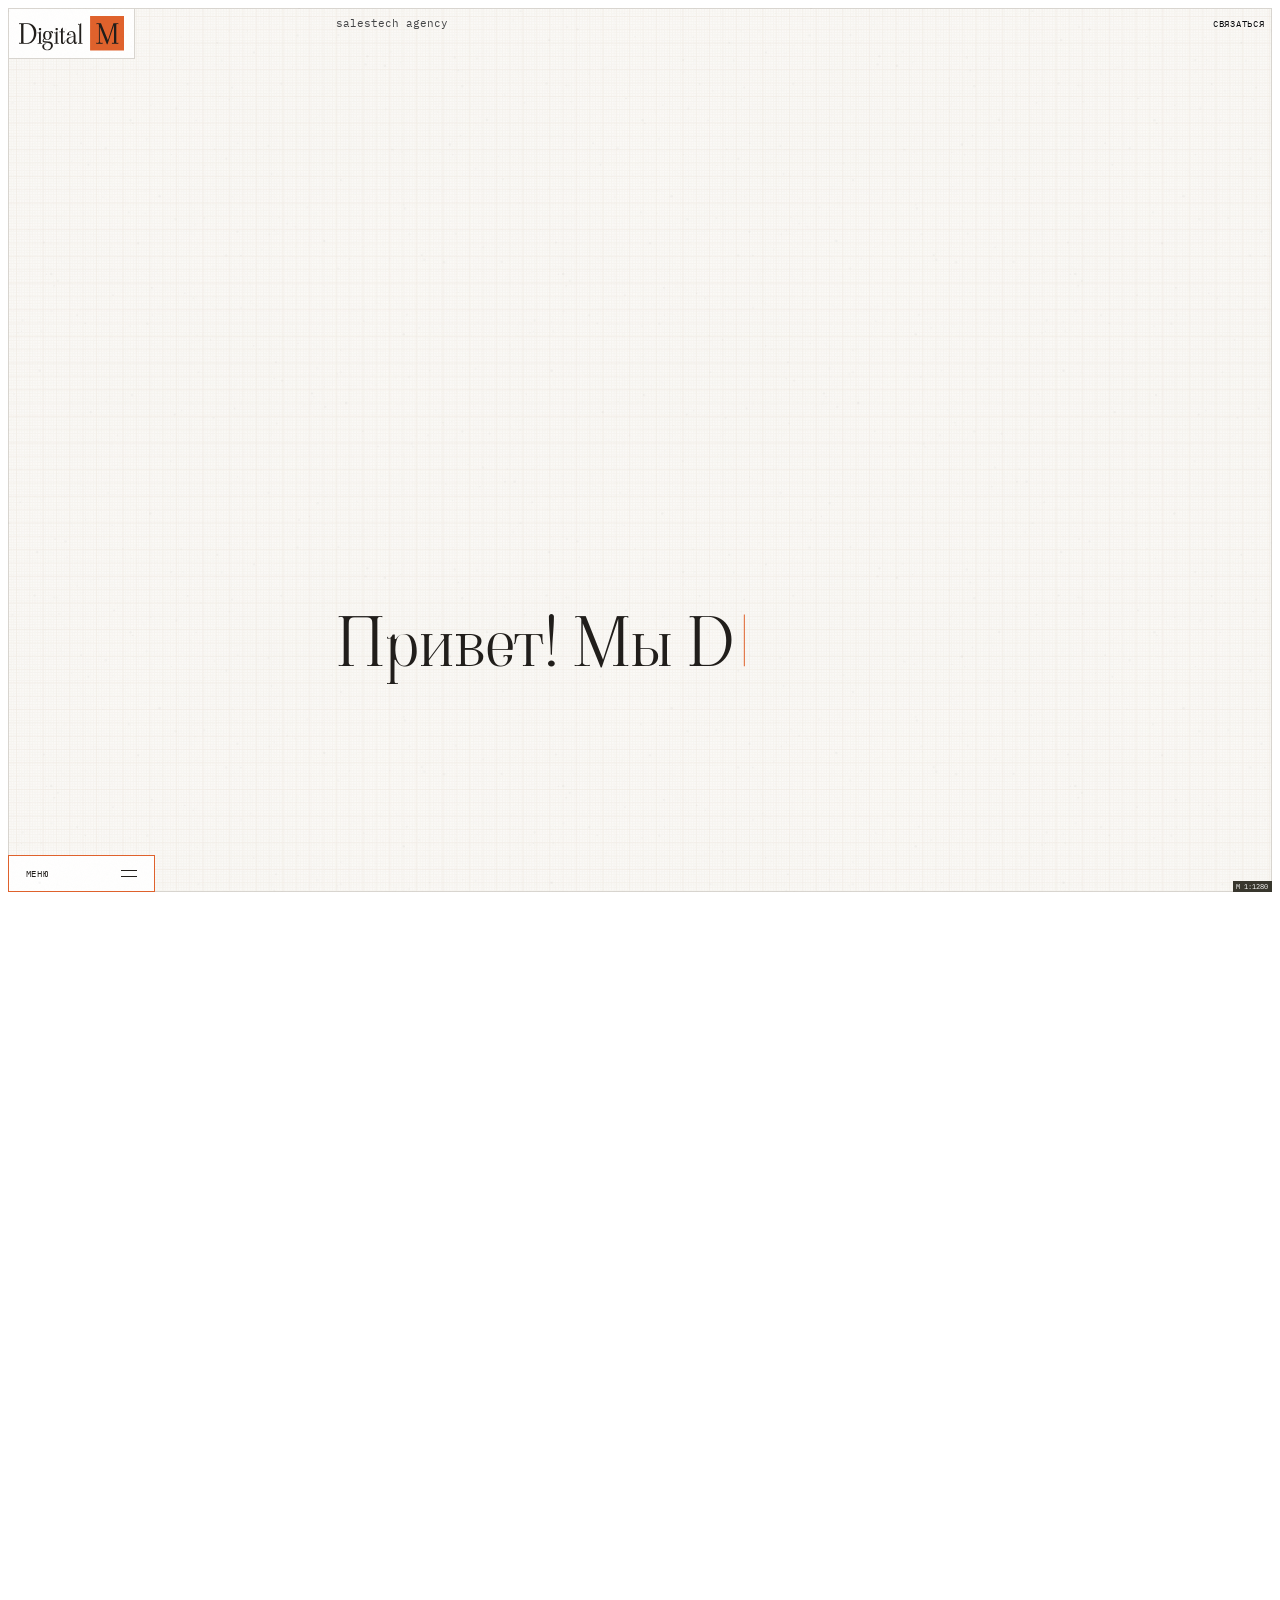
<file: index.html>
<!doctype html>
<html lang="ru">
<meta charset="utf-8">
<meta name="viewport" content="width=device-width, initial-scale=1">
<meta name="robots" content="noindex, nofollow">
<title>Digital M — четыре экрана</title>
<link rel="preconnect" href="https://fonts.googleapis.com">
<link rel="preconnect" href="https://fonts.gstatic.com" crossorigin>
<link href="https://fonts.googleapis.com/css2?family=IBM+Plex+Mono:wght@400&family=IBM+Plex+Sans:wght@400&family=Viaoda+Libre&display=swap" rel="stylesheet">
<style>
html{ font-size: calc(100vw / 120); }        
html{ scrollbar-width:none }
html::-webkit-scrollbar{ display:none }
:root{
  --paper:#FBFAF8; --ink:#211E1B; --sand:#E0C8A3; --teal:#417E8D; --terra:#E0622C;
  --mark-dark:#B9B5AC;
  --mark: var(--mark-dark);
  --pole: 0.75rem;     
  --col:  7rem;        
  --gut:  3rem;        
  --pad:  0.75rem;     
  --inset: 1rem;       
  --mark-inset: 0.25rem; 
  --ui-inset: 0.75rem;  
  --plate-h: 3.25rem;  
  --btn-size: 0.875rem;  
  --btn-h: 3.5rem;       
  --btn-pad: 1.5625rem;  
  --cross: 0.75rem;    
  --win: var(--paper);
  --win-ink: var(--ink);
  --mm: .25rem;
  --mm-mid: 1.25rem;
  --mm-major: 2.5rem;
  --vellum: #F6F2EC;
  --white: #FFFFFF;
  --ash: #D9D6D1;    
  --bark: #38362D;   
  --mm-c:       #F7F5F1;                                              
  --mm-mid-c:   color-mix(in srgb, #F2EDE6 41%, transparent);         
  --mm-major-c: color-mix(in srgb, #F2EDE6 37%, transparent);         
  --mm-w: .5px;   
  --paper-tex: none;
}
:root.paper-heron{ --paper-tex: url(paper-heron.png); }
:root.paper-white{ --paper-tex: url(paper-heron-white.png); }
@media (max-resolution: 1.5dppx){ :root{ --mm-w: 1px; } }
@media (max-resolution: 1.5dppx){ :root .svc:not(:last-child)::after, :root .f-line, :root .menu-panel a:last-of-type::after{ transform:none; } }   
*{box-sizing:border-box; margin:0}
html{ font-synthesis: none; -webkit-font-smoothing: antialiased; }
body{ background:var(--white); font-family:"IBM Plex Mono",ui-monospace,Menlo,monospace; color:var(--ink);
      font-weight:400; }
.sheet{ position:fixed; inset:0; z-index:1; padding:var(--pole); }
.window{
  position:relative; width:100%; height:100%; background:var(--win); color:var(--win-ink);
  background-image: var(--paper-tex);   
  background-size: 124px 124px;
  overflow:hidden;
  transition: background .35s ease, color .35s ease;
}
.window::before{ content:""; position:absolute; inset:0; pointer-events:none; z-index:1;
  background-image:
    linear-gradient(to right,  var(--mm-major-c) var(--mm-w), transparent var(--mm-w)),
    linear-gradient(to bottom, var(--mm-major-c) var(--mm-w), transparent var(--mm-w)),
    linear-gradient(to right,  var(--mm-mid-c) var(--mm-w), transparent var(--mm-w)),
    linear-gradient(to bottom, var(--mm-mid-c) var(--mm-w), transparent var(--mm-w)),
    linear-gradient(to right,  var(--mm-c) var(--mm-w), transparent var(--mm-w)),
    linear-gradient(to bottom, var(--mm-c) var(--mm-w), transparent var(--mm-w));
  background-size: var(--mm-major) var(--mm-major), var(--mm-major) var(--mm-major),
    var(--mm-mid) var(--mm-mid), var(--mm-mid) var(--mm-mid), var(--mm) var(--mm), var(--mm) var(--mm);
  background-position: var(--pad) var(--pad);
}
.window::after{ content:""; position:absolute; inset:0; pointer-events:none; z-index:4;
  border:1px solid var(--ash); }   
.x{ position:absolute; width:var(--cross); height:var(--cross); pointer-events:none; z-index:4 }
.x::before,.x::after{ content:""; position:absolute; background:var(--mark); }
.x::before{ left:0; top:50%; width:100%; height:1px; transform:translateY(-50%); }
.x::after{ top:0; left:50%; height:100%; width:1px; transform:translateX(-50%); }
.x.tl{ left:var(--mark-inset); top:var(--mark-inset); }
.x.tr{ right:var(--mark-inset); top:var(--mark-inset); }
.x.bl{ left:var(--mark-inset); bottom:var(--mark-inset); }
.x.br{ right:var(--mark-inset); bottom:var(--mark-inset); }
.x{ display:none; }
.plate{ position:absolute; z-index:5; width:13.75rem; height:var(--btn-h);   
        border:1px solid var(--mark-dark); background:var(--white);   
        display:flex; align-items:center; padding:0 var(--btn-pad);
        font-size:var(--btn-size); letter-spacing:.08em; text-transform:uppercase;
        cursor:pointer; overflow:hidden; }
.plate span{ position:relative; z-index:1; transition:color .25s ease; margin-right:auto; }
.plate i{ position:relative; z-index:1; width:1.5rem; height:1.5rem; flex:none; display:block; }
.plate i::before,.plate i::after{ content:""; position:absolute; left:0; top:50%;
          height:1px; width:100%; background:currentColor; transform-origin:center; }
.plate i::before{ transform:translateY(-3px); }
.plate i::after{  transform:translateY(3px); }
.plate::before{ content:""; position:absolute; inset:0; background:var(--terra);
        transform:scaleX(0); transform-origin:left; transition:transform .28s ease; }
.plate:hover::before{ transform:scaleX(1); }
.plate:hover span{ color:var(--paper); }
.plate:hover i::before,.plate:hover i::after{ background:var(--paper); }
.menu{ border-color:var(--terra); }
.logo{ cursor:pointer; position:absolute; z-index:5; left:0; top:0;
       padding:calc(var(--ui-inset) - 1px) calc(var(--inset) - 1px);
       background:var(--white); border:1px solid var(--ash);   
       color:var(--win-ink); line-height:0; }
.logo svg{ height:var(--plate-h); width:auto; display:block; }
.contact{ position:absolute; z-index:5; right:var(--ui-inset); top:var(--ui-inset);
          width:auto; height:auto; border:0; background:none; padding:0;
          line-height:1.5rem; overflow:visible; }
.contact::before{ content:none; }
.contact span{ transition:color .25s ease; margin-right:-.08em; }
.contact:hover span{ color:var(--terra); }
.menu{ left:0; bottom:0; }   
.scale{ position:absolute; z-index:5; right:0; bottom:0;
        font-size:0.6875rem; line-height:1rem;
        background:var(--bark); color:var(--white); padding:0 .375rem 0 .3125rem; }   
.grain, .grain-hot{ position:absolute; pointer-events:none; z-index:6;
                    mix-blend-mode:multiply; will-change:transform; }
.grain{ inset:0; opacity:.1; }   
.grain-hot{ top:0; left:0; width:34rem; height:34rem; opacity:.3;
            margin:-17rem 0 0 -17rem;             
            -webkit-mask-image: radial-gradient(circle at center, #000 0%, rgba(0,0,0,.55) 38%, transparent 70%);
                    mask-image: radial-gradient(circle at center, #000 0%, rgba(0,0,0,.55) 38%, transparent 70%); }
@media (prefers-reduced-motion:reduce){ .grain-hot{ display:none; } }
.fx{ position:absolute; inset:0; width:100%; height:100%; pointer-events:none; z-index:6; mix-blend-mode:multiply; }
.menu-wrap{
  position:absolute; z-index:5; left:0; bottom:var(--btn-h);
  width:13.75rem;   
  pointer-events:none;
}
.menu-wrap .x{ opacity:0; transition:opacity .2s ease .12s; }
.window.menu-open .menu-wrap .x{ opacity:1; }
.menu-wrap .x.tl{ left:calc(var(--cross)*-1); top:calc(var(--cross)*-1); }
.menu-wrap .x.tr{ right:calc(var(--cross)*-1); top:calc(var(--cross)*-1); }
.menu-wrap .x.br{ right:calc(var(--cross)*-1); bottom:calc(var(--cross)*-1); }
.menu-wrap .x.bl{ left:calc(var(--cross)*-1); bottom:calc(var(--btn-h) * -1 - var(--cross)); }
.menu-wrap .x.br{ right:calc(var(--cross)*-1); bottom:calc(var(--btn-h) * -1 - var(--cross)); }
.menu-panel{
  border:1px solid var(--terra); border-bottom:none; background:var(--white);   
  display:grid; overflow:hidden;
  transform:scaleY(0); transform-origin:bottom; opacity:0;
  transition:transform .28s ease, opacity .18s ease;
  pointer-events:none;
}
.menu-panel a{
  position:relative; height:var(--btn-h); display:flex; align-items:center;
  padding:0 var(--btn-pad); overflow:hidden;
  font-size:var(--btn-size); letter-spacing:.08em; text-transform:uppercase;
  color:inherit; text-decoration:none;
}
.menu-panel a:last-of-type{ position:relative; }
.menu-panel a:last-of-type::after{
  content:""; position:absolute; left:0; right:0; bottom:0; height:1px; z-index:2;
  transform:scaleY(.5); transform-origin:bottom;   
  background-image: repeating-linear-gradient(to right,
    var(--rule) 0 10px, transparent 10px 13px);
}
.menu-panel{ --rule: var(--terra); }
.menu-panel a span{ position:relative; z-index:1; transition:color .25s ease; }
.menu-panel a::before{ content:""; position:absolute; inset:0; background:var(--terra);
  transform:scaleX(0); transform-origin:left; transition:transform .28s ease; }
.menu-panel a:hover::before{ transform:scaleX(1); }
.menu-panel a:hover span{ color:var(--paper); }
.menu-contacts{ display:none; }   
.menu-panel a.inert{ color:var(--mark-dark); cursor:default; }
.menu-panel a.inert:hover::before{ transform:scaleX(0); }
.menu-panel a.inert:hover span{ color:var(--mark-dark); }
.window.menu-open .menu-panel{ transform:scaleY(1); opacity:1; pointer-events:auto; }
.window.menu-open .menu{ border-top:none; }
.plate i::before,.plate i::after{ transition:background .25s ease, transform .28s ease; }
.window.menu-open .menu i::before{ transform:translateY(0) rotate(45deg); }
.window.menu-open .menu i::after{  transform:translateY(0) rotate(-45deg); }
.stage{ position:absolute; inset:0; z-index:2; overflow:hidden; }
.belt{ position:absolute; inset:0; will-change:transform; }
.scene{ position:relative; width:100%; height:100%; }
.scene-hero{ display:grid;
  grid-template-columns: repeat(12, var(--col));
  grid-template-rows: 1fr;
  column-gap: var(--gut);
  padding: var(--pad);
  align-content:end;
}
.kicker{ position:absolute; z-index:5; left:30.75rem; top:.6125rem; width:27rem;   
        font-size:1rem; line-height:1.5rem; opacity:.75; }
.kicker, .contact{ mix-blend-mode:difference; color:var(--white); }
.contact span{ color:var(--white); }
.contact:hover span{ color:#1F9DD3; }
.hero-body{ grid-column: 1 / -1; display:grid; grid-template-columns: subgrid; align-items:end;
       padding-bottom:0; margin-bottom:-0.9925rem; }
.tezis{ grid-column: 4 / span 8; font-family:"Viaoda Libre",Georgia,serif;
        font-weight:400; font-size:6.25rem; line-height:6.75rem; }
.tezis{ position:relative; }
.tezis br.m{ display:none; }
.tezis.ждёт{ visibility:hidden; }
.tw{ visibility:hidden; }
.tw.on{ visibility:visible; }
.tw-tail{ display:inline; }
.cursor{ position:absolute; color:var(--terra); opacity:0; pointer-events:none; }
.cursor svg{ display:block; width:100%; height:100%; overflow:visible;
             transform-origin:50% 100%; transition:transform .42s cubic-bezier(.4,0,.2,1); }
.cursor .head{ opacity:0; transition:opacity .28s ease .18s; }
.cursor.typing{ opacity:1; animation:caret-blink 1.06s steps(1,end) infinite; }
.cursor.typing svg{ transform:scaleY(var(--k,1.4)); }
.cursor.done{ opacity:1; pointer-events:auto; cursor:pointer;
              animation:arrow-hint 1.9s ease-in-out infinite; }
.cursor.done .head{ opacity:1; }
.cursor.done:hover{ opacity:.7; }
@keyframes caret-blink{ 0%,52%{opacity:1} 53%,100%{opacity:0} }
@keyframes arrow-hint{ 0%,100%{transform:translateY(-.125rem)} 50%{transform:translateY(.25rem)} }
@media (prefers-reduced-motion:reduce){
  .tw{ visibility:visible; }
  .cursor{ animation:none; }
  .cursor.typing{ display:none; }
}
.scene-team{ display:grid;
  grid-template-columns: repeat(12, var(--col));
  column-gap: var(--gut);
  padding: 9.5rem var(--pad) 0;     
  align-content:start;
}
.marina{ grid-column: 4 / span 3; align-self:start; }
.staff{ grid-column: 8 / span 5; display:grid;
        grid-template-columns: 17rem 17rem; column-gap: 13rem; row-gap: 11rem;
        align-items:start; will-change:transform; }
.card{ display:block; }
.shot{ width:100%; aspect-ratio:1/1; overflow:hidden; background:var(--mark-dark); }
.shot img{ width:100%; height:100%; object-fit:cover; display:block; }
.role{ margin-top:2rem; font-family:"IBM Plex Mono",ui-monospace,monospace;
       font-size:1rem; line-height:1.5rem; color:var(--terra); }      
.name{ margin-top:1.625rem; font-family:"Viaoda Libre",Georgia,serif; font-weight:400;
       font-size:2.5rem; line-height:2.625rem; }  
.bio{ margin-top:1.25rem; font-family:"IBM Plex Sans",system-ui,sans-serif;
      font-size:1.125rem; line-height:1.75rem; letter-spacing:-.02em; }  
.scene-services{ display:grid;
  grid-template-columns: repeat(12, var(--col));
  column-gap: var(--gut);
  padding: 9.5rem var(--pad) 0;
  align-content:start;
}
.svc{ grid-column: 4 / span 9; display:grid; grid-template-columns: subgrid;
      padding: 2rem 0; will-change:transform; position:relative; }
.svc:not(:last-child)::after{ content:""; position:absolute; left:0; right:0; bottom:0; height:1px;
      transform:scaleY(.5); transform-origin:bottom;
      background: repeating-linear-gradient(to right, var(--mark) 0 .625rem, transparent .625rem .8125rem); }
.svc:first-child{ padding-top:0; }
.svc::after, .f .f-line{ clip-path:inset(0 100% 0 0);
      transition:clip-path .8s cubic-bezier(.215,.61,.355,1) var(--dl,0s); }
.svc.in::after, .f.in .f-line{ clip-path:inset(0 0 0 0); }
.svc-name{ grid-column: 1 / span 5; font-family:"Viaoda Libre",Georgia,serif;
           font-weight:400; font-size:6.25rem; line-height:6.75rem; }
.svc-list{ grid-column: 7 / span 3; }
.svc-list li{ list-style:none; }
.svc-list li{ font-family:"IBM Plex Sans",system-ui,sans-serif;
              font-size:1.125rem; line-height:1.75rem; letter-spacing:-.02em; }   
.scene-cases{ display:grid;
  grid-template-columns: repeat(12, var(--col));
  column-gap: var(--gut);
  padding: 9.5rem var(--pad) 0;
  align-content:start;
}
.cases-head{ grid-column: 4 / span 9; display:flex; justify-content:space-between; align-items:flex-end; }
.cases-title{ font-family:"Viaoda Libre",Georgia,serif; font-weight:400; font-size:6.25rem; line-height:6.75rem; margin-top:-.9375rem; }
.cases-nav{ display:flex; align-items:center; gap:1rem; padding-bottom:1rem; font-size:1rem; line-height:1.5rem; }
.cases-arrow{ font:inherit; color:inherit; background:none; border:0; padding:.25rem .5rem; cursor:pointer;
              transition:color .25s ease; }
.cases-arrow:hover{ color:var(--terra); }
.cases-arrow:disabled{ color:var(--mark-dark); cursor:default; }
.cases-tape{ grid-column: 4 / -1; margin-right: calc(-1 * var(--pad)); margin-top:2.5rem; overflow:hidden; }
.cases-track{ display:flex; gap:var(--gut); transition:transform .7s cubic-bezier(.215,.61,.355,1); will-change:transform; }
.case{ flex:0 0 min(57rem, calc((100vh - 35rem) * 16 / 9)); }
.case > *{ --u: 1rem; }   
.case-body{ display:grid; grid-template-columns: minmax(0, 1fr) minmax(0, 1fr); column-gap:calc(3 * var(--u));
            margin-top:calc(1.5 * var(--u)); }
.case-name{ font-family:"Viaoda Libre",Georgia,serif; font-weight:400; font-size:max(calc(2.5 * var(--u)), 2rem); line-height:max(calc(2.625 * var(--u)), 2.125rem); }
.case-desc{ margin-top:calc(1 * var(--u)); font-family:"IBM Plex Sans",system-ui,sans-serif;
            font-size:max(calc(1.125 * var(--u)), 1rem); line-height:max(calc(1.75 * var(--u)), 1.5rem); letter-spacing:-.02em; }   
.case-shot{ position:relative; aspect-ratio:16 / 9; overflow:hidden; background:var(--mark); }
.case-shot img{ width:100%; height:100%; object-fit:cover; display:block; }
.case-chips{ position:absolute; right:calc(.75 * var(--u)); bottom:calc(.75 * var(--u)); display:flex; gap:calc(.25 * var(--u)); margin:0; padding:0; }
.case-chips li{ list-style:none; background:var(--white); padding:calc(.25 * var(--u)) calc(.5 * var(--u));
                font-size:max(calc(.75 * var(--u)), .6875rem); line-height:max(calc(1 * var(--u)), .9375rem); }
.case-nums{ display:grid; grid-template-columns: repeat(2, minmax(0, 1fr)); column-gap:calc(1.5 * var(--u));
            padding-top:0; align-content:start; }   
.num b{ display:block; font-weight:400; font-size:1.5rem; line-height:1.75rem; color:var(--terra);   
        padding-bottom:.8125rem; position:relative; white-space:nowrap; }   
.num b::after{ content:""; position:absolute; left:0; right:0; bottom:0; height:1px;
      background: repeating-linear-gradient(to right, var(--terra) 0 .625rem, transparent .625rem .8125rem); }
.num span{ display:block; margin-top:calc(.75 * var(--u));   
           font-size:max(calc(1 * var(--u)), .875rem); line-height:max(calc(1.25 * var(--u)), 1.125rem); }   
.scene-form{ display:grid;
  grid-template-columns: repeat(12, var(--col));
  column-gap: var(--gut);
  padding: 9.5rem var(--pad) 0;
  align-content:start;
}
.form-head{ grid-column: 4 / span 6; font-family:"Viaoda Libre",Georgia,serif;
            font-weight:400; font-size:6.25rem; line-height:6.75rem; will-change:transform; }
.form-grid{ grid-column: 4 / span 8; display:grid; grid-template-columns: 1fr 1fr;
            column-gap: var(--gut); margin-top:2rem; }
.f{ position:relative; height:6rem; will-change:transform; }
.f.wide{ grid-column: 1 / -1; }
.f.tall{ height:9rem; }
.f textarea{ position:absolute; left:0; bottom:1rem; top:3rem; width:100%;
          border:0; background:transparent; color:inherit; outline:none; resize:none;
          font-family:"IBM Plex Sans",system-ui,sans-serif; font-size:2rem;
          line-height:2.75rem; letter-spacing:-.02em; }
.f.tall .f-file{ position:absolute; right:0; top:1.25rem; height:1.5rem;
         cursor:pointer; display:flex; align-items:center; z-index:2; }
.f-file input{ position:absolute; width:1px; height:1px; opacity:0; pointer-events:none; }
.f-file b{ font-weight:400; font-family:"IBM Plex Mono",ui-monospace,monospace;
           font-size:var(--btn-size); letter-spacing:.08em; text-transform:uppercase;
           color:var(--mark-dark); transition:color .25s ease; }
.f-file:hover b{ color:var(--terra); }
.f-file.has b{ color:var(--win-ink); }
.f-label{ position:absolute; left:0; top:1.25rem; pointer-events:none;
          font-family:"IBM Plex Mono",ui-monospace,monospace; font-size:var(--btn-size);
          line-height:1.5rem; letter-spacing:.08em; text-transform:uppercase;
          color:var(--mark-dark); }
.f input{ position:absolute; left:0; bottom:1rem; width:100%; height:2.25rem;
          border:0; background:transparent; color:inherit; outline:none;
          font-family:"IBM Plex Sans",system-ui,sans-serif; font-size:2rem;
          line-height:2.25rem; letter-spacing:-.02em; }
.f-line{ position:absolute; left:0; right:0; bottom:0; height:1px; background:var(--mark);
        transform:scaleY(.5); transform-origin:bottom; }   
.f-line::after{ content:""; position:absolute; inset:0; background:var(--terra);
          transform:scaleX(0); transform-origin:left; transition:transform .28s ease; }
.f:focus-within .f-line::after{ transform:scaleX(1); }
.form-send{ grid-column: 1 / -1; margin-top:0; width:100%; height:7rem;
            border:0; background:transparent; color:inherit;
            font-family:"IBM Plex Mono",ui-monospace,monospace; font-size:var(--btn-size);
            letter-spacing:.08em; text-transform:uppercase; text-align:left;
            padding:0; cursor:pointer; position:relative;
            display:flex; align-items:center; will-change:transform; }
.form-send span{ position:relative; z-index:1; padding-left:var(--btn-pad);
            transition:color .25s ease; }
.form-send::before{ content:""; position:absolute; inset:-1px 0 0 0; background:var(--terra);
            transform:scaleX(0); transform-origin:left; transition:transform .28s ease; }
.form-send:hover::before{ transform:scaleX(1); }
.form-send:hover span{ color:var(--paper); }
.form-info{ position:absolute; left:30.75rem; right:var(--pad); bottom:.4375rem;
            margin:0; padding:0; border:0;
            display:grid; grid-template-columns: repeat(3, 1fr); column-gap: var(--gut);
            will-change:transform; }   
.form-info div{ display:block; }
.form-info dt{ font-family:"IBM Plex Mono",ui-monospace,monospace; font-size:var(--btn-size);
               line-height:1.5rem; letter-spacing:.08em; text-transform:uppercase;
               color:var(--mark-dark); }
.form-info dd{ margin:.75rem 0 0; font-family:"IBM Plex Sans",system-ui,sans-serif;
               font-size:1.5rem; line-height:2.25rem; }
.form-info dd.fish{ }
.form-info a, .form-info .lnk{ color:inherit; text-decoration:none; cursor:pointer;
            transition:color .25s ease; }
.form-info a:hover, .form-info .lnk:hover{ color:var(--terra); }
.form-info .lnk + .lnk{ margin-left:1.5rem; }
.window.paper{ --win:var(--paper); --win-ink:var(--ink);   --mark:var(--mark-dark); }   
.window.sand { --win:var(--sand);  --win-ink:var(--ink);   --mark:var(--paper); }
.window.teal { --win:var(--teal);  --win-ink:var(--paper); --mark:var(--paper); }
.window.ink  { --win:var(--ink);   --win-ink:var(--paper); --mark:var(--paper); }
</style>
<link rel="stylesheet" href="mobile.css?v=0210l" media="(max-width: 767px)">
<div class="sheet">
  <div class="window paper" id="win">
    <span class="x tl"></span><span class="x tr"></span><span class="x bl"></span><span class="x br"></span>
    <div class="grain" id="grain"></div>
    <div class="grain-hot" id="grainHot"></div>
    <div class="stage">
    <div class="belt" id="belt">
    <section class="scene scene-hero" id="hero">
      <div class="hero-body">
        <h1 class="tezis">Привет!<br class="m"> Мы Digital&nbsp;M. <br>Просто и&nbsp;быстро<br class="m"> о&nbsp;том, <br class="d">кто мы<br class="m"> и&nbsp;что умеем.<br><span class="tw-tail">&#8203;</span></h1>
        <script>
          (function(){
            var h = document.currentScript.previousElementSibling;
            h.classList.add('ждёт');
            setTimeout(function(){ h.classList.remove('ждёт'); }, 4000);
          })();
        </script>
      </div>
    </section>
    <section class="scene scene-team" id="team">
      <article class="card marina">
        <div class="shot"><img src="foto/marina.png" alt=""></div>
        <div class="role accent">CEO, управляющий партнер</div>
        <h2 class="name">Марина <br>Зрилова</h2>
        <p class="bio">Опыт в&nbsp;digital 15&nbsp;лет. Строю партнерские отношения вдолгую и&nbsp;с&nbsp;направленностью на&nbsp;результат. Средний срок контракта 3&nbsp;года</p>
      </article>
      <div class="staff" id="staff">
          <article class="card">
            <div class="shot"><img src="foto/anastasia.png" alt=""></div>
            <div class="role">директор по развитию</div>
            <h2 class="name">Анастасия <br>Шелехова</h2>
            <p class="bio">Эксперт в&nbsp;digital 7 лет. 4&nbsp;высших образования.<br>Нахожу идеальное решение для&nbsp;вашей бизнес-задачи</p>
          </article>
          <article class="card">
            <div class="shot"><img src="foto/anna.png" alt=""></div>
            <div class="role">медиадиректор</div>
            <h2 class="name">Анна <br>Стец</h2>
            <p class="bio">Опыт в&nbsp;диджитал 10&nbsp;лет.<br>Поиск новых источников трафика, медиа-миксов, новых технологий, обзор медиарынка, трендов</p>
          </article>
          <article class="card">
            <div class="shot"><img src="foto/varvara.png" alt=""></div>
            <div class="role">performance-директор</div>
            <h2 class="name">Варвара <br>Негробова</h2>
            <p class="bio">Эксперт в&nbsp;digital 13&nbsp;лет. Опыт маркетолога на стороне клиента и диджитал-менеджера помогает выстроить четкий бизнес-процесс для&nbsp;быстрой и&nbsp;качественной работы с&nbsp;клиентами</p>
          </article>
          <article class="card">
            <div class="shot"><img src="foto/maria.png" alt=""></div>
            <div class="role">SM-директор</div>
            <h2 class="name">Мария <br>Барабанова</h2>
            <p class="bio">Опыт в&nbsp;digital 8&nbsp;лет.<br>Успешное создание смм-стратегий и&nbsp;реализация btl-кампаний и спецпроектов</p>
          </article>
      </div>
    </section>
    <section class="scene scene-services" id="services">
      <div class="svc">
        <h2 class="svc-name">Brandformance</h2>
        <ul class="svc-list"><li>performance-маркетинг</li><li>медийная реклама</li><li>контекстная реклама</li></ul>
      </div>
      <div class="svc">
        <h2 class="svc-name">Social Media</h2>
        <ul class="svc-list"><li>инфлюэнс-маркетинг</li><li>smm-стратегии</li><li>создание контента / продвижение / публикации / модерация</li><li>посевы в&nbsp;пабликах</li><li>спецпроекты</li></ul>
      </div>
      <div class="svc">
        <h2 class="svc-name">Promo</h2>
        <ul class="svc-list"><li>чековые промо под&nbsp;ключ</li><li>креативные идеи и&nbsp;адаптация под&nbsp;форматы</li><li>варианты механики</li><li>создание промо-сайтов</li><li>размещение</li><li>модерация чеков</li></ul>
      </div>
    </section>
    <section class="scene scene-cases" id="cases">
      <div class="cases-head">
        <h2 class="cases-title">Кейсы</h2>
        <div class="cases-nav" id="casesNav">
          <button class="cases-arrow" data-dir="-1" aria-label="предыдущий кейс">←</button>
          <span class="cases-count" id="casesCount">01 / 02</span>
          <button class="cases-arrow" data-dir="1" aria-label="следующий кейс">→</button>
        </div>
      </div>
      <div class="cases-tape">
        <div class="cases-track" id="casesTrack">
          <article class="case">
            <div class="case-shot"><img src="foto/case-saan.jpg" alt="">
              <ul class="case-chips"><li>медиа</li><li>контекст</li><li>классифайды</li><li>таргет</li></ul></div>
            <div class="case-body"><div class="case-text">
              <h3 class="case-name">МФК SAAN</h3>
              <p class="case-desc">Держим проект в&nbsp;ТОП-3 по&nbsp;продажам без роста бюджета: перестроили медиа под&nbsp;бизнес-цели.</p>
            </div>
            <div class="case-nums">
              <div class="num"><b>ТОП-3</b><span>по продажам в&nbsp;конкурентном поле</span></div>
              <div class="num"><b>x2 раза</b><span>рост доли внутренних продаж</span></div>
            </div></div>
          </article>
          <article class="case">
            <div class="case-shot"><img src="foto/case-brusnika.jpg" alt="">
              <ul class="case-chips"><li>flash-активация</li><li>production</li><li>медиа</li></ul></div>
            <div class="case-body"><div class="case-text">
              <h3 class="case-name">Брусника</h3>
              <p class="case-desc">«Обменяю 20&nbsp;см² на&nbsp;20&nbsp;м²»&nbsp;— сервис обмена жилья через самого знаменитого жителя Фонтанки.</p>
            </div>
            <div class="case-nums">
              <div class="num"><b>&gt;500 тыс</b><span>общий охват</span></div>
              <div class="num"><b>&gt;300</b><span>реакций и&nbsp;репостов</span></div>
            </div></div>
          </article>
        </div>
      </div>
    </section>
    <section class="scene scene-form" id="form">
      <h2 class="form-head">Связаться с&nbsp;нами</h2>
      <form class="form-grid" id="formGrid" onsubmit="return false">
        <div class="f"><span class="f-label">имя</span><input type="text" aria-label="имя"><span class="f-line"></span></div>
        <div class="f"><span class="f-label">компания</span><input type="text" aria-label="компания"><span class="f-line"></span></div>
        <div class="f"><span class="f-label">почта</span><input type="email" aria-label="почта"><span class="f-line"></span></div>
        <div class="f"><span class="f-label">телефон</span><input type="tel" aria-label="телефон"><span class="f-line"></span></div>
        <div class="f wide tall">
          <span class="f-label">задача</span>
          <label class="f-file" id="fileRow"><b>прикрепить файл</b><input type="file" id="fileInput"></label>
          <textarea aria-label="задача" rows="3"></textarea>
          <span class="f-line"></span>
        </div>
        <button class="form-send" type="submit"><span>отправить</span></button>
      </form>
      <dl class="form-info">
        <div><dt>телефон</dt><dd class="fish"><span class="lnk">+7 000 000-00-00</span></dd></div>
        <div><dt>почта</dt><dd><a href="mailto:info@digitalm.agency">info@digitalm.agency</a></dd></div>
        <div><dt>мессенджеры</dt><dd class="fish"><span class="lnk">телеграм</span><span class="lnk">вотсап</span><span class="lnk">макс</span></dd></div>
      </dl>
    </section>
    </div>
    </div>
    <div class="kicker">salestech agency</div>
    <div class="logo"><svg class="logo-svg" viewBox="0 0 476 156" fill="none" xmlns="http://www.w3.org/2000/svg">
<g clip-path="url(#clip0_4_1129)">
<rect x="320" width="156" height="156" fill="#E0622C"/>
<path d="M369.104 32.7461L400.194 109.627L425.126 32.7871L425.267 32.3555H447.256V36.9082L446.442 36.6514C444.931 36.1741 443.56 35.9424 442.325 35.9424C440.894 35.9424 439.837 36.3527 439.077 37.1123C438.416 37.7737 438.03 38.8168 438.03 40.3604V116.62C438.03 118.144 438.407 119.239 439.078 119.99C439.834 120.666 440.892 121.038 442.325 121.038C443.56 121.038 444.931 120.806 446.442 120.329L447.256 120.072V124.625H418.33V120.086L419.135 120.327C420.737 120.808 422.11 121.038 423.261 121.038C424.711 121.038 425.719 120.658 426.386 119.991C427.139 119.237 427.556 118.144 427.556 116.62V41.5449L398.369 127.086H395.657L395.499 126.696L363.743 48.8486L363.861 116.619C363.861 117.929 364.458 118.968 365.766 119.771C367.208 120.605 368.98 121.038 371.108 121.038C372.685 121.038 374.265 120.802 375.849 120.327L376.653 120.086V124.625H347.605V120.072L348.419 120.329C349.916 120.802 351.451 121.038 353.027 121.038C355.072 121.038 356.709 120.606 357.977 119.786C359.206 118.99 359.782 117.95 359.782 116.62V40.3604C359.782 38.9797 359.285 37.9366 358.3 37.1621C357.295 36.3726 355.888 35.9425 354.012 35.9424C352.691 35.9424 351.234 36.176 349.64 36.6543L348.836 36.8955V32.3555H368.947L369.104 32.7461Z" fill="#211E1B"/>
<path fill-rule="evenodd" clip-rule="evenodd" d="M127.422 67.8574C132.107 67.8574 136.089 68.9632 139.334 71.208C140.293 70.3337 141.402 69.6174 142.658 69.0576L143.222 68.8057C144.531 68.2559 145.802 67.9717 147.03 67.9717C147.861 67.9717 148.556 68.0439 149.051 68.2324C150.29 68.6454 151.331 69.3491 152.163 70.3389C153.08 71.2631 153.583 72.3201 153.583 73.498C153.583 74.4301 153.21 75.3549 152.552 76.2598L152.547 76.2666L152.541 76.2734C152.14 76.7947 151.737 77.2159 151.329 77.5107C150.921 77.8056 150.472 77.999 149.994 77.999C149.213 77.999 148.584 77.5934 148.117 76.9395C147.709 76.3677 147.236 75.5354 146.699 74.4619L146.691 74.4463C146.164 73.3157 145.727 72.5222 145.381 72.0381L145.37 72.0225L145.36 72.0059C145.043 71.4987 144.727 71.3095 144.434 71.2676L144.396 71.2617L144.361 71.252C143.986 71.1518 143.522 71.2036 142.933 71.5146C142.449 71.7697 141.908 72.1873 141.309 72.7871C143.126 74.5243 144.506 76.6271 145.447 79.0889C146.464 81.7472 146.971 84.5596 146.971 87.5205C146.971 93.2654 145.376 97.9837 142.139 101.616C138.939 105.292 133.985 107.069 127.422 107.069C122.285 107.069 118.043 105.816 114.749 103.26C113.387 103.697 112.461 104.476 111.907 105.584L111.903 105.591L111.9 105.597C111.258 106.811 110.947 108.003 110.947 109.181C110.947 109.995 111.13 110.678 111.477 111.251C111.824 111.825 112.356 112.325 113.104 112.737C114.618 113.573 116.971 114.027 120.24 114.027H120.252L132.563 114.256C139.123 114.334 144.136 116.149 147.481 119.807L147.794 120.14C150.965 123.606 152.557 127.715 152.557 132.437C152.557 136.28 151.495 139.888 149.386 143.25L149.387 143.251C147.273 146.695 144.302 149.466 140.491 151.565C136.664 153.674 132.302 154.722 127.422 154.722C123.313 154.722 119.502 153.946 115.996 152.388L115.991 152.386C112.566 150.829 109.82 148.716 107.773 146.04L107.771 146.038C105.792 143.426 104.795 140.52 104.795 137.339C104.795 135.094 105.398 132.9 106.584 130.765L106.589 130.756C107.796 128.663 109.674 126.918 112.182 125.508L112.188 125.504C114.814 124.072 118.079 123.375 121.95 123.375H122.575V125.537H121.95C118.255 125.537 115.983 126.605 114.852 128.534C113.638 130.605 112.999 133.521 112.999 137.339C112.999 141.18 114.131 144.403 116.381 147.043L116.603 147.297L116.607 147.303C118.962 150.014 122.527 151.419 127.422 151.419C132.679 151.419 136.673 149.797 139.494 146.614L139.504 146.603C142.405 143.484 143.896 139.057 143.896 133.234C143.896 129.048 142.115 125.949 138.509 123.857C134.85 121.736 129.282 120.636 121.722 120.636C116.745 120.636 112.915 119.959 110.308 118.535C108.995 117.818 107.979 116.905 107.295 115.783C106.61 114.66 106.277 113.364 106.277 111.916C106.277 109.816 106.884 107.698 108.065 105.571L108.069 105.563L108.074 105.556C109.211 103.638 110.819 102.249 112.879 101.393C109.9 97.9578 108.443 93.3095 108.443 87.5205C108.443 82.073 110.003 77.4419 113.147 73.668C116.338 69.7628 121.138 67.8574 127.422 67.8574ZM127.422 70.4756C125.575 70.4756 124.04 70.8732 122.789 71.6377C121.54 72.4012 120.532 73.5556 119.778 75.1357L119.775 75.1406C118.235 78.295 117.445 82.4102 117.445 87.5205C117.445 92.9466 118.201 97.1326 119.662 100.128C120.409 101.583 121.418 102.652 122.684 103.363C123.957 104.078 125.528 104.451 127.422 104.451C129.356 104.451 130.956 104.078 132.249 103.361C133.537 102.648 134.555 101.575 135.302 100.117L135.307 100.106C136.91 97.1178 137.741 92.9403 137.741 87.5205C137.741 82.4137 136.914 78.3027 135.302 75.1514L135.299 75.1455C134.509 73.5652 133.465 72.408 132.176 71.6416C130.885 70.874 129.309 70.4756 127.422 70.4756Z" fill="currentColor"/>
<path fill-rule="evenodd" clip-rule="evenodd" d="M234.967 67.7432C239.614 67.7433 243.405 68.8266 246.279 71.0557L246.812 71.458C249.257 73.3625 251.056 75.639 252.189 78.2871L252.641 79.3965C253.736 82.1711 254.287 84.9561 254.287 87.748V112.486C254.287 115.311 254.592 117.346 255.149 118.653C255.425 119.3 255.75 119.737 256.1 120.01C256.44 120.275 256.835 120.411 257.311 120.411C257.754 120.411 258.272 120.133 258.83 119.227L258.837 119.216C259.468 118.234 259.764 117.285 259.764 116.362V115.737H262.153V116.362C262.153 119.307 261.232 121.658 259.326 123.321L259.327 123.322C257.543 124.944 255.456 125.765 253.093 125.766C251.709 125.766 250.507 125.46 249.525 124.806C248.541 124.149 247.831 123.177 247.376 121.936L247.372 121.927L247.369 121.918C246.578 119.545 246.197 116.275 246.197 112.145V112.06C246.079 112.405 245.953 112.765 245.818 113.139L245.819 113.14C244.796 116.21 242.951 119.065 240.311 121.706C237.59 124.426 234 125.766 229.608 125.766C225.215 125.766 221.49 124.426 218.476 121.729L218.469 121.724C215.423 118.918 213.935 114.972 213.935 109.979C213.935 106.326 215.173 103.204 217.646 100.651C220.06 98.0832 222.729 96.3099 225.653 95.3613L225.658 95.3604C227.125 94.8973 228.815 94.4742 230.725 94.0918C232.698 93.6363 234.03 93.3322 234.717 93.1797L234.729 93.1768C238.521 92.4185 241.342 91.7403 243.208 91.1436C244.974 90.5049 245.877 89.7208 246.195 88.8916C246.181 83.5482 245.135 79.1407 243.091 75.6367L243.086 75.6289C241.165 72.2134 237.938 70.4758 233.257 70.4756C230.392 70.4756 228.319 71.4989 226.933 73.5059L226.934 73.5068C225.584 75.4963 224.876 78.2472 224.876 81.8203C224.876 82.7232 225.049 83.2612 225.28 83.5576C225.357 83.6241 225.533 83.7243 225.894 83.8027C226.27 83.8846 226.783 83.9316 227.442 83.9316C228.181 83.9316 228.784 83.7642 229.277 83.4561C229.773 83.146 229.896 82.8624 229.896 82.6182V81.9932H232.172V86.3213H215.987V85.6963C215.987 82.8325 216.824 80.0241 218.471 77.2803C220.122 74.453 222.401 72.176 225.299 70.4531C228.21 68.6458 231.438 67.7432 234.967 67.7432ZM245.634 92.793C244.851 93.0278 243.883 93.2597 242.736 93.4893C237.813 94.7772 234.236 95.8336 231.989 96.6572L231.987 96.6582C228.498 97.9203 225.996 99.6805 224.418 101.904L224.413 101.912C222.822 104.082 222.025 106.536 222.025 109.294C222.025 112.513 222.9 115.346 224.641 117.816C226.408 120.144 228.909 121.323 232.23 121.323C234.63 121.323 236.878 120.376 238.986 118.413C241.129 116.418 242.83 114.053 244.089 111.313C245.364 108.538 245.97 106.277 245.97 104.506V92.6826C245.863 92.7201 245.751 92.7579 245.634 92.793Z" fill="currentColor"/>
<path d="M197.361 70.0225H206.706V72.9824H197.355L197.243 112.487C197.243 115.497 197.509 117.594 197.991 118.85C198.257 119.409 198.578 119.79 198.937 120.034C199.295 120.278 199.73 120.411 200.267 120.411C201.561 120.411 202.636 119.844 203.521 118.618C204.464 117.313 205.155 115.861 205.592 114.26L205.594 114.251L205.597 114.242C206.123 112.513 206.367 111.215 206.367 110.32V109.695H208.758V110.32C208.758 112.546 208.24 114.87 207.227 117.287L207.225 117.294C206.201 119.657 204.739 121.672 202.844 123.33L202.843 123.331C200.979 124.952 198.78 125.765 196.276 125.765C194.796 125.765 193.518 125.485 192.484 124.882C191.441 124.273 190.687 123.36 190.223 122.177L190.218 122.164L190.214 122.151C189.42 119.849 189.04 116.575 189.04 112.372V72.9824H181.515V70.0225H189.04V57.8252H189.665C191.109 57.825 192.074 57.3528 192.69 56.4902L192.698 56.4785L192.707 56.4678C193.473 55.4926 193.827 54.5228 193.827 53.5479V52.9229H197.476L197.361 70.0225Z" fill="currentColor"/>
<path fill-rule="evenodd" clip-rule="evenodd" d="M38.9268 32.3555C46.0902 32.3555 52.6803 34.1895 58.6836 37.8574L59.251 38.2061C65.0716 41.8527 69.6751 46.9069 73.0596 53.3535C76.5564 60.0141 78.2968 67.5783 78.2969 76.0303C78.2969 84.5664 76.5148 92.5722 72.9473 100.039C69.4637 107.502 64.6854 113.49 58.6094 117.984C52.6039 122.405 46.0373 124.625 38.9268 124.625H0.294922V120.072L1.1084 120.329C2.61961 120.806 3.99 121.038 5.22461 121.038C6.6755 121.038 7.68264 120.658 8.34961 119.991C9.10349 119.237 9.51953 118.144 9.51953 116.62V40.3604C9.51951 38.8329 9.10217 37.7974 8.37109 37.1328L8.34961 37.1133L8.3291 37.0908C7.65859 36.3534 6.65851 35.9424 5.22461 35.9424C3.99004 35.9424 2.61956 36.1742 1.1084 36.6514L0.294922 36.9082V32.3555H38.9268ZM25.1514 35.5732C23.813 35.5732 22.5885 35.9795 21.4619 36.8057L21.4551 36.8105L21.4541 36.8096C20.523 37.4749 19.9951 38.6023 19.9951 40.3604V116.62C19.9951 118.373 20.5206 119.498 21.4463 120.164C22.5718 120.912 23.8019 121.284 25.1514 121.284H36.2207C40.7496 121.284 45.3899 119.776 50.1504 116.71L50.1543 116.707C54.958 113.665 59.0311 108.923 62.3555 102.437C65.6604 95.906 67.3301 87.769 67.3301 77.998C67.33 70.4552 65.8705 63.45 62.957 56.9756L62.9531 56.9678C60.1176 50.4056 56.2802 45.2041 51.4512 41.3408L51.4473 41.3369C46.7068 37.4804 41.6358 35.5732 36.2207 35.5732H25.1514Z" fill="currentColor"/>
<path d="M98.2959 117.16C98.2959 119.111 98.4479 120.464 98.7148 121.277C98.8556 121.602 99.0574 121.825 99.3203 121.976C99.5991 122.135 99.9877 122.235 100.521 122.235C101.032 122.235 101.908 122.069 103.194 121.69L103.995 121.455V124.625H83.9346V121.455L84.7373 121.69C86.0234 122.069 86.899 122.235 87.4102 122.235C88.6326 122.235 89.2024 121.845 89.4502 121.264C89.7879 120.383 89.9775 119.032 89.9775 117.16V77.4062C89.0138 77.6484 88.0052 77.7705 86.9541 77.7705C86.376 77.7705 85.5413 77.6899 84.4717 77.5371L83.9346 77.46V73.2148H86.2119V73.8398C86.2119 74.1196 86.3354 74.3985 86.7334 74.6875C87.2317 74.9945 87.7938 75.1533 88.4365 75.1533C89.3154 75.1532 90.1118 74.815 90.8447 74.082C91.6416 73.2851 92.643 72.0284 93.8516 70.291L94.0381 70.0234H98.2959V117.16Z" fill="currentColor"/>
<path d="M173.296 117.16C173.296 119.111 173.448 120.464 173.715 121.277C173.856 121.602 174.057 121.825 174.32 121.976C174.599 122.135 174.988 122.235 175.521 122.235C176.032 122.235 176.908 122.069 178.194 121.69L178.995 121.455V124.625H158.935V121.455L159.737 121.69C161.023 122.069 161.899 122.235 162.41 122.235C163.633 122.235 164.202 121.845 164.45 121.264C164.788 120.383 164.978 119.032 164.978 117.16V77.4062C164.014 77.6484 163.005 77.7705 161.954 77.7705C161.376 77.7705 160.541 77.6899 159.472 77.5371L158.935 77.46V73.2148H161.212V73.8398C161.212 74.1196 161.335 74.3985 161.733 74.6875C162.232 74.9945 162.794 75.1533 163.437 75.1533C164.315 75.1532 165.112 74.815 165.845 74.082C166.642 73.2851 167.643 72.0284 168.852 70.291L169.038 70.0234H173.296V117.16Z" fill="currentColor"/>
<path d="M280.016 117.161C280.016 119.109 280.167 120.461 280.434 121.274C280.574 121.6 280.776 121.825 281.04 121.976C281.319 122.135 281.707 122.234 282.24 122.234C282.751 122.234 283.627 122.069 284.914 121.69L285.715 121.454V124.625H265.655V121.454L266.457 121.69C267.743 122.069 268.619 122.234 269.13 122.234C270.354 122.234 270.924 121.844 271.171 121.261C271.508 120.38 271.697 119.03 271.697 117.16V39.8613C271.08 39.9782 270.413 40.0371 269.7 40.0371C268.592 40.0371 267.413 39.9185 266.165 39.6846L265.655 39.5889V35.3672H267.932V35.9922C267.932 36.0839 268.025 36.3707 268.737 36.8047C269.496 37.1452 270.195 37.3046 270.84 37.3047C272.469 37.3046 273.857 36.8817 275.031 36.0557C276.173 35.1779 276.713 34.1055 276.713 32.7998V32.1748H280.13L280.016 117.161Z" fill="currentColor"/>
<path d="M94.5928 53.835C96.1046 53.8351 97.3994 54.3428 98.4326 55.3652C99.5397 56.309 100.119 57.5005 100.119 58.9062C100.119 60.3644 99.596 61.5985 98.5488 62.5586C97.5027 63.5175 96.165 63.9764 94.5928 63.9766C93.0864 63.9766 91.7898 63.5116 90.75 62.5586C89.7027 61.5985 89.1798 60.3645 89.1797 58.9062C89.1797 57.4478 89.7025 56.2131 90.75 55.2529C91.7898 54.3 93.0864 53.835 94.5928 53.835Z" fill="currentColor"/>
<path d="M169.593 53.835C171.105 53.8351 172.399 54.3428 173.433 55.3652C174.54 56.309 175.119 57.5005 175.119 58.9062C175.119 60.3644 174.596 61.5985 173.549 62.5586C172.503 63.5175 171.165 63.9764 169.593 63.9766C168.086 63.9766 166.79 63.5116 165.75 62.5586C164.703 61.5985 164.18 60.3645 164.18 58.9062C164.18 57.4478 164.703 56.2131 165.75 55.2529C166.79 54.3 168.086 53.835 169.593 53.835Z" fill="currentColor"/>
</g>
<defs>
<clipPath id="clip0_4_1129">
<rect width="476" height="156" fill="white"/>
</clipPath>
</defs>
</svg></div>
    <div class="plate contact"><span>связаться</span></div>
    <div class="menu-wrap">
      <span class="x tl"></span><span class="x tr"></span><span class="x br"></span>
      <nav class="menu-panel" id="menuPanel" aria-hidden="true">
        <a href="#"><span>Кто мы?</span></a>
        <a href="#"><span>Что умеем?</span></a>
        <a href="#"><span>Кейсы</span></a>
        <a href="#"><span>Связаться</span></a>
        <dl class="menu-contacts">
          <div><dt>телефон</dt><dd><span class="lnk">+7 000 000-00-00</span></dd></div>
          <div><dt>мессенджеры</dt><dd><span class="lnk">телеграм</span><span class="lnk">вотсап</span><span class="lnk">макс</span></dd></div>
          <div><dt>почта</dt><dd><a href="mailto:info@digitalm.agency">info@digitalm.agency</a></dd></div>
        </dl>
      </nav>
    </div>
    <div class="plate menu" id="menuBtn" role="button" tabindex="0" aria-expanded="false"><span>меню</span><i></i></div>
    <div class="scale" id="scale">M 1:1920</div>
  </div>
</div>
<script>
{ const p = new URLSearchParams(location.search).get('paper');
  if (p === 'heron' || p === 'white') document.documentElement.classList.add('paper-' + p); }
const win   = document.getElementById('win');
const hero  = document.getElementById('hero');
const team  = document.getElementById('team');
const staff = document.getElementById('staff');
const belt  = document.getElementById('belt');
const cards = [...staff.children];
const CARD_STEP = 34;
const ГРУППА = [0, 90, 90, 190, 190];
const карточки = [document.querySelector('.marina'), ...cards];
const сдвигГруппы = new Map();
const частиКарточек = карточки.map(c => [...c.querySelectorAll('.role, .name, .bio')]);
let W = 0, T = 0, STOPS = [];
const HOLD  = 320;
const TEAM  = 240;
const MICRO = 144;
const STAFF_LAG = 240;
const ROW_LAG   = 120;
const ROW_STEP  = 80;
const clamp01 = v => Math.min(1, Math.max(0, v));
const trail = t => Math.pow(1 - clamp01(t), 0.7);
const reduced = matchMedia('(prefers-reduced-motion: reduce)').matches;
const МОБ = matchMedia('(max-width: 767px)');
const сцена = document.querySelector('.stage');
const скроллер = () => МОБ.matches ? сцена : window;
const гдеY = () => МОБ.matches ? сцена.scrollTop : window.scrollY;
const svcRows  = [...document.querySelectorAll('.svc')];
const caseRows = [document.querySelector('.cases-head'), document.querySelector('.cases-tape')];
const formRows = [document.querySelector('.form-head'),
                  ...document.querySelectorAll('.form-grid > *'),
                  document.querySelector('.form-info')].filter(Boolean);
function measure(){
  staff.style.transform = 'none';
  belt.style.transform  = 'none';
  частиКарточек.forEach(части => части.forEach(el => el.style.transform = 'none'));
  карточки.forEach(c => c.style.transform = 'none');
  сдвигГруппы.clear();
  svcRows.forEach(el => el.style.transform = 'none');
  formRows.forEach(el => el.style.transform = 'none');
  caseRows.forEach(el => el.style.transform = 'none');
  if (МОБ.matches){ document.body.style.height = ''; обложки(); return; }
  W = win.clientHeight;
  const top1 = cards[0].getBoundingClientRect().top;
  const top2 = cards[2].getBoundingClientRect().top;
  T = Math.round(top2 - top1);
  STOPS = [
    { belt: 0 * W, hold: HOLD },
    { belt: 1 * W, hold: TEAM },
    { belt: 1 * W, hold: T, isStaff: true },
    { belt: 1 * W, hold: MICRO },
    { belt: 2 * W, hold: HOLD },
    { belt: 3 * W, hold: HOLD },
  ];
  const holds = STOPS.reduce((a, s) => a + s.hold, 0);
  document.body.style.height = (4 * W + holds + window.innerHeight) + 'px';
  smooth = window.scrollY;
  render(smooth);
}
function обложки(){
  if (!МОБ.matches) return;
  const ленты = [[team, team.querySelectorAll('.card')],
                 [document.querySelector('.cases-tape'), document.querySelectorAll('.case')]];
  for (const [лента, карты] of ленты){
    if (!лента) continue;
    const cs = [...карты];
    const max = лента.scrollWidth - лента.clientWidth;
    const фокус = max > 0 ? лента.scrollLeft / max * (cs.length - 1) : 0;
    cs.forEach((c, i) => {
      const d = Math.min(1, Math.abs(i - фокус));
      c.style.transform = 'translate3d(0,' + (d * 2) + 'rem,0)';
    });
  }
}
team.addEventListener('scroll', () => requestAnimationFrame(обложки), { passive: true });
document.querySelector('.cases-tape').addEventListener('scroll', () => requestAnimationFrame(обложки), { passive: true });
function belted(y){
  let eaten = 0, p2 = 0;
  for (const st of STOPS){
    const startY = st.belt + eaten;
    const held   = Math.min(Math.max(y - startY, 0), st.hold);
    eaten += held;
    if (st.isStaff) p2 = st.hold > 0 ? held / st.hold : 0;
  }
  return { L: y - eaten, p2 };
}
function anchorOf(i){
  if (МОБ.matches) return document.querySelectorAll('.scene')[i].offsetTop;
  return i * W + STOPS.reduce((a, st) => a + (st.belt < i * W ? st.hold : 0), 0);
}
const px = v => Math.round(v * devicePixelRatio) / devicePixelRatio;
function render(y){
  const { L, p2 } = belted(y);
  belt.style.transform = 'translate3d(0,' + px(-L) + 'px,0)';
  const arrive = i => clamp01(L / W - (i - 1));
  const lagStaff = reduced ? 0 : trail(arrive(1)) * STAFF_LAG;
  const shiftStaff = lagStaff - p2 * T;
  const lagRow = (scene, k) =>
    reduced ? 0 : trail(arrive(scene)) * (ROW_LAG + k * ROW_STEP);
  staff.style.transform = 'translate3d(0,' + px(shiftStaff) + 'px,0)';
  if (!reduced && L > -W && L < 2.4 * W){
    const winTop = win.getBoundingClientRect().top;
    const доли = карточки.map(c =>
      clamp01((W - (c.getBoundingClientRect().top - winTop - (сдвигГруппы.get(c) || 0)))
              / (W * 0.8)));
    карточки.forEach((c, i) => {
      const s = trail(доли[i]) * ГРУППА[i];
      сдвигГруппы.set(c, s);
      c.style.transform = 'translate3d(0,' + px(s) + 'px,0)';
    });
    частиКарточек.forEach((части, i) => части.forEach((el, j) =>
      el.style.transform =
        'translate3d(0,' + px(trail(доли[i]) * CARD_STEP * (j + 1)) + 'px,0)'));
  }
  svcRows.forEach((el, k) =>
    el.style.transform = 'translate3d(0,' + px(lagRow(2, k)) + 'px,0)');
  formRows.forEach((el, k) =>
    el.style.transform = 'translate3d(0,' + px(lagRow(4, k)) + 'px,0)');
  caseRows.forEach((el, k) =>
    el.style.transform = 'translate3d(0,' + px(lagRow(3, k)) + 'px,0)');
  win.dataset.belt = Math.round(L) + ' / ' + p2.toFixed(2);
}
let smooth = 0;
function tick(){
  const target = window.scrollY;
  if (reduced) { smooth = target; }
  else {
    smooth += (target - smooth) * 0.1;
    if (Math.abs(target - smooth) < 0.05) smooth = target;
  }
  if (!МОБ.matches) render(smooth);
  зернуКадр();
  requestAnimationFrame(tick);
}
addEventListener('resize', measure);
if (document.fonts && document.fonts.ready) document.fonts.ready.then(measure);
const ЗЕРНО = { тайл: 512, пятна: 14, зерно: 16, волокон: 900, крапин: 260, тепло: [0, 3, 8], догон: 0.12 };
(function зерно(){
  const s = ЗЕРНО.тайл;
  const c = document.createElement('canvas'); c.width = c.height = s;
  const g = c.getContext('2d');
  const октава = (клетка) => {
    const n = s / клетка, сетка = [];
    for (let i = 0; i < n * n; i++) сетка.push(Math.random());
    const v = (x, y) => сетка[((y % n + n) % n) * n + ((x % n + n) % n)];
    const гладко = t => t * t * (3 - 2 * t);
    return (x, y) => {
      const gx = x / клетка, gy = y / клетка, x0 = Math.floor(gx), y0 = Math.floor(gy);
      const fx = гладко(gx - x0), fy = гладко(gy - y0);
      const a = v(x0, y0) + (v(x0 + 1, y0) - v(x0, y0)) * fx;
      const b = v(x0, y0 + 1) + (v(x0 + 1, y0 + 1) - v(x0, y0 + 1)) * fx;
      return a + (b - a) * fy;
    };
  };
  const о1 = октава(128), о2 = октава(64), о3 = октава(16);
  const img = g.createImageData(s, s), d = img.data;
  for (let y = 0; y < s; y++){
    for (let x = 0; x < s; x++){
      const пятно = (о1(x, y) * .55 + о2(x, y) * .3 + о3(x, y) * .15);
      let v = 255 - пятно * ЗЕРНО.пятна - Math.random() * ЗЕРНО.зерно;
      const i = (y * s + x) * 4;
      d[i]   = v - ЗЕРНО.тепло[0];
      d[i+1] = v - ЗЕРНО.тепло[1];
      d[i+2] = v - ЗЕРНО.тепло[2];
      d[i+3] = 255;
    }
  }
  g.putImageData(img, 0, 0);
  const повсюду = (рисуй) => { for (const ox of [-s, 0, s]) for (const oy of [-s, 0, s]) { g.save(); g.translate(ox, oy); рисуй(); g.restore(); } };
  const волокна = [], крапины = [];
  for (let k = 0; k < ЗЕРНО.волокон; k++){
    const x = Math.random() * s, y = Math.random() * s, дл = 3 + Math.random() * 11, уг = Math.random() * Math.PI;
    волокна.push([x, y, x + Math.cos(уг) * дл, y + Math.sin(уг) * дл, Math.random() < .7]);
  }
  for (let k = 0; k < ЗЕРНО.крапин; k++) крапины.push([Math.random() * s, Math.random() * s, .4 + Math.random() * .9, .12 + Math.random() * .3]);
  повсюду(() => {
    g.lineWidth = .6;
    for (const [x1, y1, x2, y2, тёмн] of волокна){
      g.strokeStyle = тёмн ? 'rgba(90,70,50,.10)' : 'rgba(255,255,255,.35)';
      g.beginPath(); g.moveTo(x1, y1); g.lineTo(x2, y2); g.stroke();
    }
    for (const [x, y, r, a] of крапины){
      g.fillStyle = 'rgba(33,30,27,' + a + ')';
      g.beginPath(); g.arc(x, y, r, 0, Math.PI * 2); g.fill();
    }
  });
  const url = 'url(' + c.toDataURL('image/png') + ')';
  for (const el of [grain, grainHot]){
    el.style.backgroundImage = url;
    el.style.backgroundRepeat = 'repeat';
    el.style.backgroundSize = s + 'px ' + s + 'px';
  }
})();
(function шлейф(){
  if (reduced) return;
  const cv = document.createElement('canvas'); cv.className = 'fx';
  win.appendChild(cv);
  const gl = cv.getContext('webgl', { premultipliedAlpha: true, alpha: true, antialias: false });
  if (!gl) { cv.remove(); return; }
  grainHot.style.display = 'none';
  const VS = 'attribute vec2 p;varying vec2 uv;void main(){uv=p*.5+.5;gl_Position=vec4(p,0.,1.);}';
  const SIM = 'precision highp float;varying vec2 uv;uniform sampler2D prev;uniform vec2 m0,m1;uniform float asp,r,live;' +
    'float seg(vec2 p,vec2 a,vec2 b){vec2 pa=p-a,ba=b-a;float h=clamp(dot(pa,ba)/max(dot(ba,ba),1e-6),0.,1.);return length(pa-ba*h);}' +
    'void main(){vec4 a=texture2D(prev,uv);' +
    'float s=max(a.r*.985-1./255.,0.);vec2 dir=a.gb;vec2 k=vec2(asp,1.);' +
    'float add=(1.-smoothstep(r*.25,r,seg(uv*k,m0*k,m1*k)))*live;' +
    'if(add>s){vec2 v=(m1-m0)*k;float l=length(v);dir=l>1e-5?(v/l)*.5+.5:vec2(.5);s=add;}' +
    'gl_FragColor=vec4(s,dir,1.);}';
  const OUT = 'precision highp float;varying vec2 uv;uniform sampler2D tr;uniform vec2 res;uniform vec3 col;' +
    'float h(vec2 p){vec3 q=fract(vec3(p.xyx)*.1031);q+=dot(q,q.yzx+33.33);return fract((q.x+q.y)*q.z);}' +
    'void main(){float s=texture2D(tr,uv).r;float g=h(floor(uv*res));' +
    'float a=s*(.55+.45*g);gl_FragColor=vec4(col*a,a);}';
  const sh = (type, src) => { const s = gl.createShader(type); gl.shaderSource(s, src); gl.compileShader(s);
    if (!gl.getShaderParameter(s, gl.COMPILE_STATUS)) throw new Error(gl.getShaderInfoLog(s)); return s; };
  const prog = (fs) => { const p = gl.createProgram(); gl.attachShader(p, sh(gl.VERTEX_SHADER, VS));
    gl.attachShader(p, sh(gl.FRAGMENT_SHADER, fs)); gl.linkProgram(p); return p; };
  let pSim, pOut;
  try { pSim = prog(SIM); pOut = prog(OUT); } catch (e) { console.warn('шлейф:', e); cv.remove(); grainHot.style.display = ''; return; }
  const buf = gl.createBuffer(); gl.bindBuffer(gl.ARRAY_BUFFER, buf);
  gl.bufferData(gl.ARRAY_BUFFER, new Float32Array([-1,-1, 1,-1, -1,1, 1,1]), gl.STATIC_DRAW);
  const U = (p, n) => gl.getUniformLocation(p, n);
  let W = 0, H = 0, tex = [], fbo = [], cur = 0;
  const make = () => {
    const dpr = Math.min(2, window.devicePixelRatio || 1);
    W = Math.max(2, Math.round(win.clientWidth * dpr)); H = Math.max(2, Math.round(win.clientHeight * dpr));
    cv.width = W; cv.height = H;
    tex.forEach(x => gl.deleteTexture(x)); fbo.forEach(x => gl.deleteFramebuffer(x)); tex = []; fbo = [];
    for (let i = 0; i < 2; i++){
      const tx = gl.createTexture(); gl.bindTexture(gl.TEXTURE_2D, tx);
      gl.texImage2D(gl.TEXTURE_2D, 0, gl.RGBA, W, H, 0, gl.RGBA, gl.UNSIGNED_BYTE, null);
      [gl.TEXTURE_MIN_FILTER, gl.TEXTURE_MAG_FILTER].forEach(k => gl.texParameteri(gl.TEXTURE_2D, k, gl.LINEAR));
      [gl.TEXTURE_WRAP_S, gl.TEXTURE_WRAP_T].forEach(k => gl.texParameteri(gl.TEXTURE_2D, k, gl.CLAMP_TO_EDGE));
      const fb = gl.createFramebuffer(); gl.bindFramebuffer(gl.FRAMEBUFFER, fb);
      gl.framebufferTexture2D(gl.FRAMEBUFFER, gl.COLOR_ATTACHMENT0, gl.TEXTURE_2D, tx, 0);
      gl.clearColor(0, .5, .5, 1); gl.clear(gl.COLOR_BUFFER_BIT);
      tex.push(tx); fbo.push(fb);
    }
  };
  make(); addEventListener('resize', make);
  let mx = -1, my = -1, px = -1, py = -1, движ = false;
  const куда = (x, y) => { const r = win.getBoundingClientRect(); mx = (x - r.left) / r.width; my = 1 - (y - r.top) / r.height;
    if (px < 0) { px = mx; py = my; } движ = true; };
  addEventListener('pointermove', e => куда(e.clientX, e.clientY), { passive: true });
  addEventListener('touchmove', e => { const t0 = e.touches[0]; if (t0) куда(t0.clientX, t0.clientY); }, { passive: true });
  addEventListener('touchend', () => { px = py = -1; }, { passive: true });
  const ochre = [201 / 255, 166 / 255, 118 / 255];
  const кадр = (now) => {
    const pos = (p) => { const l = gl.getAttribLocation(p, 'p'); gl.enableVertexAttribArray(l); gl.vertexAttribPointer(l, 2, gl.FLOAT, false, 0, 0); };
    gl.viewport(0, 0, W, H);
    gl.useProgram(pSim); pos(pSim);
    gl.bindFramebuffer(gl.FRAMEBUFFER, fbo[1 - cur]);
    gl.activeTexture(gl.TEXTURE0); gl.bindTexture(gl.TEXTURE_2D, tex[cur]); gl.uniform1i(U(pSim, 'prev'), 0);
    gl.uniform2f(U(pSim, 'm0'), px < 0 ? mx : px, py < 0 ? my : py); gl.uniform2f(U(pSim, 'm1'), mx, my);
    gl.uniform1f(U(pSim, 'asp'), W / H); gl.uniform1f(U(pSim, 'r'), .7 / H);
    gl.uniform1f(U(pSim, 'live'), движ && mx >= 0 ? 1 : 0);
    gl.drawArrays(gl.TRIANGLE_STRIP, 0, 4);
    cur = 1 - cur; px = mx; py = my; движ = false;
    gl.useProgram(pOut); pos(pOut);
    gl.bindFramebuffer(gl.FRAMEBUFFER, null);
    gl.clearColor(0, 0, 0, 0); gl.clear(gl.COLOR_BUFFER_BIT);
    gl.bindTexture(gl.TEXTURE_2D, tex[cur]); gl.uniform1i(U(pOut, 'tr'), 0);
    gl.uniform2f(U(pOut, 'res'), W, H); gl.uniform3f(U(pOut, 'col'), ...ochre);
    gl.drawArrays(gl.TRIANGLE_STRIP, 0, 4);
    requestAnimationFrame(кадр);
  };
  requestAnimationFrame(кадр);
})();
let мышьX = 0, мышьY = 0, пятноX = 0, пятноY = 0, мышьЕсть = false;
win.addEventListener('pointermove', e => {
  const r = win.getBoundingClientRect();
  мышьX = e.clientX - r.left; мышьY = e.clientY - r.top;
  if (!мышьЕсть){ пятноX = мышьX; пятноY = мышьY; мышьЕсть = true; }
  grainHot.style.opacity = '';
});
win.addEventListener('pointerleave', () => { мышьЕсть = false; grainHot.style.opacity = '0'; });
let рябьКадр = 0;
const РЯБЬ = false;
function зернуКадр(){
  if (РЯБЬ && !reduced && ++рябьКадр % 5 === 0){
    const rx = Math.random() * ЗЕРНО.тайл | 0, ry = Math.random() * ЗЕРНО.тайл | 0;
    grain.style.backgroundPosition = rx + 'px ' + ry + 'px';
    grainHot.style.backgroundPosition = rx + 'px ' + ry + 'px';
  }
  if (!мышьЕсть) return;
  пятноX += (мышьX - пятноX) * ЗЕРНО.догон;
  пятноY += (мышьY - пятноY) * ЗЕРНО.догон;
  grainHot.style.transform = 'translate3d(' + пятноX + 'px,' + пятноY + 'px,0)';
}
addEventListener('load', measure);
measure();
tick();
const scale = document.getElementById('scale');
const drawScale = () => {
  const w = Math.round(window.screen?.width || document.documentElement.clientWidth);
  if (w) scale.textContent = 'M 1:' + w;
};
drawScale();
new ResizeObserver(drawScale).observe(document.documentElement);
addEventListener('resize', drawScale, {passive:true});
const menuBtn = document.getElementById('menuBtn'), menuPanel = document.getElementById('menuPanel');
const toggleMenu = () => {
  const open = win.classList.toggle('menu-open');
  menuBtn.setAttribute('aria-expanded', open);
  menuPanel.setAttribute('aria-hidden', !open);
  menuBtn.querySelector('span').textContent = open ? 'закрыть' : 'меню';
};
menuBtn.addEventListener('click', toggleMenu);
menuBtn.addEventListener('keydown', e => { if(e.key==='Enter'||e.key===' '){ e.preventDefault(); toggleMenu(); }});
addEventListener('keydown', e => { if(e.key==='Escape' && win.classList.contains('menu-open')) toggleMenu(); });
const ANCHORS = { 'кто мы?': 1, 'что умеем?': 2, 'кейсы': 3, 'связаться': 4 };
menuPanel.addEventListener('click', e => {
  const a = e.target.closest('a'); if (!a || a.closest('.menu-contacts')) return;
  e.preventDefault();
  const key = a.textContent.trim().toLowerCase();
  if (!(key in ANCHORS)) return;
  toggleMenu();
  скроллер().scrollTo(0, anchorOf(ANCHORS[key]));
});
document.querySelector('.logo').addEventListener('click', () => увести(0));
document.querySelector('.contact').addEventListener('click',
  () => скроллер().scrollTo(0, anchorOf(4)));
const casesTrack = document.getElementById('casesTrack');
const casesCount = document.getElementById('casesCount');
const caseCards  = [...casesTrack.children];
let caseAt = 0;
function листатьКейсы(){
  const step = caseCards.length > 1 ? caseCards[1].offsetLeft - caseCards[0].offsetLeft : 0;
  casesTrack.style.transform = 'translate3d(' + (-caseAt * step) + 'px,0,0)';
  const n = v => String(v).padStart(2, '0');
  casesCount.textContent = n(caseAt + 1) + ' / ' + n(caseCards.length);
  document.querySelectorAll('.cases-arrow').forEach(b => {
    const d = +b.dataset.dir;
    b.disabled = caseAt + d < 0 || caseAt + d > caseCards.length - 1;
  });
}
document.getElementById('casesNav').addEventListener('click', e => {
  const b = e.target.closest('.cases-arrow'); if (!b || b.disabled) return;
  caseAt = Math.min(caseCards.length - 1, Math.max(0, caseAt + +b.dataset.dir));
  листатьКейсы();
});
addEventListener('resize', листатьКейсы);
листатьКейсы();
const fileRow = document.getElementById('fileRow'), fileInput = document.getElementById('fileInput');
fileInput.addEventListener('change', () => {
  const f = fileInput.files && fileInput.files[0];
  fileRow.querySelector('b').textContent = f ? f.name : 'прикрепить файл';
  fileRow.classList.toggle('has', !!f);
});
const НАБОР = {
  знак:        34,
  разброс:     30,
  пробел:      34,
  зазапятой:  210,
  заточкой:   330,
  конецСтроки: 560,
  началоСтроки: 340,
  дозапуска:   300,
  послеконца:  560,
  настроке:    520,
  зазор:        8,
  уход:      1700,
  стрелкаH:    44,
  стрелкаW:    16
};
function увести(куда){
  const откуда = гдеY(), путь = куда - откуда;
  if (reducedType || !путь) return скроллер().scrollTo(0, куда);
  const t0 = performance.now();
  const плавно = t => t < .5 ? 4*t*t*t : 1 - Math.pow(-2*t + 2, 3)/2;
  const кадр = now => {
    const p = Math.min((now - t0) / НАБОР.уход, 1);
    скроллер().scrollTo(0, откуда + путь * плавно(p));
    if (p < 1) requestAnimationFrame(кадр);
  };
  requestAnimationFrame(кадр);
}
const tezis = document.querySelector('.tezis');
const reducedType = matchMedia('(prefers-reduced-motion: reduce)').matches;
let знаки = [], cursor = null, строкаХвоста = null, прогон = 0;
function разметить(){
  if (знаки.length) return;
  const фраг = document.createDocumentFragment();
  for (const узел of [...tezis.childNodes]){
    if (узел.nodeType !== 3){
      фраг.appendChild(узел);
      if (узел.classList && узел.classList.contains('tw-tail')) строкаХвоста = узел;
      continue;
    }
    for (const ch of [...узел.textContent]){
      if (/\s/.test(ch)) { фраг.appendChild(document.createTextNode(ch)); continue; }
      const s = document.createElement('span');
      s.className = 'tw'; s.textContent = ch;
      фраг.appendChild(s); знаки.push(s);
    }
  }
  tezis.textContent = '';
  tezis.appendChild(фраг);
  tezis.classList.remove('ждёт');
  const H = НАБОР.стрелкаH, W = НАБОР.стрелкаW, c = W / 2;
  const штрих = 'stroke-width="1" vector-effect="non-scaling-stroke"';
  cursor = document.createElement('a');
  cursor.className = 'cursor';
  cursor.setAttribute('role', 'button');
  cursor.setAttribute('aria-label', 'листайте вниз');
  cursor.innerHTML =
    '<svg viewBox="0 0 ' + W + ' ' + H + '" fill="none" stroke="currentColor" ' +
    'stroke-linecap="square" aria-hidden="true">' +
      '<path ' + штрих + ' d="M' + c + ' 0 V' + H + '"/>' +
      '<path class="head" ' + штрих + ' d="M1.5 ' + (H - 11) + ' L' + c + ' ' + (H - .5) +
        ' L' + (W - 1.5) + ' ' + (H - 11) + '"/>' +
    '</svg>';
  cursor.addEventListener('click', e => {
    if (!cursor.classList.contains('done')) return;
    e.stopPropagation();
    увести(anchorOf(1));
  });
  tezis.appendChild(cursor);
}
let кеш = null;
function метрики(){
  const rem = parseFloat(getComputedStyle(document.documentElement).fontSize);
  const cs = getComputedStyle(tezis);
  const ctx = document.createElement('canvas').getContext('2d');
  ctx.font = cs.fontWeight + ' ' + cs.fontSize + ' ' + cs.fontFamily;
  const м = document.createElement('span');
  м.style.cssText = 'display:inline-block;width:0;height:0;vertical-align:baseline';
  строкаХвоста.appendChild(м);
  const доБазы = м.getBoundingClientRect().top - строкаХвоста.getBoundingClientRect().top;
  м.remove();
  кеш = { k: parseFloat(cs.fontSize) / 100, ka: МОБ.matches ? rem / 16 * 36 / 44 : parseFloat(cs.fontSize) / 100,
          rem, cap: ctx.measureText('П').actualBoundingBoxAscent, доБазы };
}
function поставить(после, перед){
  if (!кеш) метрики();
  const k = кеш.k, cap = кеш.cap;
  const hr = tezis.getBoundingClientRect();
  const wr = после.getBoundingClientRect();
  const база = wr.top - hr.top + кеш.доБазы;
  const H = НАБОР.стрелкаH * кеш.ka, W = НАБОР.стрелкаW * кеш.ka;
  const зазор = (после === строкаХвоста) ? 0 : НАБОР.зазор;
  cursor.style.width  = W + 'px';
  cursor.style.height = H + 'px';
  cursor.style.left = (перед ? wr.left - hr.left - зазор * k
                             : wr.right - hr.left + зазор * k) + 'px';
  cursor.style.top  = (база - H) + 'px';
  cursor.style.setProperty('--k', cap / H);
}
function набрать(){
  разметить();
  метрики();
  const мой = ++прогон;
  if (reducedType){
    знаки.forEach(s => s.classList.add('on'));
    поставить(строкаХвоста);
    cursor.classList.remove('typing'); cursor.classList.add('done');
    return;
  }
  знаки.forEach(s => s.classList.remove('on'));
  cursor.classList.remove('done');
  const верх = s => Math.round(s.getBoundingClientRect().top);
  let i = 0;
  const набратьЗнак = () => {
    if (мой !== прогон) return;
    const s = знаки[i];
    s.classList.add('on');
    поставить(s);
    cursor.classList.add('typing');
    const ch = s.textContent;
    let ждать = НАБОР.знак + Math.random() * НАБОР.разброс;
    if (ch === '.' || ch === '!') ждать += НАБОР.заточкой;
    if (ch === ',') ждать += НАБОР.зазапятой;
    i++;
    if (i < знаки.length){
      const между = s.nextSibling;
      if (между && между.nodeType === 3 && /\s/.test(между.textContent)) ждать += НАБОР.пробел;
      setTimeout(шаг, ждать);
    } else {
      setTimeout(конец, НАБОР.послеконца);
    }
  };
  const шаг = () => {
    if (мой !== прогон) return;
    const новаяСтрока = i > 0 && верх(знаки[i]) !== верх(знаки[i - 1]);
    if (!новаяСтрока) return набратьЗнак();
    setTimeout(() => {
      if (мой !== прогон) return;
      поставить(знаки[i], true);
      setTimeout(набратьЗнак, НАБОР.началоСтроки);
    }, НАБОР.конецСтроки);
  };
  const конец = () => {
    if (мой !== прогон) return;
    поставить(строкаХвоста);
    setTimeout(() => {
      if (мой !== прогон) return;
      cursor.classList.remove('typing');
      cursor.classList.add('done');
    }, НАБОР.настроке);
  };
  шаг();
}
tezis.addEventListener('click', набрать);
addEventListener('resize', () => {
  if (знаки.length) метрики();
  const где = cursor && cursor.classList.contains('done')
    ? строкаХвоста : знаки.filter(s => s.classList.contains('on')).pop();
  if (где && cursor) поставить(где);
});
(document.fonts ? document.fonts.ready : Promise.resolve())
  .then(() => setTimeout(набрать, reducedType ? 0 : НАБОР.дозапуска));
</script>
<script>
(() => {
  const chains = [
    { trigger: document.querySelector('.svc'), items: [...document.querySelectorAll('.svc')], step: .4 },
    { trigger: document.querySelector('.form-head') || document.querySelector('.form-grid .f'),
      items: [...document.querySelectorAll('.form-grid .f')], step: .15 },
  ].filter(c => c.trigger && c.items.length);
  const play = c => c.items.forEach((el, i) => {
    el.style.setProperty('--dl', i * c.step + 's');
    el.classList.add('in');
  });
  if (matchMedia('(prefers-reduced-motion: reduce)').matches) { chains.forEach(c => c.items.forEach(el => el.classList.add('in'))); return; }
  const io = new IntersectionObserver(entries => {
    for (const e of entries) {
      if (!e.isIntersecting && e.boundingClientRect.top > 0) continue;
      play(chains.find(c => c.trigger === e.target));
      io.unobserve(e.target);
    }
  }, { rootMargin: '0px 0px -75% 0px' });
  chains.forEach(c => io.observe(c.trigger));
})();
</script>
</html>
</file>
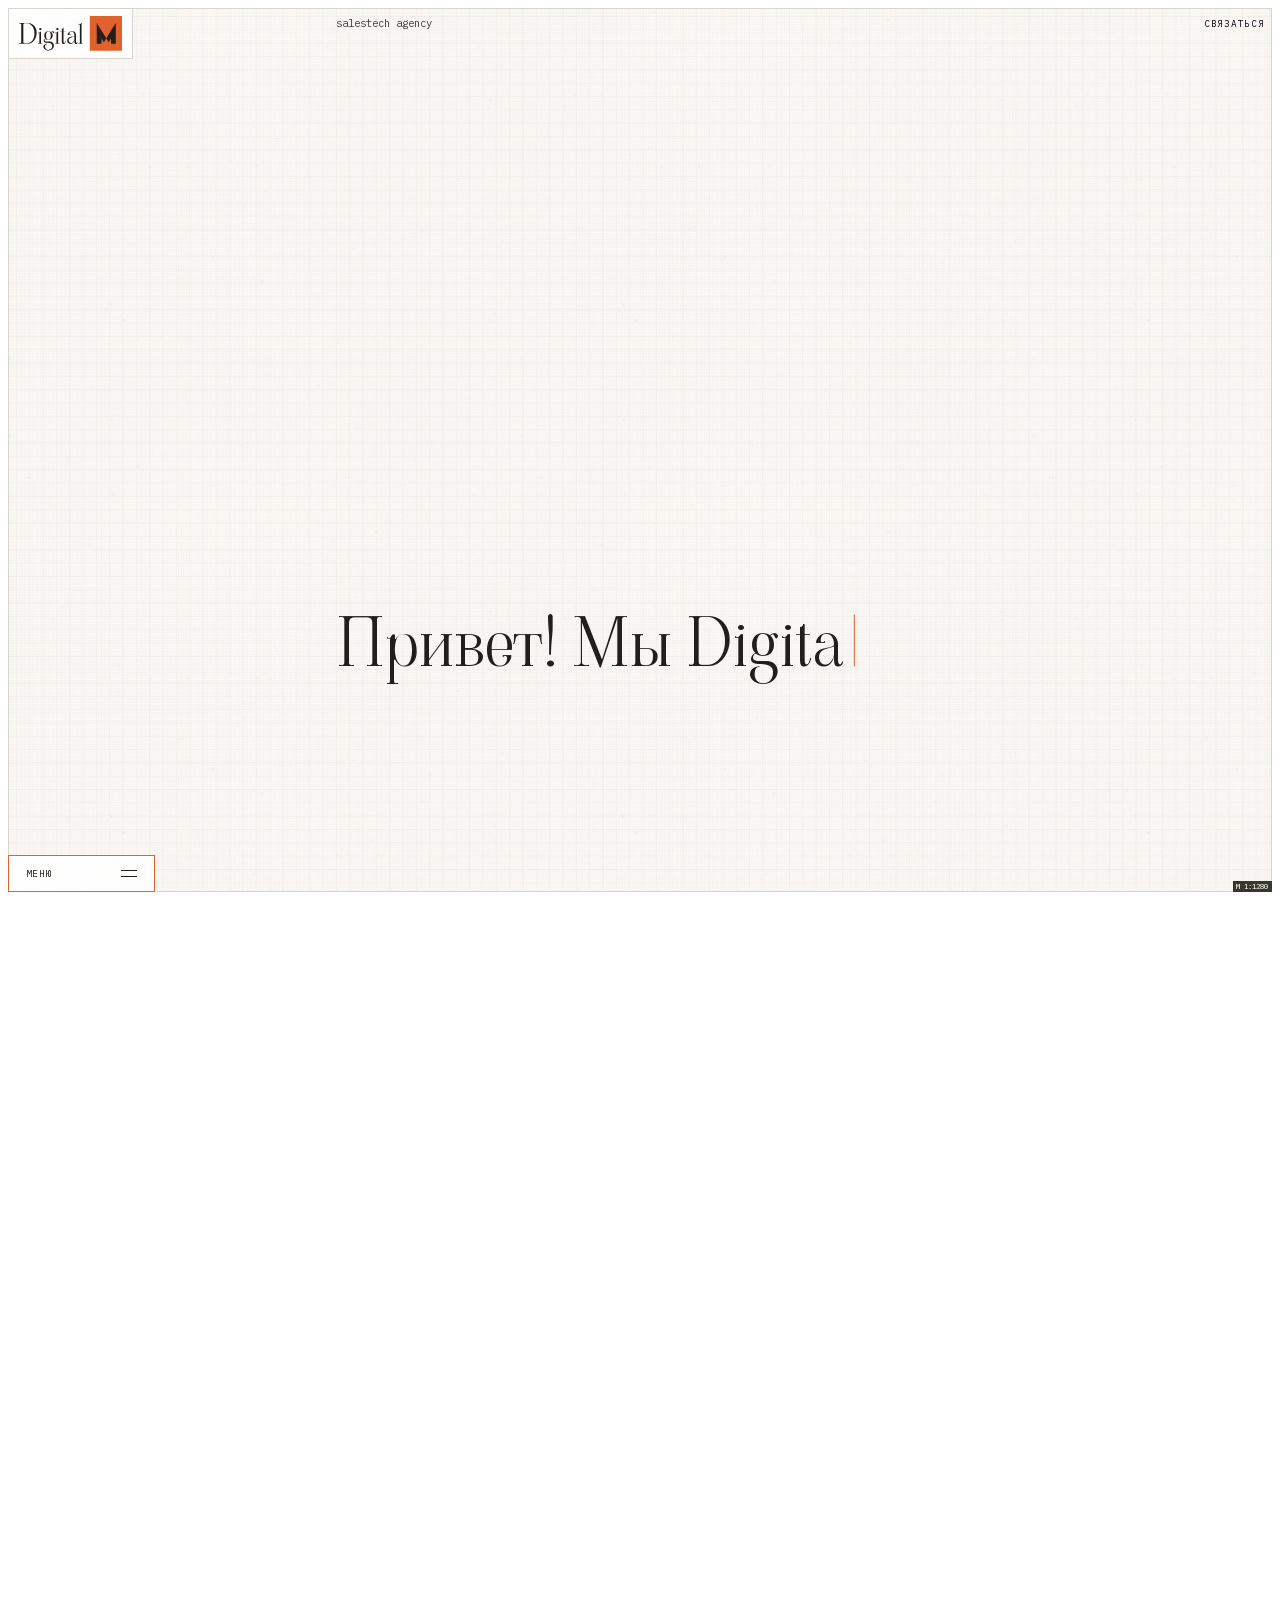
<file: 1210/index.html>
<!doctype html>
<html lang="ru">
<meta charset="utf-8">
<meta name="viewport" content="width=device-width, initial-scale=1">
<meta name="robots" content="noindex, nofollow">
<title>Digital M — salestech agency</title>
<meta name="description" content="Digital M — salestech agency: performance-маркетинг, медийная и контекстная реклама, social media и промо.">
<meta property="og:type" content="website">
<meta property="og:title" content="Digital M — salestech agency">
<meta property="og:description" content="Привет! Мы Digital M. Просто и быстро о том, кто мы и что умеем.">
<meta property="og:url" content="https://digitalm.agency/">
<meta property="og:image" content="https://digitalm.agency/og.png">
<meta property="og:image:width" content="1200">
<meta property="og:image:height" content="630">
<meta name="twitter:card" content="summary_large_image">
<link rel="icon" href="favicon.svg" type="image/svg+xml">
<link rel="apple-touch-icon" href="apple-touch-icon.png">
<meta name="theme-color" content="#FBFAF8">
<link href="fonts/fonts.css?v=1210" rel="stylesheet">
<style>
html{ font-size: calc(100vw / 120); }        
html{ scrollbar-width:none }
html::-webkit-scrollbar{ display:none }
:root{
  --paper:#FBFAF8; --ink:#211E1B; --sand:#E0C8A3; --teal:#417E8D; --terra:#E0622C;
  --mark-dark:#B9B5AC;
  --mark: var(--mark-dark);
  --pole: 0.75rem;     
  --col:  7rem;        
  --gut:  3rem;        
  --pad:  0.75rem;     
  --inset: 1rem;       
  --mark-inset: 0.25rem; 
  --ui-inset: 0.75rem;  
  --plate-h: 3.25rem;  
  --btn-size: 0.875rem;  
  --btn-h: 3.5rem;       
  --btn-pad: 1.5625rem;  
  --cross: 0.75rem;    
  --win: var(--paper);
  --win-ink: var(--ink);
  --mm: .25rem;
  --mm-mid: 1.25rem;
  --mm-major: 2.5rem;
  --vellum: #F6F2EC;
  --white: #FFFFFF;
  --ash: #D9D6D1;    
  --bark: #38362D;   
  --mm-c:       #F7F5F1;                                              
  --mm-mid-c:   color-mix(in srgb, #F2EDE6 41%, transparent);         
  --mm-major-c: color-mix(in srgb, #F2EDE6 37%, transparent);         
  --mm-w: .5px;   
  --paper-tex: none;
}
:root.paper-heron{ --paper-tex: url(paper-heron.png); }
:root.paper-white{ --paper-tex: url(paper-heron-white.png); }
@media (max-resolution: 1.5dppx){ :root{ --mm-w: 1px; } }
@media (max-resolution: 1.5dppx){ :root .svc:not(:last-child)::after, :root .f-line, :root .menu-panel a:last-of-type::after{ transform:none; } }   
*{box-sizing:border-box; margin:0}
html{ font-synthesis: none; -webkit-font-smoothing: antialiased; }
body{ background:var(--white); font-family:"IBM Plex Mono",ui-monospace,Menlo,monospace; color:var(--ink);
      font-weight:400; }
.sheet{ position:fixed; inset:0; z-index:1; padding:var(--pole); }
.window{
  position:relative; width:100%; height:100%; background:var(--win); color:var(--win-ink);
  background-image: var(--paper-tex);   
  background-size: 124px 124px;
  overflow:hidden;
  transition: background .35s ease, color .35s ease;
}
.window::before{ content:""; position:absolute; inset:0; pointer-events:none; z-index:1;
  background-image:
    linear-gradient(to right,  var(--mm-major-c) var(--mm-w), transparent var(--mm-w)),
    linear-gradient(to bottom, var(--mm-major-c) var(--mm-w), transparent var(--mm-w)),
    linear-gradient(to right,  var(--mm-mid-c) var(--mm-w), transparent var(--mm-w)),
    linear-gradient(to bottom, var(--mm-mid-c) var(--mm-w), transparent var(--mm-w)),
    linear-gradient(to right,  var(--mm-c) var(--mm-w), transparent var(--mm-w)),
    linear-gradient(to bottom, var(--mm-c) var(--mm-w), transparent var(--mm-w));
  background-size: var(--mm-major) var(--mm-major), var(--mm-major) var(--mm-major),
    var(--mm-mid) var(--mm-mid), var(--mm-mid) var(--mm-mid), var(--mm) var(--mm), var(--mm) var(--mm);
  background-position: var(--pad) var(--pad);
}
.window::after{ content:""; position:absolute; inset:0; pointer-events:none; z-index:4;
  border:1px solid var(--ash); }   
.x{ position:absolute; width:var(--cross); height:var(--cross); pointer-events:none; z-index:4 }
.x::before,.x::after{ content:""; position:absolute; background:var(--mark); }
.x::before{ left:0; top:50%; width:100%; height:1px; transform:translateY(-50%); }
.x::after{ top:0; left:50%; height:100%; width:1px; transform:translateX(-50%); }
.x.tl{ left:var(--mark-inset); top:var(--mark-inset); }
.x.tr{ right:var(--mark-inset); top:var(--mark-inset); }
.x.bl{ left:var(--mark-inset); bottom:var(--mark-inset); }
.x.br{ right:var(--mark-inset); bottom:var(--mark-inset); }
.x{ display:none; }
.plate{ position:absolute; z-index:5; width:13.75rem; height:var(--btn-h);   
        border:1px solid var(--mark-dark); background:var(--white);   
        display:flex; align-items:center; padding:0 var(--btn-pad);
        font-size:var(--btn-size); letter-spacing:.08em; text-transform:uppercase;
        cursor:pointer; overflow:hidden; }
.plate span{ position:relative; z-index:1; transition:color .25s ease; margin-right:auto; }
.plate i{ position:relative; z-index:1; width:1.5rem; height:1.5rem; flex:none; display:block; }
.plate i::before,.plate i::after{ content:""; position:absolute; left:0; top:50%;
          height:1px; width:100%; background:currentColor; transform-origin:center; }
.plate i::before{ transform:translateY(-3px); }
.plate i::after{  transform:translateY(3px); }
.plate::before{ content:""; position:absolute; inset:0; background:var(--terra);
        transform:scaleX(0); transform-origin:left; transition:transform .28s ease; }
.plate:hover::before{ transform:scaleX(1); }
.plate:hover span{ color:var(--paper); }
.plate:hover i::before,.plate:hover i::after{ background:var(--paper); }
.menu{ border-color:var(--terra); }
.logo{ cursor:pointer; position:absolute; z-index:5; left:0; top:0;
       padding:calc(var(--ui-inset) - 1px) calc(var(--inset) - 1px);
       background:var(--white); border:1px solid var(--ash);   
       color:var(--win-ink); line-height:0; }
.logo svg{ height:var(--plate-h); width:auto; display:block; }
.contact{ position:absolute; z-index:5; right:var(--ui-inset); top:var(--ui-inset);
          width:auto; height:auto; border:0; background:none; padding:0;
          line-height:1.5rem; overflow:visible; }
.contact::before{ content:none; }
.contact span{ transition:color .25s ease; margin-right:-.08em; }
.contact:hover span{ color:var(--terra); }
.menu{ left:0; bottom:0; }   
.scale{ position:absolute; z-index:5; right:0; bottom:0;
        font-size:0.6875rem; line-height:1rem;
        background:var(--bark); color:var(--white); padding:0 .375rem 0 .3125rem; }   
.grain, .grain-hot{ position:absolute; pointer-events:none; z-index:6;
                    mix-blend-mode:multiply; will-change:transform; }
.grain{ inset:0; opacity:.1; }   
.grain-hot{ top:0; left:0; width:34rem; height:34rem; opacity:.3;
            margin:-17rem 0 0 -17rem;             
            -webkit-mask-image: radial-gradient(circle at center, #000 0%, rgba(0,0,0,.55) 38%, transparent 70%);
                    mask-image: radial-gradient(circle at center, #000 0%, rgba(0,0,0,.55) 38%, transparent 70%); }
@media (prefers-reduced-motion:reduce){ .grain-hot{ display:none; } }
.fx{ position:absolute; inset:0; width:100%; height:100%; pointer-events:none; z-index:6; mix-blend-mode:multiply; }
.menu-wrap{
  position:absolute; z-index:5; left:0; bottom:var(--btn-h);
  width:13.75rem;   
  pointer-events:none;
}
.menu-wrap .x{ opacity:0; transition:opacity .2s ease .12s; }
.window.menu-open .menu-wrap .x{ opacity:1; }
.menu-wrap .x.tl{ left:calc(var(--cross)*-1); top:calc(var(--cross)*-1); }
.menu-wrap .x.tr{ right:calc(var(--cross)*-1); top:calc(var(--cross)*-1); }
.menu-wrap .x.br{ right:calc(var(--cross)*-1); bottom:calc(var(--cross)*-1); }
.menu-wrap .x.bl{ left:calc(var(--cross)*-1); bottom:calc(var(--btn-h) * -1 - var(--cross)); }
.menu-wrap .x.br{ right:calc(var(--cross)*-1); bottom:calc(var(--btn-h) * -1 - var(--cross)); }
.menu-panel{
  border:1px solid var(--terra); border-bottom:none; background:var(--white);   
  display:grid; overflow:hidden;
  transform:scaleY(0); transform-origin:bottom; opacity:0;
  transition:transform .28s ease, opacity .18s ease;
  pointer-events:none;
}
.menu-panel a{
  position:relative; height:var(--btn-h); display:flex; align-items:center;
  padding:0 var(--btn-pad); overflow:hidden;
  font-size:var(--btn-size); letter-spacing:.08em; text-transform:uppercase;
  color:inherit; text-decoration:none;
}
.menu-panel a:last-of-type{ position:relative; }
.menu-panel a:last-of-type::after{
  content:""; position:absolute; left:0; right:0; bottom:0; height:1px; z-index:2;
  transform:scaleY(.5); transform-origin:bottom;   
  background-image: repeating-linear-gradient(to right,
    var(--rule) 0 10px, transparent 10px 13px);
}
.menu-panel{ --rule: var(--terra); }
.menu-panel a span{ position:relative; z-index:1; transition:color .25s ease; }
.menu-panel a::before{ content:""; position:absolute; inset:0; background:var(--terra);
  transform:scaleX(0); transform-origin:left; transition:transform .28s ease; }
.menu-panel a:hover::before{ transform:scaleX(1); }
.menu-panel a:hover span{ color:var(--paper); }
.menu-contacts{ display:none; }   
.menu-panel a.inert{ color:var(--mark-dark); cursor:default; }
.menu-panel a.inert:hover::before{ transform:scaleX(0); }
.menu-panel a.inert:hover span{ color:var(--mark-dark); }
.window.menu-open .menu-panel{ transform:scaleY(1); opacity:1; pointer-events:auto; }
.window.menu-open .menu{ border-top:none; }
.plate i::before,.plate i::after{ transition:background .25s ease, transform .28s ease; }
.window.menu-open .menu i::before{ transform:translateY(0) rotate(45deg); }
.window.menu-open .menu i::after{  transform:translateY(0) rotate(-45deg); }
.stage{ position:absolute; inset:0; z-index:2; overflow:hidden; }
.belt{ position:absolute; inset:0; will-change:transform; }
.scene{ position:relative; width:100%; height:100%; }
.scene-hero{ display:grid;
  grid-template-columns: repeat(12, var(--col));
  grid-template-rows: 1fr;
  column-gap: var(--gut);
  padding: var(--pad);
  align-content:end;
}
.kicker{ position:absolute; z-index:5; left:30.75rem; top:.6125rem; width:27rem;   
        font-size:1rem; line-height:1.5rem; opacity:.75; }
.kicker, .contact{ mix-blend-mode:difference; color:var(--white); }
.contact span{ color:var(--white); }
.contact:hover span{ color:#1F9DD3; }
.hero-body{ grid-column: 1 / -1; display:grid; grid-template-columns: subgrid; align-items:end;
       padding-bottom:0; margin-bottom:-0.9925rem; }
.tezis{ grid-column: 4 / span 8; font-family:"Viaoda Libre",Georgia,serif;
        font-weight:400; font-size:6.25rem; line-height:6.75rem; }
.tezis{ position:relative; }
.tezis br.m{ display:none; }
.tezis.ждёт{ visibility:hidden; }
.tw{ visibility:hidden; }
.tw.on{ visibility:visible; }
.tw-tail{ display:inline; }
.cursor{ position:absolute; color:var(--terra); opacity:0; pointer-events:none; }
.cursor svg{ display:block; width:100%; height:100%; overflow:visible;
             transform-origin:50% 100%; transition:transform .42s cubic-bezier(.4,0,.2,1); }
.cursor .head{ opacity:0; transition:opacity .28s ease .18s; }
.cursor.typing{ opacity:1; animation:caret-blink 1.06s steps(1,end) infinite; }
.cursor.typing svg{ transform:scaleY(var(--k,1.4)); }
.cursor.done{ opacity:1; pointer-events:auto; cursor:pointer;
              animation:arrow-hint 1.9s ease-in-out infinite; }
.cursor.done .head{ opacity:1; }
.cursor.done:hover{ opacity:.7; }
@keyframes caret-blink{ 0%,52%{opacity:1} 53%,100%{opacity:0} }
@keyframes arrow-hint{ 0%,100%{transform:translateY(-.125rem)} 50%{transform:translateY(.25rem)} }
@media (prefers-reduced-motion:reduce){
  .tw{ visibility:visible; }
  .cursor{ animation:none; }
  .cursor.typing{ display:none; }
}
.scene-team{ display:grid;
  grid-template-columns: repeat(12, var(--col));
  column-gap: var(--gut);
  padding: 9.5rem var(--pad) 0;     
  align-content:start;
}
.marina{ grid-column: 4 / span 3; align-self:start; }
.staff{ grid-column: 8 / span 5; display:grid;
        grid-template-columns: 17rem 17rem; column-gap: 13rem; row-gap: 11rem;
        align-items:start; will-change:transform; }
.card{ display:block; }
.shot{ width:100%; aspect-ratio:1/1; overflow:hidden; background:var(--mark-dark); }
.shot img{ width:100%; height:100%; object-fit:cover; display:block; }
.role{ margin-top:2rem; font-family:"IBM Plex Mono",ui-monospace,monospace;
       font-size:1rem; line-height:1.5rem; color:var(--terra); }      
.name{ margin-top:1.625rem; font-family:"Viaoda Libre",Georgia,serif; font-weight:400;
       font-size:2.5rem; line-height:2.625rem; }  
.bio{ margin-top:1.25rem; font-family:"IBM Plex Sans",system-ui,sans-serif;
      font-size:1.125rem; line-height:1.75rem; letter-spacing:-.02em; }  
.scene-services{ display:grid;
  grid-template-columns: repeat(12, var(--col));
  column-gap: var(--gut);
  padding: 9.5rem var(--pad) 0;
  align-content:start;
}
.svc{ grid-column: 4 / span 9; display:grid; grid-template-columns: subgrid;
      padding: 2rem 0; will-change:transform; position:relative; }
.svc:not(:last-child)::after{ content:""; position:absolute; left:0; right:0; bottom:0; height:1px;
      transform:scaleY(.5); transform-origin:bottom;
      background: repeating-linear-gradient(to right, var(--mark) 0 .625rem, transparent .625rem .8125rem); }
.svc:first-child{ padding-top:0; }
.svc::after, .f .f-line{ clip-path:inset(0 100% 0 0);
      transition:clip-path .8s cubic-bezier(.215,.61,.355,1) var(--dl,0s); }
.svc.in::after, .f.in .f-line{ clip-path:inset(0 0 0 0); }
.svc-name{ grid-column: 1 / span 5; font-family:"Viaoda Libre",Georgia,serif;
           font-weight:400; font-size:6.25rem; line-height:6.75rem; }
.svc-list{ grid-column: 7 / span 3; }
.svc-list li{ list-style:none; }
.svc-list li{ font-family:"IBM Plex Sans",system-ui,sans-serif;
              font-size:1.125rem; line-height:1.75rem; letter-spacing:-.02em; }   
.scene-cases{ display:grid;
  grid-template-columns: repeat(12, var(--col));
  column-gap: var(--gut);
  padding: 9.5rem var(--pad) 0;
  align-content:start;
}
.cases-head{ grid-column: 4 / span 9; display:flex; justify-content:space-between; align-items:flex-end; }
.cases-title{ font-family:"Viaoda Libre",Georgia,serif; font-weight:400; font-size:6.25rem; line-height:6.75rem; margin-top:-.9375rem; }
.cases-nav{ display:flex; align-items:center; gap:1rem; padding-bottom:1rem; font-size:1rem; line-height:1.5rem; }
.cases-arrow{ font:inherit; color:inherit; background:none; border:0; padding:.25rem .5rem; cursor:pointer;
              transition:color .25s ease; }
.cases-arrow:hover{ color:var(--terra); }
.cases-arrow:disabled{ color:var(--mark-dark); cursor:default; }
.cases-tape{ grid-column: 4 / -1; margin-right: calc(-1 * var(--pad)); margin-top:2.5rem; overflow:hidden; }
.cases-track{ display:flex; gap:var(--gut); transition:transform .7s cubic-bezier(.215,.61,.355,1); will-change:transform; }
.case{ flex:0 0 min(57rem, calc((100vh - 35rem) * 16 / 9)); }
.case > *{ --u: 1rem; }   
.case-body{ display:grid; grid-template-columns: minmax(0, 1fr) minmax(0, 1fr); column-gap:calc(3 * var(--u));
            margin-top:calc(1.5 * var(--u)); }
.case-name{ font-family:"Viaoda Libre",Georgia,serif; font-weight:400; font-size:max(calc(2.5 * var(--u)), 2rem); line-height:max(calc(2.625 * var(--u)), 2.125rem); }
.case-desc{ margin-top:calc(1 * var(--u)); font-family:"IBM Plex Sans",system-ui,sans-serif;
            font-size:max(calc(1.125 * var(--u)), 1rem); line-height:max(calc(1.75 * var(--u)), 1.5rem); letter-spacing:-.02em; }   
.case-shot{ position:relative; aspect-ratio:16 / 9; overflow:hidden; background:var(--mark); }
.case-shot img{ width:100%; height:100%; object-fit:cover; display:block; }
.case-chips{ position:absolute; right:calc(.75 * var(--u)); bottom:calc(.75 * var(--u)); display:flex; gap:calc(.25 * var(--u)); margin:0; padding:0; }
.case-chips li{ list-style:none; background:var(--white); padding:calc(.25 * var(--u)) calc(.5 * var(--u));
                font-size:max(calc(.75 * var(--u)), .6875rem); line-height:max(calc(1 * var(--u)), .9375rem); }
.case-nums{ display:grid; grid-template-columns: repeat(2, minmax(0, 1fr)); column-gap:calc(1.5 * var(--u));
            padding-top:0; align-content:start; }   
.num b{ display:block; font-weight:400; font-size:1.5rem; line-height:1.75rem; color:var(--terra);   
        padding-bottom:.8125rem; position:relative; white-space:nowrap; }   
.num b::after{ content:""; position:absolute; left:0; right:0; bottom:0; height:1px;
      background: repeating-linear-gradient(to right, var(--terra) 0 .625rem, transparent .625rem .8125rem); }
.num span{ display:block; margin-top:calc(.75 * var(--u));   
           font-size:max(calc(1 * var(--u)), .875rem); line-height:max(calc(1.25 * var(--u)), 1.125rem); }   
.scene-form{ display:grid;
  grid-template-columns: repeat(12, var(--col));
  column-gap: var(--gut);
  padding: 9.5rem var(--pad) 0;
  align-content:start;
}
.form-head{ grid-column: 4 / span 6; font-family:"Viaoda Libre",Georgia,serif;
            font-weight:400; font-size:6.25rem; line-height:6.75rem; will-change:transform; }
.form-grid{ grid-column: 4 / span 8; display:grid; grid-template-columns: 1fr 1fr;
            column-gap: var(--gut); margin-top:2rem; }
.f{ position:relative; height:6rem; will-change:transform; }
.f.wide{ grid-column: 1 / -1; }
.f.tall{ height:9rem; }
.f textarea{ position:absolute; left:0; bottom:1rem; top:3rem; width:100%;
          border:0; background:transparent; color:inherit; outline:none; resize:none;
          font-family:"IBM Plex Sans",system-ui,sans-serif; font-size:2rem;
          line-height:2.75rem; letter-spacing:-.02em; }
.f.tall .f-file{ position:absolute; right:0; top:1.25rem; height:1.5rem;
         cursor:pointer; display:flex; align-items:center; z-index:2; }
.f-file input{ position:absolute; width:1px; height:1px; opacity:0; pointer-events:none; }
.f-file b{ font-weight:400; font-family:"IBM Plex Mono",ui-monospace,monospace;
           font-size:var(--btn-size); letter-spacing:.08em; text-transform:uppercase;
           color:var(--mark-dark); transition:color .25s ease; }
.f-file:hover b{ color:var(--terra); }
.f-file.has b{ color:var(--win-ink); }
.f-label{ position:absolute; left:0; top:1.25rem; pointer-events:none;
          font-family:"IBM Plex Mono",ui-monospace,monospace; font-size:var(--btn-size);
          line-height:1.5rem; letter-spacing:.08em; text-transform:uppercase;
          color:var(--mark-dark); }
.f input{ position:absolute; left:0; bottom:1rem; width:100%; height:2.25rem;
          border:0; background:transparent; color:inherit; outline:none;
          font-family:"IBM Plex Sans",system-ui,sans-serif; font-size:2rem;
          line-height:2.25rem; letter-spacing:-.02em; }
.f-line{ position:absolute; left:0; right:0; bottom:0; height:1px; background:var(--mark);
        transform:scaleY(.5); transform-origin:bottom; }   
.f-line::after{ content:""; position:absolute; inset:0; background:var(--terra);
          transform:scaleX(0); transform-origin:left; transition:transform .28s ease; }
.f:focus-within .f-line::after{ transform:scaleX(1); }
.form-send{ grid-column: 1 / -1; margin-top:0; width:100%; height:7rem;
            border:0; background:transparent; color:inherit;
            font-family:"IBM Plex Mono",ui-monospace,monospace; font-size:var(--btn-size);
            letter-spacing:.08em; text-transform:uppercase; text-align:left;
            padding:0; cursor:pointer; position:relative;
            display:flex; align-items:center; will-change:transform; }
.form-send span{ position:relative; z-index:1; padding-left:var(--btn-pad);
            transition:color .25s ease; }
.form-send::before{ content:""; position:absolute; inset:-1px 0 0 0; background:var(--terra);
            transform:scaleX(0); transform-origin:left; transition:transform .28s ease; }
.form-send:hover::before{ transform:scaleX(1); }
.form-send:hover span{ color:var(--paper); }
.form-info{ position:absolute; left:30.75rem; right:var(--pad); bottom:.4375rem;
            margin:0; padding:0; border:0;
            display:grid; grid-template-columns: repeat(3, 1fr); column-gap: var(--gut);
            will-change:transform; }   
.form-info div{ display:block; }
.form-info dt{ font-family:"IBM Plex Mono",ui-monospace,monospace; font-size:var(--btn-size);
               line-height:1.5rem; letter-spacing:.08em; text-transform:uppercase;
               color:var(--mark-dark); }
.form-info dd{ margin:.75rem 0 0; font-family:"IBM Plex Sans",system-ui,sans-serif;
               font-size:1.5rem; line-height:2.25rem; }
.form-info a{ color:inherit; text-decoration:none; cursor:pointer;
            transition:color .25s ease; }
.form-info a:hover{ color:var(--terra); }
.form-info dd a + a{ margin-left:1.5rem; }
.agree{ grid-column:1 / -1; position:relative; padding:1.5rem 0; display:flex; align-items:center; gap:.75rem;   
        cursor:pointer; font-family:"IBM Plex Sans",system-ui,sans-serif; font-size:1rem; line-height:1.5rem; }
.agree input{ appearance:none; -webkit-appearance:none; flex:none; width:1.25rem; height:1.25rem; margin:0;
        border:1px solid var(--mark-dark); background:var(--white); cursor:pointer; position:relative;
        transition:background .2s ease, border-color .2s ease; }
.agree input:checked{ background:var(--terra); border-color:var(--terra); }
.agree input:checked::after{ content:""; position:absolute; left:.375rem; top:.125rem; width:.3125rem; height:.6875rem;
        border:solid var(--white); border-width:0 1.5px 1.5px 0; transform:rotate(45deg); }
.agree a{ color:inherit; text-decoration:underline; text-underline-offset:.2em; text-decoration-thickness:1px;
        transition:color .25s ease; }
.agree a:hover{ color:var(--terra); }
.f.err .f-label, .agree.err{ color:var(--terra); }
.f.err .f-line::after{ transform:scaleX(1); }          
.agree.err input{ border-color:var(--terra); }
.pop-veil{ position:absolute; inset:0; z-index:7; background:color-mix(in srgb, var(--paper) 78%, transparent);
        opacity:0; pointer-events:none; transition:opacity .28s ease; }
.pop{ position:absolute; z-index:8; left:30.75rem; top:50%; width:57rem;
        background:var(--white); border:1px solid var(--terra); padding:3rem 3rem 0;
        opacity:0; pointer-events:none; transform:translateY(calc(-50% + 1rem));
        transition:opacity .28s ease, transform .28s ease; }
.window.pop-open .pop-veil{ opacity:1; pointer-events:auto; }
.window.pop-open .pop{ opacity:1; pointer-events:auto; transform:translateY(-50%); }
.pop-close{ right:-1px; top:-1px; border-color:var(--terra);
        padding-right:calc(var(--btn-pad) - .125rem); }   
.pop-close i::before{ transform:rotate(45deg); }
.pop-close i::after{  transform:rotate(-45deg); }
.pop-kicker{ font-size:var(--btn-size); line-height:1.5rem; letter-spacing:.08em; text-transform:uppercase;
        color:var(--mark-dark); }
.pop-head{ margin-top:2rem; font-family:"Viaoda Libre",Georgia,serif; font-weight:400;
        font-size:4rem; line-height:4.5rem; }
.pop-text{ margin-top:1rem; max-width:42rem; font-family:"IBM Plex Sans",system-ui,sans-serif;
        font-size:1.25rem; line-height:1.75rem; }
.pop-grid{ display:grid; grid-template-columns:1fr 1fr; column-gap:var(--gut); margin-top:1rem; }
.pop .f .f-line{ clip-path:none; }
.pop .agree{ padding-bottom:3rem; }      
.pop .form-send{ margin:0 -3rem; width:calc(100% + 6rem); }   
.pop .form-send span{ padding-left:calc(3rem + var(--btn-pad)); }   
.pop-done{ display:none; }
.pop.done .pop-grid, .pop.done .pop-text.ask{ display:none; }
.pop.done .pop-done{ display:block; }
.pop-done .form-send{ margin-top:2.5rem; }
.window.paper{ --win:var(--paper); --win-ink:var(--ink);   --mark:var(--mark-dark); }   
.window.sand { --win:var(--sand);  --win-ink:var(--ink);   --mark:var(--paper); }
.window.teal { --win:var(--teal);  --win-ink:var(--paper); --mark:var(--paper); }
.window.ink  { --win:var(--ink);   --win-ink:var(--paper); --mark:var(--paper); }
</style>
<link rel="stylesheet" href="mobile.css?v=1210h" media="(max-width: 767px), (orientation: portrait) and (max-width: 1100px)">
<div class="sheet">
  <div class="window paper" id="win">
    <span class="x tl"></span><span class="x tr"></span><span class="x bl"></span><span class="x br"></span>
    <div class="grain" id="grain"></div>
    <div class="grain-hot" id="grainHot"></div>
    <div class="stage">
    <div class="belt" id="belt">
    <section class="scene scene-hero" id="hero">
      <div class="hero-body">
        <h1 class="tezis">Привет!<br class="m"> Мы Digital&nbsp;M. <br>Просто и&nbsp;быстро<br class="m"> о&nbsp;том, <br class="d">кто мы<br class="m"> и&nbsp;что умеем.<br><span class="tw-tail">&#8203;</span></h1>
        <script>
          (function(){
            var h = document.currentScript.previousElementSibling;
            h.classList.add('ждёт');
            setTimeout(function(){ h.classList.remove('ждёт'); }, 4000);
          })();
        </script>
      </div>
    </section>
    <section class="scene scene-team" id="team">
      <article class="card marina">
        <div class="shot"><img src="foto/marina.png" alt=""></div>
        <div class="role accent">CEO, управляющий партнер</div>
        <h2 class="name">Марина <br>Зрилова</h2>
        <p class="bio">Опыт в&nbsp;digital 15&nbsp;лет. Строю партнерские отношения вдолгую и&nbsp;с&nbsp;направленностью на&nbsp;результат. Средний срок контракта 3&nbsp;года</p>
      </article>
      <div class="staff" id="staff">
          <article class="card">
            <div class="shot"><img src="foto/anastasia.png" alt=""></div>
            <div class="role">директор по развитию</div>
            <h2 class="name">Анастасия <br>Шелехова</h2>
            <p class="bio">Эксперт в&nbsp;digital 7 лет. 4&nbsp;высших образования.<br>Нахожу идеальное решение для&nbsp;вашей бизнес-задачи</p>
          </article>
          <article class="card">
            <div class="shot"><img src="foto/anna.png" alt=""></div>
            <div class="role">медиадиректор</div>
            <h2 class="name">Анна <br>Стец</h2>
            <p class="bio">Опыт в&nbsp;диджитал 10&nbsp;лет.<br>Поиск новых источников трафика, медиа-миксов, новых технологий, обзор медиарынка, трендов</p>
          </article>
          <article class="card">
            <div class="shot"><img src="foto/varvara.png" alt=""></div>
            <div class="role">performance-директор</div>
            <h2 class="name">Варвара <br>Негробова</h2>
            <p class="bio">Эксперт в&nbsp;digital 13&nbsp;лет. Опыт маркетолога на стороне клиента и диджитал-менеджера помогает выстроить четкий бизнес-процесс для&nbsp;быстрой и&nbsp;качественной работы с&nbsp;клиентами</p>
          </article>
          <article class="card">
            <div class="shot"><img src="foto/maria.png" alt=""></div>
            <div class="role">SM-директор</div>
            <h2 class="name">Мария <br>Барабанова</h2>
            <p class="bio">Опыт в&nbsp;digital 8&nbsp;лет.<br>Успешное создание смм-стратегий и&nbsp;реализация btl-кампаний и спецпроектов</p>
          </article>
      </div>
    </section>
    <section class="scene scene-services" id="services">
      <div class="svc">
        <h2 class="svc-name">Brandformance</h2>
        <ul class="svc-list"><li>performance-маркетинг</li><li>медийная реклама</li><li>контекстная реклама</li></ul>
      </div>
      <div class="svc">
        <h2 class="svc-name">Social Media</h2>
        <ul class="svc-list"><li>инфлюэнс-маркетинг</li><li>smm-стратегии</li><li>создание контента / продвижение / публикации / модерация</li><li>посевы в&nbsp;пабликах</li><li>спецпроекты</li></ul>
      </div>
      <div class="svc">
        <h2 class="svc-name">Promo</h2>
        <ul class="svc-list"><li>чековые промо под&nbsp;ключ</li><li>креативные идеи и&nbsp;адаптация под&nbsp;форматы</li><li>варианты механики</li><li>создание промо-сайтов</li><li>размещение</li><li>модерация чеков</li></ul>
      </div>
    </section>
    <section class="scene scene-cases" id="cases">
      <div class="cases-head">
        <h2 class="cases-title">Кейсы</h2>
        <div class="cases-nav" id="casesNav">
          <button class="cases-arrow" data-dir="-1" aria-label="предыдущий кейс">←</button>
          <span class="cases-count" id="casesCount">01 / 02</span>
          <button class="cases-arrow" data-dir="1" aria-label="следующий кейс">→</button>
        </div>
      </div>
      <div class="cases-tape">
        <div class="cases-track" id="casesTrack">
          <article class="case">
            <div class="case-shot"><img src="foto/case-saan.jpg" alt="">
              <ul class="case-chips"><li>медиа</li><li>контекст</li><li>классифайды</li><li>таргет</li></ul></div>
            <div class="case-body"><div class="case-text">
              <h3 class="case-name">МФК SAAN</h3>
              <p class="case-desc">Держим проект в&nbsp;ТОП-3 по&nbsp;продажам без роста бюджета: перестроили медиа под&nbsp;бизнес-цели.</p>
            </div>
            <div class="case-nums">
              <div class="num"><b>ТОП-3</b><span>по продажам в&nbsp;конкурентном поле</span></div>
              <div class="num"><b>x2 раза</b><span>рост доли внутренних продаж</span></div>
            </div></div>
          </article>
          <article class="case">
            <div class="case-shot"><img src="foto/case-brusnika.jpg" alt="">
              <ul class="case-chips"><li>flash-активация</li><li>production</li><li>медиа</li></ul></div>
            <div class="case-body"><div class="case-text">
              <h3 class="case-name">Брусника</h3>
              <p class="case-desc">«Обменяю 20&nbsp;см² на&nbsp;20&nbsp;м²»&nbsp;— сервис обмена жилья через самого знаменитого жителя Фонтанки.</p>
            </div>
            <div class="case-nums">
              <div class="num"><b>&gt;500 тыс</b><span>общий охват</span></div>
              <div class="num"><b>&gt;300</b><span>реакций и&nbsp;репостов</span></div>
            </div></div>
          </article>
        </div>
      </div>
    </section>
    <section class="scene scene-form" id="form">
      <h2 class="form-head">Связаться с&nbsp;нами</h2>
      <form class="form-grid" id="formGrid" data-endpoint="" novalidate>
        <input type="hidden" name="source" value="связаться">
        <div class="f"><span class="f-label">имя</span><input type="text" name="name" aria-label="имя" data-need><span class="f-line"></span></div>
        <div class="f"><span class="f-label">компания</span><input type="text" name="company" aria-label="компания"><span class="f-line"></span></div>
        <div class="f"><span class="f-label">почта</span><input type="email" name="email" aria-label="почта" data-reach><span class="f-line"></span></div>
        <div class="f"><span class="f-label">телефон</span><input type="tel" name="phone" aria-label="телефон" data-reach><span class="f-line"></span></div>
        <div class="f wide tall">
          <span class="f-label">задача</span>
          <label class="f-file" id="fileRow"><b>прикрепить файл</b><input type="file" name="file" id="fileInput"></label>
          <textarea name="task" aria-label="задача" rows="3"></textarea>
          <span class="f-line"></span>
        </div>
        <label class="agree"><input type="checkbox" name="agree">
          <span>Согласен на&nbsp;обработку персональных данных и&nbsp;принимаю <a href="politika.html" target="_blank">политику обработки</a></span></label>
        <button class="form-send" type="submit"><span>отправить</span></button>
      </form>
      <dl class="form-info">
        <div><dt>телефон</dt><dd><a data-c="phone"></a></dd></div>
        <div><dt>почта</dt><dd><a data-c="email"></a></dd></div>
        <div><dt>мессенджеры</dt><dd><a data-c="telegram">телеграм</a><a data-c="whatsapp">вотсап</a><a data-c="max">макс</a></dd></div>
      </dl>
    </section>
    </div>
    </div>
    <div class="pop-veil" id="popVeil"></div>
    <div class="pop" id="pop" role="dialog" aria-modal="true" aria-labelledby="popHead" aria-hidden="true">
      <div class="plate pop-close" id="popClose" role="button" tabindex="0"><span>закрыть</span><i></i></div>
      <div class="pop-kicker">кейсы</div>
      <h2 class="pop-head" id="popHead">Расскажем о&nbsp;кейсах</h2>
      <p class="pop-text ask">Оставьте контакты — свяжемся, покажем кейсы на встрече или&nbsp;пришлём&nbsp;подборку под вашу задачу.</p>   
      <form class="pop-grid" id="popForm" data-endpoint="" novalidate>
        <input type="hidden" name="source" value="кейсы">
        <div class="f"><span class="f-label">имя</span><input type="text" name="name" aria-label="имя" data-need><span class="f-line"></span></div>
        <div class="f"><span class="f-label">компания</span><input type="text" name="company" aria-label="компания"><span class="f-line"></span></div>
        <div class="f wide"><span class="f-label">телефон или телеграм</span><input type="text" name="contact" aria-label="телефон или телеграм" data-need><span class="f-line"></span></div>
        <label class="agree"><input type="checkbox" name="agree">
          <span>Согласен на&nbsp;обработку персональных данных и&nbsp;принимаю <a href="politika.html" target="_blank">политику обработки</a></span></label>
        <button class="form-send" type="submit"><span>получить кейсы</span></button>
      </form>
      <div class="pop-done">
        <p class="pop-text">Свяжемся в&nbsp;течение рабочего дня.</p>
        <button class="form-send" type="button" id="popDoneClose"><span>закрыть</span></button>
      </div>
    </div>
    <div class="kicker">salestech agency</div>
    <div class="logo"><svg class="logo-svg" viewBox="322 224 3352 1120" fill="none" xmlns="http://www.w3.org/2000/svg" aria-label="Digital M">
<path d="M3674 224H2610V1344H3674V224Z" fill="#E0622C"/>
<path d="M2834 448L3142 946.355L3065.06 1070.94L2988.04 946.355V1120H2834V448Z" fill="#211E1B"/>
<path d="M3450 448L3142 946.355L3219 1070.94L3295.99 946.355V1120H3450V448Z" fill="#211E1B"/>
<path d="M325.205 1098.77C336.759 1102.42 347.401 1104.24 357.13 1104.24C368.684 1104.24 377.501 1101.2 383.582 1095.12C390.271 1088.43 393.616 1079 393.616 1066.84V501.316C393.616 489.154 390.271 480.033 383.582 473.952C377.501 467.263 368.684 463.918 357.13 463.918C347.401 463.918 336.759 465.743 325.205 469.391V446.588H607.056C659.352 446.588 707.391 459.966 751.174 486.722C795.564 513.478 830.53 551.18 856.07 599.827C881.609 648.474 894.379 703.811 894.379 765.836C894.379 828.47 881.305 887.151 855.157 941.879C829.618 996.607 794.652 1040.39 750.262 1073.23C706.479 1105.46 658.744 1121.57 607.056 1121.57H325.205V1098.77ZM586.989 1106.06C621.65 1106.06 656.919 1094.51 692.797 1071.4C729.282 1048.29 759.991 1012.42 784.923 963.77C809.855 914.515 822.32 853.401 822.32 780.43C822.32 723.878 811.375 671.278 789.484 622.63C768.2 573.375 739.316 534.153 702.83 504.965C666.953 475.776 628.339 461.182 586.989 461.182H504.896C493.951 461.182 483.917 464.527 474.796 471.216C466.283 477.297 462.026 487.33 462.026 501.316V1066.84C462.026 1080.83 466.283 1090.86 474.796 1096.94C483.917 1103.02 493.951 1106.06 504.896 1106.06H586.989Z" fill="currentColor"/>
<path d="M1010.3 678.193C1000.36 678.193 992.07 675.154 985.441 669.077C978.812 663 975.497 655.266 975.497 645.874C975.497 636.483 978.812 628.748 985.441 622.671C992.07 616.594 1000.36 613.556 1010.3 613.556C1020.25 613.556 1028.53 616.87 1035.16 623.5C1042.34 629.577 1045.93 637.035 1045.93 645.874C1045.93 655.266 1042.62 663 1035.99 669.077C1029.36 675.154 1020.8 678.193 1010.3 678.193ZM937.378 1106.62C946.769 1109.38 953.675 1110.76 958.095 1110.76C968.039 1110.76 974.392 1107.45 977.154 1100.82C979.916 1093.64 981.298 1083.14 981.298 1069.33V774.32C973.011 777.082 964.172 778.463 954.78 778.463C950.913 778.463 945.112 777.91 937.378 776.806V754.431H944.836C944.836 758.298 946.769 761.613 950.636 764.375C955.056 767.138 960.028 768.519 965.553 768.519C973.287 768.519 980.193 765.48 986.27 759.403C992.347 753.326 999.805 743.935 1008.64 731.228H1032.68V1069.33C1032.68 1083.69 1033.78 1094.19 1035.99 1100.82C1038.75 1107.45 1044.55 1110.76 1053.39 1110.76C1057.81 1110.76 1064.72 1109.38 1074.11 1106.62V1119.05H937.378V1106.62Z" fill="currentColor"/>
<path d="M985.441 669.077L986.117 668.34H986.117L985.441 669.077ZM985.441 622.671L984.765 621.934V621.934L985.441 622.671ZM1035.16 623.5L1034.45 624.207L1034.48 624.236L1034.52 624.263L1035.16 623.5ZM1035.99 669.077L1035.31 668.34V668.34L1035.99 669.077ZM937.378 1106.62L937.66 1105.66L936.378 1105.28V1106.62H937.378ZM977.154 1100.82L978.077 1101.2L978.083 1101.19L978.088 1101.18L977.154 1100.82ZM981.298 774.32H982.298V772.932L980.981 773.371L981.298 774.32ZM937.378 776.806H936.378V777.673L937.236 777.795L937.378 776.806ZM937.378 754.431V753.431H936.378V754.431H937.378ZM944.836 754.431H945.836V753.431H944.836V754.431ZM950.636 764.375L950.055 765.189L950.08 765.207L950.106 765.223L950.636 764.375ZM1008.64 731.228V730.228H1008.12L1007.82 730.657L1008.64 731.228ZM1032.68 731.228H1033.68V730.228H1032.68V731.228ZM1035.99 1100.82L1035.04 1101.14L1035.05 1101.17L1035.07 1101.2L1035.99 1100.82ZM1074.11 1106.62H1075.11V1105.28L1073.83 1105.66L1074.11 1106.62ZM1074.11 1119.05V1120.05H1075.11V1119.05H1074.11ZM937.378 1119.05H936.378V1120.05H937.378V1119.05ZM1010.3 678.193V677.193C1000.58 677.193 992.542 674.23 986.117 668.34L985.441 669.077L984.765 669.814C991.599 676.079 1000.14 679.193 1010.3 679.193V678.193ZM985.441 669.077L986.117 668.34C979.704 662.462 976.497 655 976.497 645.874H975.497H974.497C974.497 655.532 977.919 663.539 984.765 669.814L985.441 669.077ZM975.497 645.874H976.497C976.497 636.749 979.704 629.287 986.117 623.408L985.441 622.671L984.765 621.934C977.919 628.21 974.497 636.216 974.497 645.874H975.497ZM985.441 622.671L986.117 623.408C992.542 617.519 1000.58 614.556 1010.3 614.556V613.556V612.556C1000.14 612.556 991.599 615.67 984.765 621.934L985.441 622.671ZM1010.3 613.556V614.556C1020 614.556 1028.03 617.777 1034.45 624.207L1035.16 623.5L1035.87 622.793C1029.04 615.964 1020.49 612.556 1010.3 612.556V613.556ZM1035.16 623.5L1034.52 624.263C1041.49 630.164 1044.93 637.35 1044.93 645.874H1045.93H1046.93C1046.93 636.72 1043.2 628.99 1035.81 622.737L1035.16 623.5ZM1045.93 645.874H1044.93C1044.93 655 1041.73 662.462 1035.31 668.34L1035.99 669.077L1036.67 669.814C1043.51 663.539 1046.93 655.532 1046.93 645.874H1045.93ZM1035.99 669.077L1035.31 668.34C1028.9 674.22 1020.59 677.193 1010.3 677.193V678.193V679.193C1021 679.193 1029.82 676.088 1036.67 669.814L1035.99 669.077ZM937.378 1106.62L937.095 1107.58C946.495 1110.34 953.52 1111.76 958.095 1111.76V1110.76V1109.76C953.83 1109.76 947.043 1108.42 937.66 1105.66L937.378 1106.62ZM958.095 1110.76V1111.76C968.257 1111.76 975.099 1108.35 978.077 1101.2L977.154 1100.82L976.231 1100.43C973.685 1106.55 967.82 1109.76 958.095 1109.76V1110.76ZM977.154 1100.82L978.088 1101.18C980.916 1093.82 982.298 1083.18 982.298 1069.33H981.298H980.298C980.298 1083.1 978.917 1093.45 976.221 1100.46L977.154 1100.82ZM981.298 1069.33H982.298V774.32H981.298H980.298V1069.33H981.298ZM981.298 774.32L980.981 773.371C972.804 776.097 964.072 777.463 954.78 777.463V778.463V779.463C964.271 779.463 973.218 778.067 981.614 775.268L981.298 774.32ZM954.78 778.463V777.463C950.987 777.463 945.244 776.919 937.519 775.816L937.378 776.806L937.236 777.795C944.98 778.902 950.839 779.463 954.78 779.463V778.463ZM937.378 776.806H938.378V754.431H937.378H936.378V776.806H937.378ZM937.378 754.431V755.431H944.836V754.431V753.431H937.378V754.431ZM944.836 754.431H943.836C943.836 758.696 945.993 762.287 950.055 765.189L950.636 764.375L951.218 763.562C947.546 760.939 945.836 757.9 945.836 754.431H944.836ZM950.636 764.375L950.106 765.223C954.695 768.091 959.853 769.519 965.553 769.519V768.519V767.519C960.204 767.519 955.418 766.184 951.166 763.527L950.636 764.375ZM965.553 768.519V769.519C973.583 769.519 980.735 766.352 986.977 760.11L986.27 759.403L985.563 758.696C979.65 764.608 972.991 767.519 965.553 767.519V768.519ZM986.27 759.403L986.977 760.11C993.116 753.971 1000.61 744.522 1009.46 731.799L1008.64 731.228L1007.82 730.657C998.995 743.347 991.577 752.682 985.563 758.696L986.27 759.403ZM1008.64 731.228V732.228H1032.68V731.228V730.228H1008.64V731.228ZM1032.68 731.228H1031.68V1069.33H1032.68H1033.68V731.228H1032.68ZM1032.68 1069.33H1031.68C1031.68 1083.71 1032.78 1094.34 1035.04 1101.14L1035.99 1100.82L1036.94 1100.5C1034.78 1094.03 1033.68 1083.67 1033.68 1069.33H1032.68ZM1035.99 1100.82L1035.07 1101.2C1036.53 1104.71 1038.81 1107.37 1041.92 1109.15C1045.01 1110.91 1048.85 1111.76 1053.39 1111.76V1110.76V1109.76C1049.09 1109.76 1045.62 1108.96 1042.91 1107.41C1040.22 1105.87 1038.22 1103.56 1036.91 1100.43L1035.99 1100.82ZM1053.39 1110.76V1111.76C1057.97 1111.76 1064.99 1110.34 1074.39 1107.58L1074.11 1106.62L1073.83 1105.66C1064.44 1108.42 1057.66 1109.76 1053.39 1109.76V1110.76ZM1074.11 1106.62H1073.11V1119.05H1074.11H1075.11V1106.62H1074.11ZM1074.11 1119.05V1118.05H937.378V1119.05V1120.05H1074.11V1119.05ZM937.378 1119.05H938.378V1106.62H937.378H936.378V1119.05H937.378Z" fill="currentColor"/>
<path d="M1396.19 731.228C1387.9 729.018 1377.96 734.267 1366.35 746.973C1380.72 759.68 1391.49 775.424 1398.67 794.208C1405.86 812.991 1409.45 832.88 1409.45 853.873C1409.45 894.754 1398.12 927.901 1375.47 953.314C1353.37 978.727 1318.84 991.433 1271.89 991.433C1234.32 991.433 1203.93 982.042 1180.73 963.258C1168.58 966.573 1160.01 973.202 1155.04 983.147C1150.07 992.538 1147.58 1001.93 1147.58 1011.32C1147.58 1037.84 1171.62 1051.1 1219.68 1051.1L1309.18 1052.76C1356.13 1053.31 1391.22 1066.29 1414.42 1091.7C1438.17 1116.56 1450.05 1146.12 1450.05 1180.37C1450.05 1207.44 1442.59 1232.86 1427.68 1256.61C1412.76 1280.92 1391.77 1300.53 1364.7 1315.45C1337.63 1330.36 1306.69 1337.82 1271.89 1337.82C1242.61 1337.82 1215.54 1332.3 1190.67 1321.25C1166.37 1310.2 1147.03 1295.28 1132.67 1276.5C1118.86 1258.27 1111.95 1238.1 1111.95 1216.01C1111.95 1200.54 1116.09 1185.34 1124.38 1170.43C1132.67 1156.06 1145.65 1143.91 1163.33 1133.97C1181.56 1124.02 1204.49 1119.05 1232.11 1119.05V1125.68C1204.49 1125.68 1185.98 1133.69 1176.59 1149.71C1167.2 1165.73 1162.5 1187.83 1162.5 1216.01C1162.5 1245.84 1171.62 1270.97 1189.85 1291.42C1208.08 1312.41 1235.42 1322.91 1271.89 1322.91C1311.11 1322.91 1341.49 1310.75 1363.04 1286.44C1385.14 1262.69 1396.19 1229.26 1396.19 1186.17C1396.19 1122.09 1340.94 1090.05 1230.45 1090.05C1158.63 1090.05 1122.72 1070.43 1122.72 1031.21C1122.72 1016.85 1126.87 1002.21 1135.15 987.29C1143.99 972.374 1156.98 962.153 1174.1 956.629C1150.35 932.321 1138.47 898.069 1138.47 853.873C1138.47 815.201 1149.52 782.606 1171.62 756.089C1193.71 729.018 1227.14 715.483 1271.89 715.483C1306.69 715.483 1335.69 724.046 1358.9 741.172C1366.08 733.99 1374.64 728.19 1384.59 723.77C1395.08 718.798 1405.03 716.312 1414.42 716.312C1420.5 716.312 1424.91 716.864 1427.68 717.969C1435.96 720.732 1442.87 725.427 1448.39 732.057C1454.47 738.134 1457.51 744.763 1457.51 751.945C1457.51 757.47 1455.3 763.27 1450.88 769.347C1445.36 776.529 1440.38 780.12 1435.96 780.12C1432.1 780.12 1428.78 778.187 1426.02 774.32C1423.26 770.452 1419.94 764.652 1416.08 756.917C1412.21 748.63 1408.89 742.553 1406.13 738.686C1403.37 734.267 1400.05 731.781 1396.19 731.228ZM1271.89 981.489C1301.17 981.489 1321.61 970.164 1333.21 947.513C1345.36 924.863 1351.44 893.649 1351.44 853.873C1351.44 816.306 1345.36 785.645 1333.21 761.889C1321.05 737.581 1300.61 725.427 1271.89 725.427C1243.71 725.427 1223.82 737.581 1212.22 761.889C1200.62 785.645 1194.82 816.306 1194.82 853.873C1194.82 893.649 1200.34 924.863 1211.39 947.513C1222.99 970.164 1243.16 981.489 1271.89 981.489Z" fill="currentColor"/>
<path d="M1396.19 731.228L1395.93 732.194L1395.99 732.21L1396.05 732.218L1396.19 731.228ZM1366.35 746.973L1365.62 746.299L1364.93 747.049L1365.69 747.722L1366.35 746.973ZM1375.47 953.314L1374.72 952.649L1374.72 952.658L1375.47 953.314ZM1180.73 963.258L1181.36 962.481L1180.96 962.159L1180.47 962.294L1180.73 963.258ZM1155.04 983.147L1155.93 983.615L1155.93 983.604L1155.94 983.594L1155.04 983.147ZM1219.68 1051.1L1219.7 1050.1L1219.69 1050.1H1219.68V1051.1ZM1309.18 1052.76L1309.16 1053.76L1309.16 1053.76L1309.18 1052.76ZM1414.42 1091.7L1413.68 1092.38L1413.69 1092.39L1413.7 1092.39L1414.42 1091.7ZM1427.68 1256.61L1426.83 1256.08L1426.82 1256.09L1427.68 1256.61ZM1364.7 1315.45L1365.18 1316.32V1316.32L1364.7 1315.45ZM1190.67 1321.25L1190.26 1322.16L1190.27 1322.16L1190.67 1321.25ZM1132.67 1276.5L1131.87 1277.1L1131.87 1277.11L1132.67 1276.5ZM1124.38 1170.43L1123.51 1169.93L1123.51 1169.94L1123.51 1169.94L1124.38 1170.43ZM1163.33 1133.97L1162.85 1133.09L1162.84 1133.09L1163.33 1133.97ZM1232.11 1119.05H1233.11V1118.05H1232.11V1119.05ZM1232.11 1125.68V1126.68H1233.11V1125.68H1232.11ZM1176.59 1149.71L1177.45 1150.22V1150.22L1176.59 1149.71ZM1189.85 1291.42L1190.6 1290.76L1190.59 1290.75L1189.85 1291.42ZM1363.04 1286.44L1362.31 1285.76L1362.3 1285.77L1362.29 1285.78L1363.04 1286.44ZM1135.15 987.29L1134.29 986.78L1134.29 986.792L1134.28 986.804L1135.15 987.29ZM1174.1 956.629L1174.41 957.581L1175.94 957.085L1174.82 955.93L1174.1 956.629ZM1171.62 756.089L1172.38 756.729L1172.39 756.721L1171.62 756.089ZM1358.9 741.172L1358.3 741.977L1359 742.488L1359.6 741.879L1358.9 741.172ZM1384.59 723.77L1384.99 724.684L1385 724.679L1385.01 724.674L1384.59 723.77ZM1427.68 717.969L1427.31 718.898L1427.33 718.909L1427.36 718.918L1427.68 717.969ZM1448.39 732.057L1447.63 732.697L1447.65 732.732L1447.69 732.764L1448.39 732.057ZM1450.88 769.347L1451.67 769.957L1451.68 769.946L1451.69 769.936L1450.88 769.347ZM1426.02 774.32L1425.21 774.901V774.901L1426.02 774.32ZM1416.08 756.917L1415.17 757.34L1415.17 757.352L1415.18 757.364L1416.08 756.917ZM1406.13 738.686L1405.28 739.216L1405.3 739.242L1405.32 739.268L1406.13 738.686ZM1333.21 947.513L1332.33 947.041L1332.32 947.049L1332.32 947.058L1333.21 947.513ZM1333.21 761.889L1332.31 762.337L1332.32 762.345L1333.21 761.889ZM1212.22 761.889L1213.12 762.328L1213.12 762.32L1212.22 761.889ZM1211.39 947.513L1210.49 947.952L1210.5 947.961L1210.5 947.969L1211.39 947.513ZM1396.19 731.228L1396.44 730.262C1391.99 729.074 1387.17 729.919 1382.05 732.623C1376.93 735.321 1371.46 739.901 1365.62 746.299L1366.35 746.973L1367.09 747.647C1372.85 741.339 1378.15 736.941 1382.98 734.391C1387.8 731.847 1392.1 731.172 1395.93 732.194L1396.19 731.228ZM1366.35 746.973L1365.69 747.722C1379.93 760.316 1390.61 775.925 1397.74 794.565L1398.67 794.208L1399.61 793.851C1392.37 774.924 1381.51 759.043 1367.02 746.224L1366.35 746.973ZM1398.67 794.208L1397.74 794.565C1404.88 813.229 1408.45 832.996 1408.45 853.873H1409.45H1410.45C1410.45 832.763 1406.83 812.753 1399.61 793.851L1398.67 794.208ZM1409.45 853.873H1408.45C1408.45 894.561 1397.18 927.455 1374.72 952.649L1375.47 953.314L1376.22 953.98C1399.06 928.348 1410.45 894.948 1410.45 853.873H1409.45ZM1375.47 953.314L1374.72 952.658C1352.87 977.777 1318.67 990.433 1271.89 990.433V991.433V992.433C1319.01 992.433 1353.87 979.678 1376.22 953.97L1375.47 953.314ZM1271.89 991.433V990.433C1234.49 990.433 1204.34 981.086 1181.36 962.481L1180.73 963.258L1180.1 964.036C1203.52 982.997 1234.15 992.433 1271.89 992.433V991.433ZM1180.73 963.258L1180.47 962.294C1168.08 965.672 1159.26 972.466 1154.15 982.699L1155.04 983.147L1155.94 983.594C1160.76 973.939 1169.07 967.474 1180.99 964.223L1180.73 963.258ZM1155.04 983.147L1154.16 982.679C1149.12 992.195 1146.58 1001.75 1146.58 1011.32H1147.58H1148.58C1148.58 1002.11 1151.02 992.881 1155.93 983.615L1155.04 983.147ZM1147.58 1011.32H1146.58C1146.58 1018.11 1148.12 1024.09 1151.23 1029.24C1154.34 1034.39 1158.99 1038.65 1165.12 1042.03C1177.36 1048.78 1195.59 1052.1 1219.68 1052.1V1051.1V1050.1C1195.71 1050.1 1177.89 1046.79 1166.09 1040.28C1160.21 1037.03 1155.84 1033 1152.95 1028.21C1150.05 1023.41 1148.58 1017.8 1148.58 1011.32H1147.58ZM1219.68 1051.1L1219.66 1052.1L1309.16 1053.76L1309.18 1052.76L1309.19 1051.76L1219.7 1050.1L1219.68 1051.1ZM1309.18 1052.76L1309.16 1053.76C1355.95 1054.31 1390.72 1067.24 1413.68 1092.38L1414.42 1091.7L1415.16 1091.03C1391.71 1065.35 1356.32 1052.31 1309.19 1051.76L1309.18 1052.76ZM1414.42 1091.7L1413.7 1092.39C1437.27 1117.07 1449.05 1146.38 1449.05 1180.37H1450.05H1451.05C1451.05 1145.86 1439.07 1116.06 1415.14 1091.01L1414.42 1091.7ZM1450.05 1180.37H1449.05C1449.05 1207.25 1441.65 1232.48 1426.83 1256.08L1427.68 1256.61L1428.52 1257.14C1443.54 1233.23 1451.05 1207.64 1451.05 1180.37H1450.05ZM1427.68 1256.61L1426.82 1256.09C1412.01 1280.24 1391.15 1299.73 1364.21 1314.57L1364.7 1315.45L1365.18 1316.32C1392.39 1301.33 1413.51 1281.6 1428.53 1257.13L1427.68 1256.61ZM1364.7 1315.45L1364.21 1314.57C1337.31 1329.4 1306.54 1336.82 1271.89 1336.82V1337.82V1338.82C1306.84 1338.82 1337.94 1331.33 1365.18 1316.32L1364.7 1315.45ZM1271.89 1337.82V1336.82C1242.73 1336.82 1215.8 1331.32 1191.08 1320.33L1190.67 1321.25L1190.27 1322.16C1215.27 1333.27 1242.48 1338.82 1271.89 1338.82V1337.82ZM1190.67 1321.25L1191.09 1320.34C1166.91 1309.35 1147.71 1294.53 1133.46 1275.89L1132.67 1276.5L1131.87 1277.11C1146.35 1296.04 1165.82 1311.05 1190.26 1322.16L1190.67 1321.25ZM1132.67 1276.5L1133.46 1275.9C1119.78 1257.83 1112.95 1237.88 1112.95 1216.01H1111.95H1110.95C1110.95 1238.33 1117.93 1258.7 1131.87 1277.1L1132.67 1276.5ZM1111.95 1216.01H1112.95C1112.95 1200.72 1117.04 1185.7 1125.25 1170.91L1124.38 1170.43L1123.51 1169.94C1115.15 1184.99 1110.95 1200.35 1110.95 1216.01H1111.95ZM1124.38 1170.43L1125.25 1170.93C1133.43 1156.75 1146.26 1144.71 1163.82 1134.84L1163.33 1133.97L1162.84 1133.09C1145.04 1143.11 1131.91 1155.38 1123.51 1169.93L1124.38 1170.43ZM1163.33 1133.97L1163.81 1134.84C1181.85 1125 1204.6 1120.05 1232.11 1120.05V1119.05V1118.05C1204.37 1118.05 1181.27 1123.04 1162.85 1133.09L1163.33 1133.97ZM1232.11 1119.05H1231.11V1125.68H1232.11H1233.11V1119.05H1232.11ZM1232.11 1125.68V1124.68C1204.32 1124.68 1185.37 1132.74 1175.72 1149.21L1176.59 1149.71L1177.45 1150.22C1186.58 1134.64 1204.65 1126.68 1232.11 1126.68V1125.68ZM1176.59 1149.71L1175.72 1149.21C1166.21 1165.44 1161.5 1187.74 1161.5 1216.01H1162.5H1163.5C1163.5 1187.92 1168.18 1166.03 1177.45 1150.22L1176.59 1149.71ZM1162.5 1216.01H1161.5C1161.5 1246.06 1170.69 1271.44 1189.1 1292.08L1189.85 1291.42L1190.59 1290.75C1172.54 1270.51 1163.5 1245.62 1163.5 1216.01H1162.5ZM1189.85 1291.42L1189.09 1292.07C1207.57 1313.35 1235.23 1323.9 1271.89 1323.9V1322.9V1321.9C1235.62 1321.9 1208.59 1311.47 1190.6 1290.76L1189.85 1291.42ZM1271.89 1322.9V1323.9C1311.33 1323.9 1342.01 1311.67 1363.79 1287.11L1363.04 1286.44L1362.29 1285.78C1340.97 1309.83 1310.89 1321.9 1271.89 1321.9V1322.9ZM1363.04 1286.44L1363.77 1287.12C1386.09 1263.13 1397.19 1229.43 1397.19 1186.17H1396.19H1395.19C1395.19 1229.1 1384.18 1262.25 1362.31 1285.76L1363.04 1286.44ZM1396.19 1186.17H1397.19C1397.19 1153.78 1383.19 1129.41 1355.25 1113.21C1327.41 1097.06 1285.76 1089.05 1230.45 1089.05V1090.05V1091.05C1285.63 1091.05 1326.86 1099.05 1354.25 1114.94C1381.56 1130.78 1395.19 1154.49 1395.19 1186.17H1396.19ZM1230.45 1090.05V1089.05C1194.6 1089.05 1167.87 1084.15 1150.13 1074.46C1141.28 1069.62 1134.69 1063.61 1130.31 1056.43C1125.93 1049.25 1123.72 1040.86 1123.72 1031.21H1122.72H1121.72C1121.72 1041.17 1124.01 1049.94 1128.6 1057.47C1133.2 1065 1140.07 1071.24 1149.18 1076.21C1167.35 1086.14 1194.48 1091.05 1230.45 1091.05V1090.05ZM1122.72 1031.21H1123.72C1123.72 1017.05 1127.81 1002.57 1136.03 987.776L1135.15 987.29L1134.28 986.804C1125.93 1001.84 1121.72 1016.65 1121.72 1031.21H1122.72ZM1135.15 987.29L1136.01 987.8C1144.72 973.102 1157.5 963.033 1174.41 957.581L1174.1 956.629L1173.79 955.677C1156.45 961.274 1143.26 971.646 1134.29 986.78L1135.15 987.29ZM1174.1 956.629L1174.82 955.93C1151.29 931.86 1139.47 897.889 1139.47 853.873H1138.47H1137.47C1137.47 898.249 1149.4 932.782 1173.39 957.328L1174.1 956.629ZM1138.47 853.873H1139.47C1139.47 815.405 1150.45 783.045 1172.38 756.729L1171.62 756.089L1170.85 755.448C1148.58 782.168 1137.47 814.997 1137.47 853.873H1138.47ZM1171.62 756.089L1172.39 756.721C1194.25 729.946 1227.35 716.483 1271.89 716.483V715.483V714.483C1226.93 714.483 1193.18 728.091 1170.84 755.456L1171.62 756.089ZM1271.89 715.483V716.483C1306.52 716.483 1335.3 725.002 1358.3 741.977L1358.9 741.172L1359.49 740.368C1336.08 723.09 1306.86 714.483 1271.89 714.483V715.483ZM1358.9 741.172L1359.6 741.879C1366.69 734.79 1375.15 729.057 1384.99 724.684L1384.59 723.77L1384.18 722.856C1374.13 727.322 1365.46 733.191 1358.19 740.465L1358.9 741.172ZM1384.59 723.77L1385.01 724.674C1395.41 719.75 1405.21 717.312 1414.42 717.312V716.312V715.312C1404.85 715.312 1394.76 717.846 1384.16 722.866L1384.59 723.77ZM1414.42 716.312V717.312C1420.47 717.312 1424.73 717.868 1427.31 718.898L1427.68 717.969L1428.05 717.041C1425.1 715.861 1420.52 715.312 1414.42 715.312V716.312ZM1427.68 717.969L1427.36 718.918C1435.47 721.622 1442.22 726.212 1447.63 732.697L1448.39 732.057L1449.16 731.417C1443.52 724.643 1436.45 719.841 1427.99 717.021L1427.68 717.969ZM1448.39 732.057L1447.69 732.764C1453.62 738.693 1456.51 745.08 1456.51 751.945H1457.51H1458.51C1458.51 744.447 1455.33 737.575 1449.1 731.35L1448.39 732.057ZM1457.51 751.945H1456.51C1456.51 757.194 1454.41 762.793 1450.07 768.759L1450.88 769.347L1451.69 769.936C1456.19 763.748 1458.51 757.745 1458.51 751.945H1457.51ZM1450.88 769.347L1450.09 768.738C1447.36 772.285 1444.8 774.898 1442.42 776.616C1440.04 778.335 1437.9 779.12 1435.96 779.12V780.12V781.12C1438.45 781.12 1441 780.11 1443.59 778.238C1446.19 776.366 1448.88 773.592 1451.67 769.957L1450.88 769.347ZM1435.96 780.12V779.12C1432.49 779.12 1429.46 777.41 1426.83 773.738L1426.02 774.32L1425.21 774.901C1428.11 778.963 1431.7 781.12 1435.96 781.12V780.12ZM1426.02 774.32L1426.83 773.738C1424.12 769.935 1420.83 764.189 1416.97 756.47L1416.08 756.917L1415.18 757.364C1419.06 765.114 1422.4 770.97 1425.21 774.901L1426.02 774.32ZM1416.08 756.917L1416.98 756.494C1413.11 748.193 1409.76 742.049 1406.95 738.105L1406.13 738.686L1405.32 739.268C1408.03 743.058 1411.31 749.068 1415.17 757.34L1416.08 756.917ZM1406.13 738.686L1406.98 738.156C1404.12 733.575 1400.58 730.845 1396.33 730.238L1396.19 731.228L1396.05 732.218C1399.53 732.716 1402.62 734.958 1405.28 739.216L1406.13 738.686ZM1271.89 981.489V982.489C1286.65 982.489 1299.26 979.633 1309.66 973.87C1320.07 968.103 1328.21 959.455 1334.1 947.969L1333.21 947.513L1332.32 947.058C1326.6 958.222 1318.72 966.563 1308.69 972.121C1298.65 977.683 1286.4 980.489 1271.89 980.489V981.489ZM1333.21 947.513L1334.09 947.986C1346.35 925.132 1352.44 893.732 1352.44 853.873H1351.44H1350.44C1350.44 893.566 1344.37 924.594 1332.33 947.041L1333.21 947.513ZM1351.44 853.873H1352.44C1352.44 816.208 1346.35 785.376 1334.1 761.434L1333.21 761.889L1332.32 762.345C1344.38 785.914 1350.44 816.404 1350.44 853.873H1351.44ZM1333.21 761.889L1334.1 761.442C1327.95 749.142 1319.68 739.872 1309.27 733.683C1298.87 727.497 1286.39 724.427 1271.89 724.427V725.427V726.427C1286.11 726.427 1298.21 729.435 1308.25 735.402C1318.28 741.368 1326.31 750.329 1332.31 762.337L1333.21 761.889ZM1271.89 725.427V724.427C1257.65 724.427 1245.45 727.498 1235.32 733.69C1225.18 739.883 1217.19 749.158 1211.32 761.459L1212.22 761.889L1213.12 762.32C1218.85 750.313 1226.6 741.357 1236.36 735.396C1246.12 729.433 1257.94 726.427 1271.89 726.427V725.427ZM1212.22 761.889L1211.32 761.451C1199.63 785.388 1193.82 816.214 1193.82 853.873H1194.82H1195.82C1195.82 816.398 1201.61 785.902 1213.12 762.328L1212.22 761.889ZM1194.82 853.873H1193.82C1193.82 893.722 1199.35 925.108 1210.49 947.952L1211.39 947.513L1212.29 947.075C1201.34 924.618 1195.82 893.576 1195.82 853.873H1194.82ZM1211.39 947.513L1210.5 947.969C1216.38 959.451 1224.46 968.099 1234.73 973.867C1244.99 979.632 1257.39 982.489 1271.89 982.489V981.489V980.489C1257.65 980.489 1245.61 977.684 1235.71 972.123C1225.81 966.567 1218 958.226 1212.28 947.058L1211.39 947.513Z" fill="currentColor"/>
<path d="M1562.19 678.193C1552.25 678.193 1543.96 675.154 1537.33 669.077C1530.7 663 1527.39 655.266 1527.39 645.874C1527.39 636.483 1530.7 628.748 1537.33 622.671C1543.96 616.594 1552.25 613.556 1562.19 613.556C1572.14 613.556 1580.42 616.87 1587.05 623.5C1594.23 629.577 1597.82 637.035 1597.82 645.874C1597.82 655.266 1594.51 663 1587.88 669.077C1581.25 675.154 1572.69 678.193 1562.19 678.193ZM1489.27 1106.62C1498.66 1109.38 1505.56 1110.76 1509.98 1110.76C1519.93 1110.76 1526.28 1107.45 1529.04 1100.82C1531.81 1093.64 1533.19 1083.14 1533.19 1069.33V774.32C1524.9 777.082 1516.06 778.463 1506.67 778.463C1502.8 778.463 1497 777.91 1489.27 776.806V754.431H1496.73C1496.73 758.298 1498.66 761.613 1502.53 764.375C1506.95 767.138 1511.92 768.519 1517.44 768.519C1525.18 768.519 1532.08 765.48 1538.16 759.403C1544.24 753.326 1551.69 743.935 1560.53 731.228H1584.57V1069.33C1584.57 1083.69 1585.67 1094.19 1587.88 1100.82C1590.64 1107.45 1596.44 1110.76 1605.28 1110.76C1609.7 1110.76 1616.61 1109.38 1626 1106.62V1119.05H1489.27V1106.62Z" fill="currentColor"/>
<path d="M1537.33 669.077L1538.01 668.34H1538.01L1537.33 669.077ZM1537.33 622.671L1536.65 621.934V621.934L1537.33 622.671ZM1587.05 623.5L1586.34 624.207L1586.37 624.236L1586.41 624.263L1587.05 623.5ZM1587.88 669.077L1587.2 668.34V668.34L1587.88 669.077ZM1489.27 1106.62L1489.55 1105.66L1488.27 1105.28V1106.62H1489.27ZM1529.04 1100.82L1529.97 1101.2L1529.97 1101.19L1529.98 1101.18L1529.04 1100.82ZM1533.19 774.32H1534.19V772.932L1532.87 773.371L1533.19 774.32ZM1489.27 776.806H1488.27V777.673L1489.13 777.795L1489.27 776.806ZM1489.27 754.431V753.431H1488.27V754.431H1489.27ZM1496.73 754.431H1497.73V753.431H1496.73V754.431ZM1502.53 764.375L1501.94 765.189L1501.97 765.207L1502 765.223L1502.53 764.375ZM1560.53 731.228V730.228H1560.01L1559.71 730.657L1560.53 731.228ZM1584.57 731.228H1585.57V730.228H1584.57V731.228ZM1587.88 1100.82L1586.93 1101.14L1586.94 1101.17L1586.96 1101.2L1587.88 1100.82ZM1626 1106.62H1627V1105.28L1625.72 1105.66L1626 1106.62ZM1626 1119.05V1120.05H1627V1119.05H1626ZM1489.27 1119.05H1488.27V1120.05H1489.27V1119.05ZM1562.19 678.193V677.193C1552.47 677.193 1544.43 674.23 1538.01 668.34L1537.33 669.077L1536.65 669.814C1543.49 676.079 1552.03 679.193 1562.19 679.193V678.193ZM1537.33 669.077L1538.01 668.34C1531.59 662.462 1528.39 655 1528.39 645.874H1527.39H1526.39C1526.39 655.532 1529.81 663.539 1536.65 669.814L1537.33 669.077ZM1527.39 645.874H1528.39C1528.39 636.749 1531.59 629.287 1538.01 623.408L1537.33 622.671L1536.65 621.934C1529.81 628.21 1526.39 636.216 1526.39 645.874H1527.39ZM1537.33 622.671L1538.01 623.408C1544.43 617.519 1552.47 614.556 1562.19 614.556V613.556V612.556C1552.03 612.556 1543.49 615.67 1536.65 621.934L1537.33 622.671ZM1562.19 613.556V614.556C1571.89 614.556 1579.91 617.777 1586.34 624.207L1587.05 623.5L1587.76 622.793C1580.93 615.964 1572.38 612.556 1562.19 612.556V613.556ZM1587.05 623.5L1586.41 624.263C1593.38 630.164 1596.82 637.35 1596.82 645.874H1597.82H1598.82C1598.82 636.72 1595.09 628.99 1587.7 622.737L1587.05 623.5ZM1597.82 645.874H1596.82C1596.82 655 1593.62 662.462 1587.2 668.34L1587.88 669.077L1588.56 669.814C1595.4 663.539 1598.82 655.532 1598.82 645.874H1597.82ZM1587.88 669.077L1587.2 668.34C1580.79 674.22 1572.48 677.193 1562.19 677.193V678.193V679.193C1572.89 679.193 1581.71 676.088 1588.56 669.814L1587.88 669.077ZM1489.27 1106.62L1488.99 1107.58C1498.38 1110.34 1505.41 1111.76 1509.98 1111.76V1110.76V1109.76C1505.72 1109.76 1498.93 1108.42 1489.55 1105.66L1489.27 1106.62ZM1509.98 1110.76V1111.76C1520.15 1111.76 1526.99 1108.35 1529.97 1101.2L1529.04 1100.82L1528.12 1100.43C1525.57 1106.55 1519.71 1109.76 1509.98 1109.76V1110.76ZM1529.04 1100.82L1529.98 1101.18C1532.81 1093.82 1534.19 1083.18 1534.19 1069.33H1533.19H1532.19C1532.19 1083.1 1530.81 1093.45 1528.11 1100.46L1529.04 1100.82ZM1533.19 1069.33H1534.19V774.32H1533.19H1532.19V1069.33H1533.19ZM1533.19 774.32L1532.87 773.371C1524.69 776.097 1515.96 777.463 1506.67 777.463V778.463V779.463C1516.16 779.463 1525.11 778.067 1533.5 775.268L1533.19 774.32ZM1506.67 778.463V777.463C1502.88 777.463 1497.13 776.919 1489.41 775.816L1489.27 776.806L1489.13 777.795C1496.87 778.902 1502.73 779.463 1506.67 779.463V778.463ZM1489.27 776.806H1490.27V754.431H1489.27H1488.27V776.806H1489.27ZM1489.27 754.431V755.431H1496.73V754.431V753.431H1489.27V754.431ZM1496.73 754.431H1495.73C1495.73 758.696 1497.88 762.287 1501.94 765.189L1502.53 764.375L1503.11 763.562C1499.44 760.939 1497.73 757.9 1497.73 754.431H1496.73ZM1502.53 764.375L1502 765.223C1506.58 768.091 1511.74 769.519 1517.44 769.519V768.519V767.519C1512.09 767.519 1507.31 766.184 1503.06 763.527L1502.53 764.375ZM1517.44 768.519V769.519C1525.47 769.519 1532.62 766.352 1538.87 760.11L1538.16 759.403L1537.45 758.696C1531.54 764.608 1524.88 767.519 1517.44 767.519V768.519ZM1538.16 759.403L1538.87 760.11C1545.01 753.971 1552.5 744.522 1561.35 731.799L1560.53 731.228L1559.71 730.657C1550.89 743.347 1543.47 752.682 1537.45 758.696L1538.16 759.403ZM1560.53 731.228V732.228H1584.57V731.228V730.228H1560.53V731.228ZM1584.57 731.228H1583.57V1069.33H1584.57H1585.57V731.228H1584.57ZM1584.57 1069.33H1583.57C1583.57 1083.71 1584.67 1094.34 1586.93 1101.14L1587.88 1100.82L1588.83 1100.5C1586.67 1094.03 1585.57 1083.67 1585.57 1069.33H1584.57ZM1587.88 1100.82L1586.96 1101.2C1588.42 1104.71 1590.7 1107.37 1593.81 1109.15C1596.9 1110.91 1600.74 1111.76 1605.28 1111.76V1110.76V1109.76C1600.98 1109.76 1597.51 1108.96 1594.8 1107.41C1592.1 1105.87 1590.11 1103.56 1588.8 1100.43L1587.88 1100.82ZM1605.28 1110.76V1111.76C1609.86 1111.76 1616.88 1110.34 1626.28 1107.58L1626 1106.62L1625.72 1105.66C1616.33 1108.42 1609.55 1109.76 1605.28 1109.76V1110.76ZM1626 1106.62H1625V1119.05H1626H1627V1106.62H1626ZM1626 1119.05V1118.05H1489.27V1119.05V1120.05H1626V1119.05ZM1489.27 1119.05H1490.27V1106.62H1489.27H1488.27V1119.05H1489.27Z" fill="currentColor"/>
<path d="M1756.28 1126.34C1735.84 1126.34 1722.58 1118.6 1716.51 1103.13C1710.98 1087.11 1708.22 1063.91 1708.22 1033.52V993.748V742.658H1653.53V730.228H1708.22V641.56C1719.82 641.56 1728.38 637.692 1733.91 629.958C1739.99 622.224 1743.02 614.213 1743.02 605.926H1760.43L1759.6 730.228H1827.55V742.658H1759.6L1758.77 1034.35C1758.77 1056.45 1760.7 1072.47 1764.57 1082.42C1768.99 1091.81 1775.9 1096.5 1785.29 1096.5C1796.34 1096.5 1805.45 1091.53 1812.63 1081.59C1819.82 1071.64 1825.06 1060.59 1828.38 1048.44C1832.25 1035.73 1834.18 1025.79 1834.18 1018.61H1842.47C1842.47 1034.08 1838.87 1050.37 1831.69 1067.5C1824.51 1084.07 1814.29 1098.16 1801.03 1109.76C1788.33 1120.81 1773.41 1126.34 1756.28 1126.34Z" fill="currentColor"/>
<path d="M1716.51 1103.13L1715.56 1103.46L1715.57 1103.48L1715.58 1103.5L1716.51 1103.13ZM1708.22 742.658H1709.22V741.658H1708.22V742.658ZM1653.53 742.658H1652.53V743.658H1653.53V742.658ZM1653.53 730.228V729.228H1652.53V730.228H1653.53ZM1708.22 730.228V731.228H1709.22V730.228H1708.22ZM1708.22 641.56V640.56H1707.22V641.56H1708.22ZM1733.91 629.958L1733.12 629.34L1733.11 629.358L1733.1 629.377L1733.91 629.958ZM1743.02 605.926V604.926H1742.02V605.926H1743.02ZM1760.43 605.926L1761.43 605.933L1761.43 604.926H1760.43V605.926ZM1759.6 730.228L1758.6 730.222L1758.59 731.228H1759.6V730.228ZM1827.55 730.228H1828.55V729.228H1827.55V730.228ZM1827.55 742.658V743.658H1828.55V742.658H1827.55ZM1759.6 742.658V741.658H1758.6L1758.6 742.656L1759.6 742.658ZM1758.77 1034.35L1757.77 1034.35V1034.35H1758.77ZM1764.57 1082.42L1763.64 1082.78L1763.65 1082.81L1763.67 1082.84L1764.57 1082.42ZM1812.63 1081.59L1811.82 1081V1081L1812.63 1081.59ZM1828.38 1048.44L1827.42 1048.15L1827.42 1048.16L1827.41 1048.18L1828.38 1048.44ZM1834.18 1018.61V1017.61H1833.18V1018.61H1834.18ZM1842.47 1018.61H1843.47V1017.61H1842.47V1018.61ZM1831.69 1067.5L1832.61 1067.9L1832.62 1067.89L1831.69 1067.5ZM1801.03 1109.76L1801.69 1110.52L1801.69 1110.52L1801.03 1109.76ZM1756.28 1126.34V1125.34C1746.18 1125.34 1737.95 1123.43 1731.51 1119.67C1725.09 1115.93 1720.4 1110.31 1717.44 1102.77L1716.51 1103.13L1715.58 1103.5C1718.69 1111.42 1723.66 1117.41 1730.5 1121.4C1737.33 1125.38 1745.94 1127.34 1756.28 1127.34V1126.34ZM1716.51 1103.13L1717.45 1102.81C1711.98 1086.94 1709.22 1063.87 1709.22 1033.52H1708.22H1707.22C1707.22 1063.95 1709.98 1087.28 1715.56 1103.46L1716.51 1103.13ZM1708.22 1033.52H1709.22V993.748H1708.22H1707.22V1033.52H1708.22ZM1708.22 993.748H1709.22V742.658H1708.22H1707.22V993.748H1708.22ZM1708.22 742.658V741.658H1653.53V742.658V743.658H1708.22V742.658ZM1653.53 742.658H1654.53V730.228H1653.53H1652.53V742.658H1653.53ZM1653.53 730.228V731.228H1708.22V730.228V729.228H1653.53V730.228ZM1708.22 730.228H1709.22V641.56H1708.22H1707.22V730.228H1708.22ZM1708.22 641.56V642.56C1720.06 642.56 1728.97 638.596 1734.72 630.539L1733.91 629.958L1733.1 629.377C1727.8 636.789 1719.58 640.56 1708.22 640.56V641.56ZM1733.91 629.958L1734.7 630.576C1740.88 622.7 1744.02 614.477 1744.02 605.926H1743.02H1742.02C1742.02 613.949 1739.09 621.748 1733.12 629.34L1733.91 629.958ZM1743.02 605.926V606.926H1760.43V605.926V604.926H1743.02V605.926ZM1760.43 605.926L1759.43 605.92L1758.6 730.222L1759.6 730.228L1760.6 730.235L1761.43 605.933L1760.43 605.926ZM1759.6 730.228V731.228H1827.55V730.228V729.228H1759.6V730.228ZM1827.55 730.228H1826.55V742.658H1827.55H1828.55V730.228H1827.55ZM1827.55 742.658V741.658H1759.6V742.658V743.658H1827.55V742.658ZM1759.6 742.658L1758.6 742.656L1757.77 1034.35L1758.77 1034.35L1759.77 1034.36L1760.6 742.661L1759.6 742.658ZM1758.77 1034.35H1757.77C1757.77 1056.47 1759.7 1072.65 1763.64 1082.78L1764.57 1082.42L1765.5 1082.05C1761.71 1072.29 1759.77 1056.43 1759.77 1034.35H1758.77ZM1764.57 1082.42L1763.67 1082.84C1765.93 1087.66 1768.87 1091.34 1772.5 1093.81C1776.14 1096.28 1780.42 1097.5 1785.29 1097.5V1096.5V1095.5C1780.77 1095.5 1776.89 1094.38 1773.63 1092.16C1770.35 1089.93 1767.63 1086.56 1765.47 1081.99L1764.57 1082.42ZM1785.29 1096.5V1097.5C1796.7 1097.5 1806.1 1092.34 1813.44 1082.17L1812.63 1081.59L1811.82 1081C1804.8 1090.72 1795.98 1095.5 1785.29 1095.5V1096.5ZM1812.63 1081.59L1813.44 1082.17C1820.7 1072.13 1826 1060.97 1829.34 1048.7L1828.38 1048.44L1827.41 1048.18C1824.13 1060.22 1818.93 1071.16 1811.82 1081L1812.63 1081.59ZM1828.38 1048.44L1829.33 1048.73C1833.21 1036 1835.18 1025.94 1835.18 1018.61H1834.18H1833.18C1833.18 1025.64 1831.28 1035.47 1827.42 1048.15L1828.38 1048.44ZM1834.18 1018.61V1019.61H1842.47V1018.61V1017.61H1834.18V1018.61ZM1842.47 1018.61H1841.47C1841.47 1033.92 1837.91 1050.09 1830.77 1067.11L1831.69 1067.5L1832.62 1067.89C1839.84 1050.66 1843.47 1034.23 1843.47 1018.61H1842.47ZM1831.69 1067.5L1830.78 1067.1C1823.65 1083.54 1813.52 1097.51 1800.37 1109.01L1801.03 1109.76L1801.69 1110.52C1815.06 1098.81 1825.37 1084.6 1832.61 1067.9L1831.69 1067.5ZM1801.03 1109.76L1800.38 1109.01C1787.85 1119.9 1773.17 1125.34 1756.28 1125.34V1126.34V1127.34C1773.65 1127.34 1788.8 1121.73 1801.69 1110.52L1801.03 1109.76Z" fill="currentColor"/>
<path d="M1989.21 1126.34C1958.28 1126.34 1932.31 1116.95 1911.32 1098.16C1890.32 1078.83 1879.83 1051.48 1879.83 1016.12C1879.83 990.71 1888.39 969.164 1905.52 951.486C1922.64 933.255 1941.43 920.824 1961.87 914.195C1972.36 910.88 1984.52 907.842 1998.33 905.079C2012.69 901.765 2022.36 899.555 2027.33 898.45C2054.95 892.926 2075.67 887.953 2089.48 883.534C2103.29 878.562 2111.58 871.932 2114.34 863.646C2114.34 823.869 2106.61 790.722 2091.14 764.204C2076.22 737.686 2051.09 724.427 2015.73 724.427C1993.63 724.427 1977.06 732.438 1966.01 748.459C1955.51 763.928 1950.26 784.921 1950.26 811.439C1950.26 818.621 1951.65 823.869 1954.41 827.184C1957.17 829.946 1963.52 831.327 1973.47 831.327C1979.54 831.327 1984.79 829.946 1989.21 827.184C1993.63 824.421 1995.84 821.107 1995.84 817.24H2003.3V839.614H1894.74C1894.74 819.726 1900.54 800.113 1912.15 780.778C1923.75 760.889 1939.77 744.868 1960.21 732.714C1980.65 720.008 2003.3 713.655 2028.16 713.655C2061.31 713.655 2087.83 721.389 2107.71 736.858C2128.15 751.774 2142.52 770.005 2150.8 791.55C2159.64 812.544 2164.06 833.537 2164.06 854.53V1034.35C2164.06 1075.79 2172.9 1096.5 2190.58 1096.5C2196.11 1096.5 2201.08 1092.91 2205.5 1085.73C2210.47 1078 2212.96 1070.26 2212.96 1062.53H2221.24C2221.24 1082.97 2214.89 1098.71 2202.18 1109.76C2190.03 1120.81 2175.94 1126.34 2159.92 1126.34C2141.14 1126.34 2128.71 1118.05 2122.63 1101.48C2117.11 1084.9 2114.34 1061.7 2114.34 1031.87V993.748C2114.34 1001.48 2110.48 1016.12 2102.74 1037.67C2095.56 1059.21 2082.58 1079.38 2063.79 1098.16C2045.01 1116.95 2020.15 1126.34 1989.21 1126.34ZM2008.27 1103.13C2027.06 1103.13 2044.46 1095.68 2060.48 1080.76C2076.5 1065.84 2089.21 1048.16 2098.6 1027.72C2107.99 1007.28 2112.69 990.157 2112.69 976.346V881.876C2112.69 883.534 2109.92 885.191 2104.4 886.849C2098.87 888.506 2091.97 890.163 2083.68 891.821C2047.77 901.212 2021.53 908.947 2004.96 915.024C1978.99 924.415 1959.93 937.674 1947.78 954.8C1935.62 971.374 1929.55 990.157 1929.55 1011.15C1929.55 1035.46 1936.18 1057 1949.44 1075.79C1963.25 1094.02 1982.86 1103.13 2008.27 1103.13Z" fill="currentColor"/>
<path d="M1911.32 1098.16L1910.64 1098.9L1910.64 1098.9L1910.65 1098.91L1911.32 1098.16ZM1905.52 951.486L1906.23 952.181L1906.24 952.176L1906.24 952.17L1905.52 951.486ZM1961.87 914.195L1961.56 913.241L1961.56 913.244L1961.87 914.195ZM1998.33 905.079L1998.52 906.06L1998.54 906.057L1998.55 906.054L1998.33 905.079ZM2027.33 898.45L2027.14 897.469L2027.13 897.472L2027.11 897.474L2027.33 898.45ZM2089.48 883.534L2089.79 884.486L2089.8 884.481L2089.82 884.475L2089.48 883.534ZM2114.34 863.646L2115.29 863.962L2115.34 863.808V863.646H2114.34ZM2091.14 764.204L2090.27 764.694L2090.27 764.701L2090.28 764.708L2091.14 764.204ZM1966.01 748.459L1965.19 747.891L1965.18 747.898L1966.01 748.459ZM1954.41 827.184L1953.64 827.824L1953.67 827.859L1953.7 827.891L1954.41 827.184ZM1995.84 817.24V816.24H1994.84V817.24H1995.84ZM2003.3 817.24H2004.3V816.24H2003.3V817.24ZM2003.3 839.614V840.614H2004.3V839.614H2003.3ZM1894.74 839.614H1893.74V840.614H1894.74V839.614ZM1912.15 780.778L1913 781.292L1913.01 781.282L1912.15 780.778ZM1960.21 732.714L1960.72 733.574L1960.73 733.569L1960.74 733.564L1960.21 732.714ZM2107.71 736.858L2107.1 737.647L2107.11 737.656L2107.12 737.665L2107.71 736.858ZM2150.8 791.55L2149.87 791.909L2149.88 791.924L2149.88 791.939L2150.8 791.55ZM2205.5 1085.73L2204.66 1085.19L2204.65 1085.2L2204.65 1085.21L2205.5 1085.73ZM2212.96 1062.53V1061.53H2211.96V1062.53H2212.96ZM2221.24 1062.53H2222.24V1061.53H2221.24V1062.53ZM2202.18 1109.76L2201.53 1109.01L2201.52 1109.02L2201.51 1109.02L2202.18 1109.76ZM2122.63 1101.48L2121.68 1101.79L2121.69 1101.81L2121.69 1101.82L2122.63 1101.48ZM2102.74 1037.67L2101.8 1037.33L2101.8 1037.34L2101.79 1037.35L2102.74 1037.67ZM2063.79 1098.16L2064.5 1098.87V1098.87L2063.79 1098.16ZM2060.48 1080.76L2061.16 1081.49V1081.49L2060.48 1080.76ZM2098.6 1027.72L2099.51 1028.14V1028.14L2098.6 1027.72ZM2083.68 891.821L2083.49 890.84L2083.46 890.846L2083.43 890.853L2083.68 891.821ZM2004.96 915.024L2005.3 915.964L2005.3 915.962L2004.96 915.024ZM1947.78 954.8L1948.58 955.392L1948.59 955.385L1948.59 955.379L1947.78 954.8ZM1949.44 1075.79L1948.62 1076.36L1948.63 1076.38L1948.64 1076.39L1949.44 1075.79ZM1989.21 1126.34V1125.34C1958.5 1125.34 1932.77 1116.02 1911.98 1097.42L1911.32 1098.16L1910.65 1098.91C1931.85 1117.87 1958.06 1127.34 1989.21 1127.34V1126.34ZM1911.32 1098.16L1911.99 1097.43C1891.25 1078.32 1880.83 1051.27 1880.83 1016.12H1879.83H1878.83C1878.83 1051.69 1889.39 1079.33 1910.64 1098.9L1911.32 1098.16ZM1879.83 1016.12H1880.83C1880.83 990.96 1889.3 969.667 1906.23 952.181L1905.52 951.486L1904.8 950.79C1887.48 968.661 1878.83 990.459 1878.83 1016.12H1879.83ZM1905.52 951.486L1906.24 952.17C1923.27 934.042 1941.92 921.716 1962.17 915.146L1961.87 914.195L1961.56 913.244C1940.93 919.933 1922.01 932.467 1904.79 950.801L1905.52 951.486ZM1961.87 914.195L1962.17 915.149C1972.62 911.847 1984.74 908.817 1998.52 906.06L1998.33 905.079L1998.13 904.099C1984.29 906.866 1972.1 909.913 1961.56 913.241L1961.87 914.195ZM1998.33 905.079L1998.55 906.054C2012.92 902.739 2022.58 900.53 2027.55 899.426L2027.33 898.45L2027.11 897.474C2022.14 898.58 2012.47 900.79 1998.1 904.105L1998.33 905.079ZM2027.33 898.45L2027.53 899.431C2055.16 893.904 2075.92 888.923 2089.79 884.486L2089.48 883.534L2089.18 882.581C2075.42 886.983 2054.75 891.947 2027.14 897.469L2027.33 898.45ZM2089.48 883.534L2089.82 884.475C2103.73 879.468 2112.38 872.689 2115.29 863.962L2114.34 863.646L2113.39 863.329C2110.78 871.175 2102.86 877.656 2089.14 882.593L2089.48 883.534ZM2114.34 863.646H2115.34C2115.34 823.743 2107.58 790.41 2092 763.7L2091.14 764.204L2090.28 764.708C2105.63 791.034 2113.34 823.995 2113.34 863.646H2114.34ZM2091.14 764.204L2092.01 763.714C2076.89 736.824 2051.38 723.427 2015.73 723.427V724.427V725.427C2050.8 725.427 2075.56 738.548 2090.27 764.694L2091.14 764.204ZM2015.73 724.427V723.427C1993.36 723.427 1976.45 731.56 1965.19 747.891L1966.01 748.459L1966.83 749.027C1977.67 733.316 1993.91 725.427 2015.73 725.427V724.427ZM1966.01 748.459L1965.18 747.898C1954.53 763.588 1949.26 784.801 1949.26 811.439H1950.26H1951.26C1951.26 785.041 1956.49 764.268 1966.84 749.021L1966.01 748.459ZM1950.26 811.439H1949.26C1949.26 818.711 1950.66 824.244 1953.64 827.824L1954.41 827.184L1955.18 826.543C1952.64 823.494 1951.26 818.53 1951.26 811.439H1950.26ZM1954.41 827.184L1953.7 827.891C1955.28 829.47 1957.78 830.561 1961.03 831.268C1964.3 831.98 1968.46 832.327 1973.47 832.327V831.327V830.327C1968.53 830.327 1964.54 829.984 1961.46 829.314C1958.36 828.64 1956.3 827.659 1955.12 826.477L1954.41 827.184ZM1973.47 831.327V832.327C1979.7 832.327 1985.14 830.909 1989.74 828.032L1989.21 827.184L1988.68 826.336C1984.45 828.983 1979.39 830.327 1973.47 830.327V831.327ZM1989.21 827.184L1989.74 828.032C1994.34 825.158 1996.84 821.567 1996.84 817.24H1995.84H1994.84C1994.84 820.646 1992.92 823.685 1988.68 826.336L1989.21 827.184ZM1995.84 817.24V818.24H2003.3V817.24V816.24H1995.84V817.24ZM2003.3 817.24H2002.3V839.614H2003.3H2004.3V817.24H2003.3ZM2003.3 839.614V838.614H1894.74V839.614V840.614H2003.3V839.614ZM1894.74 839.614H1895.74C1895.74 819.93 1901.48 800.494 1913 781.292L1912.15 780.778L1911.29 780.263C1899.61 799.733 1893.74 819.521 1893.74 839.614H1894.74ZM1912.15 780.778L1913.01 781.282C1924.52 761.545 1940.42 745.644 1960.72 733.574L1960.21 732.714L1959.7 731.855C1939.12 744.092 1922.97 760.234 1911.28 780.274L1912.15 780.778ZM1960.21 732.714L1960.74 733.564C1981.01 720.959 2003.48 714.655 2028.16 714.655V713.655V712.655C2003.12 712.655 1980.29 719.057 1959.68 731.865L1960.21 732.714ZM2028.16 713.655V714.655C2061.16 714.655 2087.44 722.352 2107.1 737.647L2107.71 736.858L2108.33 736.068C2088.22 720.425 2061.46 712.655 2028.16 712.655V713.655ZM2107.71 736.858L2107.12 737.665C2127.42 752.48 2141.66 770.561 2149.87 791.909L2150.8 791.55L2151.74 791.191C2143.38 769.449 2128.88 751.068 2108.3 736.05L2107.71 736.858ZM2150.8 791.55L2149.88 791.939C2158.68 812.819 2163.06 833.681 2163.06 854.53H2164.06H2165.06C2165.06 833.393 2160.61 812.268 2151.73 791.162L2150.8 791.55ZM2164.06 854.53H2163.06V1034.35H2164.06H2165.06V854.53H2164.06ZM2164.06 1034.35H2163.06C2163.06 1055.11 2165.27 1070.81 2169.77 1081.36C2172.03 1086.64 2174.88 1090.68 2178.36 1093.41C2181.86 1096.14 2185.95 1097.5 2190.58 1097.5V1096.5V1095.5C2186.37 1095.5 2182.73 1094.28 2179.6 1091.83C2176.45 1089.38 2173.78 1085.65 2171.61 1080.57C2167.27 1070.4 2165.06 1055.03 2165.06 1034.35H2164.06ZM2190.58 1096.5V1097.5C2196.61 1097.5 2201.85 1093.57 2206.35 1086.26L2205.5 1085.73L2204.65 1085.21C2200.31 1092.26 2195.6 1095.5 2190.58 1095.5V1096.5ZM2205.5 1085.73L2206.34 1086.27C2211.39 1078.41 2213.96 1070.49 2213.96 1062.53H2212.96H2211.96C2211.96 1070.04 2209.54 1077.59 2204.66 1085.19L2205.5 1085.73ZM2212.96 1062.53V1063.53H2221.24V1062.53V1061.53H2212.96V1062.53ZM2221.24 1062.53H2220.24C2220.24 1082.75 2213.97 1098.19 2201.53 1109.01L2202.18 1109.76L2202.84 1110.52C2215.81 1099.24 2222.24 1083.19 2222.24 1062.53H2221.24ZM2202.18 1109.76L2201.51 1109.02C2189.54 1119.91 2175.69 1125.34 2159.92 1125.34V1126.34V1127.34C2176.2 1127.34 2190.52 1121.71 2202.86 1110.5L2202.18 1109.76ZM2159.92 1126.34V1125.34C2150.68 1125.34 2143.08 1123.3 2137.06 1119.29C2131.06 1115.28 2126.55 1109.26 2123.57 1101.13L2122.63 1101.48L2121.69 1101.82C2124.79 1110.27 2129.53 1116.67 2135.96 1120.95C2142.37 1125.23 2150.38 1127.34 2159.92 1127.34V1126.34ZM2122.63 1101.48L2123.58 1101.16C2118.1 1084.74 2115.34 1061.66 2115.34 1031.87H2114.34H2113.34C2113.34 1061.74 2116.11 1085.07 2121.68 1101.79L2122.63 1101.48ZM2114.34 1031.87H2115.34V993.748H2114.34H2113.34V1031.87H2114.34ZM2114.34 993.748H2113.34C2113.34 997.482 2112.4 1002.97 2110.48 1010.27C2108.55 1017.56 2105.66 1026.57 2101.8 1037.33L2102.74 1037.67L2103.68 1038.01C2107.56 1027.22 2110.47 1018.14 2112.41 1010.78C2114.35 1003.44 2115.34 997.749 2115.34 993.748H2114.34ZM2102.74 1037.67L2101.79 1037.35C2094.67 1058.73 2081.78 1078.76 2063.09 1097.45L2063.79 1098.16L2064.5 1098.87C2083.38 1079.99 2096.45 1059.7 2103.69 1037.98L2102.74 1037.67ZM2063.79 1098.16L2063.09 1097.45C2044.52 1116.02 2019.93 1125.34 1989.21 1125.34V1126.34V1127.34C2020.37 1127.34 2045.5 1117.87 2064.5 1098.87L2063.79 1098.16ZM2008.27 1103.13V1104.13C2027.35 1104.13 2044.99 1096.55 2061.16 1081.49L2060.48 1080.76L2059.8 1080.03C2043.93 1094.8 2026.76 1102.13 2008.27 1102.13V1103.13ZM2060.48 1080.76L2061.16 1081.49C2077.28 1066.48 2090.06 1048.7 2099.51 1028.14L2098.6 1027.72L2097.69 1027.31C2088.35 1047.63 2075.72 1065.2 2059.8 1080.03L2060.48 1080.76ZM2098.6 1027.72L2099.51 1028.14C2108.93 1007.64 2113.69 990.364 2113.69 976.346H2112.69H2111.69C2111.69 989.95 2107.05 1006.92 2097.69 1027.31L2098.6 1027.72ZM2112.69 976.346H2113.69V881.876H2112.69H2111.69V976.346H2112.69ZM2112.69 881.876H2111.69C2111.69 882.124 2111.45 882.694 2110.1 883.505C2108.82 884.27 2106.85 885.07 2104.11 885.891L2104.4 886.849L2104.69 887.806C2107.48 886.969 2109.64 886.112 2111.13 885.22C2112.54 884.374 2113.69 883.287 2113.69 881.876H2112.69ZM2104.4 886.849L2104.11 885.891C2098.63 887.536 2091.75 889.186 2083.49 890.84L2083.68 891.821L2083.88 892.801C2092.18 891.14 2099.12 889.476 2104.69 887.806L2104.4 886.849ZM2083.68 891.821L2083.43 890.853C2047.51 900.246 2021.23 907.99 2004.61 914.085L2004.96 915.024L2005.3 915.962C2021.83 909.903 2048.03 902.178 2083.93 892.788L2083.68 891.821ZM2004.96 915.024L2004.62 914.083C1978.52 923.523 1959.27 936.884 1946.96 954.222L1947.78 954.8L1948.59 955.379C1960.6 938.464 1979.46 925.308 2005.3 915.964L2004.96 915.024ZM1947.78 954.8L1946.97 954.209C1934.69 970.958 1928.55 989.949 1928.55 1011.15H1929.55H1930.55C1930.55 990.365 1936.56 971.79 1948.58 955.392L1947.78 954.8ZM1929.55 1011.15H1928.55C1928.55 1035.65 1935.23 1057.4 1948.62 1076.36L1949.44 1075.79L1950.25 1075.21C1937.12 1056.61 1930.55 1035.26 1930.55 1011.15H1929.55ZM1949.44 1075.79L1948.64 1076.39C1962.66 1094.9 1982.59 1104.13 2008.27 1104.13V1103.13V1102.13C1983.13 1102.13 1963.83 1093.13 1950.23 1075.18L1949.44 1075.79Z" fill="currentColor"/>
<path d="M2246.73 1106.48C2256.22 1109.27 2263.2 1110.67 2267.67 1110.67C2277.72 1110.67 2284.14 1107.32 2286.93 1100.62C2289.72 1093.36 2291.12 1082.75 2291.12 1068.79V495.116C2285.53 496.791 2279.11 497.628 2271.85 497.628C2264.04 497.628 2255.66 496.791 2246.73 495.116V472.504H2254.27C2254.27 475.854 2257.06 479.204 2262.64 482.554C2268.78 485.345 2274.65 486.741 2280.23 486.741C2293.07 486.741 2304.24 483.391 2313.73 476.691C2323.22 469.433 2327.97 460.221 2327.97 449.054H2343.88L2343.04 1068.79C2343.04 1083.31 2344.16 1093.92 2346.39 1100.62C2349.18 1107.32 2355.04 1110.67 2363.98 1110.67C2368.44 1110.67 2375.42 1109.27 2384.91 1106.48V1119.04H2246.73V1106.48Z" fill="currentColor"/>
<path d="M2246.73 1106.48L2247.01 1105.52L2245.73 1105.14V1106.48H2246.73ZM2286.93 1100.62L2287.85 1101L2287.86 1100.99L2287.86 1100.97L2286.93 1100.62ZM2291.12 495.116H2292.12V493.772L2290.83 494.158L2291.12 495.116ZM2246.73 495.116H2245.73V495.946L2246.55 496.099L2246.73 495.116ZM2246.73 472.504V471.504H2245.73V472.504H2246.73ZM2254.27 472.504H2255.27V471.504H2254.27V472.504ZM2262.64 482.554L2262.13 483.411L2262.18 483.44L2262.23 483.464L2262.64 482.554ZM2313.73 476.691L2314.31 477.508L2314.32 477.497L2314.34 477.486L2313.73 476.691ZM2327.97 449.054V448.054H2326.97V449.054H2327.97ZM2343.88 449.054L2344.88 449.056L2344.88 448.054H2343.88V449.054ZM2343.04 1068.79L2342.04 1068.79V1068.79H2343.04ZM2346.39 1100.62L2345.44 1100.93L2345.45 1100.97L2345.47 1101L2346.39 1100.62ZM2384.91 1106.48H2385.91V1105.14L2384.63 1105.52L2384.91 1106.48ZM2384.91 1119.04V1120.04H2385.91V1119.04H2384.91ZM2246.73 1119.04H2245.73V1120.04H2246.73V1119.04ZM2246.73 1106.48L2246.45 1107.44C2255.95 1110.23 2263.05 1111.67 2267.67 1111.67V1110.67V1109.67C2263.36 1109.67 2256.5 1108.31 2247.01 1105.52L2246.73 1106.48ZM2267.67 1110.67V1111.67C2277.94 1111.67 2284.84 1108.22 2287.85 1101L2286.93 1100.62L2286.01 1100.23C2283.43 1106.41 2277.5 1109.67 2267.67 1109.67V1110.67ZM2286.93 1100.62L2287.86 1100.97C2290.72 1093.54 2292.12 1082.79 2292.12 1068.79H2291.12H2290.12C2290.12 1082.71 2288.72 1093.17 2286 1100.26L2286.93 1100.62ZM2291.12 1068.79H2292.12V495.116H2291.12H2290.12V1068.79H2291.12ZM2291.12 495.116L2290.83 494.158C2285.36 495.799 2279.04 496.628 2271.85 496.628V497.628V498.628C2279.19 498.628 2285.71 497.782 2291.4 496.074L2291.12 495.116ZM2271.85 497.628V496.628C2264.11 496.628 2255.8 495.798 2246.91 494.133L2246.73 495.116L2246.55 496.099C2255.53 497.783 2263.97 498.628 2271.85 498.628V497.628ZM2246.73 495.116H2247.73V472.504H2246.73H2245.73V495.116H2246.73ZM2246.73 472.504V473.504H2254.27V472.504V471.504H2246.73V472.504ZM2254.27 472.504H2253.27C2253.27 476.435 2256.52 480.044 2262.13 483.411L2262.64 482.554L2263.16 481.696C2257.6 478.364 2255.27 475.272 2255.27 472.504H2254.27ZM2262.64 482.554L2262.23 483.464C2268.47 486.303 2274.48 487.741 2280.23 487.741V486.741V485.741C2274.82 485.741 2269.09 484.388 2263.06 481.643L2262.64 482.554ZM2280.23 486.741V487.741C2293.25 487.741 2304.63 484.34 2314.31 477.508L2313.73 476.691L2313.15 475.874C2303.85 482.443 2292.89 485.741 2280.23 485.741V486.741ZM2313.73 476.691L2314.34 477.486C2324.05 470.054 2328.97 460.557 2328.97 449.054H2327.97H2326.97C2326.97 459.885 2322.39 468.813 2313.12 475.897L2313.73 476.691ZM2327.97 449.054V450.054H2343.88V449.054V448.054H2327.97V449.054ZM2343.88 449.054L2342.88 449.053L2342.04 1068.79L2343.04 1068.79L2344.04 1068.79L2344.88 449.056L2343.88 449.054ZM2343.04 1068.79H2342.04C2342.04 1083.33 2343.15 1094.07 2345.44 1100.93L2346.39 1100.62L2347.34 1100.3C2345.16 1093.76 2344.04 1083.29 2344.04 1068.79H2343.04ZM2346.39 1100.62L2345.47 1101C2346.94 1104.54 2349.25 1107.23 2352.38 1109.02C2355.51 1110.81 2359.39 1111.67 2363.98 1111.67V1110.67V1109.67C2359.63 1109.67 2356.12 1108.85 2353.38 1107.28C2350.65 1105.73 2348.63 1103.39 2347.31 1100.23L2346.39 1100.62ZM2363.98 1110.67V1111.67C2368.6 1111.67 2375.7 1110.23 2385.2 1107.44L2384.91 1106.48L2384.63 1105.52C2375.15 1108.31 2368.29 1109.67 2363.98 1109.67V1110.67ZM2384.91 1106.48H2383.91V1119.04H2384.91H2385.91V1106.48H2384.91ZM2384.91 1119.04V1118.04H2246.73V1119.04V1120.04H2384.91V1119.04ZM2246.73 1119.04H2247.73V1106.48H2246.73H2245.73V1119.04H2246.73Z" fill="currentColor"/>
</svg></div>
    <div class="plate contact"><span>связаться</span></div>
    <div class="menu-wrap">
      <span class="x tl"></span><span class="x tr"></span><span class="x br"></span>
      <nav class="menu-panel" id="menuPanel" aria-hidden="true">
        <a href="#"><span>Кто мы?</span></a>
        <a href="#"><span>Что умеем?</span></a>
        <a href="#"><span>Кейсы</span></a>
        <a href="#"><span>Связаться</span></a>
        <dl class="menu-contacts">
          <div><dt>телефон</dt><dd><a data-c="phone"></a></dd></div>
          <div><dt>мессенджеры</dt><dd><a data-c="telegram">телеграм</a><a data-c="whatsapp">вотсап</a><a data-c="max">макс</a></dd></div>
          <div><dt>почта</dt><dd><a data-c="email"></a></dd></div>
        </dl>
      </nav>
    </div>
    <div class="plate menu" id="menuBtn" role="button" tabindex="0" aria-expanded="false"><span>меню</span><i></i></div>
    <div class="scale" id="scale">M 1:1920</div>
  </div>
</div>
<script src="settings.js?v=1210"></script>
<script>
{ const C = Object.assign({ email: 'info@digitalm.agency' }, window.CONTACTS);
  document.querySelectorAll('[data-c]').forEach(a => {
    const v = (C[a.dataset.c] || '').trim();
    if (!v) { a.remove(); return; }
    if (a.dataset.c === 'phone') { a.textContent = v; a.href = 'tel:' + v.replace(/[^\d+]/g, ''); }
    else if (a.dataset.c === 'email') { a.textContent = v; a.href = 'mailto:' + v; }
    else { a.href = v; a.target = '_blank'; a.rel = 'noopener'; }
  });
  document.querySelectorAll('.form-info dd, .menu-contacts dd').forEach(dd => { if (!dd.querySelector('a')) dd.parentElement.remove(); });
}
{ const p = new URLSearchParams(location.search).get('paper');
  if (p === 'heron' || p === 'white') document.documentElement.classList.add('paper-' + p); }
if (new URLSearchParams(location.search).get('cases') !== '1') document.getElementById('cases').remove();
const СЦЕНЫ  = [...document.querySelectorAll('.scene')];
const iCases = СЦЕНЫ.findIndex(s => s.id === 'cases');
const iForm  = СЦЕНЫ.findIndex(s => s.id === 'form');
const win   = document.getElementById('win');
const hero  = document.getElementById('hero');
const team  = document.getElementById('team');
const staff = document.getElementById('staff');
const belt  = document.getElementById('belt');
const cards = [...staff.children];
const CARD_STEP = 34;
const ГРУППА = [0, 90, 90, 190, 190];
const карточки = [document.querySelector('.marina'), ...cards];
const сдвигГруппы = new Map();
const частиКарточек = карточки.map(c => [...c.querySelectorAll('.role, .name, .bio')]);
let W = 0, T = 0, STOPS = [];
const HOLD  = 320;
const TEAM  = 240;
const MICRO = 144;
const STAFF_LAG = 240;
const ROW_LAG   = 120;
const ROW_STEP  = 80;
const clamp01 = v => Math.min(1, Math.max(0, v));
const trail = t => Math.pow(1 - clamp01(t), 0.7);
const reduced = matchMedia('(prefers-reduced-motion: reduce)').matches;
const МОБ = matchMedia('(max-width: 767px), (orientation: portrait) and (max-width: 1100px)');
const сцена = document.querySelector('.stage');
const скроллер = () => МОБ.matches ? сцена : window;
const гдеY = () => МОБ.matches ? сцена.scrollTop : window.scrollY;
const svcRows  = [...document.querySelectorAll('.svc')];
const caseRows = [...document.querySelectorAll('.cases-head, .cases-tape')];
const formRows = [document.querySelector('.form-head'),
                  ...document.querySelectorAll('.form-grid > *'),
                  document.querySelector('.form-info')].filter(Boolean);
function measure(){
  staff.style.transform = 'none';
  belt.style.transform  = 'none';
  частиКарточек.forEach(части => части.forEach(el => el.style.transform = 'none'));
  карточки.forEach(c => c.style.transform = 'none');
  сдвигГруппы.clear();
  svcRows.forEach(el => el.style.transform = 'none');
  formRows.forEach(el => el.style.transform = 'none');
  caseRows.forEach(el => el.style.transform = 'none');
  if (МОБ.matches){ document.body.style.height = ''; обложки(); return; }
  W = win.clientHeight;
  const top1 = cards[0].getBoundingClientRect().top;
  const top2 = cards[2].getBoundingClientRect().top;
  T = Math.round(top2 - top1);
  STOPS = [
    { belt: 0 * W, hold: HOLD },
    { belt: 1 * W, hold: TEAM },
    { belt: 1 * W, hold: T, isStaff: true },
    { belt: 1 * W, hold: MICRO },
    { belt: 2 * W, hold: HOLD },
    ...(iCases > 0 ? [{ belt: iCases * W, hold: HOLD }] : []),
  ];
  const holds = STOPS.reduce((a, s) => a + s.hold, 0);
  document.body.style.height = ((СЦЕНЫ.length - 1) * W + holds + window.innerHeight) + 'px';
  smooth = window.scrollY;
  render(smooth);
}
function обложки(){
  if (!МОБ.matches) return;
  const ленты = [[team, team.querySelectorAll('.card')],
                 [document.querySelector('.cases-tape'), document.querySelectorAll('.case')]];
  for (const [лента, карты] of ленты){
    if (!лента) continue;
    const cs = [...карты];
    const max = лента.scrollWidth - лента.clientWidth;
    const фокус = max > 0 ? лента.scrollLeft / max * (cs.length - 1) : 0;
    cs.forEach((c, i) => {
      const d = Math.min(1, Math.abs(i - фокус));
      c.style.transform = 'translate3d(0,' + (d * 2) + 'rem,0)';
    });
  }
}
team.addEventListener('scroll', () => requestAnimationFrame(обложки), { passive: true });
document.querySelector('.cases-tape')?.addEventListener('scroll', () => requestAnimationFrame(обложки), { passive: true });
function belted(y){
  let eaten = 0, p2 = 0;
  for (const st of STOPS){
    const startY = st.belt + eaten;
    const held   = Math.min(Math.max(y - startY, 0), st.hold);
    eaten += held;
    if (st.isStaff) p2 = st.hold > 0 ? held / st.hold : 0;
  }
  return { L: y - eaten, p2 };
}
function anchorOf(i){
  if (МОБ.matches) return document.querySelectorAll('.scene')[i].offsetTop;
  return i * W + STOPS.reduce((a, st) => a + (st.belt < i * W ? st.hold : 0), 0);
}
const px = v => Math.round(v * devicePixelRatio) / devicePixelRatio;
function render(y){
  const { L, p2 } = belted(y);
  belt.style.transform = 'translate3d(0,' + px(-L) + 'px,0)';
  const arrive = i => clamp01(L / W - (i - 1));
  const lagStaff = reduced ? 0 : trail(arrive(1)) * STAFF_LAG;
  const shiftStaff = lagStaff - p2 * T;
  const lagRow = (scene, k) =>
    reduced ? 0 : trail(arrive(scene)) * (ROW_LAG + k * ROW_STEP);
  staff.style.transform = 'translate3d(0,' + px(shiftStaff) + 'px,0)';
  if (!reduced && L > -W && L < 2.4 * W){
    const winTop = win.getBoundingClientRect().top;
    const доли = карточки.map(c =>
      clamp01((W - (c.getBoundingClientRect().top - winTop - (сдвигГруппы.get(c) || 0)))
              / (W * 0.8)));
    карточки.forEach((c, i) => {
      const s = trail(доли[i]) * ГРУППА[i];
      сдвигГруппы.set(c, s);
      c.style.transform = 'translate3d(0,' + px(s) + 'px,0)';
    });
    частиКарточек.forEach((части, i) => части.forEach((el, j) =>
      el.style.transform =
        'translate3d(0,' + px(trail(доли[i]) * CARD_STEP * (j + 1)) + 'px,0)'));
  }
  svcRows.forEach((el, k) =>
    el.style.transform = 'translate3d(0,' + px(lagRow(2, k)) + 'px,0)');
  formRows.forEach((el, k) =>
    el.style.transform = 'translate3d(0,' + px(lagRow(iForm, k)) + 'px,0)');
  caseRows.forEach((el, k) =>
    el.style.transform = 'translate3d(0,' + px(lagRow(iCases, k)) + 'px,0)');
  win.dataset.belt = Math.round(L) + ' / ' + p2.toFixed(2);
}
let smooth = 0;
function tick(){
  const target = window.scrollY;
  if (reduced) { smooth = target; }
  else {
    smooth += (target - smooth) * 0.1;
    if (Math.abs(target - smooth) < 0.05) smooth = target;
  }
  if (!МОБ.matches) render(smooth);
  зернуКадр();
  requestAnimationFrame(tick);
}
addEventListener('resize', measure);
if (document.fonts && document.fonts.ready) document.fonts.ready.then(measure);
const ЗЕРНО = { тайл: 512, пятна: 14, зерно: 16, волокон: 900, крапин: 260, тепло: [0, 3, 8], догон: 0.12 };
(function зерно(){
  const s = ЗЕРНО.тайл;
  const c = document.createElement('canvas'); c.width = c.height = s;
  const g = c.getContext('2d');
  const октава = (клетка) => {
    const n = s / клетка, сетка = [];
    for (let i = 0; i < n * n; i++) сетка.push(Math.random());
    const v = (x, y) => сетка[((y % n + n) % n) * n + ((x % n + n) % n)];
    const гладко = t => t * t * (3 - 2 * t);
    return (x, y) => {
      const gx = x / клетка, gy = y / клетка, x0 = Math.floor(gx), y0 = Math.floor(gy);
      const fx = гладко(gx - x0), fy = гладко(gy - y0);
      const a = v(x0, y0) + (v(x0 + 1, y0) - v(x0, y0)) * fx;
      const b = v(x0, y0 + 1) + (v(x0 + 1, y0 + 1) - v(x0, y0 + 1)) * fx;
      return a + (b - a) * fy;
    };
  };
  const о1 = октава(128), о2 = октава(64), о3 = октава(16);
  const img = g.createImageData(s, s), d = img.data;
  for (let y = 0; y < s; y++){
    for (let x = 0; x < s; x++){
      const пятно = (о1(x, y) * .55 + о2(x, y) * .3 + о3(x, y) * .15);
      let v = 255 - пятно * ЗЕРНО.пятна - Math.random() * ЗЕРНО.зерно;
      const i = (y * s + x) * 4;
      d[i]   = v - ЗЕРНО.тепло[0];
      d[i+1] = v - ЗЕРНО.тепло[1];
      d[i+2] = v - ЗЕРНО.тепло[2];
      d[i+3] = 255;
    }
  }
  g.putImageData(img, 0, 0);
  const повсюду = (рисуй) => { for (const ox of [-s, 0, s]) for (const oy of [-s, 0, s]) { g.save(); g.translate(ox, oy); рисуй(); g.restore(); } };
  const волокна = [], крапины = [];
  for (let k = 0; k < ЗЕРНО.волокон; k++){
    const x = Math.random() * s, y = Math.random() * s, дл = 3 + Math.random() * 11, уг = Math.random() * Math.PI;
    волокна.push([x, y, x + Math.cos(уг) * дл, y + Math.sin(уг) * дл, Math.random() < .7]);
  }
  for (let k = 0; k < ЗЕРНО.крапин; k++) крапины.push([Math.random() * s, Math.random() * s, .4 + Math.random() * .9, .12 + Math.random() * .3]);
  повсюду(() => {
    g.lineWidth = .6;
    for (const [x1, y1, x2, y2, тёмн] of волокна){
      g.strokeStyle = тёмн ? 'rgba(90,70,50,.10)' : 'rgba(255,255,255,.35)';
      g.beginPath(); g.moveTo(x1, y1); g.lineTo(x2, y2); g.stroke();
    }
    for (const [x, y, r, a] of крапины){
      g.fillStyle = 'rgba(33,30,27,' + a + ')';
      g.beginPath(); g.arc(x, y, r, 0, Math.PI * 2); g.fill();
    }
  });
  const url = 'url(' + c.toDataURL('image/png') + ')';
  for (const el of [grain, grainHot]){
    el.style.backgroundImage = url;
    el.style.backgroundRepeat = 'repeat';
    el.style.backgroundSize = s + 'px ' + s + 'px';
  }
})();
(function шлейф(){
  if (reduced) return;
  const cv = document.createElement('canvas'); cv.className = 'fx';
  win.appendChild(cv);
  const gl = cv.getContext('webgl', { premultipliedAlpha: true, alpha: true, antialias: false });
  if (!gl) { cv.remove(); return; }
  grainHot.style.display = 'none';
  const VS = 'attribute vec2 p;varying vec2 uv;void main(){uv=p*.5+.5;gl_Position=vec4(p,0.,1.);}';
  const SIM = 'precision highp float;varying vec2 uv;uniform sampler2D prev;uniform vec2 m0,m1;uniform float asp,r,live;' +
    'float seg(vec2 p,vec2 a,vec2 b){vec2 pa=p-a,ba=b-a;float h=clamp(dot(pa,ba)/max(dot(ba,ba),1e-6),0.,1.);return length(pa-ba*h);}' +
    'void main(){vec4 a=texture2D(prev,uv);' +
    'float s=max(a.r*.985-1./255.,0.);vec2 dir=a.gb;vec2 k=vec2(asp,1.);' +
    'float add=(1.-smoothstep(r*.25,r,seg(uv*k,m0*k,m1*k)))*live;' +
    'if(add>s){vec2 v=(m1-m0)*k;float l=length(v);dir=l>1e-5?(v/l)*.5+.5:vec2(.5);s=add;}' +
    'gl_FragColor=vec4(s,dir,1.);}';
  const OUT = 'precision highp float;varying vec2 uv;uniform sampler2D tr;uniform vec2 res;uniform vec3 col;' +
    'float h(vec2 p){vec3 q=fract(vec3(p.xyx)*.1031);q+=dot(q,q.yzx+33.33);return fract((q.x+q.y)*q.z);}' +
    'void main(){float s=texture2D(tr,uv).r;float g=h(floor(uv*res));' +
    'float a=s*(.55+.45*g);gl_FragColor=vec4(col*a,a);}';
  const sh = (type, src) => { const s = gl.createShader(type); gl.shaderSource(s, src); gl.compileShader(s);
    if (!gl.getShaderParameter(s, gl.COMPILE_STATUS)) throw new Error(gl.getShaderInfoLog(s)); return s; };
  const prog = (fs) => { const p = gl.createProgram(); gl.attachShader(p, sh(gl.VERTEX_SHADER, VS));
    gl.attachShader(p, sh(gl.FRAGMENT_SHADER, fs)); gl.linkProgram(p); return p; };
  let pSim, pOut;
  try { pSim = prog(SIM); pOut = prog(OUT); } catch (e) { console.warn('шлейф:', e); cv.remove(); grainHot.style.display = ''; return; }
  const buf = gl.createBuffer(); gl.bindBuffer(gl.ARRAY_BUFFER, buf);
  gl.bufferData(gl.ARRAY_BUFFER, new Float32Array([-1,-1, 1,-1, -1,1, 1,1]), gl.STATIC_DRAW);
  const U = (p, n) => gl.getUniformLocation(p, n);
  let W = 0, H = 0, tex = [], fbo = [], cur = 0;
  const make = () => {
    const dpr = Math.min(2, window.devicePixelRatio || 1);
    W = Math.max(2, Math.round(win.clientWidth * dpr)); H = Math.max(2, Math.round(win.clientHeight * dpr));
    cv.width = W; cv.height = H;
    tex.forEach(x => gl.deleteTexture(x)); fbo.forEach(x => gl.deleteFramebuffer(x)); tex = []; fbo = [];
    for (let i = 0; i < 2; i++){
      const tx = gl.createTexture(); gl.bindTexture(gl.TEXTURE_2D, tx);
      gl.texImage2D(gl.TEXTURE_2D, 0, gl.RGBA, W, H, 0, gl.RGBA, gl.UNSIGNED_BYTE, null);
      [gl.TEXTURE_MIN_FILTER, gl.TEXTURE_MAG_FILTER].forEach(k => gl.texParameteri(gl.TEXTURE_2D, k, gl.LINEAR));
      [gl.TEXTURE_WRAP_S, gl.TEXTURE_WRAP_T].forEach(k => gl.texParameteri(gl.TEXTURE_2D, k, gl.CLAMP_TO_EDGE));
      const fb = gl.createFramebuffer(); gl.bindFramebuffer(gl.FRAMEBUFFER, fb);
      gl.framebufferTexture2D(gl.FRAMEBUFFER, gl.COLOR_ATTACHMENT0, gl.TEXTURE_2D, tx, 0);
      gl.clearColor(0, .5, .5, 1); gl.clear(gl.COLOR_BUFFER_BIT);
      tex.push(tx); fbo.push(fb);
    }
  };
  make(); addEventListener('resize', make);
  let mx = -1, my = -1, px = -1, py = -1, движ = false;
  const куда = (x, y) => { const r = win.getBoundingClientRect(); mx = (x - r.left) / r.width; my = 1 - (y - r.top) / r.height;
    if (px < 0) { px = mx; py = my; } движ = true; };
  addEventListener('pointermove', e => куда(e.clientX, e.clientY), { passive: true });
  addEventListener('touchmove', e => { const t0 = e.touches[0]; if (t0) куда(t0.clientX, t0.clientY); }, { passive: true });
  addEventListener('touchend', () => { px = py = -1; }, { passive: true });
  const ochre = [201 / 255, 166 / 255, 118 / 255];
  const кадр = (now) => {
    const pos = (p) => { const l = gl.getAttribLocation(p, 'p'); gl.enableVertexAttribArray(l); gl.vertexAttribPointer(l, 2, gl.FLOAT, false, 0, 0); };
    gl.viewport(0, 0, W, H);
    gl.useProgram(pSim); pos(pSim);
    gl.bindFramebuffer(gl.FRAMEBUFFER, fbo[1 - cur]);
    gl.activeTexture(gl.TEXTURE0); gl.bindTexture(gl.TEXTURE_2D, tex[cur]); gl.uniform1i(U(pSim, 'prev'), 0);
    gl.uniform2f(U(pSim, 'm0'), px < 0 ? mx : px, py < 0 ? my : py); gl.uniform2f(U(pSim, 'm1'), mx, my);
    gl.uniform1f(U(pSim, 'asp'), W / H); gl.uniform1f(U(pSim, 'r'), .7 / H);
    gl.uniform1f(U(pSim, 'live'), движ && mx >= 0 ? 1 : 0);
    gl.drawArrays(gl.TRIANGLE_STRIP, 0, 4);
    cur = 1 - cur; px = mx; py = my; движ = false;
    gl.useProgram(pOut); pos(pOut);
    gl.bindFramebuffer(gl.FRAMEBUFFER, null);
    gl.clearColor(0, 0, 0, 0); gl.clear(gl.COLOR_BUFFER_BIT);
    gl.bindTexture(gl.TEXTURE_2D, tex[cur]); gl.uniform1i(U(pOut, 'tr'), 0);
    gl.uniform2f(U(pOut, 'res'), W, H); gl.uniform3f(U(pOut, 'col'), ...ochre);
    gl.drawArrays(gl.TRIANGLE_STRIP, 0, 4);
    requestAnimationFrame(кадр);
  };
  requestAnimationFrame(кадр);
})();
let мышьX = 0, мышьY = 0, пятноX = 0, пятноY = 0, мышьЕсть = false;
win.addEventListener('pointermove', e => {
  const r = win.getBoundingClientRect();
  мышьX = e.clientX - r.left; мышьY = e.clientY - r.top;
  if (!мышьЕсть){ пятноX = мышьX; пятноY = мышьY; мышьЕсть = true; }
  grainHot.style.opacity = '';
});
win.addEventListener('pointerleave', () => { мышьЕсть = false; grainHot.style.opacity = '0'; });
let рябьКадр = 0;
const РЯБЬ = false;
function зернуКадр(){
  if (РЯБЬ && !reduced && ++рябьКадр % 5 === 0){
    const rx = Math.random() * ЗЕРНО.тайл | 0, ry = Math.random() * ЗЕРНО.тайл | 0;
    grain.style.backgroundPosition = rx + 'px ' + ry + 'px';
    grainHot.style.backgroundPosition = rx + 'px ' + ry + 'px';
  }
  if (!мышьЕсть) return;
  пятноX += (мышьX - пятноX) * ЗЕРНО.догон;
  пятноY += (мышьY - пятноY) * ЗЕРНО.догон;
  grainHot.style.transform = 'translate3d(' + пятноX + 'px,' + пятноY + 'px,0)';
}
addEventListener('load', measure);
measure();
tick();
const scale = document.getElementById('scale');
const drawScale = () => {
  const w = Math.round(document.documentElement.clientWidth);
  if (w) scale.textContent = 'M 1:' + w;
};
drawScale();
new ResizeObserver(drawScale).observe(document.documentElement);
addEventListener('resize', drawScale, {passive:true});
const menuBtn = document.getElementById('menuBtn'), menuPanel = document.getElementById('menuPanel');
const toggleMenu = () => {
  const open = win.classList.toggle('menu-open');
  menuBtn.setAttribute('aria-expanded', open);
  menuPanel.setAttribute('aria-hidden', !open);
  menuBtn.querySelector('span').textContent = open ? 'закрыть' : 'меню';
};
menuBtn.addEventListener('click', toggleMenu);
menuBtn.addEventListener('keydown', e => { if(e.key==='Enter'||e.key===' '){ e.preventDefault(); toggleMenu(); }});
addEventListener('keydown', e => { if(e.key==='Escape' && win.classList.contains('menu-open')) toggleMenu(); });
const ANCHORS = { 'кто мы?': 1, 'что умеем?': 2, 'кейсы': iCases, 'связаться': iForm };
menuPanel.addEventListener('click', e => {
  const a = e.target.closest('a'); if (!a || a.closest('.menu-contacts')) return;
  e.preventDefault();
  const key = a.textContent.trim().toLowerCase();
  if (!(key in ANCHORS)) return;
  toggleMenu();
  if (ANCHORS[key] < 0) { открытьПопап(); return; }
  скроллер().scrollTo(0, anchorOf(ANCHORS[key]));
});
document.querySelector('.logo').addEventListener('click', () => увести(0));
document.querySelector('.contact').addEventListener('click',
  () => скроллер().scrollTo(0, anchorOf(iForm)));
const casesTrack = document.getElementById('casesTrack');
if (casesTrack){
const casesCount = document.getElementById('casesCount');
const caseCards  = [...casesTrack.children];
let caseAt = 0;
function листатьКейсы(){
  const step = caseCards.length > 1 ? caseCards[1].offsetLeft - caseCards[0].offsetLeft : 0;
  casesTrack.style.transform = 'translate3d(' + (-caseAt * step) + 'px,0,0)';
  const n = v => String(v).padStart(2, '0');
  casesCount.textContent = n(caseAt + 1) + ' / ' + n(caseCards.length);
  document.querySelectorAll('.cases-arrow').forEach(b => {
    const d = +b.dataset.dir;
    b.disabled = caseAt + d < 0 || caseAt + d > caseCards.length - 1;
  });
}
document.getElementById('casesNav').addEventListener('click', e => {
  const b = e.target.closest('.cases-arrow'); if (!b || b.disabled) return;
  caseAt = Math.min(caseCards.length - 1, Math.max(0, caseAt + +b.dataset.dir));
  листатьКейсы();
});
addEventListener('resize', листатьКейсы);
листатьКейсы();
}
const pop = document.getElementById('pop'), popForm = document.getElementById('popForm');
const popHead = document.getElementById('popHead');
function открытьПопап(){
  pop.classList.remove('done'); popHead.textContent = 'Расскажем о\u00a0кейсах';
  win.classList.add('pop-open'); pop.setAttribute('aria-hidden', 'false');
  setTimeout(() => popForm.querySelector('input[name=name]').focus({ preventScroll: true }), 300);
}
function закрытьПопап(){
  win.classList.remove('pop-open'); pop.setAttribute('aria-hidden', 'true');
}
document.getElementById('popClose').addEventListener('click', закрытьПопап);
document.getElementById('popClose').addEventListener('keydown', e => { if (e.key === 'Enter' || e.key === ' ') { e.preventDefault(); закрытьПопап(); } });
document.getElementById('popVeil').addEventListener('click', закрытьПопап);
document.getElementById('popDoneClose').addEventListener('click', закрытьПопап);
addEventListener('keydown', e => { if (e.key === 'Escape' && win.classList.contains('pop-open')) закрытьПопап(); });
[pop, document.getElementById('popVeil')].forEach(el =>
  el.addEventListener('wheel', e => e.preventDefault(), { passive: false }));
function проверить(form){
  let ok = true;
  const mark = (el, bad) => { el.classList.toggle('err', bad); if (bad) ok = false; };
  form.querySelectorAll('[data-need]').forEach(i => mark(i.closest('.f'), !i.value.trim()));
  const reach = [...form.querySelectorAll('[data-reach]')];
  if (reach.length){
    const пусто = reach.every(i => !i.value.trim());
    reach.forEach(i => mark(i.closest('.f'), пусто));
  }
  const agree = form.querySelector('input[name=agree]');
  mark(agree.closest('.agree'), !agree.checked);
  return ok;
}
document.querySelectorAll('#popForm, #formGrid').forEach(form => form.addEventListener('input', e => {
  const box = e.target.closest('.f, .agree'); if (!box) return;
  if (e.target.type === 'checkbox' ? e.target.checked : e.target.value.trim()) box.classList.remove('err');
  if (e.target.hasAttribute('data-reach')) form.querySelectorAll('[data-reach]').forEach(i => i.closest('.f').classList.remove('err'));
}));
async function отправить(form){
  const url = form.dataset.endpoint || window.FORM_ENDPOINT || '';
  if (!url) { console.info('[форма — демо, не отправлено]', Object.fromEntries(new FormData(form))); return true; }
  try { const r = await fetch(url, { method: 'POST', body: new FormData(form) }); return r.ok; }
  catch (e) { return false; }
}
popForm.addEventListener('submit', async e => {
  e.preventDefault();
  if (!проверить(popForm)) return;
  const ok = await отправить(popForm);
  popHead.textContent = ok ? 'Спасибо!' : 'Не отправилось';
  pop.querySelector('.pop-done .pop-text').textContent = ok
    ? 'Свяжемся в течение рабочего дня.' : 'Попробуйте ещё раз или напишите на info@digitalm.agency.';
  pop.classList.add('done');
  if (ok) popForm.reset();
});
const formGrid = document.getElementById('formGrid');
formGrid.addEventListener('submit', async e => {
  e.preventDefault();
  if (!проверить(formGrid)) return;
  const ok = await отправить(formGrid);
  const label = formGrid.querySelector('.form-send span');
  label.textContent = ok ? 'спасибо — свяжемся в течение рабочего дня' : 'не отправилось — напишите на info@digitalm.agency';
  if (ok) { formGrid.reset(); fileRow.querySelector('b').textContent = 'прикрепить файл'; fileRow.classList.remove('has'); }
  setTimeout(() => label.textContent = 'отправить', 6000);
});
const fileRow = document.getElementById('fileRow'), fileInput = document.getElementById('fileInput');
fileInput.addEventListener('change', () => {
  const f = fileInput.files && fileInput.files[0];
  fileRow.querySelector('b').textContent = f ? f.name : 'прикрепить файл';
  fileRow.classList.toggle('has', !!f);
});
const НАБОР = {
  знак:        34,
  разброс:     30,
  пробел:      34,
  зазапятой:  210,
  заточкой:   330,
  конецСтроки: 560,
  началоСтроки: 340,
  дозапуска:   300,
  послеконца:  560,
  настроке:    520,
  зазор:        8,
  уход:      1700,
  стрелкаH:    44,
  стрелкаW:    16
};
function увести(куда){
  const откуда = гдеY(), путь = куда - откуда;
  if (reducedType || !путь) return скроллер().scrollTo(0, куда);
  const t0 = performance.now();
  const плавно = t => t < .5 ? 4*t*t*t : 1 - Math.pow(-2*t + 2, 3)/2;
  const кадр = now => {
    const p = Math.min((now - t0) / НАБОР.уход, 1);
    скроллер().scrollTo(0, откуда + путь * плавно(p));
    if (p < 1) requestAnimationFrame(кадр);
  };
  requestAnimationFrame(кадр);
}
const tezis = document.querySelector('.tezis');
const reducedType = matchMedia('(prefers-reduced-motion: reduce)').matches;
let знаки = [], cursor = null, строкаХвоста = null, прогон = 0;
function разметить(){
  if (знаки.length) return;
  const фраг = document.createDocumentFragment();
  for (const узел of [...tezis.childNodes]){
    if (узел.nodeType !== 3){
      фраг.appendChild(узел);
      if (узел.classList && узел.classList.contains('tw-tail')) строкаХвоста = узел;
      continue;
    }
    for (const ch of [...узел.textContent]){
      if (/\s/.test(ch)) { фраг.appendChild(document.createTextNode(ch)); continue; }
      const s = document.createElement('span');
      s.className = 'tw'; s.textContent = ch;
      фраг.appendChild(s); знаки.push(s);
    }
  }
  tezis.textContent = '';
  tezis.appendChild(фраг);
  tezis.classList.remove('ждёт');
  const H = НАБОР.стрелкаH, W = НАБОР.стрелкаW, c = W / 2;
  const штрих = 'stroke-width="1" vector-effect="non-scaling-stroke"';
  cursor = document.createElement('a');
  cursor.className = 'cursor';
  cursor.setAttribute('role', 'button');
  cursor.setAttribute('aria-label', 'листайте вниз');
  cursor.innerHTML =
    '<svg viewBox="0 0 ' + W + ' ' + H + '" fill="none" stroke="currentColor" ' +
    'stroke-linecap="square" aria-hidden="true">' +
      '<path ' + штрих + ' d="M' + c + ' 0 V' + H + '"/>' +
      '<path class="head" ' + штрих + ' d="M1.5 ' + (H - 11) + ' L' + c + ' ' + (H - .5) +
        ' L' + (W - 1.5) + ' ' + (H - 11) + '"/>' +
    '</svg>';
  cursor.addEventListener('click', e => {
    if (!cursor.classList.contains('done')) return;
    e.stopPropagation();
    увести(anchorOf(1));
  });
  tezis.appendChild(cursor);
}
let кеш = null;
function метрики(){
  const rem = parseFloat(getComputedStyle(document.documentElement).fontSize);
  const cs = getComputedStyle(tezis);
  const ctx = document.createElement('canvas').getContext('2d');
  ctx.font = cs.fontWeight + ' ' + cs.fontSize + ' ' + cs.fontFamily;
  const м = document.createElement('span');
  м.style.cssText = 'display:inline-block;width:0;height:0;vertical-align:baseline';
  строкаХвоста.appendChild(м);
  const доБазы = м.getBoundingClientRect().top - строкаХвоста.getBoundingClientRect().top;
  м.remove();
  кеш = { k: parseFloat(cs.fontSize) / 100, ka: МОБ.matches ? rem / 16 * 36 / 44 : parseFloat(cs.fontSize) / 100,
          rem, cap: ctx.measureText('П').actualBoundingBoxAscent, доБазы };
}
function поставить(после, перед){
  if (!кеш) метрики();
  const k = кеш.k, cap = кеш.cap;
  const hr = tezis.getBoundingClientRect();
  const wr = после.getBoundingClientRect();
  const база = wr.top - hr.top + кеш.доБазы;
  const H = НАБОР.стрелкаH * кеш.ka, W = НАБОР.стрелкаW * кеш.ka;
  const зазор = (после === строкаХвоста) ? 0 : НАБОР.зазор;
  cursor.style.width  = W + 'px';
  cursor.style.height = H + 'px';
  cursor.style.left = (перед ? wr.left - hr.left - зазор * k
                             : wr.right - hr.left + зазор * k) + 'px';
  cursor.style.top  = (база - H) + 'px';
  cursor.style.setProperty('--k', cap / H);
}
function набрать(){
  разметить();
  метрики();
  const мой = ++прогон;
  if (reducedType){
    знаки.forEach(s => s.classList.add('on'));
    поставить(строкаХвоста);
    cursor.classList.remove('typing'); cursor.classList.add('done');
    return;
  }
  знаки.forEach(s => s.classList.remove('on'));
  cursor.classList.remove('done');
  const верх = s => Math.round(s.getBoundingClientRect().top);
  let i = 0;
  const набратьЗнак = () => {
    if (мой !== прогон) return;
    const s = знаки[i];
    s.classList.add('on');
    поставить(s);
    cursor.classList.add('typing');
    const ch = s.textContent;
    let ждать = НАБОР.знак + Math.random() * НАБОР.разброс;
    if (ch === '.' || ch === '!') ждать += НАБОР.заточкой;
    if (ch === ',') ждать += НАБОР.зазапятой;
    i++;
    if (i < знаки.length){
      const между = s.nextSibling;
      if (между && между.nodeType === 3 && /\s/.test(между.textContent)) ждать += НАБОР.пробел;
      setTimeout(шаг, ждать);
    } else {
      setTimeout(конец, НАБОР.послеконца);
    }
  };
  const шаг = () => {
    if (мой !== прогон) return;
    const новаяСтрока = i > 0 && верх(знаки[i]) !== верх(знаки[i - 1]);
    if (!новаяСтрока) return набратьЗнак();
    setTimeout(() => {
      if (мой !== прогон) return;
      поставить(знаки[i], true);
      setTimeout(набратьЗнак, НАБОР.началоСтроки);
    }, НАБОР.конецСтроки);
  };
  const конец = () => {
    if (мой !== прогон) return;
    поставить(строкаХвоста);
    setTimeout(() => {
      if (мой !== прогон) return;
      cursor.classList.remove('typing');
      cursor.classList.add('done');
    }, НАБОР.настроке);
  };
  шаг();
}
tezis.addEventListener('click', набрать);
addEventListener('resize', () => {
  if (знаки.length) метрики();
  const где = cursor && cursor.classList.contains('done')
    ? строкаХвоста : знаки.filter(s => s.classList.contains('on')).pop();
  if (где && cursor) поставить(где);
});
(document.fonts ? document.fonts.ready : Promise.resolve())
  .then(() => setTimeout(набрать, reducedType ? 0 : НАБОР.дозапуска));
</script>
<script>
(() => {
  const chains = [
    { trigger: document.querySelector('.svc'), items: [...document.querySelectorAll('.svc')], step: .4 },
    { trigger: document.querySelector('.form-head') || document.querySelector('.form-grid .f'),
      items: [...document.querySelectorAll('.form-grid .f')], step: .15 },
  ].filter(c => c.trigger && c.items.length);
  const play = c => c.items.forEach((el, i) => {
    el.style.setProperty('--dl', i * c.step + 's');
    el.classList.add('in');
  });
  if (matchMedia('(prefers-reduced-motion: reduce)').matches) { chains.forEach(c => c.items.forEach(el => el.classList.add('in'))); return; }
  const io = new IntersectionObserver(entries => {
    for (const e of entries) {
      if (!e.isIntersecting && e.boundingClientRect.top > 0) continue;
      play(chains.find(c => c.trigger === e.target));
      io.unobserve(e.target);
    }
  }, { rootMargin: '0px 0px -75% 0px' });
  chains.forEach(c => io.observe(c.trigger));
})();
</script>
</html>
</file>
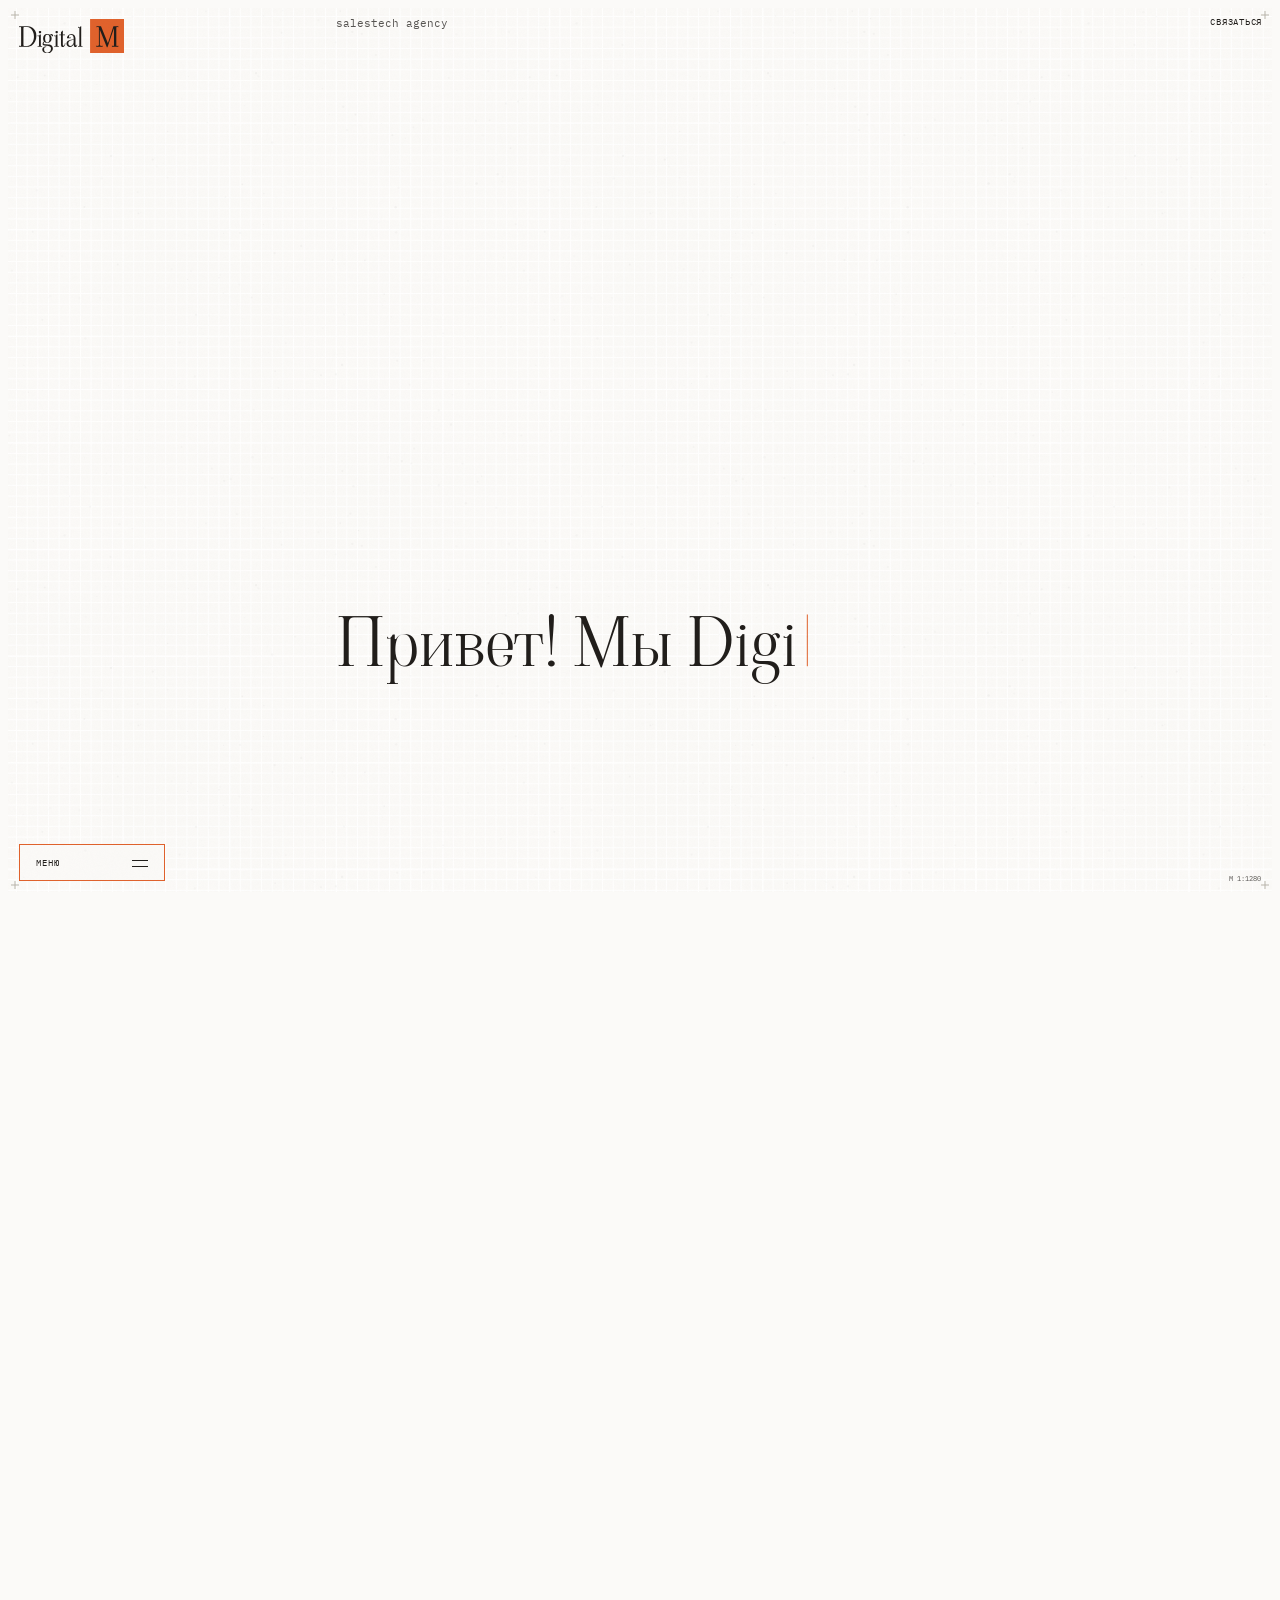
<file: 2409/index.html>
<!doctype html>
<html lang="ru">
<meta charset="utf-8">
<meta name="viewport" content="width=device-width, initial-scale=1">
<meta name="robots" content="noindex, nofollow">
<title>Digital M — четыре экрана</title>
<link rel="preconnect" href="https://fonts.googleapis.com">
<link rel="preconnect" href="https://fonts.gstatic.com" crossorigin>
<link href="https://fonts.googleapis.com/css2?family=IBM+Plex+Mono:wght@400&family=IBM+Plex+Sans:wght@400&family=Viaoda+Libre&display=swap" rel="stylesheet">
<style>
html{ font-size: calc(100vw / 120); }        
html{ scrollbar-width:none }
html::-webkit-scrollbar{ display:none }
:root{
  --paper:#FBFAF8; --ink:#211E1B; --sand:#E0C8A3; --teal:#417E8D; --terra:#E0622C;
  --mark-dark:#B9B5AC;
  --mark: var(--mark-dark);
  --pole: 0.75rem;     
  --col:  7rem;        
  --gut:  3rem;        
  --pad:  0.75rem;     
  --inset: 1rem;       
  --mark-inset: 0.25rem; 
  --plate-h: 3.25rem;  
  --btn-size: 0.875rem;  
  --btn-h: 3.5rem;       
  --btn-pad: 1.5625rem;  
  --cross: 0.75rem;    
  --win: var(--paper);
  --win-ink: var(--ink);
  --mm: 1rem;
  --mm-major: calc(var(--col) + var(--gut));
  --vellum: #F6F2EC; --chalk: #F1F0EC; --shell: #FAF2EE;
  --white: #FFFFFF;
  --mm-c: var(--white);          
  --mm-major-c: var(--white);
}
*{box-sizing:border-box; margin:0}
html{ font-synthesis: none; -webkit-font-smoothing: antialiased; }
body{ background:var(--paper); font-family:"IBM Plex Mono",ui-monospace,Menlo,monospace; color:var(--ink);
      font-weight:400; }
.sheet{ position:fixed; inset:0; z-index:1; padding:var(--pole); }
.window{
  position:relative; width:100%; height:100%; background:var(--win); color:var(--win-ink);
  background-image:
    linear-gradient(to right,  var(--mm-major-c) 1px, transparent 1px),
    linear-gradient(to bottom, var(--mm-major-c) 1px, transparent 1px),
    linear-gradient(to right,  var(--mm-c) 1px, transparent 1px),
    linear-gradient(to bottom, var(--mm-c) 1px, transparent 1px);
  background-size: var(--mm-major) var(--mm-major), var(--mm-major) var(--mm-major), var(--mm) var(--mm), var(--mm) var(--mm);
  background-position: var(--pad) var(--pad);
  overflow:hidden;
  transition: background .35s ease, color .35s ease;
}
.x{ position:absolute; width:var(--cross); height:var(--cross); pointer-events:none; z-index:4 }
.x::before,.x::after{ content:""; position:absolute; background:var(--mark); }
.x::before{ left:0; top:50%; width:100%; height:1px; transform:translateY(-50%); }
.x::after{ top:0; left:50%; height:100%; width:1px; transform:translateX(-50%); }
.x.tl{ left:var(--mark-inset); top:var(--mark-inset); }
.x.tr{ right:var(--mark-inset); top:var(--mark-inset); }
.x.bl{ left:var(--mark-inset); bottom:var(--mark-inset); }
.x.br{ right:var(--mark-inset); bottom:var(--mark-inset); }
.plate{ position:absolute; z-index:5; width:13.75rem; height:var(--btn-h);   
        border:1px solid var(--mark-dark); background:var(--win);
        display:flex; align-items:center; padding:0 var(--btn-pad);
        font-size:var(--btn-size); letter-spacing:.08em; text-transform:uppercase;
        cursor:pointer; overflow:hidden; }
.plate span{ position:relative; z-index:1; transition:color .25s ease; margin-right:auto; }
.plate i{ position:relative; z-index:1; width:1.5rem; height:1.5rem; flex:none; display:block; }
.plate i::before,.plate i::after{ content:""; position:absolute; left:0; top:50%;
          height:1px; width:100%; background:currentColor; transform-origin:center; }
.plate i::before{ transform:translateY(-3px); }
.plate i::after{  transform:translateY(3px); }
.plate::before{ content:""; position:absolute; inset:0; background:var(--terra);
        transform:scaleX(0); transform-origin:left; transition:transform .28s ease; }
.plate:hover::before{ transform:scaleX(1); }
.plate:hover span{ color:var(--paper); }
.plate:hover i::before,.plate:hover i::after{ background:var(--paper); }
.menu{ border-color:var(--terra); }
.logo{ cursor:pointer; position:absolute; z-index:5; left:var(--inset); top:var(--inset);
       height:var(--plate-h); color:var(--win-ink); line-height:0; }
.logo svg{ height:100%; width:auto; display:block; }
.contact{ position:absolute; z-index:5; right:var(--inset); top:.55625rem;
          width:auto; height:auto; border:0; background:none; padding:0;
          line-height:1.5rem; overflow:visible; }
.contact::before{ content:none; }
.contact span{ transition:color .25s ease; margin-right:-.08em; }
.contact:hover span{ color:var(--terra); }
.menu{ left:var(--inset); bottom:var(--inset); }
.scale{ position:absolute; z-index:5; right:var(--inset); bottom:.75rem;
        font-size:0.6875rem; line-height:1rem; opacity:.75;
        background:var(--win); padding-left:.5rem; }
.grain, .grain-hot{ position:absolute; pointer-events:none; z-index:6;
                    mix-blend-mode:multiply; will-change:transform; }
.grain{ inset:0; opacity:.1; }   
.grain-hot{ top:0; left:0; width:34rem; height:34rem; opacity:.3;
            margin:-17rem 0 0 -17rem;             
            -webkit-mask-image: radial-gradient(circle at center, #000 0%, rgba(0,0,0,.55) 38%, transparent 70%);
                    mask-image: radial-gradient(circle at center, #000 0%, rgba(0,0,0,.55) 38%, transparent 70%); }
@media (prefers-reduced-motion:reduce){ .grain-hot{ display:none; } }
.fx{ position:absolute; inset:0; width:100%; height:100%; pointer-events:none; z-index:6; mix-blend-mode:multiply; }
.menu-wrap{
  position:absolute; z-index:5; left:var(--inset); bottom:calc(var(--inset) + var(--btn-h));
  width:13.75rem;   
  pointer-events:none;
}
.menu-wrap .x{ opacity:0; transition:opacity .2s ease .12s; }
.window.menu-open .menu-wrap .x{ opacity:1; }
.menu-wrap .x.tl{ left:calc(var(--cross)*-1); top:calc(var(--cross)*-1); }
.menu-wrap .x.tr{ right:calc(var(--cross)*-1); top:calc(var(--cross)*-1); }
.menu-wrap .x.br{ right:calc(var(--cross)*-1); bottom:calc(var(--cross)*-1); }
.menu-wrap .x.bl{ left:calc(var(--cross)*-1); bottom:calc(var(--btn-h) * -1 - var(--cross)); }
.menu-wrap .x.br{ right:calc(var(--cross)*-1); bottom:calc(var(--btn-h) * -1 - var(--cross)); }
.menu-panel{
  border:1px solid var(--terra); border-bottom:none; background:var(--win);
  display:grid; overflow:hidden;
  transform:scaleY(0); transform-origin:bottom; opacity:0;
  transition:transform .28s ease, opacity .18s ease;
  pointer-events:none;
}
.menu-panel a{
  position:relative; height:var(--btn-h); display:flex; align-items:center;
  padding:0 var(--btn-pad); overflow:hidden;
  font-size:var(--btn-size); letter-spacing:.08em; text-transform:uppercase;
  color:inherit; text-decoration:none;
}
.menu-panel a:last-of-type{ position:relative; }
.menu-panel a:last-of-type::after{
  content:""; position:absolute; left:0; right:0; bottom:0; height:1px; z-index:2;
  background-image: repeating-linear-gradient(to right,
    var(--rule) 0 10px, transparent 10px 13px);
}
.menu-panel{ --rule: var(--terra); }
.menu-panel a span{ position:relative; z-index:1; transition:color .25s ease; }
.menu-panel a::before{ content:""; position:absolute; inset:0; background:var(--terra);
  transform:scaleX(0); transform-origin:left; transition:transform .28s ease; }
.menu-panel a:hover::before{ transform:scaleX(1); }
.menu-panel a:hover span{ color:var(--paper); }
.menu-contacts{ display:none; }   
.menu-panel a.inert{ color:var(--mark-dark); cursor:default; }
.menu-panel a.inert:hover::before{ transform:scaleX(0); }
.menu-panel a.inert:hover span{ color:var(--mark-dark); }
.window.menu-open .menu-panel{ transform:scaleY(1); opacity:1; pointer-events:auto; }
.window.menu-open .menu{ border-top:none; }
.plate i::before,.plate i::after{ transition:background .25s ease, transform .28s ease; }
.window.menu-open .menu i::before{ transform:translateY(0) rotate(45deg); }
.window.menu-open .menu i::after{  transform:translateY(0) rotate(-45deg); }
.stage{ position:absolute; inset:0; z-index:2; overflow:hidden;
  -webkit-mask-image: linear-gradient(to bottom, transparent 0, #000 2.5rem, #000 100%);
          mask-image: linear-gradient(to bottom, transparent 0, #000 2.5rem, #000 100%); }
.belt{ position:absolute; inset:0; will-change:transform; }
.scene{ position:relative; width:100%; height:100%; }
.scene-hero{ display:grid;
  grid-template-columns: repeat(12, var(--col));
  grid-template-rows: 1fr;
  column-gap: var(--gut);
  padding: var(--pad);
  align-content:end;
}
.kicker{ position:absolute; z-index:5; left:30.75rem; top:.6125rem; width:27rem;   
        font-size:1rem; line-height:1.5rem; opacity:.75; }
.hero-body{ grid-column: 1 / -1; display:grid; grid-template-columns: subgrid; align-items:end;
       padding-bottom:0; margin-bottom:-0.9925rem; }
.tezis{ grid-column: 4 / span 8; font-family:"Viaoda Libre",Georgia,serif;
        font-weight:400; font-size:6.25rem; line-height:6.75rem; }
.tezis{ position:relative; }
.tezis br.m{ display:none; }
.tezis.ждёт{ visibility:hidden; }
.tw{ visibility:hidden; }
.tw.on{ visibility:visible; }
.tw-tail{ display:inline; }
.cursor{ position:absolute; color:var(--terra); opacity:0; pointer-events:none; }
.cursor svg{ display:block; width:100%; height:100%; overflow:visible;
             transform-origin:50% 100%; transition:transform .42s cubic-bezier(.4,0,.2,1); }
.cursor .head{ opacity:0; transition:opacity .28s ease .18s; }
.cursor.typing{ opacity:1; animation:caret-blink 1.06s steps(1,end) infinite; }
.cursor.typing svg{ transform:scaleY(var(--k,1.4)); }
.cursor.done{ opacity:1; pointer-events:auto; cursor:pointer;
              animation:arrow-hint 1.9s ease-in-out infinite; }
.cursor.done .head{ opacity:1; }
.cursor.done:hover{ opacity:.7; }
@keyframes caret-blink{ 0%,52%{opacity:1} 53%,100%{opacity:0} }
@keyframes arrow-hint{ 0%,100%{transform:translateY(-.125rem)} 50%{transform:translateY(.25rem)} }
@media (prefers-reduced-motion:reduce){
  .tw{ visibility:visible; }
  .cursor{ animation:none; }
  .cursor.typing{ display:none; }
}
.scene-team{ display:grid;
  grid-template-columns: repeat(12, var(--col));
  column-gap: var(--gut);
  padding: 9.5rem var(--pad) 0;     
  align-content:start;
}
.marina{ grid-column: 4 / span 3; align-self:start; }
.staff{ grid-column: 8 / span 5; display:grid;
        grid-template-columns: 17rem 17rem; column-gap: 13rem; row-gap: 11rem;
        align-items:start; will-change:transform; }
.card{ display:block; }
.shot{ width:100%; aspect-ratio:1/1; overflow:hidden; background:var(--mark-dark); }
.shot img{ width:100%; height:100%; object-fit:cover; display:block; }
.role{ margin-top:2rem; font-family:"IBM Plex Mono",ui-monospace,monospace;
       font-size:1rem; line-height:1.5rem; }      
.role.accent{ color:var(--terra); }
.name{ margin-top:1.625rem; font-family:"Viaoda Libre",Georgia,serif; font-weight:400;
       font-size:2.5rem; line-height:2.625rem; }  
.bio{ margin-top:1.25rem; font-family:"IBM Plex Sans",system-ui,sans-serif;
      font-size:1.25rem; line-height:2.0625rem; letter-spacing:-.02em; }  
.scene-services{ display:grid;
  grid-template-columns: repeat(12, var(--col));
  column-gap: var(--gut);
  padding: 9.5rem var(--pad) 0;
  align-content:start;
}
.svc{ grid-column: 4 / span 9; display:grid; grid-template-columns: subgrid;
      padding: 2rem 0; will-change:transform;
      background-image: repeating-linear-gradient(to right,
        var(--mark) 0 .625rem, transparent .625rem .8125rem);
      background-size: 100% 1px; background-repeat: no-repeat; background-position: top left; }
.svc:first-child{ background-image:none; padding-top:0; }
.svc-name{ grid-column: 1 / span 5; font-family:"Viaoda Libre",Georgia,serif;
           font-weight:400; font-size:6.25rem; line-height:6.75rem; }
.svc-list{ grid-column: 7 / span 3; }
.svc-list li{ list-style:none; }
.svc-list li{ font-family:"IBM Plex Sans",system-ui,sans-serif;
              font-size:1.25rem; line-height:2.0625rem; letter-spacing:-.02em; }
.scene-form{ display:grid;
  grid-template-columns: repeat(12, var(--col));
  column-gap: var(--gut);
  padding: 9.5rem var(--pad) 0;
  align-content:start;
}
.form-head{ grid-column: 4 / span 6; font-family:"Viaoda Libre",Georgia,serif;
            font-weight:400; font-size:6.25rem; line-height:6.75rem; will-change:transform; }
.form-grid{ grid-column: 4 / span 8; display:grid; grid-template-columns: 1fr 1fr;
            column-gap: var(--gut); margin-top:2rem; }
.f{ position:relative; height:6rem; will-change:transform; }
.f.wide{ grid-column: 1 / -1; }
.f.tall{ height:9rem; }
.f textarea{ position:absolute; left:0; bottom:1rem; top:3rem; width:100%;
          border:0; background:transparent; color:inherit; outline:none; resize:none;
          font-family:"IBM Plex Sans",system-ui,sans-serif; font-size:2rem;
          line-height:2.75rem; letter-spacing:-.02em; }
.f.tall .f-file{ position:absolute; right:0; top:1.25rem; height:1.5rem;
         cursor:pointer; display:flex; align-items:center; z-index:2; }
.f-file input{ position:absolute; width:1px; height:1px; opacity:0; pointer-events:none; }
.f-file b{ font-weight:400; font-family:"IBM Plex Mono",ui-monospace,monospace;
           font-size:var(--btn-size); letter-spacing:.08em; text-transform:uppercase;
           color:var(--mark-dark); transition:color .25s ease; }
.f-file:hover b{ color:var(--terra); }
.f-file.has b{ color:var(--win-ink); }
.f-label{ position:absolute; left:0; top:1.25rem; pointer-events:none;
          font-family:"IBM Plex Mono",ui-monospace,monospace; font-size:var(--btn-size);
          line-height:1.5rem; letter-spacing:.08em; text-transform:uppercase;
          color:var(--mark-dark); }
.f input{ position:absolute; left:0; bottom:1rem; width:100%; height:2.25rem;
          border:0; background:transparent; color:inherit; outline:none;
          font-family:"IBM Plex Sans",system-ui,sans-serif; font-size:2rem;
          line-height:2.25rem; letter-spacing:-.02em; }
.f-line{ position:absolute; left:0; right:0; bottom:0; height:1px; background:var(--mark); }
.f-line::after{ content:""; position:absolute; inset:0; background:var(--terra);
          transform:scaleX(0); transform-origin:left; transition:transform .28s ease; }
.f:focus-within .f-line::after{ transform:scaleX(1); }
.form-send{ grid-column: 1 / -1; margin-top:0; width:100%; height:7rem;
            border:0; background:transparent; color:inherit;
            font-family:"IBM Plex Mono",ui-monospace,monospace; font-size:var(--btn-size);
            letter-spacing:.08em; text-transform:uppercase; text-align:left;
            padding:0; cursor:pointer; position:relative;
            display:flex; align-items:center; will-change:transform; }
.form-send span{ position:relative; z-index:1; padding-left:var(--btn-pad);
            transition:color .25s ease; }
.form-send::before{ content:""; position:absolute; inset:-1px 0 0 0; background:var(--terra);
            transform:scaleX(0); transform-origin:left; transition:transform .28s ease; }
.form-send:hover::before{ transform:scaleX(1); }
.form-send:hover span{ color:var(--paper); }
.form-info{ position:absolute; left:30.75rem; right:var(--pad); bottom:.4375rem;
            margin:0; padding:0; border:0;
            display:grid; grid-template-columns: repeat(3, 1fr); column-gap: var(--gut);
            will-change:transform; }   
.form-info div{ display:block; }
.form-info dt{ font-family:"IBM Plex Mono",ui-monospace,monospace; font-size:var(--btn-size);
               line-height:1.5rem; letter-spacing:.08em; text-transform:uppercase;
               color:var(--mark-dark); }
.form-info dd{ margin:.75rem 0 0; font-family:"IBM Plex Sans",system-ui,sans-serif;
               font-size:1.5rem; line-height:2.25rem; }
.form-info dd.fish{ }
.form-info a, .form-info .lnk{ color:inherit; text-decoration:none; cursor:pointer;
            transition:color .25s ease; }
.form-info a:hover, .form-info .lnk:hover{ color:var(--terra); }
.form-info .lnk + .lnk{ margin-left:1.5rem; }
.window.paper{ --win:var(--paper); --win-ink:var(--ink);   --mark:var(--mark-dark); }
.window.sand { --win:var(--sand);  --win-ink:var(--ink);   --mark:var(--paper); }
.window.teal { --win:var(--teal);  --win-ink:var(--paper); --mark:var(--paper); }
.window.ink  { --win:var(--ink);   --win-ink:var(--paper); --mark:var(--paper); }
</style>
<link rel="stylesheet" href="mobile.css" media="(max-width: 767px)">
<div class="sheet">
  <div class="window paper" id="win">
    <span class="x tl"></span><span class="x tr"></span><span class="x bl"></span><span class="x br"></span>
    <div class="grain" id="grain"></div>
    <div class="grain-hot" id="grainHot"></div>
    <div class="stage">
    <div class="belt" id="belt">
    <section class="scene scene-hero" id="hero">
      <div class="hero-body">
        <h1 class="tezis">Привет!<br class="m"> Мы Digital&nbsp;M. <br>Просто и&nbsp;быстро<br class="m"> о&nbsp;том, <br class="d">кто мы<br class="m"> и что умеем.<br><span class="tw-tail">&#8203;</span></h1>
        <script>
          (function(){
            var h = document.currentScript.previousElementSibling;
            h.classList.add('ждёт');
            setTimeout(function(){ h.classList.remove('ждёт'); }, 4000);
          })();
        </script>
      </div>
    </section>
    <section class="scene scene-team" id="team">
      <article class="card marina">
        <div class="shot"><img src="foto/marina.png" alt=""></div>
        <div class="role accent">CEO, управляющий партнер</div>
        <h2 class="name">Марина <br>Зрилова</h2>
        <p class="bio">Опыт в digital 15 лет. Строю партнерские отношения вдолгую и&nbsp;с&nbsp;направленностью на результат. Средний срок контракта 3 года</p>
      </article>
      <div class="staff" id="staff">
          <article class="card">
            <div class="shot"><img src="foto/anastasia.png" alt=""></div>
            <div class="role">директор по развитию</div>
            <h2 class="name">Анастасия <br>Шелехова</h2>
            <p class="bio">Эксперт в digital 7 лет. 4 высших образования.<br>Нахожу идеальное решение для вашей бизнес-задачи</p>
          </article>
          <article class="card">
            <div class="shot"><img src="foto/anna.png" alt=""></div>
            <div class="role">медиадиректор</div>
            <h2 class="name">Анна <br>Стец</h2>
            <p class="bio">Опыт в диджитал 10 лет.<br>Поиск новых источников трафика, медиа-миксов, новых технологий, обзор медиарынка, трендов</p>
          </article>
          <article class="card">
            <div class="shot"><img src="foto/varvara.png" alt=""></div>
            <div class="role">performance-директор</div>
            <h2 class="name">Варвара <br>Негробова</h2>
            <p class="bio">Эксперт в digital 13 лет. Опыт маркетолога на стороне клиента и диджитал-менеджера помогает выстроить четкий бизнес-процесс для быстрой и качественной работы с клиентами</p>
          </article>
          <article class="card">
            <div class="shot"><img src="foto/maria.png" alt=""></div>
            <div class="role">SM-директор</div>
            <h2 class="name">Мария <br>Барабанова</h2>
            <p class="bio">Опыт в digital 8 лет.<br>Успешное создание смм-стратегий и реализация btl-кампаний и спецпроектов</p>
          </article>
      </div>
    </section>
    <section class="scene scene-services" id="services">
      <div class="svc">
        <h2 class="svc-name">Brandformance</h2>
        <ul class="svc-list"><li>performance-маркетинг</li><li>медийная реклама</li><li>контекстная реклама</li></ul>
      </div>
      <div class="svc">
        <h2 class="svc-name">Social Media</h2>
        <ul class="svc-list"><li>инфлюэнс-маркетинг</li><li>smm-стратегии</li><li>создание контента / продвижение / публикации / модерация</li><li>посевы в пабликах</li><li>спецпроекты</li></ul>
      </div>
      <div class="svc">
        <h2 class="svc-name">Promo</h2>
        <ul class="svc-list"><li>чековые промо под ключ</li><li>креативные идеи и адаптация под форматы</li><li>варианты механики</li><li>создание промо-сайтов</li><li>размещение</li><li>модерация чеков</li></ul>
      </div>
    </section>
    <section class="scene scene-form" id="form">
      <h2 class="form-head">Связаться с нами</h2>
      <form class="form-grid" id="formGrid" onsubmit="return false">
        <div class="f"><span class="f-label">имя</span><input type="text" aria-label="имя"><span class="f-line"></span></div>
        <div class="f"><span class="f-label">компания</span><input type="text" aria-label="компания"><span class="f-line"></span></div>
        <div class="f"><span class="f-label">почта</span><input type="email" aria-label="почта"><span class="f-line"></span></div>
        <div class="f"><span class="f-label">телефон</span><input type="tel" aria-label="телефон"><span class="f-line"></span></div>
        <div class="f wide tall">
          <span class="f-label">задача</span>
          <label class="f-file" id="fileRow"><b>прикрепить файл</b><input type="file" id="fileInput"></label>
          <textarea aria-label="задача" rows="3"></textarea>
          <span class="f-line"></span>
        </div>
        <button class="form-send" type="submit"><span>отправить</span></button>
      </form>
      <dl class="form-info">
        <div><dt>телефон</dt><dd class="fish"><span class="lnk">+7 000 000-00-00</span></dd></div>
        <div><dt>почта</dt><dd><a href="mailto:info@digitalm.agency">info@digitalm.agency</a></dd></div>
        <div><dt>мессенджеры</dt><dd class="fish"><span class="lnk">телеграм</span><span class="lnk">вотсап</span><span class="lnk">макс</span></dd></div>
      </dl>
    </section>
    </div>
    </div>
    <div class="kicker">salestech agency</div>
    <div class="logo"><svg class="logo-svg" viewBox="0 0 476 156" fill="none" xmlns="http://www.w3.org/2000/svg">
<g clip-path="url(#clip0_4_1129)">
<rect x="320" width="156" height="156" fill="#E0622C"/>
<path d="M369.104 32.7461L400.194 109.627L425.126 32.7871L425.267 32.3555H447.256V36.9082L446.442 36.6514C444.931 36.1741 443.56 35.9424 442.325 35.9424C440.894 35.9424 439.837 36.3527 439.077 37.1123C438.416 37.7737 438.03 38.8168 438.03 40.3604V116.62C438.03 118.144 438.407 119.239 439.078 119.99C439.834 120.666 440.892 121.038 442.325 121.038C443.56 121.038 444.931 120.806 446.442 120.329L447.256 120.072V124.625H418.33V120.086L419.135 120.327C420.737 120.808 422.11 121.038 423.261 121.038C424.711 121.038 425.719 120.658 426.386 119.991C427.139 119.237 427.556 118.144 427.556 116.62V41.5449L398.369 127.086H395.657L395.499 126.696L363.743 48.8486L363.861 116.619C363.861 117.929 364.458 118.968 365.766 119.771C367.208 120.605 368.98 121.038 371.108 121.038C372.685 121.038 374.265 120.802 375.849 120.327L376.653 120.086V124.625H347.605V120.072L348.419 120.329C349.916 120.802 351.451 121.038 353.027 121.038C355.072 121.038 356.709 120.606 357.977 119.786C359.206 118.99 359.782 117.95 359.782 116.62V40.3604C359.782 38.9797 359.285 37.9366 358.3 37.1621C357.295 36.3726 355.888 35.9425 354.012 35.9424C352.691 35.9424 351.234 36.176 349.64 36.6543L348.836 36.8955V32.3555H368.947L369.104 32.7461Z" fill="#211E1B"/>
<path fill-rule="evenodd" clip-rule="evenodd" d="M127.422 67.8574C132.107 67.8574 136.089 68.9632 139.334 71.208C140.293 70.3337 141.402 69.6174 142.658 69.0576L143.222 68.8057C144.531 68.2559 145.802 67.9717 147.03 67.9717C147.861 67.9717 148.556 68.0439 149.051 68.2324C150.29 68.6454 151.331 69.3491 152.163 70.3389C153.08 71.2631 153.583 72.3201 153.583 73.498C153.583 74.4301 153.21 75.3549 152.552 76.2598L152.547 76.2666L152.541 76.2734C152.14 76.7947 151.737 77.2159 151.329 77.5107C150.921 77.8056 150.472 77.999 149.994 77.999C149.213 77.999 148.584 77.5934 148.117 76.9395C147.709 76.3677 147.236 75.5354 146.699 74.4619L146.691 74.4463C146.164 73.3157 145.727 72.5222 145.381 72.0381L145.37 72.0225L145.36 72.0059C145.043 71.4987 144.727 71.3095 144.434 71.2676L144.396 71.2617L144.361 71.252C143.986 71.1518 143.522 71.2036 142.933 71.5146C142.449 71.7697 141.908 72.1873 141.309 72.7871C143.126 74.5243 144.506 76.6271 145.447 79.0889C146.464 81.7472 146.971 84.5596 146.971 87.5205C146.971 93.2654 145.376 97.9837 142.139 101.616C138.939 105.292 133.985 107.069 127.422 107.069C122.285 107.069 118.043 105.816 114.749 103.26C113.387 103.697 112.461 104.476 111.907 105.584L111.903 105.591L111.9 105.597C111.258 106.811 110.947 108.003 110.947 109.181C110.947 109.995 111.13 110.678 111.477 111.251C111.824 111.825 112.356 112.325 113.104 112.737C114.618 113.573 116.971 114.027 120.24 114.027H120.252L132.563 114.256C139.123 114.334 144.136 116.149 147.481 119.807L147.794 120.14C150.965 123.606 152.557 127.715 152.557 132.437C152.557 136.28 151.495 139.888 149.386 143.25L149.387 143.251C147.273 146.695 144.302 149.466 140.491 151.565C136.664 153.674 132.302 154.722 127.422 154.722C123.313 154.722 119.502 153.946 115.996 152.388L115.991 152.386C112.566 150.829 109.82 148.716 107.773 146.04L107.771 146.038C105.792 143.426 104.795 140.52 104.795 137.339C104.795 135.094 105.398 132.9 106.584 130.765L106.589 130.756C107.796 128.663 109.674 126.918 112.182 125.508L112.188 125.504C114.814 124.072 118.079 123.375 121.95 123.375H122.575V125.537H121.95C118.255 125.537 115.983 126.605 114.852 128.534C113.638 130.605 112.999 133.521 112.999 137.339C112.999 141.18 114.131 144.403 116.381 147.043L116.603 147.297L116.607 147.303C118.962 150.014 122.527 151.419 127.422 151.419C132.679 151.419 136.673 149.797 139.494 146.614L139.504 146.603C142.405 143.484 143.896 139.057 143.896 133.234C143.896 129.048 142.115 125.949 138.509 123.857C134.85 121.736 129.282 120.636 121.722 120.636C116.745 120.636 112.915 119.959 110.308 118.535C108.995 117.818 107.979 116.905 107.295 115.783C106.61 114.66 106.277 113.364 106.277 111.916C106.277 109.816 106.884 107.698 108.065 105.571L108.069 105.563L108.074 105.556C109.211 103.638 110.819 102.249 112.879 101.393C109.9 97.9578 108.443 93.3095 108.443 87.5205C108.443 82.073 110.003 77.4419 113.147 73.668C116.338 69.7628 121.138 67.8574 127.422 67.8574ZM127.422 70.4756C125.575 70.4756 124.04 70.8732 122.789 71.6377C121.54 72.4012 120.532 73.5556 119.778 75.1357L119.775 75.1406C118.235 78.295 117.445 82.4102 117.445 87.5205C117.445 92.9466 118.201 97.1326 119.662 100.128C120.409 101.583 121.418 102.652 122.684 103.363C123.957 104.078 125.528 104.451 127.422 104.451C129.356 104.451 130.956 104.078 132.249 103.361C133.537 102.648 134.555 101.575 135.302 100.117L135.307 100.106C136.91 97.1178 137.741 92.9403 137.741 87.5205C137.741 82.4137 136.914 78.3027 135.302 75.1514L135.299 75.1455C134.509 73.5652 133.465 72.408 132.176 71.6416C130.885 70.874 129.309 70.4756 127.422 70.4756Z" fill="currentColor"/>
<path fill-rule="evenodd" clip-rule="evenodd" d="M234.967 67.7432C239.614 67.7433 243.405 68.8266 246.279 71.0557L246.812 71.458C249.257 73.3625 251.056 75.639 252.189 78.2871L252.641 79.3965C253.736 82.1711 254.287 84.9561 254.287 87.748V112.486C254.287 115.311 254.592 117.346 255.149 118.653C255.425 119.3 255.75 119.737 256.1 120.01C256.44 120.275 256.835 120.411 257.311 120.411C257.754 120.411 258.272 120.133 258.83 119.227L258.837 119.216C259.468 118.234 259.764 117.285 259.764 116.362V115.737H262.153V116.362C262.153 119.307 261.232 121.658 259.326 123.321L259.327 123.322C257.543 124.944 255.456 125.765 253.093 125.766C251.709 125.766 250.507 125.46 249.525 124.806C248.541 124.149 247.831 123.177 247.376 121.936L247.372 121.927L247.369 121.918C246.578 119.545 246.197 116.275 246.197 112.145V112.06C246.079 112.405 245.953 112.765 245.818 113.139L245.819 113.14C244.796 116.21 242.951 119.065 240.311 121.706C237.59 124.426 234 125.766 229.608 125.766C225.215 125.766 221.49 124.426 218.476 121.729L218.469 121.724C215.423 118.918 213.935 114.972 213.935 109.979C213.935 106.326 215.173 103.204 217.646 100.651C220.06 98.0832 222.729 96.3099 225.653 95.3613L225.658 95.3604C227.125 94.8973 228.815 94.4742 230.725 94.0918C232.698 93.6363 234.03 93.3322 234.717 93.1797L234.729 93.1768C238.521 92.4185 241.342 91.7403 243.208 91.1436C244.974 90.5049 245.877 89.7208 246.195 88.8916C246.181 83.5482 245.135 79.1407 243.091 75.6367L243.086 75.6289C241.165 72.2134 237.938 70.4758 233.257 70.4756C230.392 70.4756 228.319 71.4989 226.933 73.5059L226.934 73.5068C225.584 75.4963 224.876 78.2472 224.876 81.8203C224.876 82.7232 225.049 83.2612 225.28 83.5576C225.357 83.6241 225.533 83.7243 225.894 83.8027C226.27 83.8846 226.783 83.9316 227.442 83.9316C228.181 83.9316 228.784 83.7642 229.277 83.4561C229.773 83.146 229.896 82.8624 229.896 82.6182V81.9932H232.172V86.3213H215.987V85.6963C215.987 82.8325 216.824 80.0241 218.471 77.2803C220.122 74.453 222.401 72.176 225.299 70.4531C228.21 68.6458 231.438 67.7432 234.967 67.7432ZM245.634 92.793C244.851 93.0278 243.883 93.2597 242.736 93.4893C237.813 94.7772 234.236 95.8336 231.989 96.6572L231.987 96.6582C228.498 97.9203 225.996 99.6805 224.418 101.904L224.413 101.912C222.822 104.082 222.025 106.536 222.025 109.294C222.025 112.513 222.9 115.346 224.641 117.816C226.408 120.144 228.909 121.323 232.23 121.323C234.63 121.323 236.878 120.376 238.986 118.413C241.129 116.418 242.83 114.053 244.089 111.313C245.364 108.538 245.97 106.277 245.97 104.506V92.6826C245.863 92.7201 245.751 92.7579 245.634 92.793Z" fill="currentColor"/>
<path d="M197.361 70.0225H206.706V72.9824H197.355L197.243 112.487C197.243 115.497 197.509 117.594 197.991 118.85C198.257 119.409 198.578 119.79 198.937 120.034C199.295 120.278 199.73 120.411 200.267 120.411C201.561 120.411 202.636 119.844 203.521 118.618C204.464 117.313 205.155 115.861 205.592 114.26L205.594 114.251L205.597 114.242C206.123 112.513 206.367 111.215 206.367 110.32V109.695H208.758V110.32C208.758 112.546 208.24 114.87 207.227 117.287L207.225 117.294C206.201 119.657 204.739 121.672 202.844 123.33L202.843 123.331C200.979 124.952 198.78 125.765 196.276 125.765C194.796 125.765 193.518 125.485 192.484 124.882C191.441 124.273 190.687 123.36 190.223 122.177L190.218 122.164L190.214 122.151C189.42 119.849 189.04 116.575 189.04 112.372V72.9824H181.515V70.0225H189.04V57.8252H189.665C191.109 57.825 192.074 57.3528 192.69 56.4902L192.698 56.4785L192.707 56.4678C193.473 55.4926 193.827 54.5228 193.827 53.5479V52.9229H197.476L197.361 70.0225Z" fill="currentColor"/>
<path fill-rule="evenodd" clip-rule="evenodd" d="M38.9268 32.3555C46.0902 32.3555 52.6803 34.1895 58.6836 37.8574L59.251 38.2061C65.0716 41.8527 69.6751 46.9069 73.0596 53.3535C76.5564 60.0141 78.2968 67.5783 78.2969 76.0303C78.2969 84.5664 76.5148 92.5722 72.9473 100.039C69.4637 107.502 64.6854 113.49 58.6094 117.984C52.6039 122.405 46.0373 124.625 38.9268 124.625H0.294922V120.072L1.1084 120.329C2.61961 120.806 3.99 121.038 5.22461 121.038C6.6755 121.038 7.68264 120.658 8.34961 119.991C9.10349 119.237 9.51953 118.144 9.51953 116.62V40.3604C9.51951 38.8329 9.10217 37.7974 8.37109 37.1328L8.34961 37.1133L8.3291 37.0908C7.65859 36.3534 6.65851 35.9424 5.22461 35.9424C3.99004 35.9424 2.61956 36.1742 1.1084 36.6514L0.294922 36.9082V32.3555H38.9268ZM25.1514 35.5732C23.813 35.5732 22.5885 35.9795 21.4619 36.8057L21.4551 36.8105L21.4541 36.8096C20.523 37.4749 19.9951 38.6023 19.9951 40.3604V116.62C19.9951 118.373 20.5206 119.498 21.4463 120.164C22.5718 120.912 23.8019 121.284 25.1514 121.284H36.2207C40.7496 121.284 45.3899 119.776 50.1504 116.71L50.1543 116.707C54.958 113.665 59.0311 108.923 62.3555 102.437C65.6604 95.906 67.3301 87.769 67.3301 77.998C67.33 70.4552 65.8705 63.45 62.957 56.9756L62.9531 56.9678C60.1176 50.4056 56.2802 45.2041 51.4512 41.3408L51.4473 41.3369C46.7068 37.4804 41.6358 35.5732 36.2207 35.5732H25.1514Z" fill="currentColor"/>
<path d="M98.2959 117.16C98.2959 119.111 98.4479 120.464 98.7148 121.277C98.8556 121.602 99.0574 121.825 99.3203 121.976C99.5991 122.135 99.9877 122.235 100.521 122.235C101.032 122.235 101.908 122.069 103.194 121.69L103.995 121.455V124.625H83.9346V121.455L84.7373 121.69C86.0234 122.069 86.899 122.235 87.4102 122.235C88.6326 122.235 89.2024 121.845 89.4502 121.264C89.7879 120.383 89.9775 119.032 89.9775 117.16V77.4062C89.0138 77.6484 88.0052 77.7705 86.9541 77.7705C86.376 77.7705 85.5413 77.6899 84.4717 77.5371L83.9346 77.46V73.2148H86.2119V73.8398C86.2119 74.1196 86.3354 74.3985 86.7334 74.6875C87.2317 74.9945 87.7938 75.1533 88.4365 75.1533C89.3154 75.1532 90.1118 74.815 90.8447 74.082C91.6416 73.2851 92.643 72.0284 93.8516 70.291L94.0381 70.0234H98.2959V117.16Z" fill="currentColor"/>
<path d="M173.296 117.16C173.296 119.111 173.448 120.464 173.715 121.277C173.856 121.602 174.057 121.825 174.32 121.976C174.599 122.135 174.988 122.235 175.521 122.235C176.032 122.235 176.908 122.069 178.194 121.69L178.995 121.455V124.625H158.935V121.455L159.737 121.69C161.023 122.069 161.899 122.235 162.41 122.235C163.633 122.235 164.202 121.845 164.45 121.264C164.788 120.383 164.978 119.032 164.978 117.16V77.4062C164.014 77.6484 163.005 77.7705 161.954 77.7705C161.376 77.7705 160.541 77.6899 159.472 77.5371L158.935 77.46V73.2148H161.212V73.8398C161.212 74.1196 161.335 74.3985 161.733 74.6875C162.232 74.9945 162.794 75.1533 163.437 75.1533C164.315 75.1532 165.112 74.815 165.845 74.082C166.642 73.2851 167.643 72.0284 168.852 70.291L169.038 70.0234H173.296V117.16Z" fill="currentColor"/>
<path d="M280.016 117.161C280.016 119.109 280.167 120.461 280.434 121.274C280.574 121.6 280.776 121.825 281.04 121.976C281.319 122.135 281.707 122.234 282.24 122.234C282.751 122.234 283.627 122.069 284.914 121.69L285.715 121.454V124.625H265.655V121.454L266.457 121.69C267.743 122.069 268.619 122.234 269.13 122.234C270.354 122.234 270.924 121.844 271.171 121.261C271.508 120.38 271.697 119.03 271.697 117.16V39.8613C271.08 39.9782 270.413 40.0371 269.7 40.0371C268.592 40.0371 267.413 39.9185 266.165 39.6846L265.655 39.5889V35.3672H267.932V35.9922C267.932 36.0839 268.025 36.3707 268.737 36.8047C269.496 37.1452 270.195 37.3046 270.84 37.3047C272.469 37.3046 273.857 36.8817 275.031 36.0557C276.173 35.1779 276.713 34.1055 276.713 32.7998V32.1748H280.13L280.016 117.161Z" fill="currentColor"/>
<path d="M94.5928 53.835C96.1046 53.8351 97.3994 54.3428 98.4326 55.3652C99.5397 56.309 100.119 57.5005 100.119 58.9062C100.119 60.3644 99.596 61.5985 98.5488 62.5586C97.5027 63.5175 96.165 63.9764 94.5928 63.9766C93.0864 63.9766 91.7898 63.5116 90.75 62.5586C89.7027 61.5985 89.1798 60.3645 89.1797 58.9062C89.1797 57.4478 89.7025 56.2131 90.75 55.2529C91.7898 54.3 93.0864 53.835 94.5928 53.835Z" fill="currentColor"/>
<path d="M169.593 53.835C171.105 53.8351 172.399 54.3428 173.433 55.3652C174.54 56.309 175.119 57.5005 175.119 58.9062C175.119 60.3644 174.596 61.5985 173.549 62.5586C172.503 63.5175 171.165 63.9764 169.593 63.9766C168.086 63.9766 166.79 63.5116 165.75 62.5586C164.703 61.5985 164.18 60.3645 164.18 58.9062C164.18 57.4478 164.703 56.2131 165.75 55.2529C166.79 54.3 168.086 53.835 169.593 53.835Z" fill="currentColor"/>
</g>
<defs>
<clipPath id="clip0_4_1129">
<rect width="476" height="156" fill="white"/>
</clipPath>
</defs>
</svg></div>
    <div class="plate contact"><span>связаться</span></div>
    <div class="menu-wrap">
      <span class="x tl"></span><span class="x tr"></span><span class="x br"></span>
      <nav class="menu-panel" id="menuPanel" aria-hidden="true">
        <a href="#"><span>Кто мы?</span></a>
        <a href="#"><span>Что умеем?</span></a>
        <a class="inert"><span>Кейсы</span></a>
        <a href="#"><span>Связаться</span></a>
        <dl class="menu-contacts">
          <div><dt>телефон</dt><dd><span class="lnk">+7 000 000-00-00</span></dd></div>
          <div><dt>мессенджеры</dt><dd><span class="lnk">телеграм</span><span class="lnk">вотсап</span><span class="lnk">макс</span></dd></div>
          <div><dt>почта</dt><dd><a href="mailto:info@digitalm.agency">info@digitalm.agency</a></dd></div>
        </dl>
      </nav>
    </div>
    <div class="plate menu" id="menuBtn" role="button" tabindex="0" aria-expanded="false"><span>меню</span><i></i></div>
    <div class="scale" id="scale">M 1:1920</div>
  </div>
</div>
<script>
const win   = document.getElementById('win');
const hero  = document.getElementById('hero');
const team  = document.getElementById('team');
const staff = document.getElementById('staff');
const belt  = document.getElementById('belt');
const cards = [...staff.children];
const CARD_STEP = 34;
const ГРУППА = [0, 90, 90, 190, 190];
const карточки = [document.querySelector('.marina'), ...cards];
const сдвигГруппы = new Map();
const частиКарточек = карточки.map(c => [...c.querySelectorAll('.role, .name, .bio')]);
let W = 0, T = 0, STOPS = [];
const HOLD  = 320;
const TEAM  = 240;
const MICRO = 144;
const STAFF_LAG = 240;
const ROW_LAG   = 120;
const ROW_STEP  = 80;
const clamp01 = v => Math.min(1, Math.max(0, v));
const trail = t => Math.pow(1 - clamp01(t), 0.7);
const reduced = matchMedia('(prefers-reduced-motion: reduce)').matches;
const МОБ = matchMedia('(max-width: 767px)');
const сцена = document.querySelector('.stage');
const скроллер = () => МОБ.matches ? сцена : window;
const гдеY = () => МОБ.matches ? сцена.scrollTop : window.scrollY;
const svcRows  = [...document.querySelectorAll('.svc')];
const formRows = [document.querySelector('.form-head'),
                  ...document.querySelectorAll('.form-grid > *'),
                  document.querySelector('.form-info')].filter(Boolean);
function measure(){
  staff.style.transform = 'none';
  belt.style.transform  = 'none';
  частиКарточек.forEach(части => части.forEach(el => el.style.transform = 'none'));
  карточки.forEach(c => c.style.transform = 'none');
  сдвигГруппы.clear();
  svcRows.forEach(el => el.style.transform = 'none');
  formRows.forEach(el => el.style.transform = 'none');
  if (МОБ.matches){ document.body.style.height = ''; обложки(); return; }
  W = win.clientHeight;
  const top1 = cards[0].getBoundingClientRect().top;
  const top2 = cards[2].getBoundingClientRect().top;
  T = Math.round(top2 - top1);
  STOPS = [
    { belt: 0 * W, hold: HOLD },
    { belt: 1 * W, hold: TEAM },
    { belt: 1 * W, hold: T, isStaff: true },
    { belt: 1 * W, hold: MICRO },
    { belt: 2 * W, hold: HOLD },
  ];
  const holds = STOPS.reduce((a, s) => a + s.hold, 0);
  document.body.style.height = (3 * W + holds + window.innerHeight) + 'px';
  smooth = window.scrollY;
  render(smooth);
}
function обложки(){
  if (!МОБ.matches) return;
  const cs = [...team.querySelectorAll('.card')];
  const max = team.scrollWidth - team.clientWidth;
  const фокус = max > 0 ? team.scrollLeft / max * (cs.length - 1) : 0;
  cs.forEach((c, i) => {
    const d = Math.min(1, Math.abs(i - фокус));
    c.style.transform = 'translate3d(0,' + (d * 2) + 'rem,0)';
  });
}
team.addEventListener('scroll', () => requestAnimationFrame(обложки), { passive: true });
function belted(y){
  let eaten = 0, p2 = 0;
  for (const st of STOPS){
    const startY = st.belt + eaten;
    const held   = Math.min(Math.max(y - startY, 0), st.hold);
    eaten += held;
    if (st.isStaff) p2 = st.hold > 0 ? held / st.hold : 0;
  }
  return { L: y - eaten, p2 };
}
function anchorOf(i){
  if (МОБ.matches) return document.querySelectorAll('.scene')[i].offsetTop;
  return i * W + STOPS.reduce((a, st) => a + (st.belt < i * W ? st.hold : 0), 0);
}
function render(y){
  const { L, p2 } = belted(y);
  belt.style.transform = 'translate3d(0,' + (-L) + 'px,0)';
  const arrive = i => clamp01(L / W - (i - 1));
  const lagStaff = reduced ? 0 : trail(arrive(1)) * STAFF_LAG;
  const shiftStaff = lagStaff - p2 * T;
  const lagRow = (scene, k) =>
    reduced ? 0 : trail(arrive(scene)) * (ROW_LAG + k * ROW_STEP);
  staff.style.transform = 'translate3d(0,' + shiftStaff + 'px,0)';
  if (!reduced && L > -W && L < 2.4 * W){
    const winTop = win.getBoundingClientRect().top;
    const доли = карточки.map(c =>
      clamp01((W - (c.getBoundingClientRect().top - winTop - (сдвигГруппы.get(c) || 0)))
              / (W * 0.8)));
    карточки.forEach((c, i) => {
      const s = trail(доли[i]) * ГРУППА[i];
      сдвигГруппы.set(c, s);
      c.style.transform = 'translate3d(0,' + s + 'px,0)';
    });
    частиКарточек.forEach((части, i) => части.forEach((el, j) =>
      el.style.transform =
        'translate3d(0,' + trail(доли[i]) * CARD_STEP * (j + 1) + 'px,0)'));
  }
  svcRows.forEach((el, k) =>
    el.style.transform = 'translate3d(0,' + lagRow(2, k) + 'px,0)');
  formRows.forEach((el, k) =>
    el.style.transform = 'translate3d(0,' + lagRow(3, k) + 'px,0)');
  win.dataset.belt = Math.round(L) + ' / ' + p2.toFixed(2);
}
let smooth = 0;
function tick(){
  const target = window.scrollY;
  if (reduced) { smooth = target; }
  else {
    smooth += (target - smooth) * 0.1;
    if (Math.abs(target - smooth) < 0.05) smooth = target;
  }
  if (!МОБ.matches) render(smooth);
  зернуКадр();
  requestAnimationFrame(tick);
}
addEventListener('resize', measure);
if (document.fonts && document.fonts.ready) document.fonts.ready.then(measure);
const ЗЕРНО = { тайл: 512, пятна: 14, зерно: 16, волокон: 900, крапин: 260, тепло: [0, 3, 8], догон: 0.12 };
(function зерно(){
  const s = ЗЕРНО.тайл;
  const c = document.createElement('canvas'); c.width = c.height = s;
  const g = c.getContext('2d');
  const октава = (клетка) => {
    const n = s / клетка, сетка = [];
    for (let i = 0; i < n * n; i++) сетка.push(Math.random());
    const v = (x, y) => сетка[((y % n + n) % n) * n + ((x % n + n) % n)];
    const гладко = t => t * t * (3 - 2 * t);
    return (x, y) => {
      const gx = x / клетка, gy = y / клетка, x0 = Math.floor(gx), y0 = Math.floor(gy);
      const fx = гладко(gx - x0), fy = гладко(gy - y0);
      const a = v(x0, y0) + (v(x0 + 1, y0) - v(x0, y0)) * fx;
      const b = v(x0, y0 + 1) + (v(x0 + 1, y0 + 1) - v(x0, y0 + 1)) * fx;
      return a + (b - a) * fy;
    };
  };
  const о1 = октава(128), о2 = октава(64), о3 = октава(16);
  const img = g.createImageData(s, s), d = img.data;
  for (let y = 0; y < s; y++){
    for (let x = 0; x < s; x++){
      const пятно = (о1(x, y) * .55 + о2(x, y) * .3 + о3(x, y) * .15);
      let v = 255 - пятно * ЗЕРНО.пятна - Math.random() * ЗЕРНО.зерно;
      const i = (y * s + x) * 4;
      d[i]   = v - ЗЕРНО.тепло[0];
      d[i+1] = v - ЗЕРНО.тепло[1];
      d[i+2] = v - ЗЕРНО.тепло[2];
      d[i+3] = 255;
    }
  }
  g.putImageData(img, 0, 0);
  const повсюду = (рисуй) => { for (const ox of [-s, 0, s]) for (const oy of [-s, 0, s]) { g.save(); g.translate(ox, oy); рисуй(); g.restore(); } };
  const волокна = [], крапины = [];
  for (let k = 0; k < ЗЕРНО.волокон; k++){
    const x = Math.random() * s, y = Math.random() * s, дл = 3 + Math.random() * 11, уг = Math.random() * Math.PI;
    волокна.push([x, y, x + Math.cos(уг) * дл, y + Math.sin(уг) * дл, Math.random() < .7]);
  }
  for (let k = 0; k < ЗЕРНО.крапин; k++) крапины.push([Math.random() * s, Math.random() * s, .4 + Math.random() * .9, .12 + Math.random() * .3]);
  повсюду(() => {
    g.lineWidth = .6;
    for (const [x1, y1, x2, y2, тёмн] of волокна){
      g.strokeStyle = тёмн ? 'rgba(90,70,50,.10)' : 'rgba(255,255,255,.35)';
      g.beginPath(); g.moveTo(x1, y1); g.lineTo(x2, y2); g.stroke();
    }
    for (const [x, y, r, a] of крапины){
      g.fillStyle = 'rgba(33,30,27,' + a + ')';
      g.beginPath(); g.arc(x, y, r, 0, Math.PI * 2); g.fill();
    }
  });
  const url = 'url(' + c.toDataURL('image/png') + ')';
  for (const el of [grain, grainHot]){
    el.style.backgroundImage = url;
    el.style.backgroundRepeat = 'repeat';
    el.style.backgroundSize = s + 'px ' + s + 'px';
  }
})();
(function шлейф(){
  if (reduced) return;
  const cv = document.createElement('canvas'); cv.className = 'fx';
  win.appendChild(cv);
  const gl = cv.getContext('webgl', { premultipliedAlpha: true, alpha: true, antialias: false });
  if (!gl) { cv.remove(); return; }
  grainHot.style.display = 'none';
  const VS = 'attribute vec2 p;varying vec2 uv;void main(){uv=p*.5+.5;gl_Position=vec4(p,0.,1.);}';
  const SIM = 'precision highp float;varying vec2 uv;uniform sampler2D prev;uniform vec2 m0,m1;uniform float asp,r,live;' +
    'float seg(vec2 p,vec2 a,vec2 b){vec2 pa=p-a,ba=b-a;float h=clamp(dot(pa,ba)/max(dot(ba,ba),1e-6),0.,1.);return length(pa-ba*h);}' +
    'void main(){vec4 a=texture2D(prev,uv);' +
    'float s=max(a.r*.985-1./255.,0.);vec2 dir=a.gb;vec2 k=vec2(asp,1.);' +
    'float add=(1.-smoothstep(r*.25,r,seg(uv*k,m0*k,m1*k)))*live;' +
    'if(add>s){vec2 v=(m1-m0)*k;float l=length(v);dir=l>1e-5?(v/l)*.5+.5:vec2(.5);s=add;}' +
    'gl_FragColor=vec4(s,dir,1.);}';
  const OUT = 'precision highp float;varying vec2 uv;uniform sampler2D tr;uniform float t;uniform vec2 res;uniform vec3 col;' +
    'float h(vec2 p){vec3 q=fract(vec3(p.xyx)*.1031);q+=dot(q,q.yzx+33.33);return fract((q.x+q.y)*q.z);}' +
    'void main(){float s=texture2D(tr,uv).r;float g=h(floor(uv*res));' +
    'float a=s*(.55+.45*g);gl_FragColor=vec4(col*a,a);}';
  const sh = (type, src) => { const s = gl.createShader(type); gl.shaderSource(s, src); gl.compileShader(s);
    if (!gl.getShaderParameter(s, gl.COMPILE_STATUS)) throw new Error(gl.getShaderInfoLog(s)); return s; };
  const prog = (fs) => { const p = gl.createProgram(); gl.attachShader(p, sh(gl.VERTEX_SHADER, VS));
    gl.attachShader(p, sh(gl.FRAGMENT_SHADER, fs)); gl.linkProgram(p); return p; };
  let pSim, pOut;
  try { pSim = prog(SIM); pOut = prog(OUT); } catch (e) { console.warn('шлейф:', e); cv.remove(); grainHot.style.display = ''; return; }
  const buf = gl.createBuffer(); gl.bindBuffer(gl.ARRAY_BUFFER, buf);
  gl.bufferData(gl.ARRAY_BUFFER, new Float32Array([-1,-1, 1,-1, -1,1, 1,1]), gl.STATIC_DRAW);
  const U = (p, n) => gl.getUniformLocation(p, n);
  let W = 0, H = 0, tex = [], fbo = [], cur = 0;
  const make = () => {
    const dpr = Math.min(2, window.devicePixelRatio || 1);
    W = Math.max(2, Math.round(win.clientWidth * dpr)); H = Math.max(2, Math.round(win.clientHeight * dpr));
    cv.width = W; cv.height = H;
    tex.forEach(x => gl.deleteTexture(x)); fbo.forEach(x => gl.deleteFramebuffer(x)); tex = []; fbo = [];
    for (let i = 0; i < 2; i++){
      const tx = gl.createTexture(); gl.bindTexture(gl.TEXTURE_2D, tx);
      gl.texImage2D(gl.TEXTURE_2D, 0, gl.RGBA, W, H, 0, gl.RGBA, gl.UNSIGNED_BYTE, null);
      [gl.TEXTURE_MIN_FILTER, gl.TEXTURE_MAG_FILTER].forEach(k => gl.texParameteri(gl.TEXTURE_2D, k, gl.LINEAR));
      [gl.TEXTURE_WRAP_S, gl.TEXTURE_WRAP_T].forEach(k => gl.texParameteri(gl.TEXTURE_2D, k, gl.CLAMP_TO_EDGE));
      const fb = gl.createFramebuffer(); gl.bindFramebuffer(gl.FRAMEBUFFER, fb);
      gl.framebufferTexture2D(gl.FRAMEBUFFER, gl.COLOR_ATTACHMENT0, gl.TEXTURE_2D, tx, 0);
      gl.clearColor(0, .5, .5, 1); gl.clear(gl.COLOR_BUFFER_BIT);
      tex.push(tx); fbo.push(fb);
    }
  };
  make(); addEventListener('resize', make);
  let mx = -1, my = -1, px = -1, py = -1, движ = false;
  const куда = (x, y) => { const r = win.getBoundingClientRect(); mx = (x - r.left) / r.width; my = 1 - (y - r.top) / r.height;
    if (px < 0) { px = mx; py = my; } движ = true; };
  addEventListener('pointermove', e => куда(e.clientX, e.clientY), { passive: true });
  addEventListener('touchmove', e => { const t0 = e.touches[0]; if (t0) куда(t0.clientX, t0.clientY); }, { passive: true });
  addEventListener('touchend', () => { px = py = -1; }, { passive: true });
  const ochre = [201 / 255, 166 / 255, 118 / 255];
  const кадр = (now) => {
    const pos = (p) => { const l = gl.getAttribLocation(p, 'p'); gl.enableVertexAttribArray(l); gl.vertexAttribPointer(l, 2, gl.FLOAT, false, 0, 0); };
    gl.viewport(0, 0, W, H);
    gl.useProgram(pSim); pos(pSim);
    gl.bindFramebuffer(gl.FRAMEBUFFER, fbo[1 - cur]);
    gl.activeTexture(gl.TEXTURE0); gl.bindTexture(gl.TEXTURE_2D, tex[cur]); gl.uniform1i(U(pSim, 'prev'), 0);
    gl.uniform2f(U(pSim, 'm0'), px < 0 ? mx : px, py < 0 ? my : py); gl.uniform2f(U(pSim, 'm1'), mx, my);
    gl.uniform1f(U(pSim, 'asp'), W / H); gl.uniform1f(U(pSim, 'r'), .7 / H);
    gl.uniform1f(U(pSim, 'live'), движ && mx >= 0 ? 1 : 0);
    gl.drawArrays(gl.TRIANGLE_STRIP, 0, 4);
    cur = 1 - cur; px = mx; py = my; движ = false;
    gl.useProgram(pOut); pos(pOut);
    gl.bindFramebuffer(gl.FRAMEBUFFER, null);
    gl.clearColor(0, 0, 0, 0); gl.clear(gl.COLOR_BUFFER_BIT);
    gl.bindTexture(gl.TEXTURE_2D, tex[cur]); gl.uniform1i(U(pOut, 'tr'), 0);
    gl.uniform1f(U(pOut, 't'), now / 1000); gl.uniform2f(U(pOut, 'res'), W, H); gl.uniform3f(U(pOut, 'col'), ...ochre);
    gl.drawArrays(gl.TRIANGLE_STRIP, 0, 4);
    requestAnimationFrame(кадр);
  };
  requestAnimationFrame(кадр);
})();
let мышьX = 0, мышьY = 0, пятноX = 0, пятноY = 0, мышьЕсть = false;
win.addEventListener('pointermove', e => {
  const r = win.getBoundingClientRect();
  мышьX = e.clientX - r.left; мышьY = e.clientY - r.top;
  if (!мышьЕсть){ пятноX = мышьX; пятноY = мышьY; мышьЕсть = true; }
  grainHot.style.opacity = '';
});
win.addEventListener('pointerleave', () => { мышьЕсть = false; grainHot.style.opacity = '0'; });
let рябьКадр = 0;
const РЯБЬ = false;
function зернуКадр(){
  if (РЯБЬ && !reduced && ++рябьКадр % 5 === 0){
    const rx = Math.random() * ЗЕРНО.тайл | 0, ry = Math.random() * ЗЕРНО.тайл | 0;
    grain.style.backgroundPosition = rx + 'px ' + ry + 'px';
    grainHot.style.backgroundPosition = rx + 'px ' + ry + 'px';
  }
  if (!мышьЕсть) return;
  пятноX += (мышьX - пятноX) * ЗЕРНО.догон;
  пятноY += (мышьY - пятноY) * ЗЕРНО.догон;
  grainHot.style.transform = 'translate3d(' + пятноX + 'px,' + пятноY + 'px,0)';
}
addEventListener('load', measure);
measure();
tick();
const scale = document.getElementById('scale');
const drawScale = () => {
  const w = Math.round(window.screen?.width || document.documentElement.clientWidth);
  if (w) scale.textContent = 'M 1:' + w;
};
drawScale();
new ResizeObserver(drawScale).observe(document.documentElement);
addEventListener('resize', drawScale, {passive:true});
const menuBtn = document.getElementById('menuBtn'), menuPanel = document.getElementById('menuPanel');
const toggleMenu = () => {
  const open = win.classList.toggle('menu-open');
  menuBtn.setAttribute('aria-expanded', open);
  menuPanel.setAttribute('aria-hidden', !open);
  menuBtn.querySelector('span').textContent = open ? 'закрыть' : 'меню';
};
menuBtn.addEventListener('click', toggleMenu);
menuBtn.addEventListener('keydown', e => { if(e.key==='Enter'||e.key===' '){ e.preventDefault(); toggleMenu(); }});
addEventListener('keydown', e => { if(e.key==='Escape' && win.classList.contains('menu-open')) toggleMenu(); });
const ANCHORS = { 'кто мы?': 1, 'что умеем?': 2, 'связаться': 3 };
menuPanel.addEventListener('click', e => {
  const a = e.target.closest('a'); if (!a || a.closest('.menu-contacts')) return;
  e.preventDefault();
  const key = a.textContent.trim().toLowerCase();
  if (!(key in ANCHORS)) return;
  toggleMenu();
  скроллер().scrollTo(0, anchorOf(ANCHORS[key]));
});
document.querySelector('.logo').addEventListener('click', () => увести(0));
document.querySelector('.contact').addEventListener('click',
  () => скроллер().scrollTo(0, anchorOf(3)));
const fileRow = document.getElementById('fileRow'), fileInput = document.getElementById('fileInput');
fileInput.addEventListener('change', () => {
  const f = fileInput.files && fileInput.files[0];
  fileRow.querySelector('b').textContent = f ? f.name : 'прикрепить файл';
  fileRow.classList.toggle('has', !!f);
});
const НАБОР = {
  знак:        34,
  разброс:     30,
  пробел:      34,
  зазапятой:  210,
  заточкой:   330,
  конецСтроки: 560,
  началоСтроки: 340,
  дозапуска:   300,
  послеконца:  560,
  настроке:    520,
  зазор:        8,
  уход:      1700,
  стрелкаH:    44,
  стрелкаW:    16
};
function увести(куда){
  const откуда = гдеY(), путь = куда - откуда;
  if (reducedType || !путь) return скроллер().scrollTo(0, куда);
  const t0 = performance.now();
  const плавно = t => t < .5 ? 4*t*t*t : 1 - Math.pow(-2*t + 2, 3)/2;
  const кадр = now => {
    const p = Math.min((now - t0) / НАБОР.уход, 1);
    скроллер().scrollTo(0, откуда + путь * плавно(p));
    if (p < 1) requestAnimationFrame(кадр);
  };
  requestAnimationFrame(кадр);
}
const tezis = document.querySelector('.tezis');
const reducedType = matchMedia('(prefers-reduced-motion: reduce)').matches;
let знаки = [], cursor = null, строкаХвоста = null, прогон = 0;
function разметить(){
  if (знаки.length) return;
  const фраг = document.createDocumentFragment();
  for (const узел of [...tezis.childNodes]){
    if (узел.nodeType !== 3){
      фраг.appendChild(узел);
      if (узел.classList && узел.classList.contains('tw-tail')) строкаХвоста = узел;
      continue;
    }
    for (const ch of [...узел.textContent]){
      if (/\s/.test(ch)) { фраг.appendChild(document.createTextNode(ch)); continue; }
      const s = document.createElement('span');
      s.className = 'tw'; s.textContent = ch;
      фраг.appendChild(s); знаки.push(s);
    }
  }
  tezis.textContent = '';
  tezis.appendChild(фраг);
  tezis.classList.remove('ждёт');
  const H = НАБОР.стрелкаH, W = НАБОР.стрелкаW, c = W / 2;
  const штрих = 'stroke-width="1" vector-effect="non-scaling-stroke"';
  cursor = document.createElement('a');
  cursor.className = 'cursor';
  cursor.setAttribute('role', 'button');
  cursor.setAttribute('aria-label', 'листайте вниз');
  cursor.innerHTML =
    '<svg viewBox="0 0 ' + W + ' ' + H + '" fill="none" stroke="currentColor" ' +
    'stroke-linecap="square" aria-hidden="true">' +
      '<path ' + штрих + ' d="M' + c + ' 0 V' + H + '"/>' +
      '<path class="head" ' + штрих + ' d="M1.5 ' + (H - 11) + ' L' + c + ' ' + (H - .5) +
        ' L' + (W - 1.5) + ' ' + (H - 11) + '"/>' +
    '</svg>';
  cursor.addEventListener('click', e => {
    if (!cursor.classList.contains('done')) return;
    e.stopPropagation();
    увести(anchorOf(1));
  });
  tezis.appendChild(cursor);
}
let кеш = null;
function метрики(){
  const rem = parseFloat(getComputedStyle(document.documentElement).fontSize);
  const cs = getComputedStyle(tezis);
  const ctx = document.createElement('canvas').getContext('2d');
  ctx.font = cs.fontWeight + ' ' + cs.fontSize + ' ' + cs.fontFamily;
  const м = document.createElement('span');
  м.style.cssText = 'display:inline-block;width:0;height:0;vertical-align:baseline';
  строкаХвоста.appendChild(м);
  const доБазы = м.getBoundingClientRect().top - строкаХвоста.getBoundingClientRect().top;
  м.remove();
  кеш = { k: parseFloat(cs.fontSize) / 100, ka: МОБ.matches ? rem / 16 * 36 / 44 : parseFloat(cs.fontSize) / 100,
          rem, cap: ctx.measureText('П').actualBoundingBoxAscent, доБазы };
}
function поставить(после, перед){
  if (!кеш) метрики();
  const k = кеш.k, cap = кеш.cap;
  const hr = tezis.getBoundingClientRect();
  const wr = после.getBoundingClientRect();
  const база = wr.top - hr.top + кеш.доБазы;
  const H = НАБОР.стрелкаH * кеш.ka, W = НАБОР.стрелкаW * кеш.ka;
  const зазор = (после === строкаХвоста) ? 0 : НАБОР.зазор;
  cursor.style.width  = W + 'px';
  cursor.style.height = H + 'px';
  cursor.style.left = (перед ? wr.left - hr.left - зазор * k
                             : wr.right - hr.left + зазор * k) + 'px';
  cursor.style.top  = (база - H) + 'px';
  cursor.style.setProperty('--k', cap / H);
}
function набрать(){
  разметить();
  метрики();
  const мой = ++прогон;
  if (reducedType){
    знаки.forEach(s => s.classList.add('on'));
    поставить(строкаХвоста);
    cursor.classList.remove('typing'); cursor.classList.add('done');
    return;
  }
  знаки.forEach(s => s.classList.remove('on'));
  cursor.classList.remove('done');
  const верх = s => Math.round(s.getBoundingClientRect().top);
  let i = 0;
  const набратьЗнак = () => {
    if (мой !== прогон) return;
    const s = знаки[i];
    s.classList.add('on');
    поставить(s);
    cursor.classList.add('typing');
    const ch = s.textContent;
    let ждать = НАБОР.знак + Math.random() * НАБОР.разброс;
    if (ch === '.' || ch === '!') ждать += НАБОР.заточкой;
    if (ch === ',') ждать += НАБОР.зазапятой;
    i++;
    if (i < знаки.length){
      const между = s.nextSibling;
      if (между && между.nodeType === 3 && /\s/.test(между.textContent)) ждать += НАБОР.пробел;
      setTimeout(шаг, ждать);
    } else {
      setTimeout(конец, НАБОР.послеконца);
    }
  };
  const шаг = () => {
    if (мой !== прогон) return;
    const новаяСтрока = i > 0 && верх(знаки[i]) !== верх(знаки[i - 1]);
    if (!новаяСтрока) return набратьЗнак();
    setTimeout(() => {
      if (мой !== прогон) return;
      поставить(знаки[i], true);
      setTimeout(набратьЗнак, НАБОР.началоСтроки);
    }, НАБОР.конецСтроки);
  };
  const конец = () => {
    if (мой !== прогон) return;
    поставить(строкаХвоста);
    setTimeout(() => {
      if (мой !== прогон) return;
      cursor.classList.remove('typing');
      cursor.classList.add('done');
    }, НАБОР.настроке);
  };
  шаг();
}
tezis.addEventListener('click', набрать);
addEventListener('resize', () => {
  if (знаки.length) метрики();
  const где = cursor && cursor.classList.contains('done')
    ? строкаХвоста : знаки.filter(s => s.classList.contains('on')).pop();
  if (где && cursor) поставить(где);
});
(document.fonts ? document.fonts.ready : Promise.resolve())
  .then(() => setTimeout(набрать, reducedType ? 0 : НАБОР.дозапуска));
</script>
</html>
</file>
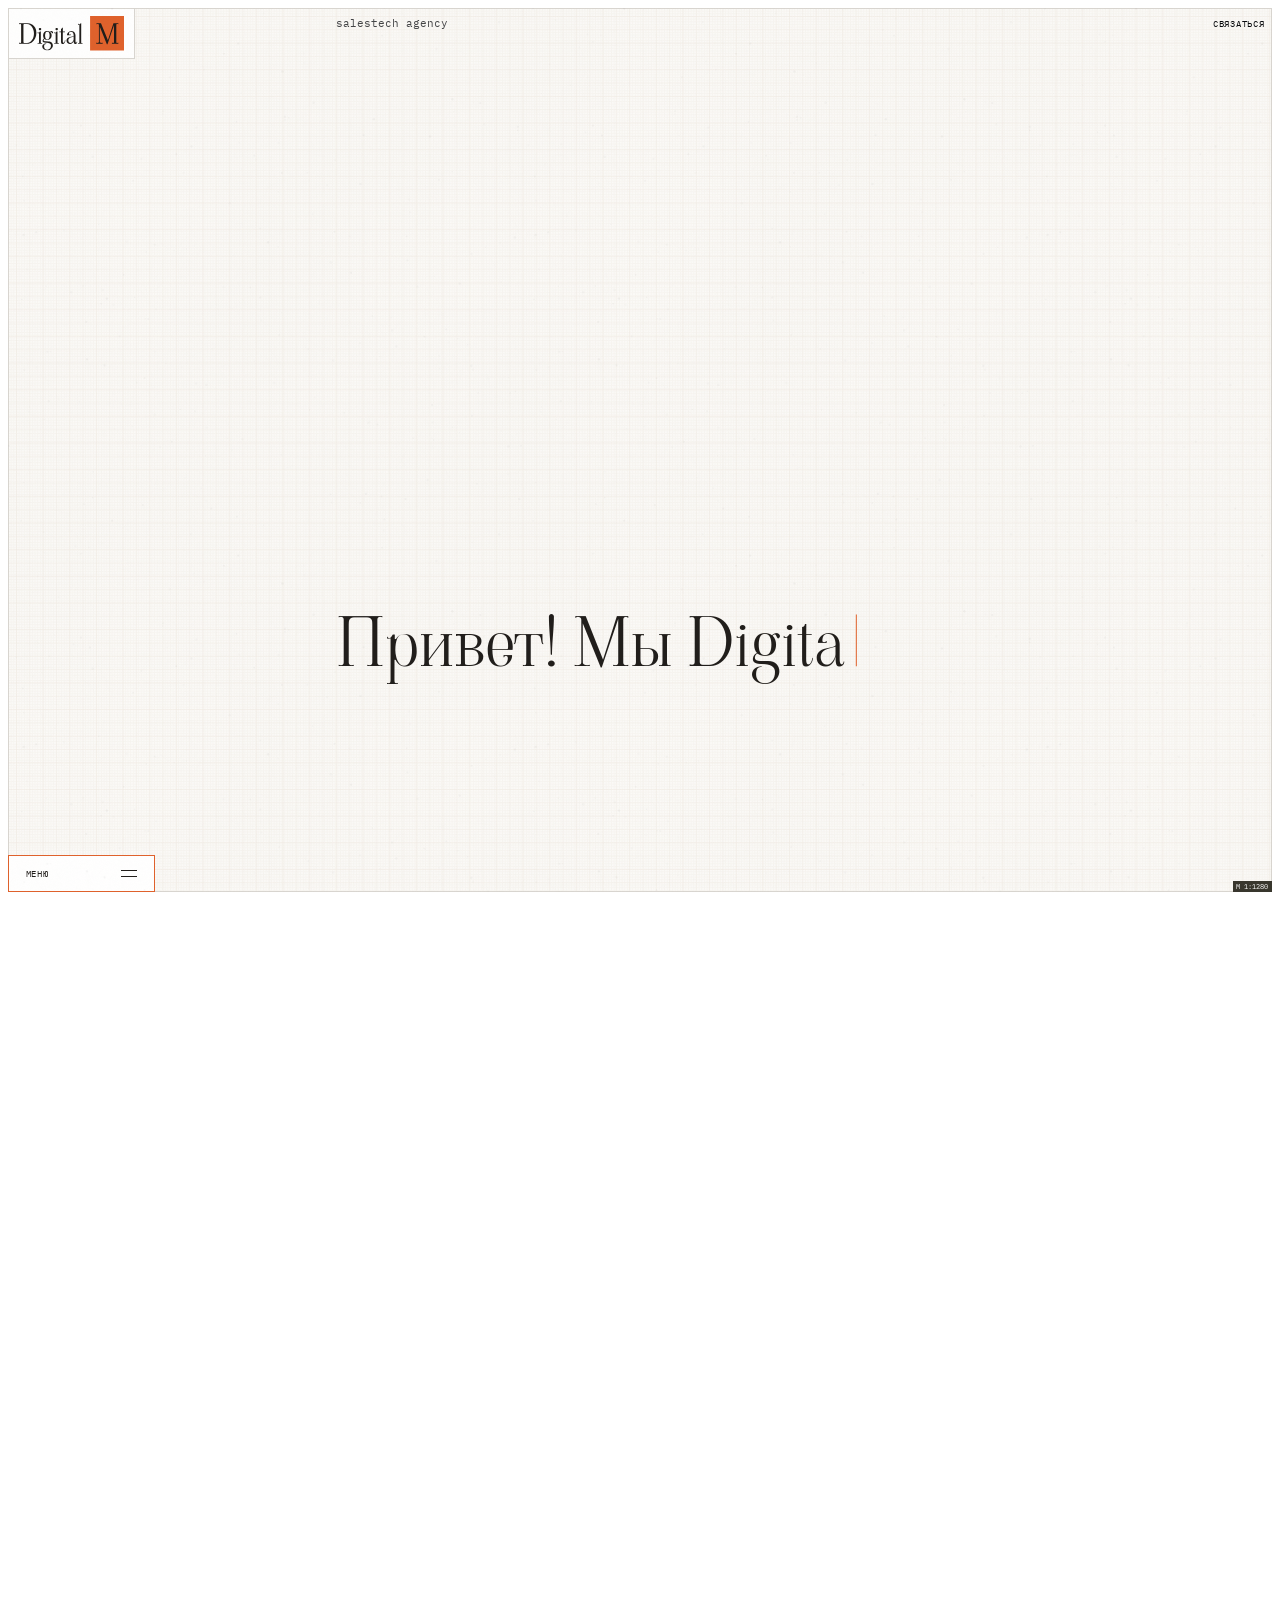
<file: 2909/index.html>
<!doctype html>
<html lang="ru">
<meta charset="utf-8">
<meta name="viewport" content="width=device-width, initial-scale=1">
<meta name="robots" content="noindex, nofollow">
<title>Digital M — четыре экрана</title>
<link rel="preconnect" href="https://fonts.googleapis.com">
<link rel="preconnect" href="https://fonts.gstatic.com" crossorigin>
<link href="https://fonts.googleapis.com/css2?family=IBM+Plex+Mono:wght@400&family=IBM+Plex+Sans:wght@400&family=Viaoda+Libre&display=swap" rel="stylesheet">
<style>
html{ font-size: calc(100vw / 120); }        
html{ scrollbar-width:none }
html::-webkit-scrollbar{ display:none }
:root{
  --paper:#FBFAF8; --ink:#211E1B; --sand:#E0C8A3; --teal:#417E8D; --terra:#E0622C;
  --mark-dark:#B9B5AC;
  --mark: var(--mark-dark);
  --pole: 0.75rem;     
  --col:  7rem;        
  --gut:  3rem;        
  --pad:  0.75rem;     
  --inset: 1rem;       
  --mark-inset: 0.25rem; 
  --ui-inset: 0.75rem;  
  --plate-h: 3.25rem;  
  --btn-size: 0.875rem;  
  --btn-h: 3.5rem;       
  --btn-pad: 1.5625rem;  
  --cross: 0.75rem;    
  --win: var(--paper);
  --win-ink: var(--ink);
  --mm: .25rem;
  --mm-mid: 1.25rem;
  --mm-major: 2.5rem;
  --vellum: #F6F2EC;
  --white: #FFFFFF;
  --ash: #D9D6D1;    
  --bark: #38362D;   
  --mm-c:       #F7F5F1;                                              
  --mm-mid-c:   color-mix(in srgb, #F2EDE6 41%, transparent);         
  --mm-major-c: color-mix(in srgb, #F2EDE6 37%, transparent);         
  --mm-w: .5px;   
  --paper-tex: none;
}
:root.paper-heron{ --paper-tex: url(paper-heron.png); }
:root.paper-white{ --paper-tex: url(paper-heron-white.png); }
@media (max-resolution: 1.5dppx){ :root{ --mm-w: 1px; } }
@media (max-resolution: 1.5dppx){ :root .svc:not(:last-child)::after, :root .f-line, :root .menu-panel a:last-of-type::after{ transform:none; } }   
*{box-sizing:border-box; margin:0}
html{ font-synthesis: none; -webkit-font-smoothing: antialiased; }
body{ background:var(--white); font-family:"IBM Plex Mono",ui-monospace,Menlo,monospace; color:var(--ink);
      font-weight:400; }
.sheet{ position:fixed; inset:0; z-index:1; padding:var(--pole); }
.window{
  position:relative; width:100%; height:100%; background:var(--win); color:var(--win-ink);
  background-image: var(--paper-tex);   
  background-size: 124px 124px;
  overflow:hidden;
  transition: background .35s ease, color .35s ease;
}
.window::before{ content:""; position:absolute; inset:0; pointer-events:none; z-index:1;
  background-image:
    linear-gradient(to right,  var(--mm-major-c) var(--mm-w), transparent var(--mm-w)),
    linear-gradient(to bottom, var(--mm-major-c) var(--mm-w), transparent var(--mm-w)),
    linear-gradient(to right,  var(--mm-mid-c) var(--mm-w), transparent var(--mm-w)),
    linear-gradient(to bottom, var(--mm-mid-c) var(--mm-w), transparent var(--mm-w)),
    linear-gradient(to right,  var(--mm-c) var(--mm-w), transparent var(--mm-w)),
    linear-gradient(to bottom, var(--mm-c) var(--mm-w), transparent var(--mm-w));
  background-size: var(--mm-major) var(--mm-major), var(--mm-major) var(--mm-major),
    var(--mm-mid) var(--mm-mid), var(--mm-mid) var(--mm-mid), var(--mm) var(--mm), var(--mm) var(--mm);
  background-position: var(--pad) var(--pad);
}
.window::after{ content:""; position:absolute; inset:0; pointer-events:none; z-index:4;
  border:1px solid var(--ash); }   
.x{ position:absolute; width:var(--cross); height:var(--cross); pointer-events:none; z-index:4 }
.x::before,.x::after{ content:""; position:absolute; background:var(--mark); }
.x::before{ left:0; top:50%; width:100%; height:1px; transform:translateY(-50%); }
.x::after{ top:0; left:50%; height:100%; width:1px; transform:translateX(-50%); }
.x.tl{ left:var(--mark-inset); top:var(--mark-inset); }
.x.tr{ right:var(--mark-inset); top:var(--mark-inset); }
.x.bl{ left:var(--mark-inset); bottom:var(--mark-inset); }
.x.br{ right:var(--mark-inset); bottom:var(--mark-inset); }
.x{ display:none; }
.plate{ position:absolute; z-index:5; width:13.75rem; height:var(--btn-h);   
        border:1px solid var(--mark-dark); background:var(--white);   
        display:flex; align-items:center; padding:0 var(--btn-pad);
        font-size:var(--btn-size); letter-spacing:.08em; text-transform:uppercase;
        cursor:pointer; overflow:hidden; }
.plate span{ position:relative; z-index:1; transition:color .25s ease; margin-right:auto; }
.plate i{ position:relative; z-index:1; width:1.5rem; height:1.5rem; flex:none; display:block; }
.plate i::before,.plate i::after{ content:""; position:absolute; left:0; top:50%;
          height:1px; width:100%; background:currentColor; transform-origin:center; }
.plate i::before{ transform:translateY(-3px); }
.plate i::after{  transform:translateY(3px); }
.plate::before{ content:""; position:absolute; inset:0; background:var(--terra);
        transform:scaleX(0); transform-origin:left; transition:transform .28s ease; }
.plate:hover::before{ transform:scaleX(1); }
.plate:hover span{ color:var(--paper); }
.plate:hover i::before,.plate:hover i::after{ background:var(--paper); }
.menu{ border-color:var(--terra); }
.logo{ cursor:pointer; position:absolute; z-index:5; left:0; top:0;
       padding:calc(var(--ui-inset) - 1px) calc(var(--inset) - 1px);
       background:var(--white); border:1px solid var(--ash);   
       color:var(--win-ink); line-height:0; }
.logo svg{ height:var(--plate-h); width:auto; display:block; }
.contact{ position:absolute; z-index:5; right:var(--ui-inset); top:var(--ui-inset);
          width:auto; height:auto; border:0; background:none; padding:0;
          line-height:1.5rem; overflow:visible; }
.contact::before{ content:none; }
.contact span{ transition:color .25s ease; margin-right:-.08em; }
.contact:hover span{ color:var(--terra); }
.menu{ left:0; bottom:0; }   
.scale{ position:absolute; z-index:5; right:0; bottom:0;
        font-size:0.6875rem; line-height:1rem;
        background:var(--bark); color:var(--white); padding:0 .375rem 0 .3125rem; }   
.grain, .grain-hot{ position:absolute; pointer-events:none; z-index:6;
                    mix-blend-mode:multiply; will-change:transform; }
.grain{ inset:0; opacity:.1; }   
.grain-hot{ top:0; left:0; width:34rem; height:34rem; opacity:.3;
            margin:-17rem 0 0 -17rem;             
            -webkit-mask-image: radial-gradient(circle at center, #000 0%, rgba(0,0,0,.55) 38%, transparent 70%);
                    mask-image: radial-gradient(circle at center, #000 0%, rgba(0,0,0,.55) 38%, transparent 70%); }
@media (prefers-reduced-motion:reduce){ .grain-hot{ display:none; } }
.fx{ position:absolute; inset:0; width:100%; height:100%; pointer-events:none; z-index:6; mix-blend-mode:multiply; }
.menu-wrap{
  position:absolute; z-index:5; left:0; bottom:var(--btn-h);
  width:13.75rem;   
  pointer-events:none;
}
.menu-wrap .x{ opacity:0; transition:opacity .2s ease .12s; }
.window.menu-open .menu-wrap .x{ opacity:1; }
.menu-wrap .x.tl{ left:calc(var(--cross)*-1); top:calc(var(--cross)*-1); }
.menu-wrap .x.tr{ right:calc(var(--cross)*-1); top:calc(var(--cross)*-1); }
.menu-wrap .x.br{ right:calc(var(--cross)*-1); bottom:calc(var(--cross)*-1); }
.menu-wrap .x.bl{ left:calc(var(--cross)*-1); bottom:calc(var(--btn-h) * -1 - var(--cross)); }
.menu-wrap .x.br{ right:calc(var(--cross)*-1); bottom:calc(var(--btn-h) * -1 - var(--cross)); }
.menu-panel{
  border:1px solid var(--terra); border-bottom:none; background:var(--white);   
  display:grid; overflow:hidden;
  transform:scaleY(0); transform-origin:bottom; opacity:0;
  transition:transform .28s ease, opacity .18s ease;
  pointer-events:none;
}
.menu-panel a{
  position:relative; height:var(--btn-h); display:flex; align-items:center;
  padding:0 var(--btn-pad); overflow:hidden;
  font-size:var(--btn-size); letter-spacing:.08em; text-transform:uppercase;
  color:inherit; text-decoration:none;
}
.menu-panel a:last-of-type{ position:relative; }
.menu-panel a:last-of-type::after{
  content:""; position:absolute; left:0; right:0; bottom:0; height:1px; z-index:2;
  transform:scaleY(.5); transform-origin:bottom;   
  background-image: repeating-linear-gradient(to right,
    var(--rule) 0 10px, transparent 10px 13px);
}
.menu-panel{ --rule: var(--terra); }
.menu-panel a span{ position:relative; z-index:1; transition:color .25s ease; }
.menu-panel a::before{ content:""; position:absolute; inset:0; background:var(--terra);
  transform:scaleX(0); transform-origin:left; transition:transform .28s ease; }
.menu-panel a:hover::before{ transform:scaleX(1); }
.menu-panel a:hover span{ color:var(--paper); }
.menu-contacts{ display:none; }   
.menu-panel a.inert{ color:var(--mark-dark); cursor:default; }
.menu-panel a.inert:hover::before{ transform:scaleX(0); }
.menu-panel a.inert:hover span{ color:var(--mark-dark); }
.window.menu-open .menu-panel{ transform:scaleY(1); opacity:1; pointer-events:auto; }
.window.menu-open .menu{ border-top:none; }
.plate i::before,.plate i::after{ transition:background .25s ease, transform .28s ease; }
.window.menu-open .menu i::before{ transform:translateY(0) rotate(45deg); }
.window.menu-open .menu i::after{  transform:translateY(0) rotate(-45deg); }
.stage{ position:absolute; inset:0; z-index:2; overflow:hidden; }
.belt{ position:absolute; inset:0; will-change:transform; }
.scene{ position:relative; width:100%; height:100%; }
.scene-hero{ display:grid;
  grid-template-columns: repeat(12, var(--col));
  grid-template-rows: 1fr;
  column-gap: var(--gut);
  padding: var(--pad);
  align-content:end;
}
.kicker{ position:absolute; z-index:5; left:30.75rem; top:.6125rem; width:27rem;   
        font-size:1rem; line-height:1.5rem; opacity:.75; }
.kicker, .contact{ mix-blend-mode:difference; color:var(--white); }
.contact span{ color:var(--white); }
.contact:hover span{ color:#1F9DD3; }
.hero-body{ grid-column: 1 / -1; display:grid; grid-template-columns: subgrid; align-items:end;
       padding-bottom:0; margin-bottom:-0.9925rem; }
.tezis{ grid-column: 4 / span 8; font-family:"Viaoda Libre",Georgia,serif;
        font-weight:400; font-size:6.25rem; line-height:6.75rem; }
.tezis{ position:relative; }
.tezis br.m{ display:none; }
.tezis.ждёт{ visibility:hidden; }
.tw{ visibility:hidden; }
.tw.on{ visibility:visible; }
.tw-tail{ display:inline; }
.cursor{ position:absolute; color:var(--terra); opacity:0; pointer-events:none; }
.cursor svg{ display:block; width:100%; height:100%; overflow:visible;
             transform-origin:50% 100%; transition:transform .42s cubic-bezier(.4,0,.2,1); }
.cursor .head{ opacity:0; transition:opacity .28s ease .18s; }
.cursor.typing{ opacity:1; animation:caret-blink 1.06s steps(1,end) infinite; }
.cursor.typing svg{ transform:scaleY(var(--k,1.4)); }
.cursor.done{ opacity:1; pointer-events:auto; cursor:pointer;
              animation:arrow-hint 1.9s ease-in-out infinite; }
.cursor.done .head{ opacity:1; }
.cursor.done:hover{ opacity:.7; }
@keyframes caret-blink{ 0%,52%{opacity:1} 53%,100%{opacity:0} }
@keyframes arrow-hint{ 0%,100%{transform:translateY(-.125rem)} 50%{transform:translateY(.25rem)} }
@media (prefers-reduced-motion:reduce){
  .tw{ visibility:visible; }
  .cursor{ animation:none; }
  .cursor.typing{ display:none; }
}
.scene-team{ display:grid;
  grid-template-columns: repeat(12, var(--col));
  column-gap: var(--gut);
  padding: 9.5rem var(--pad) 0;     
  align-content:start;
}
.marina{ grid-column: 4 / span 3; align-self:start; }
.staff{ grid-column: 8 / span 5; display:grid;
        grid-template-columns: 17rem 17rem; column-gap: 13rem; row-gap: 11rem;
        align-items:start; will-change:transform; }
.card{ display:block; }
.shot{ width:100%; aspect-ratio:1/1; overflow:hidden; background:var(--mark-dark); }
.shot img{ width:100%; height:100%; object-fit:cover; display:block; }
.role{ margin-top:2rem; font-family:"IBM Plex Mono",ui-monospace,monospace;
       font-size:1rem; line-height:1.5rem; color:var(--terra); }      
.name{ margin-top:1.625rem; font-family:"Viaoda Libre",Georgia,serif; font-weight:400;
       font-size:2.5rem; line-height:2.625rem; }  
.bio{ margin-top:1.25rem; font-family:"IBM Plex Sans",system-ui,sans-serif;
      font-size:1.25rem; line-height:2.0625rem; letter-spacing:-.02em; }  
.scene-services{ display:grid;
  grid-template-columns: repeat(12, var(--col));
  column-gap: var(--gut);
  padding: 9.5rem var(--pad) 0;
  align-content:start;
}
.svc{ grid-column: 4 / span 9; display:grid; grid-template-columns: subgrid;
      padding: 2rem 0; will-change:transform; position:relative; }
.svc:not(:last-child)::after{ content:""; position:absolute; left:0; right:0; bottom:0; height:1px;
      transform:scaleY(.5); transform-origin:bottom;
      background: repeating-linear-gradient(to right, var(--mark) 0 .625rem, transparent .625rem .8125rem); }
.svc:first-child{ padding-top:0; }
.svc::after, .f .f-line{ clip-path:inset(0 100% 0 0);
      transition:clip-path .8s cubic-bezier(.215,.61,.355,1) var(--dl,0s); }
.svc.in::after, .f.in .f-line{ clip-path:inset(0 0 0 0); }
.svc-name{ grid-column: 1 / span 5; font-family:"Viaoda Libre",Georgia,serif;
           font-weight:400; font-size:6.25rem; line-height:6.75rem; }
.svc-list{ grid-column: 7 / span 3; }
.svc-list li{ list-style:none; }
.svc-list li{ font-family:"IBM Plex Sans",system-ui,sans-serif;
              font-size:1.25rem; line-height:2.0625rem; letter-spacing:-.02em; }
.scene-form{ display:grid;
  grid-template-columns: repeat(12, var(--col));
  column-gap: var(--gut);
  padding: 9.5rem var(--pad) 0;
  align-content:start;
}
.form-head{ grid-column: 4 / span 6; font-family:"Viaoda Libre",Georgia,serif;
            font-weight:400; font-size:6.25rem; line-height:6.75rem; will-change:transform; }
.form-grid{ grid-column: 4 / span 8; display:grid; grid-template-columns: 1fr 1fr;
            column-gap: var(--gut); margin-top:2rem; }
.f{ position:relative; height:6rem; will-change:transform; }
.f.wide{ grid-column: 1 / -1; }
.f.tall{ height:9rem; }
.f textarea{ position:absolute; left:0; bottom:1rem; top:3rem; width:100%;
          border:0; background:transparent; color:inherit; outline:none; resize:none;
          font-family:"IBM Plex Sans",system-ui,sans-serif; font-size:2rem;
          line-height:2.75rem; letter-spacing:-.02em; }
.f.tall .f-file{ position:absolute; right:0; top:1.25rem; height:1.5rem;
         cursor:pointer; display:flex; align-items:center; z-index:2; }
.f-file input{ position:absolute; width:1px; height:1px; opacity:0; pointer-events:none; }
.f-file b{ font-weight:400; font-family:"IBM Plex Mono",ui-monospace,monospace;
           font-size:var(--btn-size); letter-spacing:.08em; text-transform:uppercase;
           color:var(--mark-dark); transition:color .25s ease; }
.f-file:hover b{ color:var(--terra); }
.f-file.has b{ color:var(--win-ink); }
.f-label{ position:absolute; left:0; top:1.25rem; pointer-events:none;
          font-family:"IBM Plex Mono",ui-monospace,monospace; font-size:var(--btn-size);
          line-height:1.5rem; letter-spacing:.08em; text-transform:uppercase;
          color:var(--mark-dark); }
.f input{ position:absolute; left:0; bottom:1rem; width:100%; height:2.25rem;
          border:0; background:transparent; color:inherit; outline:none;
          font-family:"IBM Plex Sans",system-ui,sans-serif; font-size:2rem;
          line-height:2.25rem; letter-spacing:-.02em; }
.f-line{ position:absolute; left:0; right:0; bottom:0; height:1px; background:var(--mark);
        transform:scaleY(.5); transform-origin:bottom; }   
.f-line::after{ content:""; position:absolute; inset:0; background:var(--terra);
          transform:scaleX(0); transform-origin:left; transition:transform .28s ease; }
.f:focus-within .f-line::after{ transform:scaleX(1); }
.form-send{ grid-column: 1 / -1; margin-top:0; width:100%; height:7rem;
            border:0; background:transparent; color:inherit;
            font-family:"IBM Plex Mono",ui-monospace,monospace; font-size:var(--btn-size);
            letter-spacing:.08em; text-transform:uppercase; text-align:left;
            padding:0; cursor:pointer; position:relative;
            display:flex; align-items:center; will-change:transform; }
.form-send span{ position:relative; z-index:1; padding-left:var(--btn-pad);
            transition:color .25s ease; }
.form-send::before{ content:""; position:absolute; inset:-1px 0 0 0; background:var(--terra);
            transform:scaleX(0); transform-origin:left; transition:transform .28s ease; }
.form-send:hover::before{ transform:scaleX(1); }
.form-send:hover span{ color:var(--paper); }
.form-info{ position:absolute; left:30.75rem; right:var(--pad); bottom:.4375rem;
            margin:0; padding:0; border:0;
            display:grid; grid-template-columns: repeat(3, 1fr); column-gap: var(--gut);
            will-change:transform; }   
.form-info div{ display:block; }
.form-info dt{ font-family:"IBM Plex Mono",ui-monospace,monospace; font-size:var(--btn-size);
               line-height:1.5rem; letter-spacing:.08em; text-transform:uppercase;
               color:var(--mark-dark); }
.form-info dd{ margin:.75rem 0 0; font-family:"IBM Plex Sans",system-ui,sans-serif;
               font-size:1.5rem; line-height:2.25rem; }
.form-info dd.fish{ }
.form-info a, .form-info .lnk{ color:inherit; text-decoration:none; cursor:pointer;
            transition:color .25s ease; }
.form-info a:hover, .form-info .lnk:hover{ color:var(--terra); }
.form-info .lnk + .lnk{ margin-left:1.5rem; }
.window.paper{ --win:var(--paper); --win-ink:var(--ink);   --mark:var(--mark-dark); }   
.window.sand { --win:var(--sand);  --win-ink:var(--ink);   --mark:var(--paper); }
.window.teal { --win:var(--teal);  --win-ink:var(--paper); --mark:var(--paper); }
.window.ink  { --win:var(--ink);   --win-ink:var(--paper); --mark:var(--paper); }
</style>
<link rel="stylesheet" href="mobile.css?v=2909g" media="(max-width: 767px)">
<div class="sheet">
  <div class="window paper" id="win">
    <span class="x tl"></span><span class="x tr"></span><span class="x bl"></span><span class="x br"></span>
    <div class="grain" id="grain"></div>
    <div class="grain-hot" id="grainHot"></div>
    <div class="stage">
    <div class="belt" id="belt">
    <section class="scene scene-hero" id="hero">
      <div class="hero-body">
        <h1 class="tezis">Привет!<br class="m"> Мы Digital&nbsp;M. <br>Просто и&nbsp;быстро<br class="m"> о&nbsp;том, <br class="d">кто мы<br class="m"> и&nbsp;что умеем.<br><span class="tw-tail">&#8203;</span></h1>
        <script>
          (function(){
            var h = document.currentScript.previousElementSibling;
            h.classList.add('ждёт');
            setTimeout(function(){ h.classList.remove('ждёт'); }, 4000);
          })();
        </script>
      </div>
    </section>
    <section class="scene scene-team" id="team">
      <article class="card marina">
        <div class="shot"><img src="foto/marina.png" alt=""></div>
        <div class="role accent">CEO, управляющий партнер</div>
        <h2 class="name">Марина <br>Зрилова</h2>
        <p class="bio">Опыт в&nbsp;digital 15&nbsp;лет. Строю партнерские отношения вдолгую и&nbsp;с&nbsp;направленностью на&nbsp;результат. Средний срок контракта 3&nbsp;года</p>
      </article>
      <div class="staff" id="staff">
          <article class="card">
            <div class="shot"><img src="foto/anastasia.png" alt=""></div>
            <div class="role">директор по развитию</div>
            <h2 class="name">Анастасия <br>Шелехова</h2>
            <p class="bio">Эксперт в&nbsp;digital 7 лет. 4&nbsp;высших образования.<br>Нахожу идеальное решение для&nbsp;вашей бизнес-задачи</p>
          </article>
          <article class="card">
            <div class="shot"><img src="foto/anna.png" alt=""></div>
            <div class="role">медиадиректор</div>
            <h2 class="name">Анна <br>Стец</h2>
            <p class="bio">Опыт в&nbsp;диджитал 10&nbsp;лет.<br>Поиск новых источников трафика, медиа-миксов, новых технологий, обзор медиарынка, трендов</p>
          </article>
          <article class="card">
            <div class="shot"><img src="foto/varvara.png" alt=""></div>
            <div class="role">performance-директор</div>
            <h2 class="name">Варвара <br>Негробова</h2>
            <p class="bio">Эксперт в&nbsp;digital 13&nbsp;лет. Опыт маркетолога на стороне клиента и диджитал-менеджера помогает выстроить четкий бизнес-процесс для&nbsp;быстрой и&nbsp;качественной работы с&nbsp;клиентами</p>
          </article>
          <article class="card">
            <div class="shot"><img src="foto/maria.png" alt=""></div>
            <div class="role">SM-директор</div>
            <h2 class="name">Мария <br>Барабанова</h2>
            <p class="bio">Опыт в&nbsp;digital 8&nbsp;лет.<br>Успешное создание смм-стратегий и&nbsp;реализация btl-кампаний и спецпроектов</p>
          </article>
      </div>
    </section>
    <section class="scene scene-services" id="services">
      <div class="svc">
        <h2 class="svc-name">Brandformance</h2>
        <ul class="svc-list"><li>performance-маркетинг</li><li>медийная реклама</li><li>контекстная реклама</li></ul>
      </div>
      <div class="svc">
        <h2 class="svc-name">Social Media</h2>
        <ul class="svc-list"><li>инфлюэнс-маркетинг</li><li>smm-стратегии</li><li>создание контента / продвижение / публикации / модерация</li><li>посевы в&nbsp;пабликах</li><li>спецпроекты</li></ul>
      </div>
      <div class="svc">
        <h2 class="svc-name">Promo</h2>
        <ul class="svc-list"><li>чековые промо под&nbsp;ключ</li><li>креативные идеи и&nbsp;адаптация под&nbsp;форматы</li><li>варианты механики</li><li>создание промо-сайтов</li><li>размещение</li><li>модерация чеков</li></ul>
      </div>
    </section>
    <section class="scene scene-form" id="form">
      <h2 class="form-head">Связаться с&nbsp;нами</h2>
      <form class="form-grid" id="formGrid" onsubmit="return false">
        <div class="f"><span class="f-label">имя</span><input type="text" aria-label="имя"><span class="f-line"></span></div>
        <div class="f"><span class="f-label">компания</span><input type="text" aria-label="компания"><span class="f-line"></span></div>
        <div class="f"><span class="f-label">почта</span><input type="email" aria-label="почта"><span class="f-line"></span></div>
        <div class="f"><span class="f-label">телефон</span><input type="tel" aria-label="телефон"><span class="f-line"></span></div>
        <div class="f wide tall">
          <span class="f-label">задача</span>
          <label class="f-file" id="fileRow"><b>прикрепить файл</b><input type="file" id="fileInput"></label>
          <textarea aria-label="задача" rows="3"></textarea>
          <span class="f-line"></span>
        </div>
        <button class="form-send" type="submit"><span>отправить</span></button>
      </form>
      <dl class="form-info">
        <div><dt>телефон</dt><dd class="fish"><span class="lnk">+7 000 000-00-00</span></dd></div>
        <div><dt>почта</dt><dd><a href="mailto:info@digitalm.agency">info@digitalm.agency</a></dd></div>
        <div><dt>мессенджеры</dt><dd class="fish"><span class="lnk">телеграм</span><span class="lnk">вотсап</span><span class="lnk">макс</span></dd></div>
      </dl>
    </section>
    </div>
    </div>
    <div class="kicker">salestech agency</div>
    <div class="logo"><svg class="logo-svg" viewBox="0 0 476 156" fill="none" xmlns="http://www.w3.org/2000/svg">
<g clip-path="url(#clip0_4_1129)">
<rect x="320" width="156" height="156" fill="#E0622C"/>
<path d="M369.104 32.7461L400.194 109.627L425.126 32.7871L425.267 32.3555H447.256V36.9082L446.442 36.6514C444.931 36.1741 443.56 35.9424 442.325 35.9424C440.894 35.9424 439.837 36.3527 439.077 37.1123C438.416 37.7737 438.03 38.8168 438.03 40.3604V116.62C438.03 118.144 438.407 119.239 439.078 119.99C439.834 120.666 440.892 121.038 442.325 121.038C443.56 121.038 444.931 120.806 446.442 120.329L447.256 120.072V124.625H418.33V120.086L419.135 120.327C420.737 120.808 422.11 121.038 423.261 121.038C424.711 121.038 425.719 120.658 426.386 119.991C427.139 119.237 427.556 118.144 427.556 116.62V41.5449L398.369 127.086H395.657L395.499 126.696L363.743 48.8486L363.861 116.619C363.861 117.929 364.458 118.968 365.766 119.771C367.208 120.605 368.98 121.038 371.108 121.038C372.685 121.038 374.265 120.802 375.849 120.327L376.653 120.086V124.625H347.605V120.072L348.419 120.329C349.916 120.802 351.451 121.038 353.027 121.038C355.072 121.038 356.709 120.606 357.977 119.786C359.206 118.99 359.782 117.95 359.782 116.62V40.3604C359.782 38.9797 359.285 37.9366 358.3 37.1621C357.295 36.3726 355.888 35.9425 354.012 35.9424C352.691 35.9424 351.234 36.176 349.64 36.6543L348.836 36.8955V32.3555H368.947L369.104 32.7461Z" fill="#211E1B"/>
<path fill-rule="evenodd" clip-rule="evenodd" d="M127.422 67.8574C132.107 67.8574 136.089 68.9632 139.334 71.208C140.293 70.3337 141.402 69.6174 142.658 69.0576L143.222 68.8057C144.531 68.2559 145.802 67.9717 147.03 67.9717C147.861 67.9717 148.556 68.0439 149.051 68.2324C150.29 68.6454 151.331 69.3491 152.163 70.3389C153.08 71.2631 153.583 72.3201 153.583 73.498C153.583 74.4301 153.21 75.3549 152.552 76.2598L152.547 76.2666L152.541 76.2734C152.14 76.7947 151.737 77.2159 151.329 77.5107C150.921 77.8056 150.472 77.999 149.994 77.999C149.213 77.999 148.584 77.5934 148.117 76.9395C147.709 76.3677 147.236 75.5354 146.699 74.4619L146.691 74.4463C146.164 73.3157 145.727 72.5222 145.381 72.0381L145.37 72.0225L145.36 72.0059C145.043 71.4987 144.727 71.3095 144.434 71.2676L144.396 71.2617L144.361 71.252C143.986 71.1518 143.522 71.2036 142.933 71.5146C142.449 71.7697 141.908 72.1873 141.309 72.7871C143.126 74.5243 144.506 76.6271 145.447 79.0889C146.464 81.7472 146.971 84.5596 146.971 87.5205C146.971 93.2654 145.376 97.9837 142.139 101.616C138.939 105.292 133.985 107.069 127.422 107.069C122.285 107.069 118.043 105.816 114.749 103.26C113.387 103.697 112.461 104.476 111.907 105.584L111.903 105.591L111.9 105.597C111.258 106.811 110.947 108.003 110.947 109.181C110.947 109.995 111.13 110.678 111.477 111.251C111.824 111.825 112.356 112.325 113.104 112.737C114.618 113.573 116.971 114.027 120.24 114.027H120.252L132.563 114.256C139.123 114.334 144.136 116.149 147.481 119.807L147.794 120.14C150.965 123.606 152.557 127.715 152.557 132.437C152.557 136.28 151.495 139.888 149.386 143.25L149.387 143.251C147.273 146.695 144.302 149.466 140.491 151.565C136.664 153.674 132.302 154.722 127.422 154.722C123.313 154.722 119.502 153.946 115.996 152.388L115.991 152.386C112.566 150.829 109.82 148.716 107.773 146.04L107.771 146.038C105.792 143.426 104.795 140.52 104.795 137.339C104.795 135.094 105.398 132.9 106.584 130.765L106.589 130.756C107.796 128.663 109.674 126.918 112.182 125.508L112.188 125.504C114.814 124.072 118.079 123.375 121.95 123.375H122.575V125.537H121.95C118.255 125.537 115.983 126.605 114.852 128.534C113.638 130.605 112.999 133.521 112.999 137.339C112.999 141.18 114.131 144.403 116.381 147.043L116.603 147.297L116.607 147.303C118.962 150.014 122.527 151.419 127.422 151.419C132.679 151.419 136.673 149.797 139.494 146.614L139.504 146.603C142.405 143.484 143.896 139.057 143.896 133.234C143.896 129.048 142.115 125.949 138.509 123.857C134.85 121.736 129.282 120.636 121.722 120.636C116.745 120.636 112.915 119.959 110.308 118.535C108.995 117.818 107.979 116.905 107.295 115.783C106.61 114.66 106.277 113.364 106.277 111.916C106.277 109.816 106.884 107.698 108.065 105.571L108.069 105.563L108.074 105.556C109.211 103.638 110.819 102.249 112.879 101.393C109.9 97.9578 108.443 93.3095 108.443 87.5205C108.443 82.073 110.003 77.4419 113.147 73.668C116.338 69.7628 121.138 67.8574 127.422 67.8574ZM127.422 70.4756C125.575 70.4756 124.04 70.8732 122.789 71.6377C121.54 72.4012 120.532 73.5556 119.778 75.1357L119.775 75.1406C118.235 78.295 117.445 82.4102 117.445 87.5205C117.445 92.9466 118.201 97.1326 119.662 100.128C120.409 101.583 121.418 102.652 122.684 103.363C123.957 104.078 125.528 104.451 127.422 104.451C129.356 104.451 130.956 104.078 132.249 103.361C133.537 102.648 134.555 101.575 135.302 100.117L135.307 100.106C136.91 97.1178 137.741 92.9403 137.741 87.5205C137.741 82.4137 136.914 78.3027 135.302 75.1514L135.299 75.1455C134.509 73.5652 133.465 72.408 132.176 71.6416C130.885 70.874 129.309 70.4756 127.422 70.4756Z" fill="currentColor"/>
<path fill-rule="evenodd" clip-rule="evenodd" d="M234.967 67.7432C239.614 67.7433 243.405 68.8266 246.279 71.0557L246.812 71.458C249.257 73.3625 251.056 75.639 252.189 78.2871L252.641 79.3965C253.736 82.1711 254.287 84.9561 254.287 87.748V112.486C254.287 115.311 254.592 117.346 255.149 118.653C255.425 119.3 255.75 119.737 256.1 120.01C256.44 120.275 256.835 120.411 257.311 120.411C257.754 120.411 258.272 120.133 258.83 119.227L258.837 119.216C259.468 118.234 259.764 117.285 259.764 116.362V115.737H262.153V116.362C262.153 119.307 261.232 121.658 259.326 123.321L259.327 123.322C257.543 124.944 255.456 125.765 253.093 125.766C251.709 125.766 250.507 125.46 249.525 124.806C248.541 124.149 247.831 123.177 247.376 121.936L247.372 121.927L247.369 121.918C246.578 119.545 246.197 116.275 246.197 112.145V112.06C246.079 112.405 245.953 112.765 245.818 113.139L245.819 113.14C244.796 116.21 242.951 119.065 240.311 121.706C237.59 124.426 234 125.766 229.608 125.766C225.215 125.766 221.49 124.426 218.476 121.729L218.469 121.724C215.423 118.918 213.935 114.972 213.935 109.979C213.935 106.326 215.173 103.204 217.646 100.651C220.06 98.0832 222.729 96.3099 225.653 95.3613L225.658 95.3604C227.125 94.8973 228.815 94.4742 230.725 94.0918C232.698 93.6363 234.03 93.3322 234.717 93.1797L234.729 93.1768C238.521 92.4185 241.342 91.7403 243.208 91.1436C244.974 90.5049 245.877 89.7208 246.195 88.8916C246.181 83.5482 245.135 79.1407 243.091 75.6367L243.086 75.6289C241.165 72.2134 237.938 70.4758 233.257 70.4756C230.392 70.4756 228.319 71.4989 226.933 73.5059L226.934 73.5068C225.584 75.4963 224.876 78.2472 224.876 81.8203C224.876 82.7232 225.049 83.2612 225.28 83.5576C225.357 83.6241 225.533 83.7243 225.894 83.8027C226.27 83.8846 226.783 83.9316 227.442 83.9316C228.181 83.9316 228.784 83.7642 229.277 83.4561C229.773 83.146 229.896 82.8624 229.896 82.6182V81.9932H232.172V86.3213H215.987V85.6963C215.987 82.8325 216.824 80.0241 218.471 77.2803C220.122 74.453 222.401 72.176 225.299 70.4531C228.21 68.6458 231.438 67.7432 234.967 67.7432ZM245.634 92.793C244.851 93.0278 243.883 93.2597 242.736 93.4893C237.813 94.7772 234.236 95.8336 231.989 96.6572L231.987 96.6582C228.498 97.9203 225.996 99.6805 224.418 101.904L224.413 101.912C222.822 104.082 222.025 106.536 222.025 109.294C222.025 112.513 222.9 115.346 224.641 117.816C226.408 120.144 228.909 121.323 232.23 121.323C234.63 121.323 236.878 120.376 238.986 118.413C241.129 116.418 242.83 114.053 244.089 111.313C245.364 108.538 245.97 106.277 245.97 104.506V92.6826C245.863 92.7201 245.751 92.7579 245.634 92.793Z" fill="currentColor"/>
<path d="M197.361 70.0225H206.706V72.9824H197.355L197.243 112.487C197.243 115.497 197.509 117.594 197.991 118.85C198.257 119.409 198.578 119.79 198.937 120.034C199.295 120.278 199.73 120.411 200.267 120.411C201.561 120.411 202.636 119.844 203.521 118.618C204.464 117.313 205.155 115.861 205.592 114.26L205.594 114.251L205.597 114.242C206.123 112.513 206.367 111.215 206.367 110.32V109.695H208.758V110.32C208.758 112.546 208.24 114.87 207.227 117.287L207.225 117.294C206.201 119.657 204.739 121.672 202.844 123.33L202.843 123.331C200.979 124.952 198.78 125.765 196.276 125.765C194.796 125.765 193.518 125.485 192.484 124.882C191.441 124.273 190.687 123.36 190.223 122.177L190.218 122.164L190.214 122.151C189.42 119.849 189.04 116.575 189.04 112.372V72.9824H181.515V70.0225H189.04V57.8252H189.665C191.109 57.825 192.074 57.3528 192.69 56.4902L192.698 56.4785L192.707 56.4678C193.473 55.4926 193.827 54.5228 193.827 53.5479V52.9229H197.476L197.361 70.0225Z" fill="currentColor"/>
<path fill-rule="evenodd" clip-rule="evenodd" d="M38.9268 32.3555C46.0902 32.3555 52.6803 34.1895 58.6836 37.8574L59.251 38.2061C65.0716 41.8527 69.6751 46.9069 73.0596 53.3535C76.5564 60.0141 78.2968 67.5783 78.2969 76.0303C78.2969 84.5664 76.5148 92.5722 72.9473 100.039C69.4637 107.502 64.6854 113.49 58.6094 117.984C52.6039 122.405 46.0373 124.625 38.9268 124.625H0.294922V120.072L1.1084 120.329C2.61961 120.806 3.99 121.038 5.22461 121.038C6.6755 121.038 7.68264 120.658 8.34961 119.991C9.10349 119.237 9.51953 118.144 9.51953 116.62V40.3604C9.51951 38.8329 9.10217 37.7974 8.37109 37.1328L8.34961 37.1133L8.3291 37.0908C7.65859 36.3534 6.65851 35.9424 5.22461 35.9424C3.99004 35.9424 2.61956 36.1742 1.1084 36.6514L0.294922 36.9082V32.3555H38.9268ZM25.1514 35.5732C23.813 35.5732 22.5885 35.9795 21.4619 36.8057L21.4551 36.8105L21.4541 36.8096C20.523 37.4749 19.9951 38.6023 19.9951 40.3604V116.62C19.9951 118.373 20.5206 119.498 21.4463 120.164C22.5718 120.912 23.8019 121.284 25.1514 121.284H36.2207C40.7496 121.284 45.3899 119.776 50.1504 116.71L50.1543 116.707C54.958 113.665 59.0311 108.923 62.3555 102.437C65.6604 95.906 67.3301 87.769 67.3301 77.998C67.33 70.4552 65.8705 63.45 62.957 56.9756L62.9531 56.9678C60.1176 50.4056 56.2802 45.2041 51.4512 41.3408L51.4473 41.3369C46.7068 37.4804 41.6358 35.5732 36.2207 35.5732H25.1514Z" fill="currentColor"/>
<path d="M98.2959 117.16C98.2959 119.111 98.4479 120.464 98.7148 121.277C98.8556 121.602 99.0574 121.825 99.3203 121.976C99.5991 122.135 99.9877 122.235 100.521 122.235C101.032 122.235 101.908 122.069 103.194 121.69L103.995 121.455V124.625H83.9346V121.455L84.7373 121.69C86.0234 122.069 86.899 122.235 87.4102 122.235C88.6326 122.235 89.2024 121.845 89.4502 121.264C89.7879 120.383 89.9775 119.032 89.9775 117.16V77.4062C89.0138 77.6484 88.0052 77.7705 86.9541 77.7705C86.376 77.7705 85.5413 77.6899 84.4717 77.5371L83.9346 77.46V73.2148H86.2119V73.8398C86.2119 74.1196 86.3354 74.3985 86.7334 74.6875C87.2317 74.9945 87.7938 75.1533 88.4365 75.1533C89.3154 75.1532 90.1118 74.815 90.8447 74.082C91.6416 73.2851 92.643 72.0284 93.8516 70.291L94.0381 70.0234H98.2959V117.16Z" fill="currentColor"/>
<path d="M173.296 117.16C173.296 119.111 173.448 120.464 173.715 121.277C173.856 121.602 174.057 121.825 174.32 121.976C174.599 122.135 174.988 122.235 175.521 122.235C176.032 122.235 176.908 122.069 178.194 121.69L178.995 121.455V124.625H158.935V121.455L159.737 121.69C161.023 122.069 161.899 122.235 162.41 122.235C163.633 122.235 164.202 121.845 164.45 121.264C164.788 120.383 164.978 119.032 164.978 117.16V77.4062C164.014 77.6484 163.005 77.7705 161.954 77.7705C161.376 77.7705 160.541 77.6899 159.472 77.5371L158.935 77.46V73.2148H161.212V73.8398C161.212 74.1196 161.335 74.3985 161.733 74.6875C162.232 74.9945 162.794 75.1533 163.437 75.1533C164.315 75.1532 165.112 74.815 165.845 74.082C166.642 73.2851 167.643 72.0284 168.852 70.291L169.038 70.0234H173.296V117.16Z" fill="currentColor"/>
<path d="M280.016 117.161C280.016 119.109 280.167 120.461 280.434 121.274C280.574 121.6 280.776 121.825 281.04 121.976C281.319 122.135 281.707 122.234 282.24 122.234C282.751 122.234 283.627 122.069 284.914 121.69L285.715 121.454V124.625H265.655V121.454L266.457 121.69C267.743 122.069 268.619 122.234 269.13 122.234C270.354 122.234 270.924 121.844 271.171 121.261C271.508 120.38 271.697 119.03 271.697 117.16V39.8613C271.08 39.9782 270.413 40.0371 269.7 40.0371C268.592 40.0371 267.413 39.9185 266.165 39.6846L265.655 39.5889V35.3672H267.932V35.9922C267.932 36.0839 268.025 36.3707 268.737 36.8047C269.496 37.1452 270.195 37.3046 270.84 37.3047C272.469 37.3046 273.857 36.8817 275.031 36.0557C276.173 35.1779 276.713 34.1055 276.713 32.7998V32.1748H280.13L280.016 117.161Z" fill="currentColor"/>
<path d="M94.5928 53.835C96.1046 53.8351 97.3994 54.3428 98.4326 55.3652C99.5397 56.309 100.119 57.5005 100.119 58.9062C100.119 60.3644 99.596 61.5985 98.5488 62.5586C97.5027 63.5175 96.165 63.9764 94.5928 63.9766C93.0864 63.9766 91.7898 63.5116 90.75 62.5586C89.7027 61.5985 89.1798 60.3645 89.1797 58.9062C89.1797 57.4478 89.7025 56.2131 90.75 55.2529C91.7898 54.3 93.0864 53.835 94.5928 53.835Z" fill="currentColor"/>
<path d="M169.593 53.835C171.105 53.8351 172.399 54.3428 173.433 55.3652C174.54 56.309 175.119 57.5005 175.119 58.9062C175.119 60.3644 174.596 61.5985 173.549 62.5586C172.503 63.5175 171.165 63.9764 169.593 63.9766C168.086 63.9766 166.79 63.5116 165.75 62.5586C164.703 61.5985 164.18 60.3645 164.18 58.9062C164.18 57.4478 164.703 56.2131 165.75 55.2529C166.79 54.3 168.086 53.835 169.593 53.835Z" fill="currentColor"/>
</g>
<defs>
<clipPath id="clip0_4_1129">
<rect width="476" height="156" fill="white"/>
</clipPath>
</defs>
</svg></div>
    <div class="plate contact"><span>связаться</span></div>
    <div class="menu-wrap">
      <span class="x tl"></span><span class="x tr"></span><span class="x br"></span>
      <nav class="menu-panel" id="menuPanel" aria-hidden="true">
        <a href="#"><span>Кто мы?</span></a>
        <a href="#"><span>Что умеем?</span></a>
        <a class="inert"><span>Кейсы</span></a>
        <a href="#"><span>Связаться</span></a>
        <dl class="menu-contacts">
          <div><dt>телефон</dt><dd><span class="lnk">+7 000 000-00-00</span></dd></div>
          <div><dt>мессенджеры</dt><dd><span class="lnk">телеграм</span><span class="lnk">вотсап</span><span class="lnk">макс</span></dd></div>
          <div><dt>почта</dt><dd><a href="mailto:info@digitalm.agency">info@digitalm.agency</a></dd></div>
        </dl>
      </nav>
    </div>
    <div class="plate menu" id="menuBtn" role="button" tabindex="0" aria-expanded="false"><span>меню</span><i></i></div>
    <div class="scale" id="scale">M 1:1920</div>
  </div>
</div>
<script>
{ const p = new URLSearchParams(location.search).get('paper');
  if (p === 'heron' || p === 'white') document.documentElement.classList.add('paper-' + p); }
const win   = document.getElementById('win');
const hero  = document.getElementById('hero');
const team  = document.getElementById('team');
const staff = document.getElementById('staff');
const belt  = document.getElementById('belt');
const cards = [...staff.children];
const CARD_STEP = 34;
const ГРУППА = [0, 90, 90, 190, 190];
const карточки = [document.querySelector('.marina'), ...cards];
const сдвигГруппы = new Map();
const частиКарточек = карточки.map(c => [...c.querySelectorAll('.role, .name, .bio')]);
let W = 0, T = 0, STOPS = [];
const HOLD  = 320;
const TEAM  = 240;
const MICRO = 144;
const STAFF_LAG = 240;
const ROW_LAG   = 120;
const ROW_STEP  = 80;
const clamp01 = v => Math.min(1, Math.max(0, v));
const trail = t => Math.pow(1 - clamp01(t), 0.7);
const reduced = matchMedia('(prefers-reduced-motion: reduce)').matches;
const МОБ = matchMedia('(max-width: 767px)');
const сцена = document.querySelector('.stage');
const скроллер = () => МОБ.matches ? сцена : window;
const гдеY = () => МОБ.matches ? сцена.scrollTop : window.scrollY;
const svcRows  = [...document.querySelectorAll('.svc')];
const formRows = [document.querySelector('.form-head'),
                  ...document.querySelectorAll('.form-grid > *'),
                  document.querySelector('.form-info')].filter(Boolean);
function measure(){
  staff.style.transform = 'none';
  belt.style.transform  = 'none';
  частиКарточек.forEach(части => части.forEach(el => el.style.transform = 'none'));
  карточки.forEach(c => c.style.transform = 'none');
  сдвигГруппы.clear();
  svcRows.forEach(el => el.style.transform = 'none');
  formRows.forEach(el => el.style.transform = 'none');
  if (МОБ.matches){ document.body.style.height = ''; обложки(); return; }
  W = win.clientHeight;
  const top1 = cards[0].getBoundingClientRect().top;
  const top2 = cards[2].getBoundingClientRect().top;
  T = Math.round(top2 - top1);
  STOPS = [
    { belt: 0 * W, hold: HOLD },
    { belt: 1 * W, hold: TEAM },
    { belt: 1 * W, hold: T, isStaff: true },
    { belt: 1 * W, hold: MICRO },
    { belt: 2 * W, hold: HOLD },
  ];
  const holds = STOPS.reduce((a, s) => a + s.hold, 0);
  document.body.style.height = (3 * W + holds + window.innerHeight) + 'px';
  smooth = window.scrollY;
  render(smooth);
}
function обложки(){
  if (!МОБ.matches) return;
  const cs = [...team.querySelectorAll('.card')];
  const max = team.scrollWidth - team.clientWidth;
  const фокус = max > 0 ? team.scrollLeft / max * (cs.length - 1) : 0;
  cs.forEach((c, i) => {
    const d = Math.min(1, Math.abs(i - фокус));
    c.style.transform = 'translate3d(0,' + (d * 2) + 'rem,0)';
  });
}
team.addEventListener('scroll', () => requestAnimationFrame(обложки), { passive: true });
function belted(y){
  let eaten = 0, p2 = 0;
  for (const st of STOPS){
    const startY = st.belt + eaten;
    const held   = Math.min(Math.max(y - startY, 0), st.hold);
    eaten += held;
    if (st.isStaff) p2 = st.hold > 0 ? held / st.hold : 0;
  }
  return { L: y - eaten, p2 };
}
function anchorOf(i){
  if (МОБ.matches) return document.querySelectorAll('.scene')[i].offsetTop;
  return i * W + STOPS.reduce((a, st) => a + (st.belt < i * W ? st.hold : 0), 0);
}
const px = v => Math.round(v * devicePixelRatio) / devicePixelRatio;
function render(y){
  const { L, p2 } = belted(y);
  belt.style.transform = 'translate3d(0,' + px(-L) + 'px,0)';
  const arrive = i => clamp01(L / W - (i - 1));
  const lagStaff = reduced ? 0 : trail(arrive(1)) * STAFF_LAG;
  const shiftStaff = lagStaff - p2 * T;
  const lagRow = (scene, k) =>
    reduced ? 0 : trail(arrive(scene)) * (ROW_LAG + k * ROW_STEP);
  staff.style.transform = 'translate3d(0,' + px(shiftStaff) + 'px,0)';
  if (!reduced && L > -W && L < 2.4 * W){
    const winTop = win.getBoundingClientRect().top;
    const доли = карточки.map(c =>
      clamp01((W - (c.getBoundingClientRect().top - winTop - (сдвигГруппы.get(c) || 0)))
              / (W * 0.8)));
    карточки.forEach((c, i) => {
      const s = trail(доли[i]) * ГРУППА[i];
      сдвигГруппы.set(c, s);
      c.style.transform = 'translate3d(0,' + px(s) + 'px,0)';
    });
    частиКарточек.forEach((части, i) => части.forEach((el, j) =>
      el.style.transform =
        'translate3d(0,' + px(trail(доли[i]) * CARD_STEP * (j + 1)) + 'px,0)'));
  }
  svcRows.forEach((el, k) =>
    el.style.transform = 'translate3d(0,' + px(lagRow(2, k)) + 'px,0)');
  formRows.forEach((el, k) =>
    el.style.transform = 'translate3d(0,' + px(lagRow(3, k)) + 'px,0)');
  win.dataset.belt = Math.round(L) + ' / ' + p2.toFixed(2);
}
let smooth = 0;
function tick(){
  const target = window.scrollY;
  if (reduced) { smooth = target; }
  else {
    smooth += (target - smooth) * 0.1;
    if (Math.abs(target - smooth) < 0.05) smooth = target;
  }
  if (!МОБ.matches) render(smooth);
  зернуКадр();
  requestAnimationFrame(tick);
}
addEventListener('resize', measure);
if (document.fonts && document.fonts.ready) document.fonts.ready.then(measure);
const ЗЕРНО = { тайл: 512, пятна: 14, зерно: 16, волокон: 900, крапин: 260, тепло: [0, 3, 8], догон: 0.12 };
(function зерно(){
  const s = ЗЕРНО.тайл;
  const c = document.createElement('canvas'); c.width = c.height = s;
  const g = c.getContext('2d');
  const октава = (клетка) => {
    const n = s / клетка, сетка = [];
    for (let i = 0; i < n * n; i++) сетка.push(Math.random());
    const v = (x, y) => сетка[((y % n + n) % n) * n + ((x % n + n) % n)];
    const гладко = t => t * t * (3 - 2 * t);
    return (x, y) => {
      const gx = x / клетка, gy = y / клетка, x0 = Math.floor(gx), y0 = Math.floor(gy);
      const fx = гладко(gx - x0), fy = гладко(gy - y0);
      const a = v(x0, y0) + (v(x0 + 1, y0) - v(x0, y0)) * fx;
      const b = v(x0, y0 + 1) + (v(x0 + 1, y0 + 1) - v(x0, y0 + 1)) * fx;
      return a + (b - a) * fy;
    };
  };
  const о1 = октава(128), о2 = октава(64), о3 = октава(16);
  const img = g.createImageData(s, s), d = img.data;
  for (let y = 0; y < s; y++){
    for (let x = 0; x < s; x++){
      const пятно = (о1(x, y) * .55 + о2(x, y) * .3 + о3(x, y) * .15);
      let v = 255 - пятно * ЗЕРНО.пятна - Math.random() * ЗЕРНО.зерно;
      const i = (y * s + x) * 4;
      d[i]   = v - ЗЕРНО.тепло[0];
      d[i+1] = v - ЗЕРНО.тепло[1];
      d[i+2] = v - ЗЕРНО.тепло[2];
      d[i+3] = 255;
    }
  }
  g.putImageData(img, 0, 0);
  const повсюду = (рисуй) => { for (const ox of [-s, 0, s]) for (const oy of [-s, 0, s]) { g.save(); g.translate(ox, oy); рисуй(); g.restore(); } };
  const волокна = [], крапины = [];
  for (let k = 0; k < ЗЕРНО.волокон; k++){
    const x = Math.random() * s, y = Math.random() * s, дл = 3 + Math.random() * 11, уг = Math.random() * Math.PI;
    волокна.push([x, y, x + Math.cos(уг) * дл, y + Math.sin(уг) * дл, Math.random() < .7]);
  }
  for (let k = 0; k < ЗЕРНО.крапин; k++) крапины.push([Math.random() * s, Math.random() * s, .4 + Math.random() * .9, .12 + Math.random() * .3]);
  повсюду(() => {
    g.lineWidth = .6;
    for (const [x1, y1, x2, y2, тёмн] of волокна){
      g.strokeStyle = тёмн ? 'rgba(90,70,50,.10)' : 'rgba(255,255,255,.35)';
      g.beginPath(); g.moveTo(x1, y1); g.lineTo(x2, y2); g.stroke();
    }
    for (const [x, y, r, a] of крапины){
      g.fillStyle = 'rgba(33,30,27,' + a + ')';
      g.beginPath(); g.arc(x, y, r, 0, Math.PI * 2); g.fill();
    }
  });
  const url = 'url(' + c.toDataURL('image/png') + ')';
  for (const el of [grain, grainHot]){
    el.style.backgroundImage = url;
    el.style.backgroundRepeat = 'repeat';
    el.style.backgroundSize = s + 'px ' + s + 'px';
  }
})();
(function шлейф(){
  if (reduced) return;
  const cv = document.createElement('canvas'); cv.className = 'fx';
  win.appendChild(cv);
  const gl = cv.getContext('webgl', { premultipliedAlpha: true, alpha: true, antialias: false });
  if (!gl) { cv.remove(); return; }
  grainHot.style.display = 'none';
  const VS = 'attribute vec2 p;varying vec2 uv;void main(){uv=p*.5+.5;gl_Position=vec4(p,0.,1.);}';
  const SIM = 'precision highp float;varying vec2 uv;uniform sampler2D prev;uniform vec2 m0,m1;uniform float asp,r,live;' +
    'float seg(vec2 p,vec2 a,vec2 b){vec2 pa=p-a,ba=b-a;float h=clamp(dot(pa,ba)/max(dot(ba,ba),1e-6),0.,1.);return length(pa-ba*h);}' +
    'void main(){vec4 a=texture2D(prev,uv);' +
    'float s=max(a.r*.985-1./255.,0.);vec2 dir=a.gb;vec2 k=vec2(asp,1.);' +
    'float add=(1.-smoothstep(r*.25,r,seg(uv*k,m0*k,m1*k)))*live;' +
    'if(add>s){vec2 v=(m1-m0)*k;float l=length(v);dir=l>1e-5?(v/l)*.5+.5:vec2(.5);s=add;}' +
    'gl_FragColor=vec4(s,dir,1.);}';
  const OUT = 'precision highp float;varying vec2 uv;uniform sampler2D tr;uniform vec2 res;uniform vec3 col;' +
    'float h(vec2 p){vec3 q=fract(vec3(p.xyx)*.1031);q+=dot(q,q.yzx+33.33);return fract((q.x+q.y)*q.z);}' +
    'void main(){float s=texture2D(tr,uv).r;float g=h(floor(uv*res));' +
    'float a=s*(.55+.45*g);gl_FragColor=vec4(col*a,a);}';
  const sh = (type, src) => { const s = gl.createShader(type); gl.shaderSource(s, src); gl.compileShader(s);
    if (!gl.getShaderParameter(s, gl.COMPILE_STATUS)) throw new Error(gl.getShaderInfoLog(s)); return s; };
  const prog = (fs) => { const p = gl.createProgram(); gl.attachShader(p, sh(gl.VERTEX_SHADER, VS));
    gl.attachShader(p, sh(gl.FRAGMENT_SHADER, fs)); gl.linkProgram(p); return p; };
  let pSim, pOut;
  try { pSim = prog(SIM); pOut = prog(OUT); } catch (e) { console.warn('шлейф:', e); cv.remove(); grainHot.style.display = ''; return; }
  const buf = gl.createBuffer(); gl.bindBuffer(gl.ARRAY_BUFFER, buf);
  gl.bufferData(gl.ARRAY_BUFFER, new Float32Array([-1,-1, 1,-1, -1,1, 1,1]), gl.STATIC_DRAW);
  const U = (p, n) => gl.getUniformLocation(p, n);
  let W = 0, H = 0, tex = [], fbo = [], cur = 0;
  const make = () => {
    const dpr = Math.min(2, window.devicePixelRatio || 1);
    W = Math.max(2, Math.round(win.clientWidth * dpr)); H = Math.max(2, Math.round(win.clientHeight * dpr));
    cv.width = W; cv.height = H;
    tex.forEach(x => gl.deleteTexture(x)); fbo.forEach(x => gl.deleteFramebuffer(x)); tex = []; fbo = [];
    for (let i = 0; i < 2; i++){
      const tx = gl.createTexture(); gl.bindTexture(gl.TEXTURE_2D, tx);
      gl.texImage2D(gl.TEXTURE_2D, 0, gl.RGBA, W, H, 0, gl.RGBA, gl.UNSIGNED_BYTE, null);
      [gl.TEXTURE_MIN_FILTER, gl.TEXTURE_MAG_FILTER].forEach(k => gl.texParameteri(gl.TEXTURE_2D, k, gl.LINEAR));
      [gl.TEXTURE_WRAP_S, gl.TEXTURE_WRAP_T].forEach(k => gl.texParameteri(gl.TEXTURE_2D, k, gl.CLAMP_TO_EDGE));
      const fb = gl.createFramebuffer(); gl.bindFramebuffer(gl.FRAMEBUFFER, fb);
      gl.framebufferTexture2D(gl.FRAMEBUFFER, gl.COLOR_ATTACHMENT0, gl.TEXTURE_2D, tx, 0);
      gl.clearColor(0, .5, .5, 1); gl.clear(gl.COLOR_BUFFER_BIT);
      tex.push(tx); fbo.push(fb);
    }
  };
  make(); addEventListener('resize', make);
  let mx = -1, my = -1, px = -1, py = -1, движ = false;
  const куда = (x, y) => { const r = win.getBoundingClientRect(); mx = (x - r.left) / r.width; my = 1 - (y - r.top) / r.height;
    if (px < 0) { px = mx; py = my; } движ = true; };
  addEventListener('pointermove', e => куда(e.clientX, e.clientY), { passive: true });
  addEventListener('touchmove', e => { const t0 = e.touches[0]; if (t0) куда(t0.clientX, t0.clientY); }, { passive: true });
  addEventListener('touchend', () => { px = py = -1; }, { passive: true });
  const ochre = [201 / 255, 166 / 255, 118 / 255];
  const кадр = (now) => {
    const pos = (p) => { const l = gl.getAttribLocation(p, 'p'); gl.enableVertexAttribArray(l); gl.vertexAttribPointer(l, 2, gl.FLOAT, false, 0, 0); };
    gl.viewport(0, 0, W, H);
    gl.useProgram(pSim); pos(pSim);
    gl.bindFramebuffer(gl.FRAMEBUFFER, fbo[1 - cur]);
    gl.activeTexture(gl.TEXTURE0); gl.bindTexture(gl.TEXTURE_2D, tex[cur]); gl.uniform1i(U(pSim, 'prev'), 0);
    gl.uniform2f(U(pSim, 'm0'), px < 0 ? mx : px, py < 0 ? my : py); gl.uniform2f(U(pSim, 'm1'), mx, my);
    gl.uniform1f(U(pSim, 'asp'), W / H); gl.uniform1f(U(pSim, 'r'), .7 / H);
    gl.uniform1f(U(pSim, 'live'), движ && mx >= 0 ? 1 : 0);
    gl.drawArrays(gl.TRIANGLE_STRIP, 0, 4);
    cur = 1 - cur; px = mx; py = my; движ = false;
    gl.useProgram(pOut); pos(pOut);
    gl.bindFramebuffer(gl.FRAMEBUFFER, null);
    gl.clearColor(0, 0, 0, 0); gl.clear(gl.COLOR_BUFFER_BIT);
    gl.bindTexture(gl.TEXTURE_2D, tex[cur]); gl.uniform1i(U(pOut, 'tr'), 0);
    gl.uniform2f(U(pOut, 'res'), W, H); gl.uniform3f(U(pOut, 'col'), ...ochre);
    gl.drawArrays(gl.TRIANGLE_STRIP, 0, 4);
    requestAnimationFrame(кадр);
  };
  requestAnimationFrame(кадр);
})();
let мышьX = 0, мышьY = 0, пятноX = 0, пятноY = 0, мышьЕсть = false;
win.addEventListener('pointermove', e => {
  const r = win.getBoundingClientRect();
  мышьX = e.clientX - r.left; мышьY = e.clientY - r.top;
  if (!мышьЕсть){ пятноX = мышьX; пятноY = мышьY; мышьЕсть = true; }
  grainHot.style.opacity = '';
});
win.addEventListener('pointerleave', () => { мышьЕсть = false; grainHot.style.opacity = '0'; });
let рябьКадр = 0;
const РЯБЬ = false;
function зернуКадр(){
  if (РЯБЬ && !reduced && ++рябьКадр % 5 === 0){
    const rx = Math.random() * ЗЕРНО.тайл | 0, ry = Math.random() * ЗЕРНО.тайл | 0;
    grain.style.backgroundPosition = rx + 'px ' + ry + 'px';
    grainHot.style.backgroundPosition = rx + 'px ' + ry + 'px';
  }
  if (!мышьЕсть) return;
  пятноX += (мышьX - пятноX) * ЗЕРНО.догон;
  пятноY += (мышьY - пятноY) * ЗЕРНО.догон;
  grainHot.style.transform = 'translate3d(' + пятноX + 'px,' + пятноY + 'px,0)';
}
addEventListener('load', measure);
measure();
tick();
const scale = document.getElementById('scale');
const drawScale = () => {
  const w = Math.round(window.screen?.width || document.documentElement.clientWidth);
  if (w) scale.textContent = 'M 1:' + w;
};
drawScale();
new ResizeObserver(drawScale).observe(document.documentElement);
addEventListener('resize', drawScale, {passive:true});
const menuBtn = document.getElementById('menuBtn'), menuPanel = document.getElementById('menuPanel');
const toggleMenu = () => {
  const open = win.classList.toggle('menu-open');
  menuBtn.setAttribute('aria-expanded', open);
  menuPanel.setAttribute('aria-hidden', !open);
  menuBtn.querySelector('span').textContent = open ? 'закрыть' : 'меню';
};
menuBtn.addEventListener('click', toggleMenu);
menuBtn.addEventListener('keydown', e => { if(e.key==='Enter'||e.key===' '){ e.preventDefault(); toggleMenu(); }});
addEventListener('keydown', e => { if(e.key==='Escape' && win.classList.contains('menu-open')) toggleMenu(); });
const ANCHORS = { 'кто мы?': 1, 'что умеем?': 2, 'связаться': 3 };
menuPanel.addEventListener('click', e => {
  const a = e.target.closest('a'); if (!a || a.closest('.menu-contacts')) return;
  e.preventDefault();
  const key = a.textContent.trim().toLowerCase();
  if (!(key in ANCHORS)) return;
  toggleMenu();
  скроллер().scrollTo(0, anchorOf(ANCHORS[key]));
});
document.querySelector('.logo').addEventListener('click', () => увести(0));
document.querySelector('.contact').addEventListener('click',
  () => скроллер().scrollTo(0, anchorOf(3)));
const fileRow = document.getElementById('fileRow'), fileInput = document.getElementById('fileInput');
fileInput.addEventListener('change', () => {
  const f = fileInput.files && fileInput.files[0];
  fileRow.querySelector('b').textContent = f ? f.name : 'прикрепить файл';
  fileRow.classList.toggle('has', !!f);
});
const НАБОР = {
  знак:        34,
  разброс:     30,
  пробел:      34,
  зазапятой:  210,
  заточкой:   330,
  конецСтроки: 560,
  началоСтроки: 340,
  дозапуска:   300,
  послеконца:  560,
  настроке:    520,
  зазор:        8,
  уход:      1700,
  стрелкаH:    44,
  стрелкаW:    16
};
function увести(куда){
  const откуда = гдеY(), путь = куда - откуда;
  if (reducedType || !путь) return скроллер().scrollTo(0, куда);
  const t0 = performance.now();
  const плавно = t => t < .5 ? 4*t*t*t : 1 - Math.pow(-2*t + 2, 3)/2;
  const кадр = now => {
    const p = Math.min((now - t0) / НАБОР.уход, 1);
    скроллер().scrollTo(0, откуда + путь * плавно(p));
    if (p < 1) requestAnimationFrame(кадр);
  };
  requestAnimationFrame(кадр);
}
const tezis = document.querySelector('.tezis');
const reducedType = matchMedia('(prefers-reduced-motion: reduce)').matches;
let знаки = [], cursor = null, строкаХвоста = null, прогон = 0;
function разметить(){
  if (знаки.length) return;
  const фраг = document.createDocumentFragment();
  for (const узел of [...tezis.childNodes]){
    if (узел.nodeType !== 3){
      фраг.appendChild(узел);
      if (узел.classList && узел.classList.contains('tw-tail')) строкаХвоста = узел;
      continue;
    }
    for (const ch of [...узел.textContent]){
      if (/\s/.test(ch)) { фраг.appendChild(document.createTextNode(ch)); continue; }
      const s = document.createElement('span');
      s.className = 'tw'; s.textContent = ch;
      фраг.appendChild(s); знаки.push(s);
    }
  }
  tezis.textContent = '';
  tezis.appendChild(фраг);
  tezis.classList.remove('ждёт');
  const H = НАБОР.стрелкаH, W = НАБОР.стрелкаW, c = W / 2;
  const штрих = 'stroke-width="1" vector-effect="non-scaling-stroke"';
  cursor = document.createElement('a');
  cursor.className = 'cursor';
  cursor.setAttribute('role', 'button');
  cursor.setAttribute('aria-label', 'листайте вниз');
  cursor.innerHTML =
    '<svg viewBox="0 0 ' + W + ' ' + H + '" fill="none" stroke="currentColor" ' +
    'stroke-linecap="square" aria-hidden="true">' +
      '<path ' + штрих + ' d="M' + c + ' 0 V' + H + '"/>' +
      '<path class="head" ' + штрих + ' d="M1.5 ' + (H - 11) + ' L' + c + ' ' + (H - .5) +
        ' L' + (W - 1.5) + ' ' + (H - 11) + '"/>' +
    '</svg>';
  cursor.addEventListener('click', e => {
    if (!cursor.classList.contains('done')) return;
    e.stopPropagation();
    увести(anchorOf(1));
  });
  tezis.appendChild(cursor);
}
let кеш = null;
function метрики(){
  const rem = parseFloat(getComputedStyle(document.documentElement).fontSize);
  const cs = getComputedStyle(tezis);
  const ctx = document.createElement('canvas').getContext('2d');
  ctx.font = cs.fontWeight + ' ' + cs.fontSize + ' ' + cs.fontFamily;
  const м = document.createElement('span');
  м.style.cssText = 'display:inline-block;width:0;height:0;vertical-align:baseline';
  строкаХвоста.appendChild(м);
  const доБазы = м.getBoundingClientRect().top - строкаХвоста.getBoundingClientRect().top;
  м.remove();
  кеш = { k: parseFloat(cs.fontSize) / 100, ka: МОБ.matches ? rem / 16 * 36 / 44 : parseFloat(cs.fontSize) / 100,
          rem, cap: ctx.measureText('П').actualBoundingBoxAscent, доБазы };
}
function поставить(после, перед){
  if (!кеш) метрики();
  const k = кеш.k, cap = кеш.cap;
  const hr = tezis.getBoundingClientRect();
  const wr = после.getBoundingClientRect();
  const база = wr.top - hr.top + кеш.доБазы;
  const H = НАБОР.стрелкаH * кеш.ka, W = НАБОР.стрелкаW * кеш.ka;
  const зазор = (после === строкаХвоста) ? 0 : НАБОР.зазор;
  cursor.style.width  = W + 'px';
  cursor.style.height = H + 'px';
  cursor.style.left = (перед ? wr.left - hr.left - зазор * k
                             : wr.right - hr.left + зазор * k) + 'px';
  cursor.style.top  = (база - H) + 'px';
  cursor.style.setProperty('--k', cap / H);
}
function набрать(){
  разметить();
  метрики();
  const мой = ++прогон;
  if (reducedType){
    знаки.forEach(s => s.classList.add('on'));
    поставить(строкаХвоста);
    cursor.classList.remove('typing'); cursor.classList.add('done');
    return;
  }
  знаки.forEach(s => s.classList.remove('on'));
  cursor.classList.remove('done');
  const верх = s => Math.round(s.getBoundingClientRect().top);
  let i = 0;
  const набратьЗнак = () => {
    if (мой !== прогон) return;
    const s = знаки[i];
    s.classList.add('on');
    поставить(s);
    cursor.classList.add('typing');
    const ch = s.textContent;
    let ждать = НАБОР.знак + Math.random() * НАБОР.разброс;
    if (ch === '.' || ch === '!') ждать += НАБОР.заточкой;
    if (ch === ',') ждать += НАБОР.зазапятой;
    i++;
    if (i < знаки.length){
      const между = s.nextSibling;
      if (между && между.nodeType === 3 && /\s/.test(между.textContent)) ждать += НАБОР.пробел;
      setTimeout(шаг, ждать);
    } else {
      setTimeout(конец, НАБОР.послеконца);
    }
  };
  const шаг = () => {
    if (мой !== прогон) return;
    const новаяСтрока = i > 0 && верх(знаки[i]) !== верх(знаки[i - 1]);
    if (!новаяСтрока) return набратьЗнак();
    setTimeout(() => {
      if (мой !== прогон) return;
      поставить(знаки[i], true);
      setTimeout(набратьЗнак, НАБОР.началоСтроки);
    }, НАБОР.конецСтроки);
  };
  const конец = () => {
    if (мой !== прогон) return;
    поставить(строкаХвоста);
    setTimeout(() => {
      if (мой !== прогон) return;
      cursor.classList.remove('typing');
      cursor.classList.add('done');
    }, НАБОР.настроке);
  };
  шаг();
}
tezis.addEventListener('click', набрать);
addEventListener('resize', () => {
  if (знаки.length) метрики();
  const где = cursor && cursor.classList.contains('done')
    ? строкаХвоста : знаки.filter(s => s.classList.contains('on')).pop();
  if (где && cursor) поставить(где);
});
(document.fonts ? document.fonts.ready : Promise.resolve())
  .then(() => setTimeout(набрать, reducedType ? 0 : НАБОР.дозапуска));
</script>
<script>
(() => {
  const chains = [
    { trigger: document.querySelector('.svc'), items: [...document.querySelectorAll('.svc')], step: .4 },
    { trigger: document.querySelector('.form-head') || document.querySelector('.form-grid .f'),
      items: [...document.querySelectorAll('.form-grid .f')], step: .15 },
  ].filter(c => c.trigger && c.items.length);
  const play = c => c.items.forEach((el, i) => {
    el.style.setProperty('--dl', i * c.step + 's');
    el.classList.add('in');
  });
  if (matchMedia('(prefers-reduced-motion: reduce)').matches) { chains.forEach(c => c.items.forEach(el => el.classList.add('in'))); return; }
  const io = new IntersectionObserver(entries => {
    for (const e of entries) {
      if (!e.isIntersecting && e.boundingClientRect.top > 0) continue;
      play(chains.find(c => c.trigger === e.target));
      io.unobserve(e.target);
    }
  }, { rootMargin: '0px 0px -75% 0px' });
  chains.forEach(c => io.observe(c.trigger));
})();
</script>
</html>
</file>
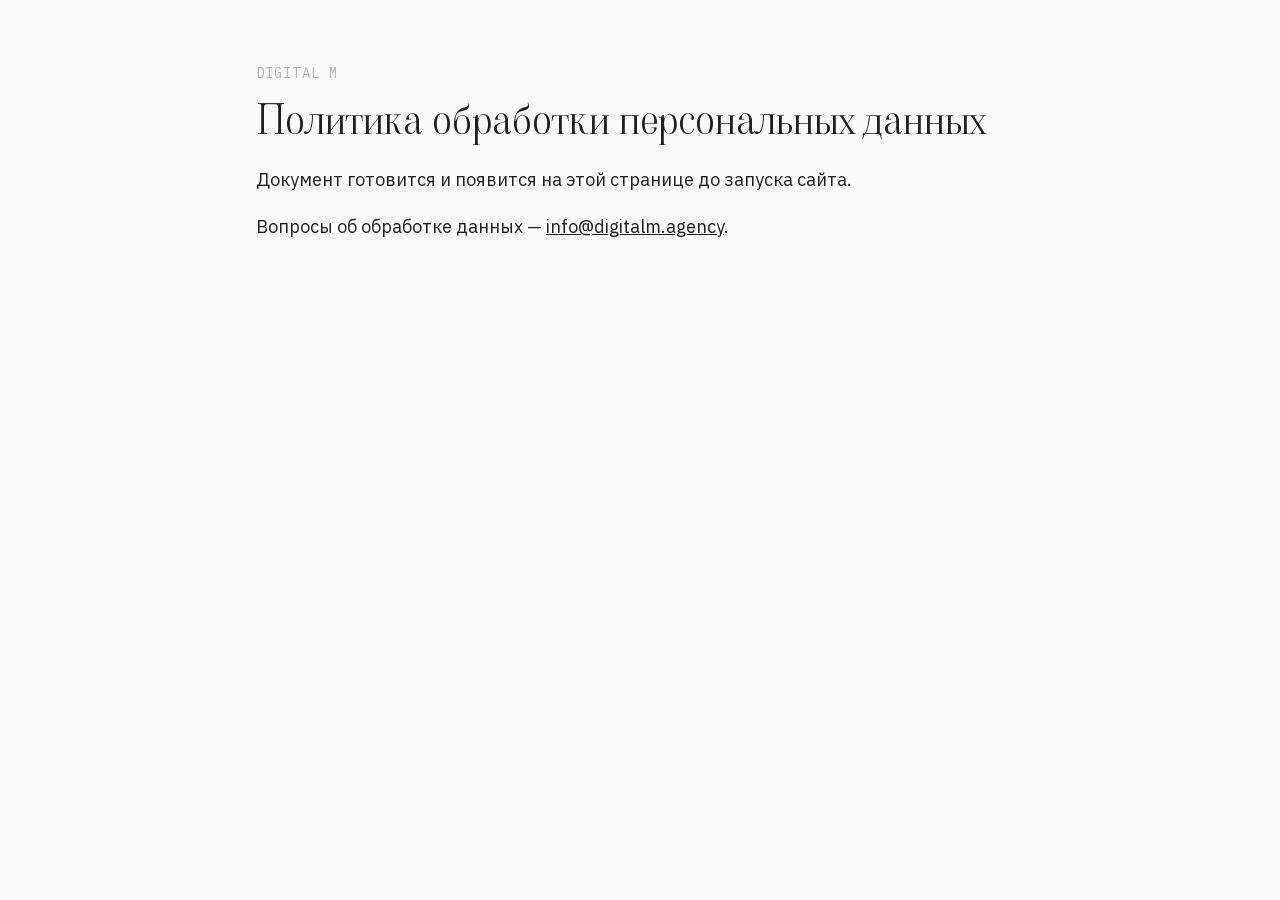
<file: 1210/politika.html>
<!doctype html>
<html lang="ru">
<meta charset="utf-8">
<meta name="viewport" content="width=device-width, initial-scale=1">
<meta name="robots" content="noindex">
<title>Digital M — политика обработки персональных данных</title>
<link href="fonts/fonts.css?v=1210" rel="stylesheet">
<style>
  /* Заглушка 12.10: место под документ есть, текста нет. Политику пишет юрист клиента
     (оператор, ИНН, цели, сроки хранения, порядок отзыва согласия) — выдумывать её нельзя. */
  body{ margin:0; background:#FBFAF8; color:#211E1B; font-family:"IBM Plex Sans",system-ui,sans-serif; }
  main{ max-width:48rem; margin:0 auto; padding:4rem 1.25rem; }
  .k{ font-family:"IBM Plex Mono",monospace; font-size:.875rem; letter-spacing:.08em; text-transform:uppercase; color:#B9B5AC; }
  h1{ font-family:"Viaoda Libre",Georgia,serif; font-weight:400; font-size:2.5rem; line-height:1.1; margin:1rem 0 1.5rem; }
  p{ font-size:1.125rem; line-height:1.6; }
  a{ color:inherit; }
</style>
<main>
  <div class="k">Digital M</div>
  <h1>Политика обработки персональных данных</h1>
  <p>Документ готовится и появится на этой странице до запуска сайта.</p>
  <p>Вопросы об обработке данных — <a href="mailto:info@digitalm.agency">info@digitalm.agency</a>.</p>
</main>
</html>
</file>
<file: mobile.css>
html{ font-size: calc(100vw / 22.5); }
:root{
  --pole: 0.25rem;     
  --col:  4.25rem;     
  --gut:  1rem;        
  --pad:  1rem;        
  --cross: 0.5rem;     
  --plate-h: 2rem;       
  --btn-size: 0.75rem;   
  --btn-h: 2.75rem;      
  --btn-pad: 1.25rem;    
  --plate-w: 14.75rem;   
  --bar: calc(100lvh - 100svh);
  --menu-b: 0rem;       
  --ui-inset: .5rem;    
}
.sheet{ bottom:auto; height:100svh; }
.menu{ bottom:var(--menu-b); }
.menu-wrap{ bottom:calc(var(--menu-b) + var(--btn-h)); }
.window > .x.bl, .window > .x.br{ bottom:calc(var(--menu-b) - var(--cross) / 2); }   
.logo{ padding:calc(var(--ui-inset) - 1px); }   
.kicker{ left:auto; right:var(--ui-inset); top:var(--ui-inset); width:6rem; text-align:right;
         font-size:.75rem; line-height:1rem; }
.scale{ top:auto; bottom:0; right:0; }   
.contact{ display:none; }
.menu{ width:var(--plate-w); }
.menu-wrap{ width:var(--plate-w); }
.grain-hot{ display:none; }            
.stage{ overflow-x:hidden; overflow-y:auto; -webkit-overflow-scrolling:touch; overscroll-behavior:contain;
  scrollbar-width:none; }
.stage::-webkit-scrollbar{ display:none; }
.belt{ position:static; height:100%; transform:none !important; will-change:auto; }   
.scene.scene-hero{ height:100%;   
  grid-template-columns: repeat(4, var(--col));
  grid-template-rows:auto; align-content:center; padding: 0 var(--pad); }   
.hero-body{ margin-bottom:0; }
.tezis{ grid-column: 1 / -1; font-size:2.75rem; line-height:3rem; }   
.tezis br.d{ display:none; }
.tezis br.m{ display:inline; }
.scene{ height:auto; }
.scene-services, .scene-form{ grid-template-columns: repeat(4, var(--col)); padding:4rem var(--pad) 0; }
.svc, .form-head, .form-grid{ grid-column: 1 / -1; }
.scene-team{ display:flex; gap:var(--gut); overflow-x:auto; overflow-y:hidden;
  scroll-snap-type:x mandatory; scroll-padding-left:var(--pad); overscroll-behavior-x:contain;
  padding:4rem var(--pad) 0; scrollbar-width:none; }
.scene-team::-webkit-scrollbar{ display:none; }
.scene-team::after{ content:""; flex:0 0 1px; }     
.staff{ display:contents; }
.card{ flex:0 0 17rem; scroll-snap-align:start; }
.svc-name{ grid-column:1 / -1; font-size:2rem; line-height:2.25rem; }
.svc-list{ grid-column:1 / -1; margin-top:1rem; padding:0; }   
.svc-list li{ font-size:1rem; line-height:1.5rem; }
.name{ font-size:1.75rem; line-height:2rem; margin-top:.5rem; }
.name br{ display:none; }            
.role{ margin-top:1rem; font-size:.75rem; line-height:1rem; }
.bio{ font-size:1rem; line-height:1.5rem; margin-top:.75rem; }
.scene-form{ padding-top:4rem; min-height:100%; }   
.form-head{ font-size:2rem; line-height:2.25rem; }
.form-grid{ grid-template-columns:1fr; margin-top:1rem; }
.f{ height:4.5rem; }                                   
.f-label, .f.tall .f-file{ top:.75rem; height:1rem; line-height:1rem; }
.f input{ bottom:.75rem; font-size:1.25rem; line-height:1.75rem; height:1.75rem; }
.f.tall{ height:6.75rem; }                             
.f textarea{ top:2.25rem; bottom:.75rem; font-size:1.25rem; line-height:1.5rem; }
.form-send{ height:var(--btn-h); }                     
.form-info{ position:static; grid-column:1 / -1; grid-template-columns:1fr 1fr; column-gap:var(--gut);
            row-gap:1rem; margin:1.5rem 0 7rem; }
.form-info div:nth-child(2){ grid-column:1 / -1; order:3; }
.form-info{ display:none; }   
.form-info dt{ line-height:1rem; }
.form-info dd{ margin-top:.25rem; font-size:1rem; line-height:1.5rem; }
@media (hover: none){
  .plate:hover::before, .menu-panel a:hover::before, .form-send:hover::before{ transform:scaleX(0); }
  .plate:hover span, .menu-panel a:hover span, .form-send:hover span{ color:inherit; }
  .plate:hover i::before, .plate:hover i::after{ background:currentColor; }
  .plate:active::before, .menu-panel a:active::before, .form-send:active::before{ transform:scaleX(1); }
  .plate:active span, .menu-panel a:active span, .form-send:active span{ color:var(--paper); }
}
.menu-contacts{ display:flex; flex-direction:column; gap:1rem; margin:0; padding:1.25rem;
  background-image: repeating-linear-gradient(to right, var(--terra) 0 10px, transparent 10px 13px);
  background-size:100% .5px; background-repeat:no-repeat; background-position:bottom left; }   
.menu-panel a:last-of-type::after{ z-index:2; }
.menu-contacts div{ display:flex; flex-direction:column; gap:.25rem; }
.menu-contacts dt{ font-size:var(--btn-size); line-height:1rem; letter-spacing:.08em; text-transform:uppercase; color:var(--mark-dark); }
.menu-contacts dd{ margin:0; display:flex; gap:1rem; font-family:"IBM Plex Sans",system-ui,sans-serif;
                   font-size:1rem; line-height:1.5rem; letter-spacing:-.02em; }
.menu-panel{ grid-template-columns:minmax(0, 1fr); }   
.menu-contacts a{ color:inherit; text-decoration:none; display:inline; height:auto; padding:0; overflow:visible;
                  font-size:inherit; letter-spacing:inherit; text-transform:none; }
.menu-panel .menu-contacts a::before, .menu-panel .menu-contacts a::after{ content:none; }   
.menu-contacts a:active, .menu-contacts .lnk:active{ color:var(--terra); }
.scene-cases{ display:block; padding:4rem 0 0; }
.cases-head{ display:none; }
.cases-tape{ margin:0; overflow-x:auto; overflow-y:hidden; padding-bottom:2rem;   
  scroll-snap-type:x mandatory; scroll-padding-left:var(--pad); overscroll-behavior-x:contain; scrollbar-width:none; }
.cases-tape::-webkit-scrollbar{ display:none; }
.cases-track{ transform:none !important; padding:0 var(--pad); gap:var(--gut); }
.cases-track::after{ content:""; flex:0 0 1px; }
.case{ flex:0 0 18.75rem; scroll-snap-align:start; will-change:transform; }   
.case > *{ --u: 1rem; }
.case-shot{ aspect-ratio:1 / 1; width:100%; }   
.case-chips{ right:.5rem; bottom:.5rem; left:.5rem; flex-wrap:wrap; justify-content:flex-end; }
.case-chips li{ font-size:.625rem; line-height:.875rem; padding:.125rem .375rem; }
.case-body{ grid-template-columns:1fr; row-gap:.625rem; margin-top:.625rem; }   
.case-name{ font-size:1.75rem; line-height:2rem; }
.case-desc{ margin-top:.5rem; font-size:1rem; line-height:1.5rem; }
.case-nums{ column-gap:1rem; padding-top:0; }
.num b{ font-size:1.125rem; line-height:1.5rem; padding-bottom:.5625rem; }   
.num span{ margin-top:.5rem; font-size:.75rem; line-height:1rem; font-family:inherit; letter-spacing:0; }
.svc{ padding:.5rem 0; }
.svc-list{ margin-top:.25rem; }
.stage{ scroll-snap-type: y mandatory; }
.scene{ scroll-snap-align: start; scroll-snap-stop: always; min-height:100%; }
</file>
<file: 1210/fonts/fonts.css>
/* Шрифты сайта — локально (12.10), раньше грузились с Google Fonts. Начертания 400; наборы: кириллица и латиница. */
/* cyrillic-ext */
@font-face {
  font-family: 'IBM Plex Mono';
  font-style: normal;
  font-weight: 400;
  font-display: swap;
  src: url(ibm-plex-mono-400-cyrillic-ext.woff2) format('woff2');
  unicode-range: U+0460-052F, U+1C80-1C8A, U+20B4, U+2DE0-2DFF, U+A640-A69F, U+FE2E-FE2F;
}
/* cyrillic */
@font-face {
  font-family: 'IBM Plex Mono';
  font-style: normal;
  font-weight: 400;
  font-display: swap;
  src: url(ibm-plex-mono-400-cyrillic.woff2) format('woff2');
  unicode-range: U+0301, U+0400-045F, U+0490-0491, U+04B0-04B1, U+2116;
}
/* latin-ext */
@font-face {
  font-family: 'IBM Plex Mono';
  font-style: normal;
  font-weight: 400;
  font-display: swap;
  src: url(ibm-plex-mono-400-latin-ext.woff2) format('woff2');
  unicode-range: U+0100-02BA, U+02BD-02C5, U+02C7-02CC, U+02CE-02D7, U+02DD-02FF, U+0304, U+0308, U+0329, U+1D00-1DBF, U+1E00-1E9F, U+1EF2-1EFF, U+2020, U+20A0-20AB, U+20AD-20C4, U+2113, U+2C60-2C7F, U+A720-A7FF;
}
/* latin */
@font-face {
  font-family: 'IBM Plex Mono';
  font-style: normal;
  font-weight: 400;
  font-display: swap;
  src: url(ibm-plex-mono-400-latin.woff2) format('woff2');
  unicode-range: U+0000-00FF, U+0131, U+0152-0153, U+02BB-02BC, U+02C6, U+02DA, U+02DC, U+0304, U+0308, U+0329, U+2000-206F, U+20AC, U+2122, U+2191, U+2193, U+2212, U+2215, U+FEFF, U+FFFD;
}
/* cyrillic-ext */
@font-face {
  font-family: 'IBM Plex Sans';
  font-style: normal;
  font-weight: 400;
  font-stretch: 100%;
  font-display: swap;
  src: url(ibm-plex-sans-400-cyrillic-ext.woff2) format('woff2');
  unicode-range: U+0460-052F, U+1C80-1C8A, U+20B4, U+2DE0-2DFF, U+A640-A69F, U+FE2E-FE2F;
}
/* cyrillic */
@font-face {
  font-family: 'IBM Plex Sans';
  font-style: normal;
  font-weight: 400;
  font-stretch: 100%;
  font-display: swap;
  src: url(ibm-plex-sans-400-cyrillic.woff2) format('woff2');
  unicode-range: U+0301, U+0400-045F, U+0490-0491, U+04B0-04B1, U+2116;
}
/* latin-ext */
@font-face {
  font-family: 'IBM Plex Sans';
  font-style: normal;
  font-weight: 400;
  font-stretch: 100%;
  font-display: swap;
  src: url(ibm-plex-sans-400-latin-ext.woff2) format('woff2');
  unicode-range: U+0100-02BA, U+02BD-02C5, U+02C7-02CC, U+02CE-02D7, U+02DD-02FF, U+0304, U+0308, U+0329, U+1D00-1DBF, U+1E00-1E9F, U+1EF2-1EFF, U+2020, U+20A0-20AB, U+20AD-20C4, U+2113, U+2C60-2C7F, U+A720-A7FF;
}
/* latin */
@font-face {
  font-family: 'IBM Plex Sans';
  font-style: normal;
  font-weight: 400;
  font-stretch: 100%;
  font-display: swap;
  src: url(ibm-plex-sans-400-latin.woff2) format('woff2');
  unicode-range: U+0000-00FF, U+0131, U+0152-0153, U+02BB-02BC, U+02C6, U+02DA, U+02DC, U+0304, U+0308, U+0329, U+2000-206F, U+20AC, U+2122, U+2191, U+2193, U+2212, U+2215, U+FEFF, U+FFFD;
}
/* cyrillic-ext */
@font-face {
  font-family: 'Viaoda Libre';
  font-style: normal;
  font-weight: 400;
  font-display: swap;
  src: url(viaoda-libre-400-cyrillic-ext.woff2) format('woff2');
  unicode-range: U+0460-052F, U+1C80-1C8A, U+20B4, U+2DE0-2DFF, U+A640-A69F, U+FE2E-FE2F;
}
/* cyrillic */
@font-face {
  font-family: 'Viaoda Libre';
  font-style: normal;
  font-weight: 400;
  font-display: swap;
  src: url(viaoda-libre-400-cyrillic.woff2) format('woff2');
  unicode-range: U+0301, U+0400-045F, U+0490-0491, U+04B0-04B1, U+2116;
}
/* latin-ext */
@font-face {
  font-family: 'Viaoda Libre';
  font-style: normal;
  font-weight: 400;
  font-display: swap;
  src: url(viaoda-libre-400-latin-ext.woff2) format('woff2');
  unicode-range: U+0100-02BA, U+02BD-02C5, U+02C7-02CC, U+02CE-02D7, U+02DD-02FF, U+0304, U+0308, U+0329, U+1D00-1DBF, U+1E00-1E9F, U+1EF2-1EFF, U+2020, U+20A0-20AB, U+20AD-20C4, U+2113, U+2C60-2C7F, U+A720-A7FF;
}
/* latin */
@font-face {
  font-family: 'Viaoda Libre';
  font-style: normal;
  font-weight: 400;
  font-display: swap;
  src: url(viaoda-libre-400-latin.woff2) format('woff2');
  unicode-range: U+0000-00FF, U+0131, U+0152-0153, U+02BB-02BC, U+02C6, U+02DA, U+02DC, U+0304, U+0308, U+0329, U+2000-206F, U+20AC, U+2122, U+2191, U+2193, U+2212, U+2215, U+FEFF, U+FFFD;
}
</file>
<file: 1210/mobile.css>
html{ font-size: calc(100vw / 22.5); }
:root{
  --pole: 0.25rem;     
  --col:  4.25rem;     
  --gut:  1rem;        
  --pad:  1rem;        
  --cross: 0.5rem;     
  --plate-h: 2rem;       
  --btn-size: 0.75rem;   
  --btn-h: 2.75rem;      
  --btn-pad: 1.25rem;    
  --plate-w: 14.75rem;   
  --bar: calc(100lvh - 100svh);
  --menu-b: 0rem;       
  --ui-inset: .5rem;    
}
.sheet{ bottom:auto; height:100svh; }
.menu{ bottom:var(--menu-b); }
.menu-wrap{ bottom:calc(var(--menu-b) + var(--btn-h)); }
.window > .x.bl, .window > .x.br{ bottom:calc(var(--menu-b) - var(--cross) / 2); }   
.logo{ padding:calc(var(--ui-inset) - 1px); }   
.kicker{ left:auto; right:var(--ui-inset); top:var(--ui-inset); width:6rem; text-align:right;
         font-size:.75rem; line-height:1rem; }
.scale{ top:auto; bottom:0; right:0; }   
.contact{ display:none; }
.menu{ width:var(--plate-w); }
.menu-wrap{ width:var(--plate-w); }
.grain-hot{ display:none; }            
.stage{ overflow-x:hidden; overflow-y:auto; -webkit-overflow-scrolling:touch; overscroll-behavior:contain;
  scrollbar-width:none; }
.stage::-webkit-scrollbar{ display:none; }
.belt{ position:static; height:100%; transform:none !important; will-change:auto; }   
.scene.scene-hero{ height:100%;   
  grid-template-columns: repeat(4, var(--col));
  grid-template-rows:auto; align-content:center; padding: 0 var(--pad); }   
.hero-body{ margin-bottom:0; }
.tezis{ grid-column: 1 / -1; font-size:2.75rem; line-height:3rem; }   
.tezis br.d{ display:none; }
.tezis br.m{ display:inline; }
.scene{ height:auto; }
.scene-services, .scene-form{ grid-template-columns: repeat(4, var(--col)); padding:4rem var(--pad) 0; }
.svc, .form-head, .form-grid{ grid-column: 1 / -1; }
.scene-team{ display:flex; gap:var(--gut); overflow-x:auto; overflow-y:hidden;
  scroll-snap-type:x mandatory; scroll-padding-left:var(--pad); overscroll-behavior-x:contain;
  padding:4rem var(--pad) 0; scrollbar-width:none; }
.scene-team::-webkit-scrollbar{ display:none; }
.scene-team::after{ content:""; flex:0 0 1px; }     
.staff{ display:contents; }
.card{ flex:0 0 17rem; scroll-snap-align:start; }
.svc-name{ grid-column:1 / -1; font-size:2rem; line-height:2.25rem; }
.svc-list{ grid-column:1 / -1; margin-top:1rem; padding:0; }   
.svc-list li{ font-size:1rem; line-height:1.5rem; }
.name{ font-size:1.75rem; line-height:2rem; margin-top:.5rem; }
.name br{ display:none; }            
.role{ margin-top:1rem; font-size:.75rem; line-height:1rem; }
.bio{ font-size:1rem; line-height:1.5rem; margin-top:.75rem; }
.scene-form{ padding-top:4rem; min-height:100%; }   
.form-head{ font-size:2rem; line-height:2.25rem; }
.form-grid{ grid-template-columns:1fr; margin-top:1rem; }
.f{ height:4.5rem; }                                   
.f-label, .f.tall .f-file{ top:.75rem; height:1rem; line-height:1rem; }
.f input{ bottom:.75rem; font-size:1.25rem; line-height:1.75rem; height:1.75rem; }
.f.tall{ height:6.75rem; }                             
.f textarea{ top:2.25rem; bottom:.75rem; font-size:1.25rem; line-height:1.5rem; }
.form-send{ height:var(--btn-h); }                     
.form-grid .f, .form-grid .f.tall{ height:4rem; }                                   
.form-grid .f-label, .form-grid .f.tall .f-file{ top:.5rem; }
.form-grid .f input{ bottom:.5rem; }
.form-grid .f textarea{ top:1.75rem; bottom:.5rem; line-height:1.75rem; padding:0; scrollbar-width:none; }   
.form-grid .f textarea::-webkit-scrollbar{ display:none; }
.form-info{ position:static; grid-column:1 / -1; grid-template-columns:1fr 1fr; column-gap:var(--gut);
            row-gap:1rem; margin:1.5rem 0 7rem; }
.form-info div:nth-child(2){ grid-column:1 / -1; order:3; }
.form-info{ display:none; }   
.form-info dt{ line-height:1rem; }
.form-info dd{ margin-top:.25rem; font-size:1rem; line-height:1.5rem; }
@media (hover: none){
  .plate:hover::before, .menu-panel a:hover::before, .form-send:hover::before{ transform:scaleX(0); }
  .plate:hover span, .menu-panel a:hover span, .form-send:hover span{ color:inherit; }
  .plate:hover i::before, .plate:hover i::after{ background:currentColor; }
  .plate:active::before, .menu-panel a:active::before, .form-send:active::before{ transform:scaleX(1); }
  .plate:active span, .menu-panel a:active span, .form-send:active span{ color:var(--paper); }
}
.menu-contacts{ display:flex; flex-direction:column; gap:1rem; margin:0; padding:1.25rem;
  background-image: repeating-linear-gradient(to right, var(--terra) 0 10px, transparent 10px 13px);
  background-size:100% .5px; background-repeat:no-repeat; background-position:bottom left; }   
.menu-panel a:last-of-type::after{ z-index:2; }
.menu-contacts div{ display:flex; flex-direction:column; gap:.25rem; }
.menu-contacts dt{ font-size:var(--btn-size); line-height:1rem; letter-spacing:.08em; text-transform:uppercase; color:var(--mark-dark); }
.menu-contacts dd{ margin:0; display:flex; gap:1rem; font-family:"IBM Plex Sans",system-ui,sans-serif;
                   font-size:1rem; line-height:1.5rem; letter-spacing:-.02em; }
.menu-panel{ grid-template-columns:minmax(0, 1fr); }   
.menu-contacts a{ color:inherit; text-decoration:none; display:inline; height:auto; padding:0; overflow:visible;
                  font-size:inherit; letter-spacing:inherit; text-transform:none; }
.menu-panel .menu-contacts a::before, .menu-panel .menu-contacts a::after{ content:none; }   
.menu-contacts a:active{ color:var(--terra); }
.scene-cases{ display:block; padding:4rem 0 0; }
.cases-head{ display:none; }
.cases-tape{ margin:0; overflow-x:auto; overflow-y:hidden; padding-bottom:2rem;   
  scroll-snap-type:x mandatory; scroll-padding-left:var(--pad); overscroll-behavior-x:contain; scrollbar-width:none; }
.cases-tape::-webkit-scrollbar{ display:none; }
.cases-track{ transform:none !important; padding:0 var(--pad); gap:var(--gut); }
.cases-track::after{ content:""; flex:0 0 1px; }
.case{ flex:0 0 18.75rem; scroll-snap-align:start; will-change:transform; }   
.case > *{ --u: 1rem; }
.case-shot{ aspect-ratio:1 / 1; width:100%; }   
.case-chips{ right:.5rem; bottom:.5rem; left:.5rem; flex-wrap:wrap; justify-content:flex-end; }
.case-chips li{ font-size:.625rem; line-height:.875rem; padding:.125rem .375rem; }
.case-body{ grid-template-columns:1fr; row-gap:.625rem; margin-top:.625rem; }   
.case-name{ font-size:1.75rem; line-height:2rem; }
.case-desc{ margin-top:.5rem; font-size:1rem; line-height:1.5rem; }
.case-nums{ column-gap:1rem; padding-top:0; }
.num b{ font-size:1.125rem; line-height:1.5rem; padding-bottom:.5625rem; }   
.num span{ margin-top:.5rem; font-size:.75rem; line-height:1rem; font-family:inherit; letter-spacing:0; }
.svc{ padding:.5rem 0; }
.svc-list{ margin-top:.25rem; }
.stage{ scroll-snap-type: y mandatory; }
.scene{ scroll-snap-align: start; scroll-snap-stop: always; min-height:100%; }
.pop{ left:0; right:0; top:0; bottom:0; width:auto; transform:translateY(1rem); overflow-y:auto;
      padding:4.5rem var(--pad) 0; overscroll-behavior:contain; }
.window.pop-open .pop{ transform:none; }
.pop-close{ width:var(--plate-w); height:var(--btn-h); }
.pop-head{ margin-top:1rem; font-size:2rem; line-height:2.25rem; }
.pop-text{ font-size:1rem; line-height:1.5rem; }
.pop-grid{ grid-template-columns:1fr; }
.pop .form-send{ height:var(--btn-h); margin:0 calc(-1 * var(--pad)); width:calc(100% + 2 * var(--pad)); }
.pop-done .form-send{ margin-top:1.5rem; }
.agree{ padding:1rem 0; align-items:flex-start; font-size:.875rem; line-height:1.25rem; }   
.agree input{ margin-top:0; }
.pop .form-send span{ padding-left:calc(var(--pad) + var(--btn-pad)); }
.pop .agree{ padding-bottom:2rem; }   
@media (min-width: 600px){
  :root{ font-size: min(calc(100vw / 32), 24px);   
    --col: calc((100vw - 2 * var(--pole) - 2 * var(--pad) - 3 * var(--gut)) / 4); }
}
</file>
<file: 2409/mobile.css>
html{ font-size: calc(100vw / 22.5); }
:root{
  --pole: 0.25rem;     
  --col:  4.25rem;     
  --gut:  1rem;        
  --pad:  1rem;        
  --cross: 0.5rem;     
  --mm: .75rem;          
  --plate-h: 2rem;       
  --btn-size: 0.75rem;   
  --btn-h: 2.75rem;      
  --btn-pad: 1.25rem;    
  --plate-w: 14.75rem;   
  --bar: calc(100lvh - 100svh);
  --menu-b: calc(var(--bar) + .5rem);
}
.sheet{ bottom:auto; height:100lvh; }
.menu{ bottom:var(--menu-b); }
.menu-wrap{ bottom:calc(var(--menu-b) + var(--btn-h)); }
.scale{ bottom:calc(var(--menu-b) - .25rem); }
.window > .x.bl, .window > .x.br{ bottom:calc(var(--menu-b) - var(--cross) / 2); }   
.logo{ top:.5rem; }
.kicker{ left:auto; right:var(--inset); top:.5rem; width:6rem; text-align:right;
         font-size:.75rem; line-height:1rem; }
.scale{ top:auto; bottom:var(--menu-b); right:var(--inset); background:none; padding-left:0; }
.contact{ display:none; }
.menu{ width:var(--plate-w); }
.menu-wrap{ width:var(--plate-w); }
.grain-hot{ display:none; }            
.stage{ overflow-x:hidden; overflow-y:auto; -webkit-overflow-scrolling:touch; overscroll-behavior:contain;
  scrollbar-width:none;
  -webkit-mask-image: linear-gradient(to bottom, transparent 0, transparent 3rem, #000 3.75rem,
                      #000 calc(100% - var(--menu-b) - 3.5rem), transparent calc(100% - var(--menu-b) - 2.75rem), transparent 100%);
          mask-image: linear-gradient(to bottom, transparent 0, transparent 3rem, #000 3.75rem,
                      #000 calc(100% - var(--menu-b) - 3.5rem), transparent calc(100% - var(--menu-b) - 2.75rem), transparent 100%); }
.stage::-webkit-scrollbar{ display:none; }
.belt{ position:static; height:100%; transform:none !important; will-change:auto; }   
.scene.scene-hero{ height:100%;   
  grid-template-columns: repeat(4, var(--col));
  grid-template-rows:auto; align-content:center; padding: 0 var(--pad); }   
.hero-body{ margin-bottom:0; }
.tezis{ grid-column: 1 / -1; font-size:2.75rem; line-height:3rem; }   
.tezis br.d{ display:none; }
.tezis br.m{ display:inline; }
.scene{ height:auto; }
.scene-services, .scene-form{ grid-template-columns: repeat(4, var(--col)); padding:4rem var(--pad) 0; }
.svc, .form-head, .form-grid{ grid-column: 1 / -1; }
.scene-team{ display:flex; gap:var(--gut); overflow-x:auto; overflow-y:hidden;
  scroll-snap-type:x mandatory; scroll-padding-left:var(--pad); overscroll-behavior-x:contain;
  padding:4rem var(--pad) 0; scrollbar-width:none; }
.scene-team::-webkit-scrollbar{ display:none; }
.scene-team::after{ content:""; flex:0 0 1px; }     
.staff{ display:contents; }
.card{ flex:0 0 17rem; scroll-snap-align:start; }
.svc-name{ grid-column:1 / -1; font-size:2rem; line-height:2.25rem; }
.svc-list{ grid-column:1 / -1; margin-top:1rem; padding:0; }   
.svc-list li{ font-size:1rem; line-height:1.5rem; }
.name{ font-size:1.75rem; line-height:2rem; margin-top:.5rem; }
.name br{ display:none; }            
.role{ margin-top:1rem; font-size:.75rem; line-height:1rem; }
.bio{ font-size:1rem; line-height:1.5rem; margin-top:.75rem; }
.scene-form{ padding-top:4rem; min-height:100%; }   
.form-head{ font-size:2rem; line-height:2.25rem; }
.form-grid{ grid-template-columns:1fr; margin-top:1rem; }
.f{ height:4.5rem; }                                   
.f-label, .f.tall .f-file{ top:.75rem; height:1rem; line-height:1rem; }
.f input{ bottom:.75rem; font-size:1.25rem; line-height:1.75rem; height:1.75rem; }
.f.tall{ height:6.75rem; }                             
.f textarea{ top:2.25rem; bottom:.75rem; font-size:1.25rem; line-height:1.5rem; }
.form-send{ height:var(--btn-h); }                     
.form-info{ position:static; grid-column:1 / -1; grid-template-columns:1fr 1fr; column-gap:var(--gut);
            row-gap:1rem; margin:1.5rem 0 7rem; }
.form-info div:nth-child(2){ grid-column:1 / -1; order:3; }
.form-info{ display:none; }   
.form-info dt{ line-height:1rem; }
.form-info dd{ margin-top:.25rem; font-size:1rem; line-height:1.5rem; }
@media (hover: none){
  .plate:hover::before, .menu-panel a:hover::before, .form-send:hover::before{ transform:scaleX(0); }
  .plate:hover span, .menu-panel a:hover span, .form-send:hover span{ color:inherit; }
  .plate:hover i::before, .plate:hover i::after{ background:currentColor; }
  .plate:active::before, .menu-panel a:active::before, .form-send:active::before{ transform:scaleX(1); }
  .plate:active span, .menu-panel a:active span, .form-send:active span{ color:var(--paper); }
}
.menu-contacts{ display:flex; flex-direction:column; gap:1rem; margin:0; padding:1.25rem;
  background-image: repeating-linear-gradient(to right, var(--terra) 0 10px, transparent 10px 13px);
  background-size:100% 1px; background-repeat:no-repeat; background-position:bottom left; }
.menu-panel a:last-of-type::after{ z-index:2; }
.menu-contacts div{ display:flex; flex-direction:column; gap:.25rem; }
.menu-contacts dt{ font-size:var(--btn-size); line-height:1rem; letter-spacing:.08em; text-transform:uppercase; color:var(--mark-dark); }
.menu-contacts dd{ margin:0; display:flex; gap:1rem; font-family:"IBM Plex Sans",system-ui,sans-serif;
                   font-size:1rem; line-height:1.5rem; letter-spacing:-.02em; }
.menu-panel{ grid-template-columns:minmax(0, 1fr); }   
.menu-contacts a{ color:inherit; text-decoration:none; display:inline; height:auto; padding:0; overflow:visible;
                  font-size:inherit; letter-spacing:inherit; text-transform:none; }
.menu-panel .menu-contacts a::before, .menu-panel .menu-contacts a::after{ content:none; }   
.menu-contacts a:active, .menu-contacts .lnk:active{ color:var(--terra); }
</file>
<file: 2909/mobile.css>
html{ font-size: calc(100vw / 22.5); }
:root{
  --pole: 0.25rem;     
  --col:  4.25rem;     
  --gut:  1rem;        
  --pad:  1rem;        
  --cross: 0.5rem;     
  --plate-h: 2rem;       
  --btn-size: 0.75rem;   
  --btn-h: 2.75rem;      
  --btn-pad: 1.25rem;    
  --plate-w: 14.75rem;   
  --bar: calc(100lvh - 100svh);
  --menu-b: 0rem;       
  --ui-inset: .5rem;    
}
.sheet{ bottom:auto; height:100svh; }
.menu{ bottom:var(--menu-b); }
.menu-wrap{ bottom:calc(var(--menu-b) + var(--btn-h)); }
.window > .x.bl, .window > .x.br{ bottom:calc(var(--menu-b) - var(--cross) / 2); }   
.logo{ padding:calc(var(--ui-inset) - 1px); }   
.kicker{ left:auto; right:var(--ui-inset); top:var(--ui-inset); width:6rem; text-align:right;
         font-size:.75rem; line-height:1rem; }
.scale{ top:auto; bottom:0; right:0; }   
.contact{ display:none; }
.menu{ width:var(--plate-w); }
.menu-wrap{ width:var(--plate-w); }
.grain-hot{ display:none; }            
.stage{ overflow-x:hidden; overflow-y:auto; -webkit-overflow-scrolling:touch; overscroll-behavior:contain;
  scrollbar-width:none; }
.stage::-webkit-scrollbar{ display:none; }
.belt{ position:static; height:100%; transform:none !important; will-change:auto; }   
.scene.scene-hero{ height:100%;   
  grid-template-columns: repeat(4, var(--col));
  grid-template-rows:auto; align-content:center; padding: 0 var(--pad); }   
.hero-body{ margin-bottom:0; }
.tezis{ grid-column: 1 / -1; font-size:2.75rem; line-height:3rem; }   
.tezis br.d{ display:none; }
.tezis br.m{ display:inline; }
.scene{ height:auto; }
.scene-services, .scene-form{ grid-template-columns: repeat(4, var(--col)); padding:4rem var(--pad) 0; }
.svc, .form-head, .form-grid{ grid-column: 1 / -1; }
.scene-team{ display:flex; gap:var(--gut); overflow-x:auto; overflow-y:hidden;
  scroll-snap-type:x mandatory; scroll-padding-left:var(--pad); overscroll-behavior-x:contain;
  padding:4rem var(--pad) 0; scrollbar-width:none; }
.scene-team::-webkit-scrollbar{ display:none; }
.scene-team::after{ content:""; flex:0 0 1px; }     
.staff{ display:contents; }
.card{ flex:0 0 17rem; scroll-snap-align:start; }
.svc-name{ grid-column:1 / -1; font-size:2rem; line-height:2.25rem; }
.svc-list{ grid-column:1 / -1; margin-top:1rem; padding:0; }   
.svc-list li{ font-size:1rem; line-height:1.5rem; }
.name{ font-size:1.75rem; line-height:2rem; margin-top:.5rem; }
.name br{ display:none; }            
.role{ margin-top:1rem; font-size:.75rem; line-height:1rem; }
.bio{ font-size:1rem; line-height:1.5rem; margin-top:.75rem; }
.scene-form{ padding-top:4rem; min-height:100%; }   
.form-head{ font-size:2rem; line-height:2.25rem; }
.form-grid{ grid-template-columns:1fr; margin-top:1rem; }
.f{ height:4.5rem; }                                   
.f-label, .f.tall .f-file{ top:.75rem; height:1rem; line-height:1rem; }
.f input{ bottom:.75rem; font-size:1.25rem; line-height:1.75rem; height:1.75rem; }
.f.tall{ height:6.75rem; }                             
.f textarea{ top:2.25rem; bottom:.75rem; font-size:1.25rem; line-height:1.5rem; }
.form-send{ height:var(--btn-h); }                     
.form-info{ position:static; grid-column:1 / -1; grid-template-columns:1fr 1fr; column-gap:var(--gut);
            row-gap:1rem; margin:1.5rem 0 7rem; }
.form-info div:nth-child(2){ grid-column:1 / -1; order:3; }
.form-info{ display:none; }   
.form-info dt{ line-height:1rem; }
.form-info dd{ margin-top:.25rem; font-size:1rem; line-height:1.5rem; }
@media (hover: none){
  .plate:hover::before, .menu-panel a:hover::before, .form-send:hover::before{ transform:scaleX(0); }
  .plate:hover span, .menu-panel a:hover span, .form-send:hover span{ color:inherit; }
  .plate:hover i::before, .plate:hover i::after{ background:currentColor; }
  .plate:active::before, .menu-panel a:active::before, .form-send:active::before{ transform:scaleX(1); }
  .plate:active span, .menu-panel a:active span, .form-send:active span{ color:var(--paper); }
}
.menu-contacts{ display:flex; flex-direction:column; gap:1rem; margin:0; padding:1.25rem;
  background-image: repeating-linear-gradient(to right, var(--terra) 0 10px, transparent 10px 13px);
  background-size:100% .5px; background-repeat:no-repeat; background-position:bottom left; }   
.menu-panel a:last-of-type::after{ z-index:2; }
.menu-contacts div{ display:flex; flex-direction:column; gap:.25rem; }
.menu-contacts dt{ font-size:var(--btn-size); line-height:1rem; letter-spacing:.08em; text-transform:uppercase; color:var(--mark-dark); }
.menu-contacts dd{ margin:0; display:flex; gap:1rem; font-family:"IBM Plex Sans",system-ui,sans-serif;
                   font-size:1rem; line-height:1.5rem; letter-spacing:-.02em; }
.menu-panel{ grid-template-columns:minmax(0, 1fr); }   
.menu-contacts a{ color:inherit; text-decoration:none; display:inline; height:auto; padding:0; overflow:visible;
                  font-size:inherit; letter-spacing:inherit; text-transform:none; }
.menu-panel .menu-contacts a::before, .menu-panel .menu-contacts a::after{ content:none; }   
.menu-contacts a:active, .menu-contacts .lnk:active{ color:var(--terra); }
</file>
